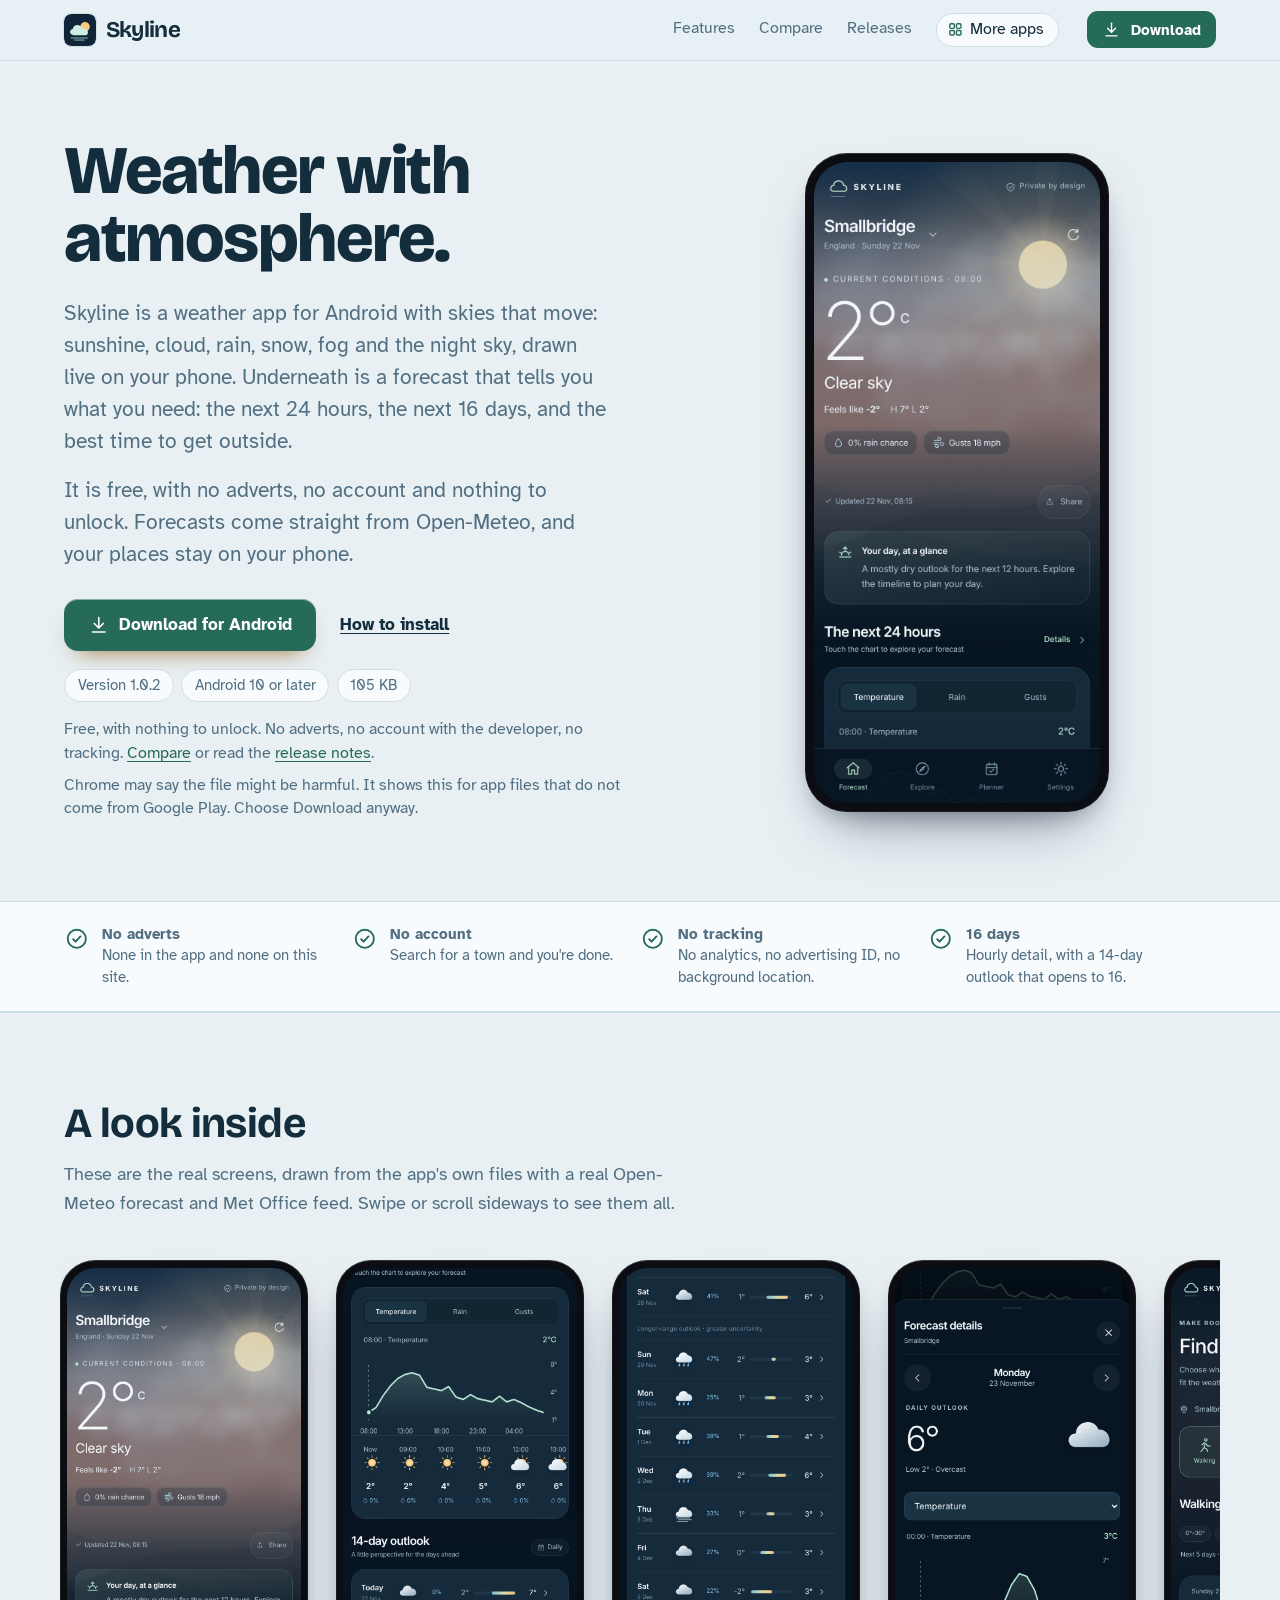
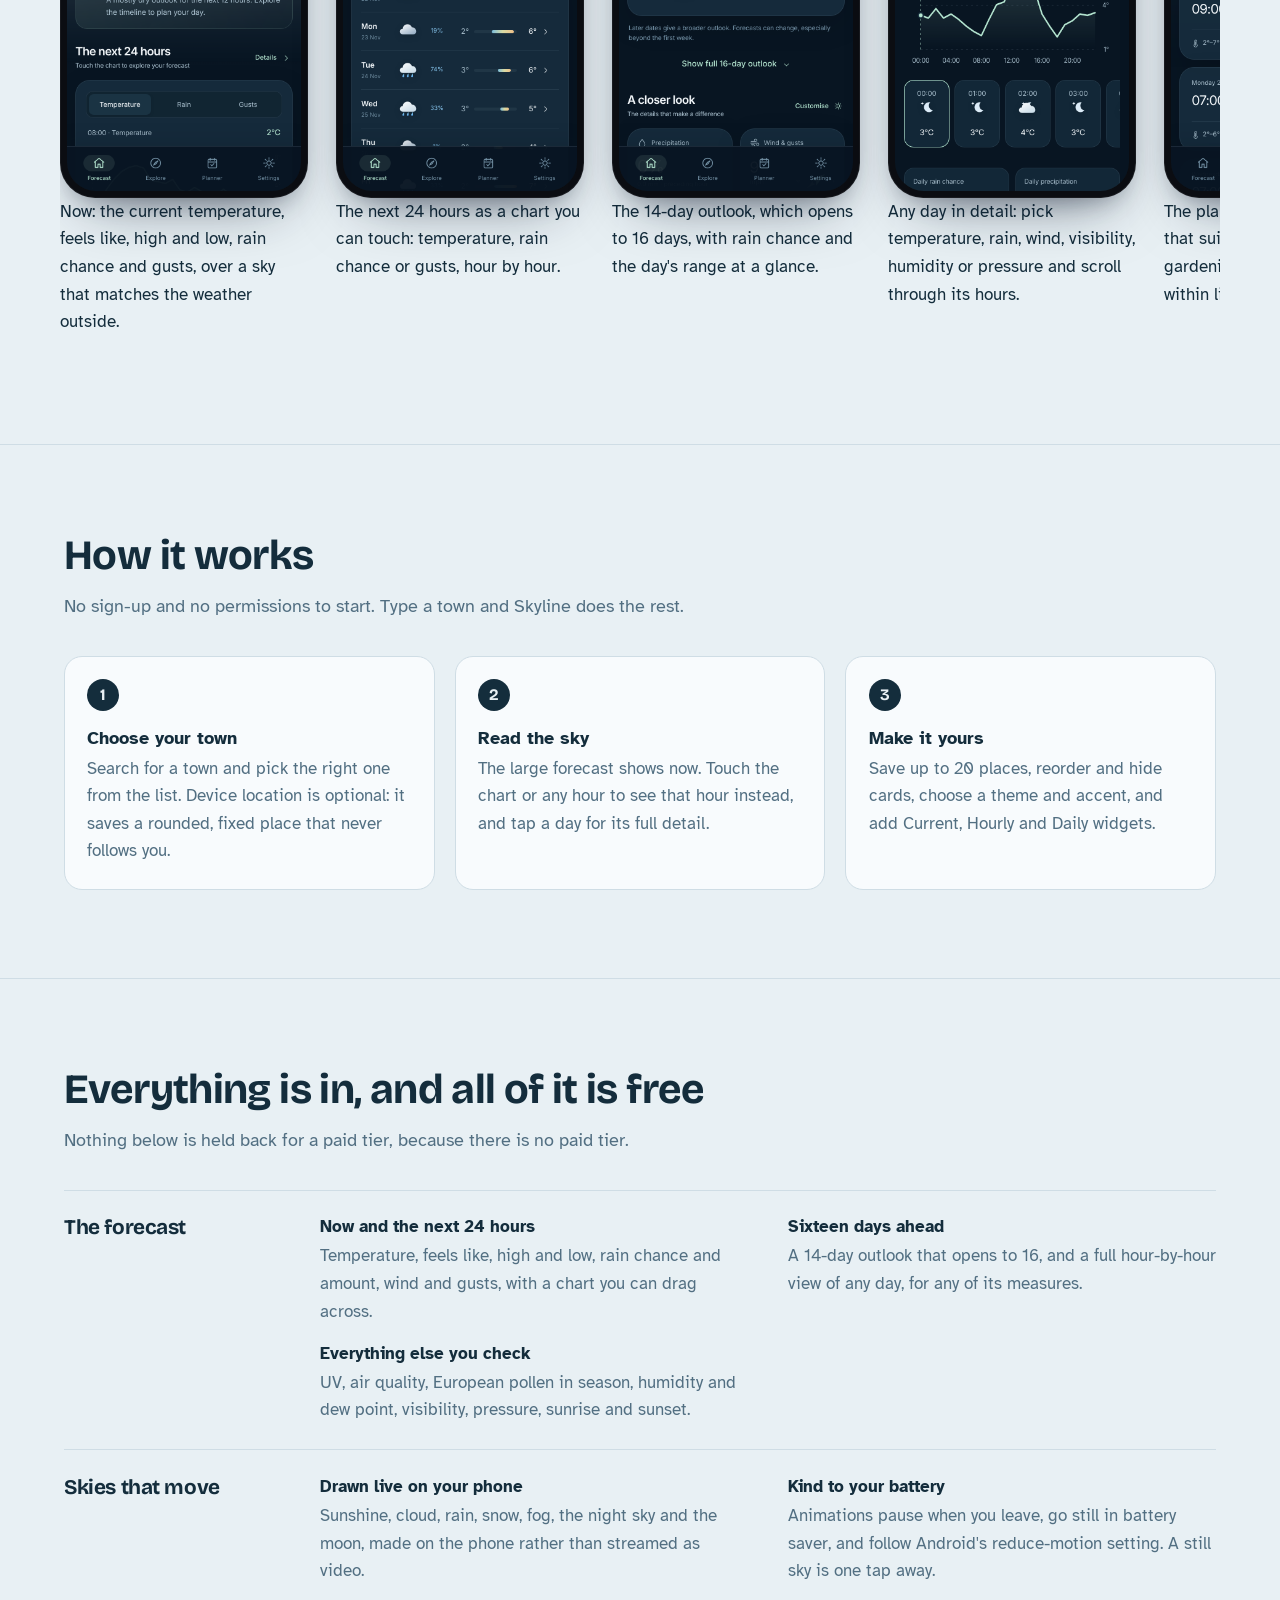
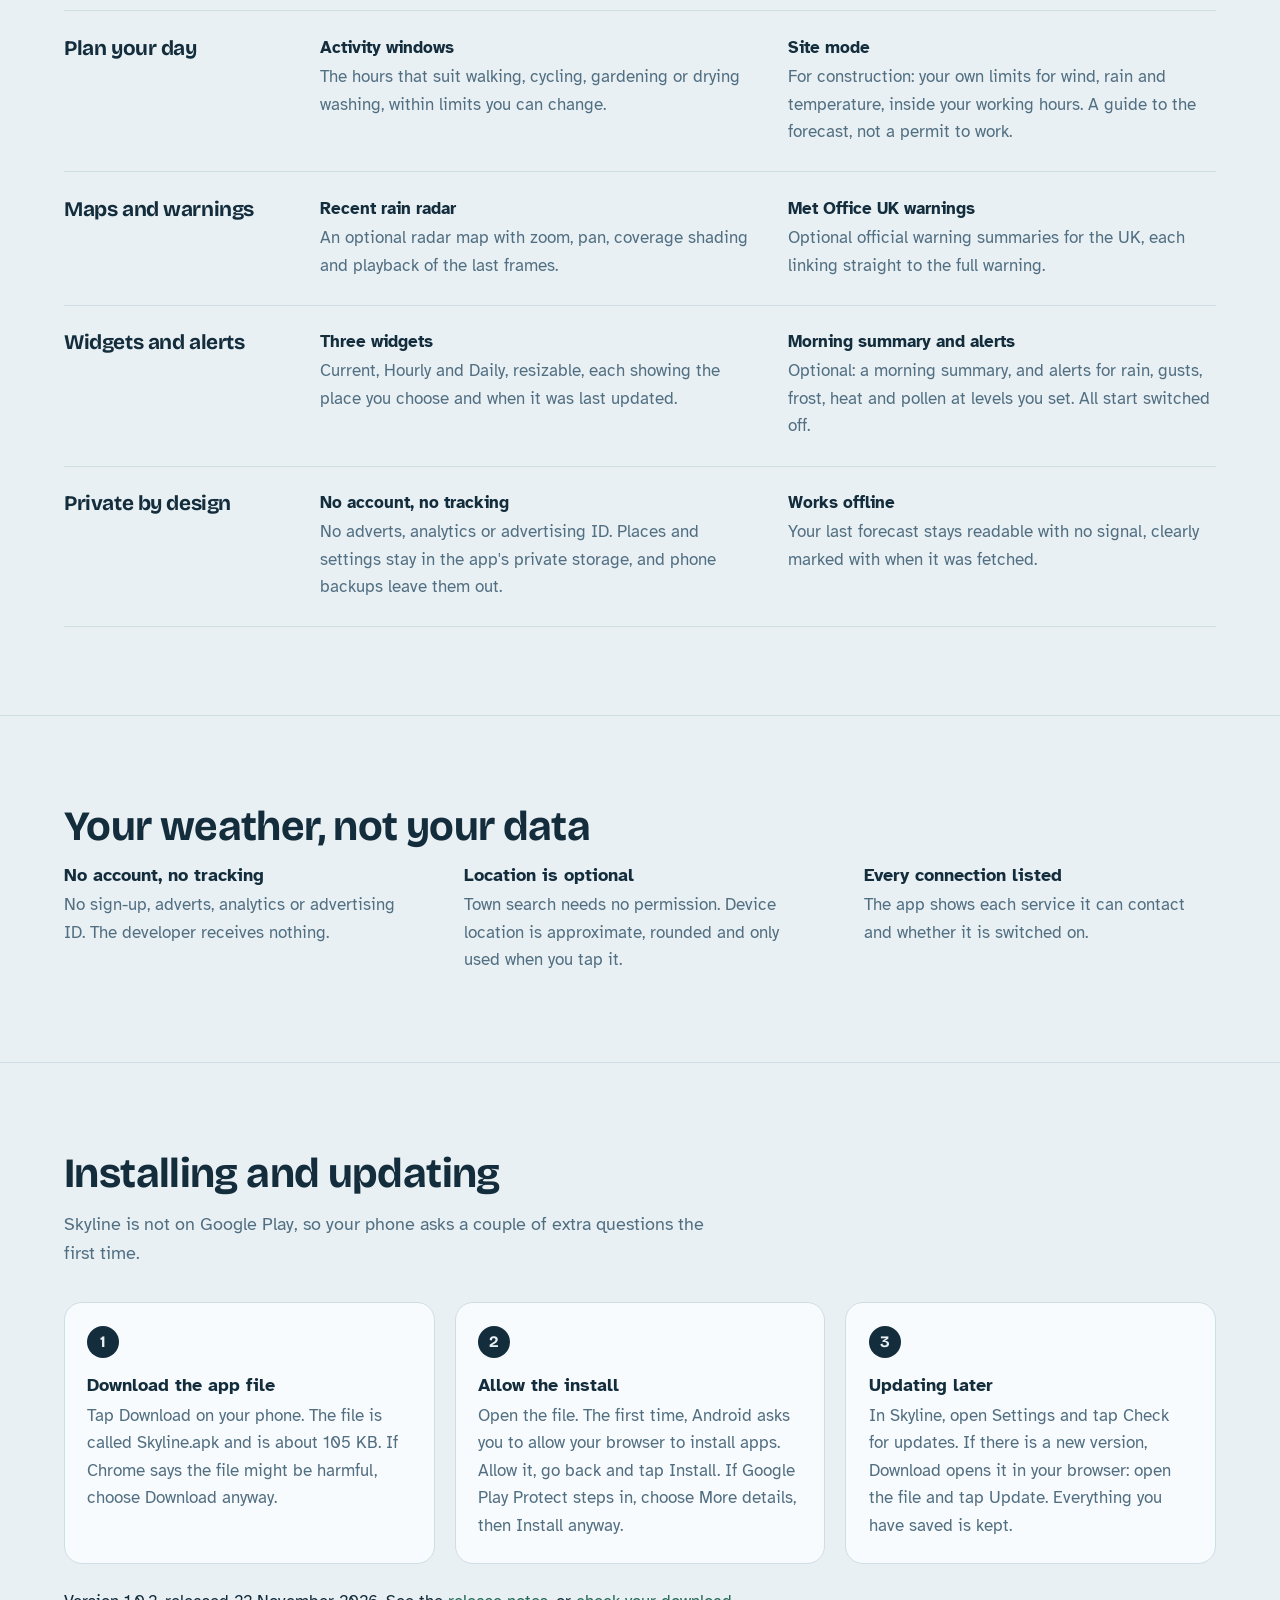
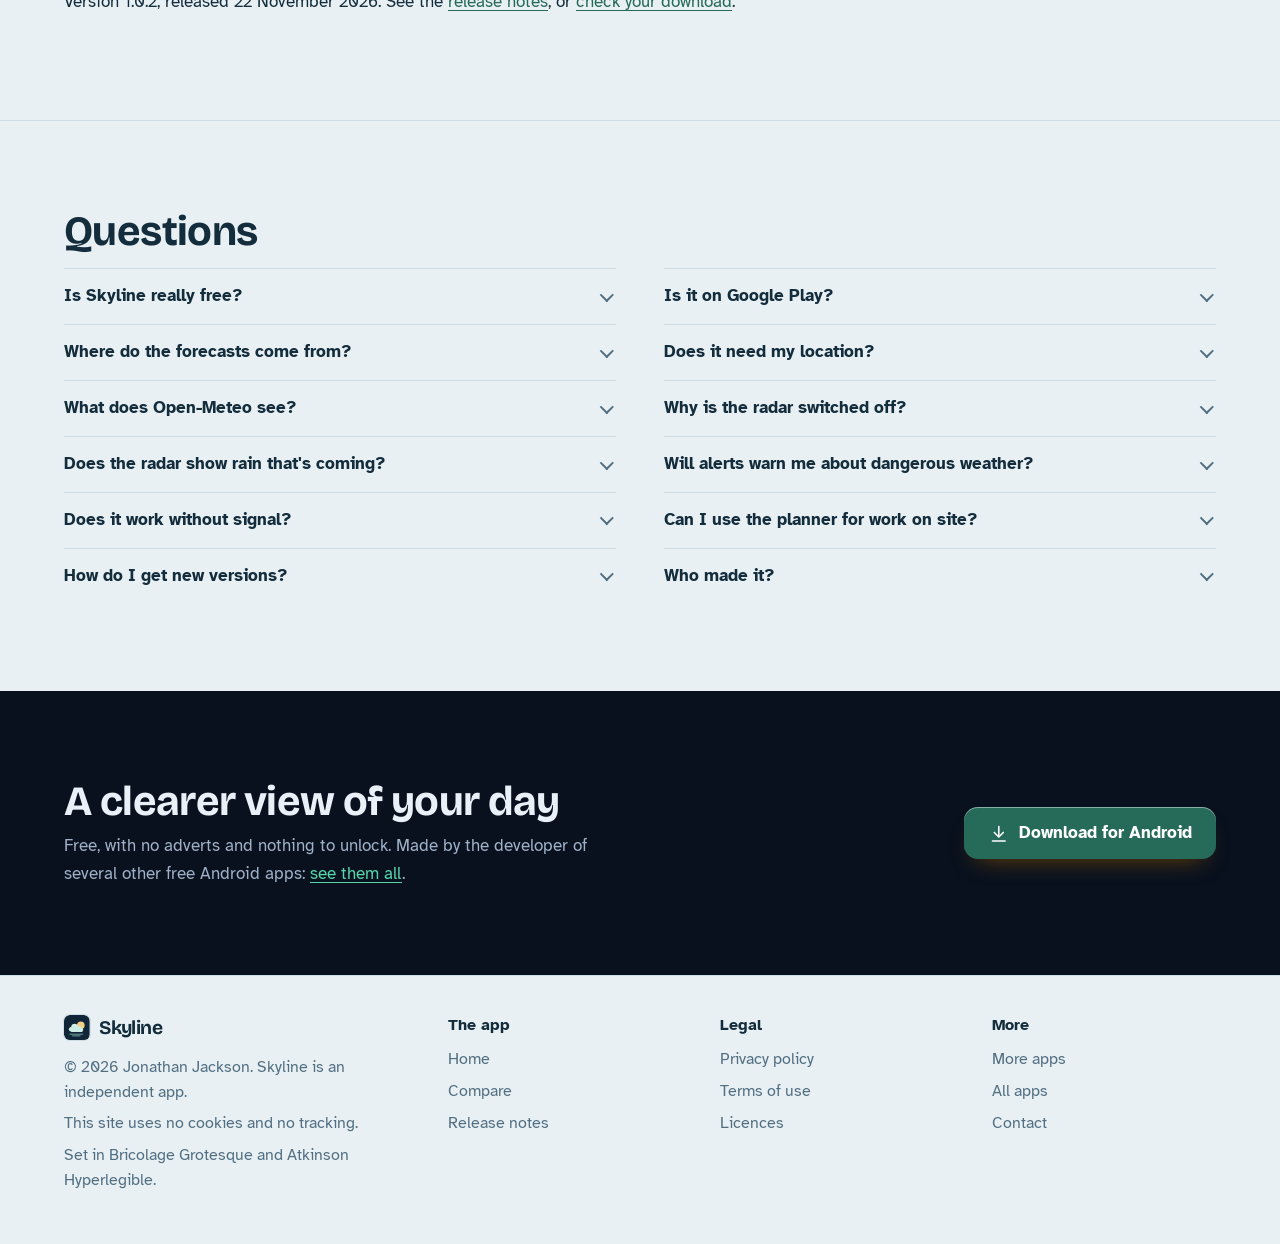
<file: index.html>
<!DOCTYPE html>
<html lang="en-GB">
<head>
<meta charset="utf-8">
<meta name="viewport" content="width=device-width, initial-scale=1">
<title>Skyline: a free, private weather app for Android with animated skies</title>
<meta name="description" content="Skyline is a free Android weather app with live animated skies, hourly charts, a 16-day outlook, air quality and pollen, an activity planner, rain radar, Met Office UK warnings and three widgets. No adverts, no account, no tracking.">
<meta name="author" content="Jonathan Jackson">
<link rel="canonical" href="https://customgpter.github.io/skyline/">
<meta name="theme-color" content="#e8f0f4" media="(prefers-color-scheme: light)">
<meta name="theme-color" content="#081522" media="(prefers-color-scheme: dark)">
<meta property="og:type" content="website">
<meta property="og:site_name" content="Skyline">
<meta property="og:title" content="Skyline: a free, private weather app for Android with animated skies">
<meta property="og:description" content="Skyline is a free Android weather app with live animated skies, hourly charts, a 16-day outlook, air quality and pollen, an activity planner, rain radar, Met Office UK warnings and three widgets. No adverts, no account, no tracking.">
<meta property="og:url" content="https://customgpter.github.io/skyline/">
<meta property="og:image" content="https://customgpter.github.io/skyline/assets/og.png">
<meta property="og:image:width" content="1200">
<meta property="og:image:height" content="630">
<meta property="og:image:alt" content="Skyline&#x27;s forecast screen: the current temperature over an animated sky, with the next 24 hours below">
<meta property="og:locale" content="en_GB">
<meta name="twitter:card" content="summary_large_image">
<link rel="icon" href="./assets/favicon.svg" type="image/svg+xml">
<link rel="apple-touch-icon" href="./assets/apple-touch-icon.png">
<link rel="preload" href="./assets/fonts/bricolage-grotesque-latin.woff2" as="font" type="font/woff2" crossorigin>
<link rel="preload" href="./assets/fonts/atkinson-hyperlegible-latin-400-normal.woff2" as="font" type="font/woff2" crossorigin>
<link rel="stylesheet" href="./assets/site.css?v=1">
<link rel="stylesheet" href="./assets/house.css?v=1">
<link rel="stylesheet" href="./assets/apps-list.css?v=1">
<script src="./assets/apps-list.js?v=1" defer></script>
<script type="application/ld+json">{"@context":"https://schema.org","@type":"SoftwareApplication","name":"Skyline","url":"https://customgpter.github.io/skyline/","description":"Skyline is a free Android weather app with live animated skies, hourly charts, a 16-day outlook, air quality and pollen, an activity planner, rain radar, Met Office UK warnings and three widgets. No adverts, no account, no tracking.","applicationCategory":"WeatherApplication","operatingSystem":"Android 10 or later","softwareVersion":"1.0.2","downloadUrl":"https://github.com/CustomGPTer/skyline/releases/latest/download/Skyline.apk","releaseNotes":"https://customgpter.github.io/skyline/releases.html","offers":{"@type":"Offer","price":"0","priceCurrency":"GBP"},"inLanguage":"en-GB","image":"https://customgpter.github.io/skyline/assets/og.png","featureList":["Now and the next 24 hours","Sixteen days ahead","Everything else you check","Drawn live on your phone","Kind to your battery","Activity windows","Site mode","Recent rain radar","Met Office UK warnings","Three widgets","Morning summary and alerts","No account, no tracking"],"author":{"@type":"Person","name":"Jonathan Jackson"}}</script>
<script type="application/ld+json">{"@context":"https://schema.org","@type":"FAQPage","mainEntity":[{"@type":"Question","name":"Is Skyline really free?","acceptedAnswer":{"@type":"Answer","text":"Yes. There is no paid version, no subscription and no adverts, and nothing in the app is locked."}},{"@type":"Question","name":"Is it on Google Play?","acceptedAnswer":{"@type":"Answer","text":"No. Skyline is a personal project and is downloaded from this site as an Android app file. It needs Android 10 or later and an up-to-date Android System WebView, which comes with every current phone."}},{"@type":"Question","name":"Where do the forecasts come from?","acceptedAnswer":{"@type":"Answer","text":"From Open-Meteo, which combines forecasts from national weather services, including the Met Office's models for the UK. Skyline asks Open-Meteo directly. There is no Skyline server in between."}},{"@type":"Question","name":"Does it need my location?","acceptedAnswer":{"@type":"Answer","text":"No. You can search for a town without giving any permission. If you tap Use approximate location, Android gives Skyline a rough position once, which is rounded to about 2 km and saved as a fixed place. It never follows you and never runs in the background."}},{"@type":"Question","name":"What does Open-Meteo see?","acceptedAnswer":{"@type":"Answer","text":"Your IP address, the town names you search for and the rounded position of each place you look at. Open-Meteo says its troubleshooting logs may hold positions and are deleted after 90 days. Skyline is private, but no weather app that fetches a forecast can be anonymous."}},{"@type":"Question","name":"Why is the radar switched off?","acceptedAnswer":{"@type":"Answer","text":"The radar and the Met Office feed contact other services (RainViewer, OpenStreetMap and the Met Office), so they wait until you turn them on. You can switch each off again in Settings."}},{"@type":"Question","name":"Does the radar show rain that's coming?","acceptedAnswer":{"@type":"Answer","text":"No. It shows the last two hours or so of radar, not a forecast. Clear patches on the map are not a promise of dry weather."}},{"@type":"Question","name":"Will alerts warn me about dangerous weather?","acceptedAnswer":{"@type":"Answer","text":"Skyline's alerts are based on the forecast and checked when Android allows, so they can be late. They are not official warnings and not an emergency service. Official UK warnings are in Explore, and on the Met Office website."}},{"@type":"Question","name":"Does it work without signal?","acceptedAnswer":{"@type":"Answer","text":"Yes. Your last forecast for each place stays on the phone and shows when it was fetched. You need a connection to refresh it."}},{"@type":"Question","name":"Can I use the planner for work on site?","acceptedAnswer":{"@type":"Answer","text":"Site mode helps you see when the forecast meets your own limits for wind, rain and temperature. It does not replace your RAMS, equipment limits, permits or judgement on the day."}},{"@type":"Question","name":"How do I get new versions?","acceptedAnswer":{"@type":"Answer","text":"Open Settings and tap Check for updates. If there is a new version, Download opens it in your browser; open the file and tap Update. It is signed with the same key, so it installs over the old one and keeps your places and settings."}},{"@type":"Question","name":"Who made it?","acceptedAnswer":{"@type":"Answer","text":"Skyline is made by Jonathan Jackson, an independent developer in the United Kingdom. It is not connected with Open-Meteo, the Met Office, RainViewer or OpenStreetMap."}}]}</script>
</head>
<body>
<a class="skip" href="#main">Skip to content</a>
<header class="masthead">
<div class="wrap">
<a class="brand" href="./" aria-label="Skyline home"><svg viewBox="0 0 108 108" aria-hidden="true"><rect width="108" height="108" rx="24" fill="#102638"/><circle cx="71" cy="43" r="16" fill="#F4CE83"/><path fill="#CEEDE4" d="M30,70C17,70 18,51 30,51C30,34 56,31 62,49C78,44 88,65 75,72L30,72Z"/><path d="M25,81L79,81M36,88L68,88" fill="none" stroke="#92CDBE" stroke-width="3" stroke-linecap="round"/></svg><span>Skyline</span></a>
<nav aria-label="Main"><ul><li><a href="./#features">Features</a></li><li><a href="./compare.html">Compare</a></li><li><a href="./releases.html">Releases</a></li><li><a class="more-apps" href="./more-apps.html"><svg class="ico" viewBox="0 0 24 24" aria-hidden="true"><rect x="4" y="4" width="6.5" height="6.5" rx="1.6"/><rect x="13.5" y="4" width="6.5" height="6.5" rx="1.6"/><rect x="4" y="13.5" width="6.5" height="6.5" rx="1.6"/><rect x="13.5" y="13.5" width="6.5" height="6.5" rx="1.6"/></svg>More apps</a></li></ul></nav>
<a class="button small" href="https://github.com/CustomGPTer/skyline/releases/latest/download/Skyline.apk"><svg class="ico" viewBox="0 0 24 24" aria-hidden="true"><path d="M12 4v11"/><path d="M7 10.5l5 5 5-5"/><path d="M5 20h14"/></svg>Download</a>
</div>
</header>
<main id="main">
<div class="hero">
<div class="wrap hero-grid">
<div class="hero-copy">
<h1>Weather with atmosphere.</h1>
<p class="lede">Skyline is a weather app for Android with skies that move: sunshine, cloud, rain, snow, fog and the night sky, drawn live on your phone. Underneath is a forecast that tells you what you need: the next 24 hours, the next 16 days, and the best time to get outside.</p><p class="lede">It is free, with no adverts, no account and nothing to unlock. Forecasts come straight from Open-Meteo, and your places stay on your phone.</p>

<p class="get" id="download"><a class="button" href="https://github.com/CustomGPTer/skyline/releases/latest/download/Skyline.apk"><svg class="ico" viewBox="0 0 24 24" aria-hidden="true"><path d="M12 4v11"/><path d="M7 10.5l5 5 5-5"/><path d="M5 20h14"/></svg>Download for Android</a><a class="aside" href="#install">How to install</a></p>
<ul class="pills"><li>Version 1.0.2</li><li>Android 10 or later</li><li>105 KB</li></ul>
<p class="facts">Free, with nothing to unlock. No adverts, no account with the developer, no tracking. <a href="compare.html">Compare</a> or read the <a href="releases.html">release notes</a>.</p>
<p class="facts">Chrome may say the file might be harmful. It shows this for app files that do not come from Google Play. Choose Download anyway.</p>
</div>
<div class="hero-phone"><div class="phone"><img src="./assets/screens/forecast.png" alt="Now: the current temperature, feels like, high and low, rain chance and gusts, over a sky that matches the weather outside." width="393" height="852" fetchpriority="high"></div></div>
</div>
</div>

<section class="promises" aria-label="In short">
<div class="wrap"><ul><li><svg class="ico" viewBox="0 0 24 24" aria-hidden="true"><circle cx="12" cy="12" r="8.5"/><path d="M8.6 12.4l2.3 2.3 4.5-4.9"/></svg><span><b>No adverts</b><span>None in the app and none on this site.</span></span></li><li><svg class="ico" viewBox="0 0 24 24" aria-hidden="true"><circle cx="12" cy="12" r="8.5"/><path d="M8.6 12.4l2.3 2.3 4.5-4.9"/></svg><span><b>No account</b><span>Search for a town and you&#x27;re done.</span></span></li><li><svg class="ico" viewBox="0 0 24 24" aria-hidden="true"><circle cx="12" cy="12" r="8.5"/><path d="M8.6 12.4l2.3 2.3 4.5-4.9"/></svg><span><b>No tracking</b><span>No analytics, no advertising ID, no background location.</span></span></li><li><svg class="ico" viewBox="0 0 24 24" aria-hidden="true"><circle cx="12" cy="12" r="8.5"/><path d="M8.6 12.4l2.3 2.3 4.5-4.9"/></svg><span><b>16 days</b><span>Hourly detail, with a 14-day outlook that opens to 16.</span></span></li></ul></div>
</section>

<section id="screens" aria-labelledby="screens-h">
<div class="wrap">
<h2 id="screens-h">A look inside</h2>
<p class="intro">These are the real screens, drawn from the app&#x27;s own files with a real Open-Meteo forecast and Met Office feed. Swipe or scroll sideways to see them all.</p>
<div class="gallery" tabindex="0" role="region" aria-label="Screens from Skyline"><figure class="shot"><div class="phone"><img src="./assets/screens/forecast.png" alt="Now: the current temperature, feels like, high and low, rain chance and gusts, over a sky that matches the weather outside." width="393" height="852" loading="eager" decoding="async"></div><figcaption>Now: the current temperature, feels like, high and low, rain chance and gusts, over a sky that matches the weather outside.</figcaption></figure><figure class="shot"><div class="phone"><img src="./assets/screens/hourly.png" alt="The next 24 hours as a chart you can touch: temperature, rain chance or gusts, hour by hour." width="393" height="852" loading="eager" decoding="async"></div><figcaption>The next 24 hours as a chart you can touch: temperature, rain chance or gusts, hour by hour.</figcaption></figure><figure class="shot"><div class="phone"><img src="./assets/screens/daily.png" alt="The 14-day outlook, which opens to 16 days, with rain chance and the day&#x27;s range at a glance." width="393" height="852" loading="eager" decoding="async"></div><figcaption>The 14-day outlook, which opens to 16 days, with rain chance and the day&#x27;s range at a glance.</figcaption></figure><figure class="shot"><div class="phone"><img src="./assets/screens/details.png" alt="Any day in detail: pick temperature, rain, wind, visibility, humidity or pressure and scroll through its hours." width="393" height="852" loading="eager" decoding="async"></div><figcaption>Any day in detail: pick temperature, rain, wind, visibility, humidity or pressure and scroll through its hours.</figcaption></figure><figure class="shot"><div class="phone"><img src="./assets/screens/planner.png" alt="The planner finds the windows that suit walking, cycling, gardening or drying washing, within limits you set." width="393" height="852" loading="eager" decoding="async"></div><figcaption>The planner finds the windows that suit walking, cycling, gardening or drying washing, within limits you set.</figcaption></figure><figure class="shot"><div class="phone"><img src="./assets/screens/warnings.png" alt="Official Met Office UK warnings, each linked to the full warning. Off until you switch it on." width="393" height="852" loading="eager" decoding="async"></div><figcaption>Official Met Office UK warnings, each linked to the full warning. Off until you switch it on.</figcaption></figure><figure class="shot"><div class="phone"><img src="./assets/screens/privacy.png" alt="Privacy in plain language: every connection the app can make, and whether it is on." width="393" height="852" loading="eager" decoding="async"></div><figcaption>Privacy in plain language: every connection the app can make, and whether it is on.</figcaption></figure><figure class="shot"><div class="phone"><img src="./assets/screens/forecast-light.png" alt="The same forecast in the daylight theme. There are also dark, AMOLED black and follow-system themes." width="393" height="852" loading="eager" decoding="async"></div><figcaption>The same forecast in the daylight theme. There are also dark, AMOLED black and follow-system themes.</figcaption></figure></div>
</div>
</section>

<section id="how" aria-labelledby="how-h">
<div class="wrap">
<h2 id="how-h">How it works</h2>
<p class="intro">No sign-up and no permissions to start. Type a town and Skyline does the rest.</p>
<ol class="steps"><li><h3>Choose your town</h3><p>Search for a town and pick the right one from the list. Device location is optional: it saves a rounded, fixed place that never follows you.</p></li><li><h3>Read the sky</h3><p>The large forecast shows now. Touch the chart or any hour to see that hour instead, and tap a day for its full detail.</p></li><li><h3>Make it yours</h3><p>Save up to 20 places, reorder and hide cards, choose a theme and accent, and add Current, Hourly and Daily widgets.</p></li></ol>
</div>
</section>

<section id="features" aria-labelledby="features-h">
<div class="wrap">
<h2 id="features-h">Everything is in, and all of it is free</h2>
<p class="intro">Nothing below is held back for a paid tier, because there is no paid tier.</p>
<div class="groups"><div class="group"><h3>The forecast</h3><dl><div><dt>Now and the next 24 hours</dt><dd>Temperature, feels like, high and low, rain chance and amount, wind and gusts, with a chart you can drag across.</dd></div><div><dt>Sixteen days ahead</dt><dd>A 14-day outlook that opens to 16, and a full hour-by-hour view of any day, for any of its measures.</dd></div><div><dt>Everything else you check</dt><dd>UV, air quality, European pollen in season, humidity and dew point, visibility, pressure, sunrise and sunset.</dd></div></dl></div><div class="group"><h3>Skies that move</h3><dl><div><dt>Drawn live on your phone</dt><dd>Sunshine, cloud, rain, snow, fog, the night sky and the moon, made on the phone rather than streamed as video.</dd></div><div><dt>Kind to your battery</dt><dd>Animations pause when you leave, go still in battery saver, and follow Android's reduce-motion setting. A still sky is one tap away.</dd></div></dl></div><div class="group"><h3>Plan your day</h3><dl><div><dt>Activity windows</dt><dd>The hours that suit walking, cycling, gardening or drying washing, within limits you can change.</dd></div><div><dt>Site mode</dt><dd>For construction: your own limits for wind, rain and temperature, inside your working hours. A guide to the forecast, not a permit to work.</dd></div></dl></div><div class="group"><h3>Maps and warnings</h3><dl><div><dt>Recent rain radar</dt><dd>An optional radar map with zoom, pan, coverage shading and playback of the last frames.</dd></div><div><dt>Met Office UK warnings</dt><dd>Optional official warning summaries for the UK, each linking straight to the full warning.</dd></div></dl></div><div class="group"><h3>Widgets and alerts</h3><dl><div><dt>Three widgets</dt><dd>Current, Hourly and Daily, resizable, each showing the place you choose and when it was last updated.</dd></div><div><dt>Morning summary and alerts</dt><dd>Optional: a morning summary, and alerts for rain, gusts, frost, heat and pollen at levels you set. All start switched off.</dd></div></dl></div><div class="group"><h3>Private by design</h3><dl><div><dt>No account, no tracking</dt><dd>No adverts, analytics or advertising ID. Places and settings stay in the app's private storage, and phone backups leave them out.</dd></div><div><dt>Works offline</dt><dd>Your last forecast stays readable with no signal, clearly marked with when it was fetched.</dd></div></dl></div></div>
</div>
</section>

<section id="privacy" aria-labelledby="privacy-h">
<div class="wrap">
<h2 id="privacy-h">Your weather, not your data</h2>
<ul class="plain"><li><h3>No account, no tracking</h3><p>No sign-up, adverts, analytics or advertising ID. The developer receives nothing.</p></li><li><h3>Location is optional</h3><p>Town search needs no permission. Device location is approximate, rounded and only used when you tap it.</p></li><li><h3>Every connection listed</h3><p>The app shows each service it can contact and whether it is switched on.</p></li></ul>
</div>
</section>

<section id="install" aria-labelledby="install-h">
<div class="wrap">
<h2 id="install-h">Installing and updating</h2>
<p class="intro">Skyline is not on Google Play, so your phone asks a couple of extra questions the first time.</p>
<ol class="steps"><li><h3>Download the app file</h3><p>Tap Download on your phone. The file is called Skyline.apk and is about 105 KB. If Chrome says the file might be harmful, choose Download anyway.</p></li><li><h3>Allow the install</h3><p>Open the file. The first time, Android asks you to allow your browser to install apps. Allow it, go back and tap Install. If Google Play Protect steps in, choose More details, then Install anyway.</p></li><li><h3>Updating later</h3><p>In Skyline, open Settings and tap Check for updates. If there is a new version, Download opens it in your browser: open the file and tap Update. Everything you have saved is kept.</p></li></ol>
<p class="after-table">Version 1.0.2, released 22 November 2026. See the <a href="releases.html">release notes</a>, or <a href="releases.html#checking">check your download</a>.</p>
</div>
</section>

<section id="questions" aria-labelledby="questions-h">
<div class="wrap">
<h2 id="questions-h">Questions</h2>
<div class="faq"><details><summary>Is Skyline really free?</summary><p>Yes. There is no paid version, no subscription and no adverts, and nothing in the app is locked.</p></details><details><summary>Is it on Google Play?</summary><p>No. Skyline is a personal project and is downloaded from this site as an Android app file. It needs Android 10 or later and an up-to-date Android System WebView, which comes with every current phone.</p></details><details><summary>Where do the forecasts come from?</summary><p>From Open-Meteo, which combines forecasts from national weather services, including the Met Office's models for the UK. Skyline asks Open-Meteo directly. There is no Skyline server in between.</p></details><details><summary>Does it need my location?</summary><p>No. You can search for a town without giving any permission. If you tap Use approximate location, Android gives Skyline a rough position once, which is rounded to about 2 km and saved as a fixed place. It never follows you and never runs in the background.</p></details><details><summary>What does Open-Meteo see?</summary><p>Your IP address, the town names you search for and the rounded position of each place you look at. Open-Meteo says its troubleshooting logs may hold positions and are deleted after 90 days. Skyline is private, but no weather app that fetches a forecast can be anonymous.</p></details><details><summary>Why is the radar switched off?</summary><p>The radar and the Met Office feed contact other services (RainViewer, OpenStreetMap and the Met Office), so they wait until you turn them on. You can switch each off again in Settings.</p></details><details><summary>Does the radar show rain that&#x27;s coming?</summary><p>No. It shows the last two hours or so of radar, not a forecast. Clear patches on the map are not a promise of dry weather.</p></details><details><summary>Will alerts warn me about dangerous weather?</summary><p>Skyline's alerts are based on the forecast and checked when Android allows, so they can be late. They are not official warnings and not an emergency service. Official UK warnings are in Explore, and on the Met Office website.</p></details><details><summary>Does it work without signal?</summary><p>Yes. Your last forecast for each place stays on the phone and shows when it was fetched. You need a connection to refresh it.</p></details><details><summary>Can I use the planner for work on site?</summary><p>Site mode helps you see when the forecast meets your own limits for wind, rain and temperature. It does not replace your RAMS, equipment limits, permits or judgement on the day.</p></details><details><summary>How do I get new versions?</summary><p>Open Settings and tap Check for updates. If there is a new version, Download opens it in your browser; open the file and tap Update. It is signed with the same key, so it installs over the old one and keeps your places and settings.</p></details><details><summary>Who made it?</summary><p>Skyline is made by Jonathan Jackson, an independent developer in the United Kingdom. It is not connected with Open-Meteo, the Met Office, RainViewer or OpenStreetMap.</p></details></div>
</div>
</section>

<section class="closing" aria-labelledby="closing-h">
<div class="wrap">
<div><h2 id="closing-h">A clearer view of your day</h2><p>Free, with no adverts and nothing to unlock. Made by the developer of several other free Android apps: <a href="more-apps.html">see them all</a>.</p></div>
<a class="button" href="https://github.com/CustomGPTer/skyline/releases/latest/download/Skyline.apk"><svg class="ico" viewBox="0 0 24 24" aria-hidden="true"><path d="M12 4v11"/><path d="M7 10.5l5 5 5-5"/><path d="M5 20h14"/></svg>Download for Android</a>
</div>
</section>
</main>
<footer class="colophon">
<div class="wrap">
<div>
<a class="brand" href="./" aria-label="Skyline home"><svg viewBox="0 0 108 108" aria-hidden="true"><rect width="108" height="108" rx="24" fill="#102638"/><circle cx="71" cy="43" r="16" fill="#F4CE83"/><path fill="#CEEDE4" d="M30,70C17,70 18,51 30,51C30,34 56,31 62,49C78,44 88,65 75,72L30,72Z"/><path d="M25,81L79,81M36,88L68,88" fill="none" stroke="#92CDBE" stroke-width="3" stroke-linecap="round"/></svg><span>Skyline</span></a>
<p>&copy; 2026 Jonathan Jackson. Skyline is an independent app.</p>
<p>This site uses no cookies and no tracking.</p>
<p>Set in Bricolage Grotesque and Atkinson Hyperlegible.</p>
</div>
<nav aria-label="The app"><h2>The app</h2><ul>
<li><a href="./">Home</a></li>
<li><a href="./compare.html">Compare</a></li>
<li><a href="./releases.html">Release notes</a></li>

</ul></nav>
<nav aria-label="Legal"><h2>Legal</h2><ul>
<li><a href="./privacy.html">Privacy policy</a></li>
<li><a href="./terms.html">Terms of use</a></li>
<li><a href="./licences.html">Licences</a></li>
</ul></nav>
<nav aria-label="More"><h2>More</h2><ul>
<li><a href="./more-apps.html">More apps</a></li>
<li><a href="https://customgpter.github.io/">All apps</a></li>
<li><a href="https://github.com/CustomGPTer/skyline/issues">Contact</a></li>
</ul></nav>
</div>
</footer>
</body>
</html>
</file>
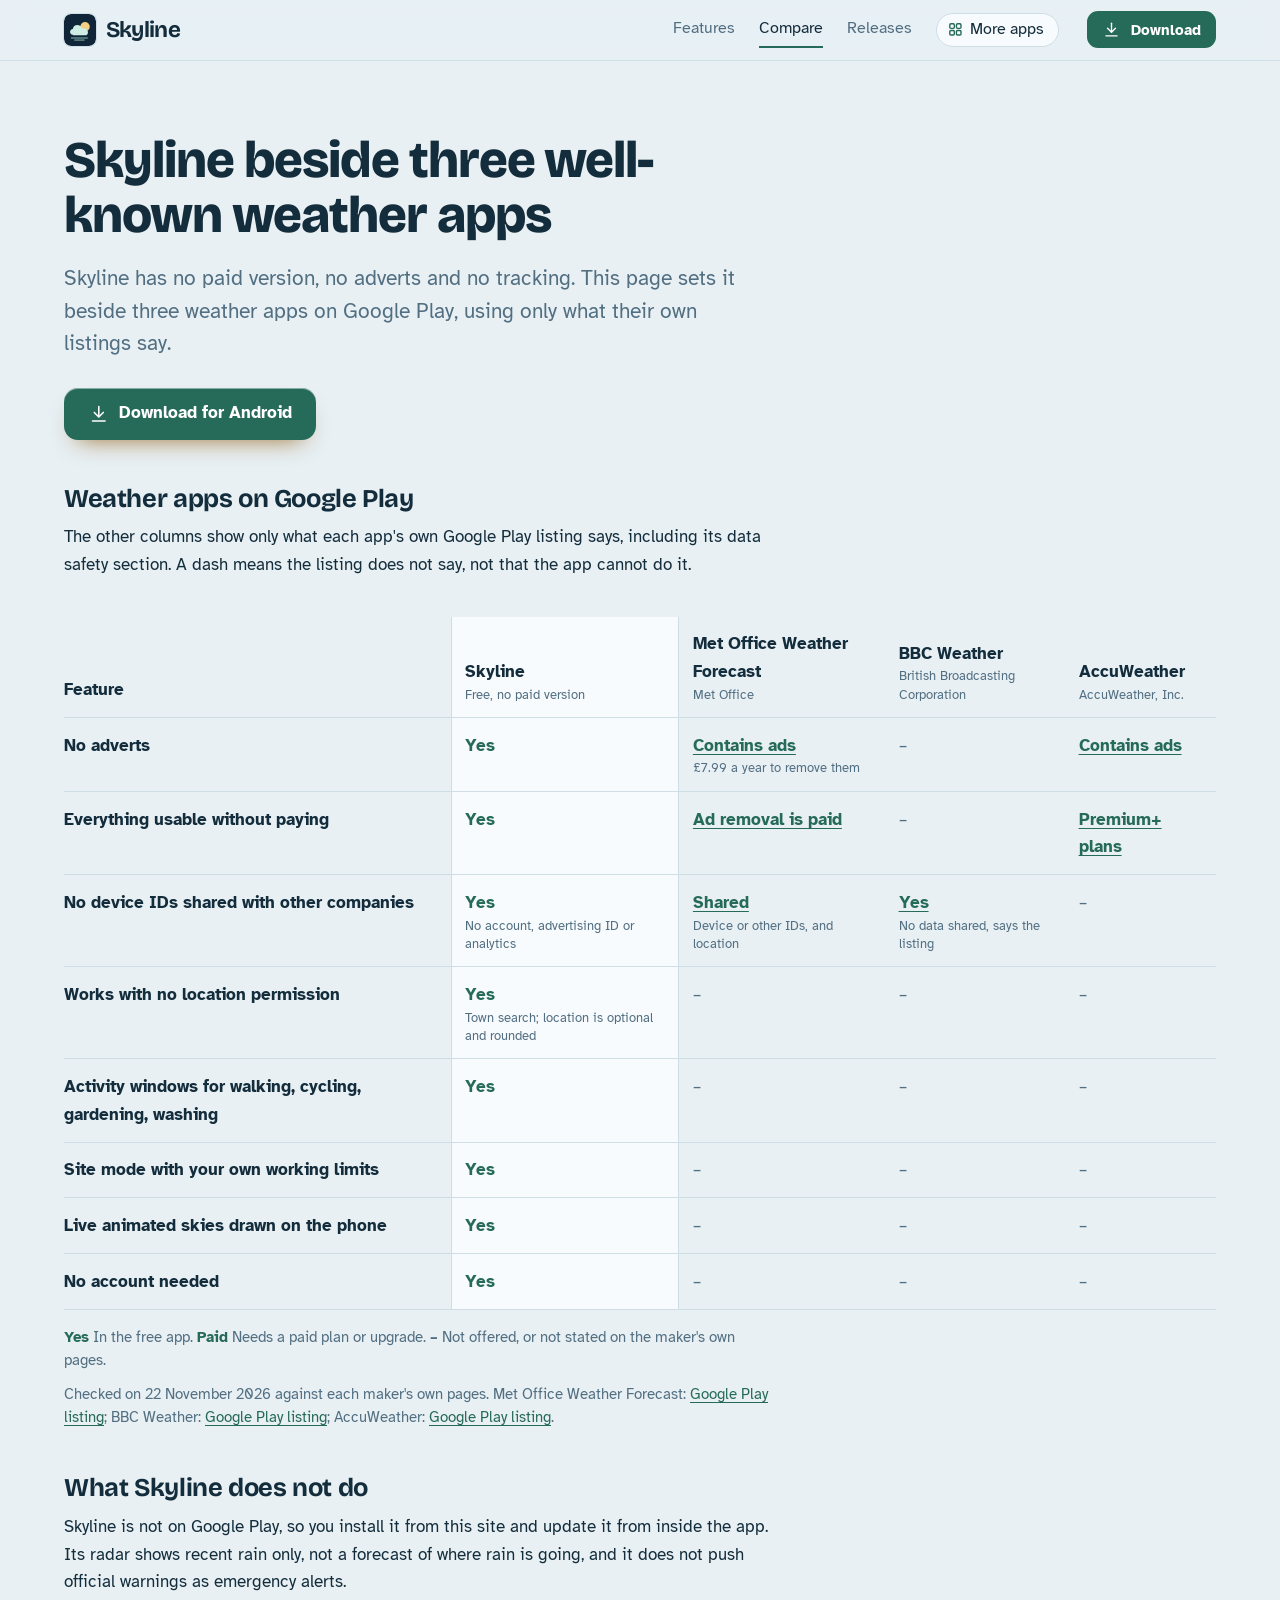
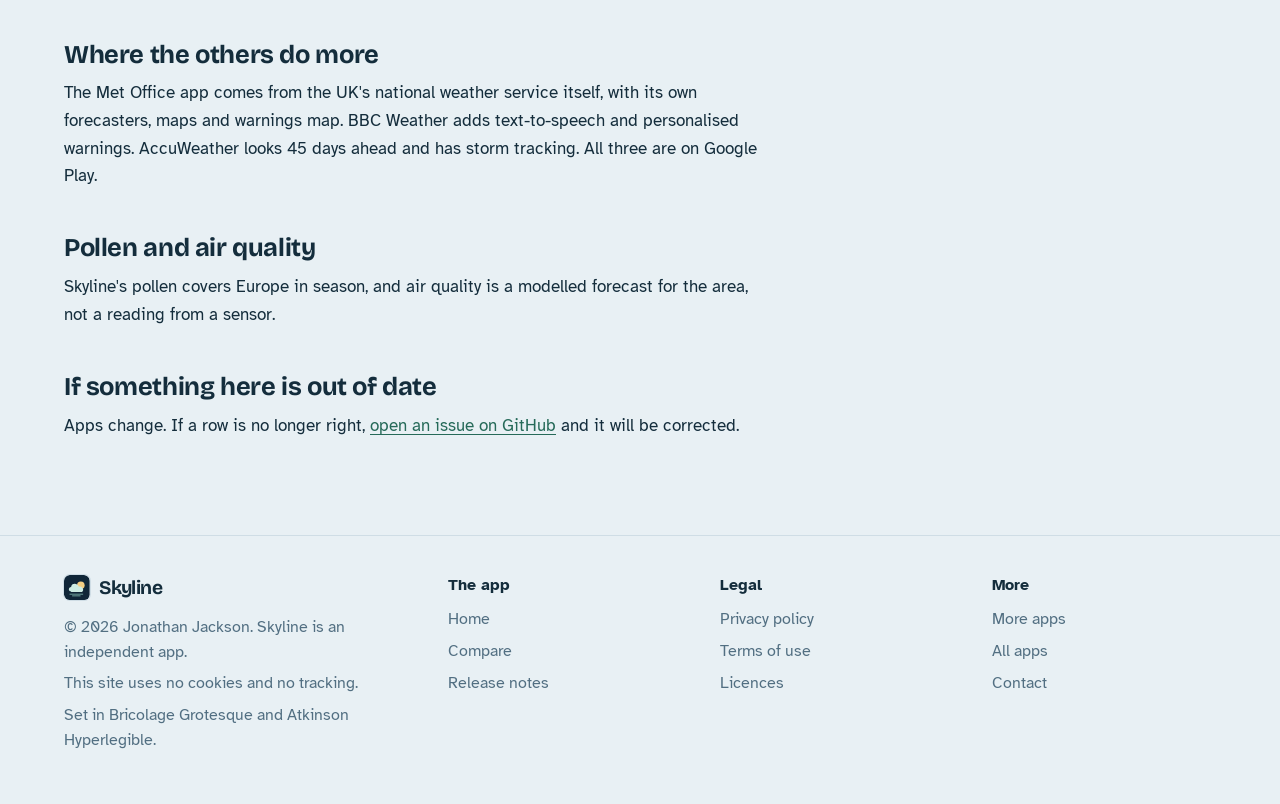
<file: compare.html>
<!DOCTYPE html>
<html lang="en-GB">
<head>
<meta charset="utf-8">
<meta name="viewport" content="width=device-width, initial-scale=1">
<title>Skyline compared with other weather apps</title>
<meta name="description" content="How Skyline compares with the Met Office, BBC Weather and AccuWeather apps, row by row, with each claim linked to the app&#x27;s own Google Play listing.">
<meta name="author" content="Jonathan Jackson">
<link rel="canonical" href="https://customgpter.github.io/skyline/compare.html">
<meta name="theme-color" content="#e8f0f4" media="(prefers-color-scheme: light)">
<meta name="theme-color" content="#081522" media="(prefers-color-scheme: dark)">
<meta property="og:type" content="website">
<meta property="og:site_name" content="Skyline">
<meta property="og:title" content="Skyline compared with other weather apps">
<meta property="og:description" content="How Skyline compares with the Met Office, BBC Weather and AccuWeather apps, row by row, with each claim linked to the app&#x27;s own Google Play listing.">
<meta property="og:url" content="https://customgpter.github.io/skyline/compare.html">
<meta property="og:image" content="https://customgpter.github.io/skyline/assets/og.png">
<meta property="og:image:width" content="1200">
<meta property="og:image:height" content="630">
<meta property="og:image:alt" content="Skyline&#x27;s forecast screen: the current temperature over an animated sky, with the next 24 hours below">
<meta property="og:locale" content="en_GB">
<meta name="twitter:card" content="summary_large_image">
<link rel="icon" href="./assets/favicon.svg" type="image/svg+xml">
<link rel="apple-touch-icon" href="./assets/apple-touch-icon.png">
<link rel="preload" href="./assets/fonts/bricolage-grotesque-latin.woff2" as="font" type="font/woff2" crossorigin>
<link rel="preload" href="./assets/fonts/atkinson-hyperlegible-latin-400-normal.woff2" as="font" type="font/woff2" crossorigin>
<link rel="stylesheet" href="./assets/site.css?v=1">
<link rel="stylesheet" href="./assets/house.css?v=1">
<link rel="stylesheet" href="./assets/apps-list.css?v=1">
<script src="./assets/apps-list.js?v=1" defer></script>
</head>
<body>
<a class="skip" href="#main">Skip to content</a>
<header class="masthead">
<div class="wrap">
<a class="brand" href="./" aria-label="Skyline home"><svg viewBox="0 0 108 108" aria-hidden="true"><rect width="108" height="108" rx="24" fill="#102638"/><circle cx="71" cy="43" r="16" fill="#F4CE83"/><path fill="#CEEDE4" d="M30,70C17,70 18,51 30,51C30,34 56,31 62,49C78,44 88,65 75,72L30,72Z"/><path d="M25,81L79,81M36,88L68,88" fill="none" stroke="#92CDBE" stroke-width="3" stroke-linecap="round"/></svg><span>Skyline</span></a>
<nav aria-label="Main"><ul><li><a href="./#features">Features</a></li><li><a href="./compare.html" aria-current="page">Compare</a></li><li><a href="./releases.html">Releases</a></li><li><a class="more-apps" href="./more-apps.html"><svg class="ico" viewBox="0 0 24 24" aria-hidden="true"><rect x="4" y="4" width="6.5" height="6.5" rx="1.6"/><rect x="13.5" y="4" width="6.5" height="6.5" rx="1.6"/><rect x="4" y="13.5" width="6.5" height="6.5" rx="1.6"/><rect x="13.5" y="13.5" width="6.5" height="6.5" rx="1.6"/></svg>More apps</a></li></ul></nav>
<a class="button small" href="https://github.com/CustomGPTer/skyline/releases/latest/download/Skyline.apk"><svg class="ico" viewBox="0 0 24 24" aria-hidden="true"><path d="M12 4v11"/><path d="M7 10.5l5 5 5-5"/><path d="M5 20h14"/></svg>Download</a>
</div>
</header>
<main id="main" class="doc">
<div class="wrap">
<div class="measure">
<h1>Skyline beside three well-known weather apps</h1>
<p class="lede">Skyline has no paid version, no adverts and no tracking. This page sets it beside three weather apps on Google Play, using only what their own listings say.</p>
<p class="get"><a class="button" href="https://github.com/CustomGPTer/skyline/releases/latest/download/Skyline.apk"><svg class="ico" viewBox="0 0 24 24" aria-hidden="true"><path d="M12 4v11"/><path d="M7 10.5l5 5 5-5"/><path d="M5 20h14"/></svg>Download for Android</a></p>
<h2 id="table">Weather apps on Google Play</h2>
<p>The other columns show only what each app's own Google Play listing says, including its data safety section. A dash means the listing does not say, not that the app cannot do it.</p>
</div>
<div class="scroll">
<table class="cmp">
<thead><tr><th scope="col">Feature</th><th scope="col" class="ours">Skyline<small>Free, no paid version</small></th><th scope="col">Met Office Weather Forecast<small>Met Office</small></th><th scope="col">BBC Weather<small>British Broadcasting Corporation</small></th><th scope="col">AccuWeather<small>AccuWeather, Inc.</small></th></tr></thead>
<tbody>
<tr><th scope="row">No adverts</th><td class="yes ours"><span class="app">Skyline</span><span class="v">Yes</span></td><td class="pay"><span class="app">Met Office Weather Forecast</span><span class="v"><a href="https://play.google.com/store/apps/details?id=uk.gov.metoffice.weather.android&hl=en_GB">Contains ads</a><small>&pound;7.99 a year to remove them</small></span></td><td class="na"><span class="app">BBC Weather</span><span class="v">&ndash;</span></td><td class="pay"><span class="app">AccuWeather</span><span class="v"><a href="https://play.google.com/store/apps/details?id=com.accuweather.android&hl=en_GB">Contains ads</a></span></td></tr>
<tr><th scope="row">Everything usable without paying</th><td class="yes ours"><span class="app">Skyline</span><span class="v">Yes</span></td><td class="pay"><span class="app">Met Office Weather Forecast</span><span class="v"><a href="https://play.google.com/store/apps/details?id=uk.gov.metoffice.weather.android&hl=en_GB">Ad removal is paid</a></span></td><td class="na"><span class="app">BBC Weather</span><span class="v">&ndash;</span></td><td class="pay"><span class="app">AccuWeather</span><span class="v"><a href="https://play.google.com/store/apps/details?id=com.accuweather.android&hl=en_GB">Premium+ plans</a></span></td></tr>
<tr><th scope="row">No device IDs shared with other companies</th><td class="yes ours"><span class="app">Skyline</span><span class="v">Yes<small>No account, advertising ID or analytics</small></span></td><td class="pay"><span class="app">Met Office Weather Forecast</span><span class="v"><a href="https://play.google.com/store/apps/details?id=uk.gov.metoffice.weather.android&hl=en_GB">Shared</a><small>Device or other IDs, and location</small></span></td><td class="yes"><span class="app">BBC Weather</span><span class="v"><a href="https://play.google.com/store/apps/details?id=bbc.mobile.weather&hl=en_GB">Yes</a><small>No data shared, says the listing</small></span></td><td class="na"><span class="app">AccuWeather</span><span class="v">&ndash;</span></td></tr>
<tr><th scope="row">Works with no location permission</th><td class="yes ours"><span class="app">Skyline</span><span class="v">Yes<small>Town search; location is optional and rounded</small></span></td><td class="na"><span class="app">Met Office Weather Forecast</span><span class="v">&ndash;</span></td><td class="na"><span class="app">BBC Weather</span><span class="v">&ndash;</span></td><td class="na"><span class="app">AccuWeather</span><span class="v">&ndash;</span></td></tr>
<tr><th scope="row">Activity windows for walking, cycling, gardening, washing</th><td class="yes ours"><span class="app">Skyline</span><span class="v">Yes</span></td><td class="na"><span class="app">Met Office Weather Forecast</span><span class="v">&ndash;</span></td><td class="na"><span class="app">BBC Weather</span><span class="v">&ndash;</span></td><td class="na"><span class="app">AccuWeather</span><span class="v">&ndash;</span></td></tr>
<tr><th scope="row">Site mode with your own working limits</th><td class="yes ours"><span class="app">Skyline</span><span class="v">Yes</span></td><td class="na"><span class="app">Met Office Weather Forecast</span><span class="v">&ndash;</span></td><td class="na"><span class="app">BBC Weather</span><span class="v">&ndash;</span></td><td class="na"><span class="app">AccuWeather</span><span class="v">&ndash;</span></td></tr>
<tr><th scope="row">Live animated skies drawn on the phone</th><td class="yes ours"><span class="app">Skyline</span><span class="v">Yes</span></td><td class="na"><span class="app">Met Office Weather Forecast</span><span class="v">&ndash;</span></td><td class="na"><span class="app">BBC Weather</span><span class="v">&ndash;</span></td><td class="na"><span class="app">AccuWeather</span><span class="v">&ndash;</span></td></tr>
<tr><th scope="row">No account needed</th><td class="yes ours"><span class="app">Skyline</span><span class="v">Yes</span></td><td class="na"><span class="app">Met Office Weather Forecast</span><span class="v">&ndash;</span></td><td class="na"><span class="app">BBC Weather</span><span class="v">&ndash;</span></td><td class="na"><span class="app">AccuWeather</span><span class="v">&ndash;</span></td></tr>
</tbody>
</table>
</div>
<div class="measure">
<p class="key"><strong class="yes">Yes</strong> In the free app. <strong class="pay">Paid</strong> Needs a paid plan or upgrade. <strong>&ndash;</strong> Not offered, or not stated on the maker's own pages.</p>
<p class="key">Checked on 22 November 2026 against each maker's own pages. Met Office Weather Forecast: <a href="https://play.google.com/store/apps/details?id=uk.gov.metoffice.weather.android&hl=en_GB">Google Play listing</a>; BBC Weather: <a href="https://play.google.com/store/apps/details?id=bbc.mobile.weather&hl=en_GB">Google Play listing</a>; AccuWeather: <a href="https://play.google.com/store/apps/details?id=com.accuweather.android&hl=en_GB">Google Play listing</a>.</p>
<h2>What Skyline does not do</h2><p>Skyline is not on Google Play, so you install it from this site and update it from inside the app. Its radar shows recent rain only, not a forecast of where rain is going, and it does not push official warnings as emergency alerts.</p><h2>Where the others do more</h2><p>The Met Office app comes from the UK's national weather service itself, with its own forecasters, maps and warnings map. BBC Weather adds text-to-speech and personalised warnings. AccuWeather looks 45 days ahead and has storm tracking. All three are on Google Play.</p><h2>Pollen and air quality</h2><p>Skyline's pollen covers Europe in season, and air quality is a modelled forecast for the area, not a reading from a sensor.</p>
<h2 id="wrong">If something here is out of date</h2>
<p>Apps change. If a row is no longer right, <a href="https://github.com/CustomGPTer/skyline/issues">open an issue on GitHub</a> and it will be corrected.</p>
</div>
</div>
</main>
<footer class="colophon">
<div class="wrap">
<div>
<a class="brand" href="./" aria-label="Skyline home"><svg viewBox="0 0 108 108" aria-hidden="true"><rect width="108" height="108" rx="24" fill="#102638"/><circle cx="71" cy="43" r="16" fill="#F4CE83"/><path fill="#CEEDE4" d="M30,70C17,70 18,51 30,51C30,34 56,31 62,49C78,44 88,65 75,72L30,72Z"/><path d="M25,81L79,81M36,88L68,88" fill="none" stroke="#92CDBE" stroke-width="3" stroke-linecap="round"/></svg><span>Skyline</span></a>
<p>&copy; 2026 Jonathan Jackson. Skyline is an independent app.</p>
<p>This site uses no cookies and no tracking.</p>
<p>Set in Bricolage Grotesque and Atkinson Hyperlegible.</p>
</div>
<nav aria-label="The app"><h2>The app</h2><ul>
<li><a href="./">Home</a></li>
<li><a href="./compare.html">Compare</a></li>
<li><a href="./releases.html">Release notes</a></li>

</ul></nav>
<nav aria-label="Legal"><h2>Legal</h2><ul>
<li><a href="./privacy.html">Privacy policy</a></li>
<li><a href="./terms.html">Terms of use</a></li>
<li><a href="./licences.html">Licences</a></li>
</ul></nav>
<nav aria-label="More"><h2>More</h2><ul>
<li><a href="./more-apps.html">More apps</a></li>
<li><a href="https://customgpter.github.io/">All apps</a></li>
<li><a href="https://github.com/CustomGPTer/skyline/issues">Contact</a></li>
</ul></nav>
</div>
</footer>
</body>
</html>
</file>
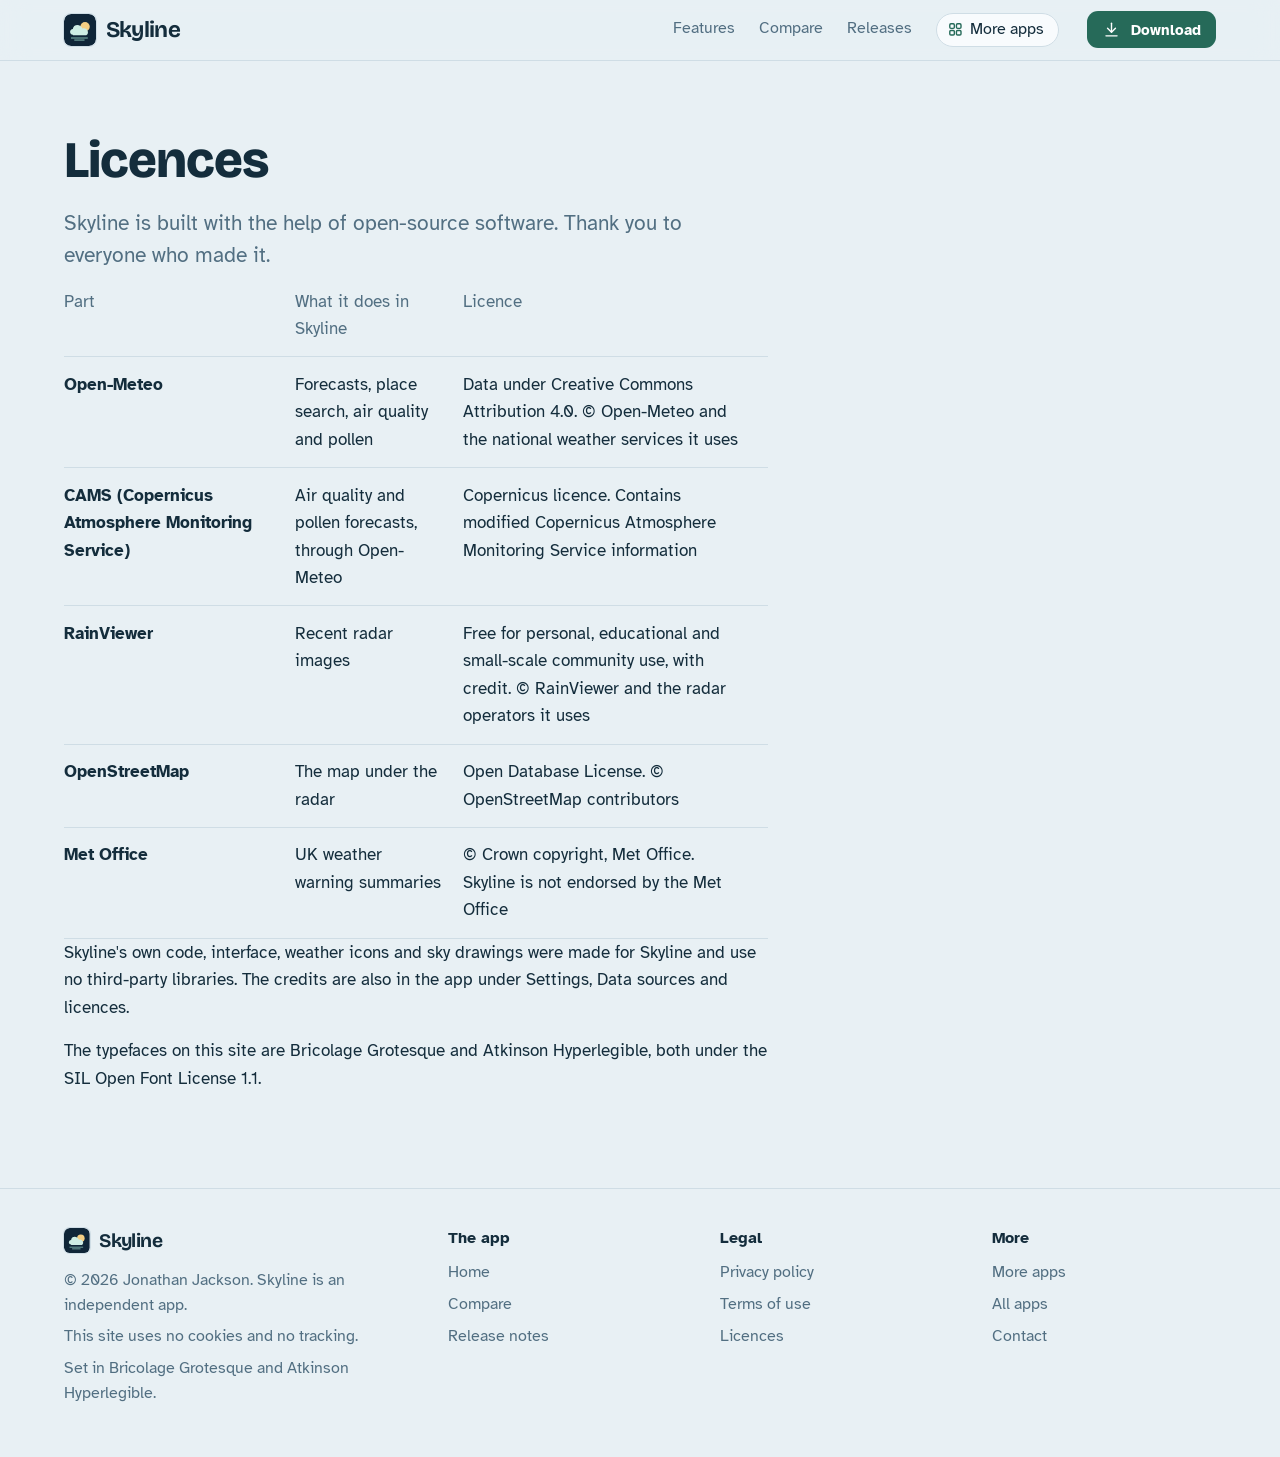
<file: licences.html>
<!DOCTYPE html>
<html lang="en-GB">
<head>
<meta charset="utf-8">
<meta name="viewport" content="width=device-width, initial-scale=1">
<title>Skyline licences</title>
<meta name="description" content="The open-source parts inside Skyline and their licences.">
<meta name="author" content="Jonathan Jackson">
<link rel="canonical" href="https://customgpter.github.io/skyline/licences.html">
<meta name="theme-color" content="#e8f0f4" media="(prefers-color-scheme: light)">
<meta name="theme-color" content="#081522" media="(prefers-color-scheme: dark)">
<meta property="og:type" content="website">
<meta property="og:site_name" content="Skyline">
<meta property="og:title" content="Skyline licences">
<meta property="og:description" content="The open-source parts inside Skyline and their licences.">
<meta property="og:url" content="https://customgpter.github.io/skyline/licences.html">
<meta property="og:image" content="https://customgpter.github.io/skyline/assets/og.png">
<meta property="og:image:width" content="1200">
<meta property="og:image:height" content="630">
<meta property="og:image:alt" content="Skyline&#x27;s forecast screen: the current temperature over an animated sky, with the next 24 hours below">
<meta property="og:locale" content="en_GB">
<meta name="twitter:card" content="summary_large_image">
<link rel="icon" href="./assets/favicon.svg" type="image/svg+xml">
<link rel="apple-touch-icon" href="./assets/apple-touch-icon.png">
<link rel="preload" href="./assets/fonts/bricolage-grotesque-latin.woff2" as="font" type="font/woff2" crossorigin>
<link rel="preload" href="./assets/fonts/atkinson-hyperlegible-latin-400-normal.woff2" as="font" type="font/woff2" crossorigin>
<link rel="stylesheet" href="./assets/site.css?v=1">
<link rel="stylesheet" href="./assets/house.css?v=1">
<link rel="stylesheet" href="./assets/apps-list.css?v=1">
<script src="./assets/apps-list.js?v=1" defer></script>
</head>
<body>
<a class="skip" href="#main">Skip to content</a>
<header class="masthead">
<div class="wrap">
<a class="brand" href="./" aria-label="Skyline home"><svg viewBox="0 0 108 108" aria-hidden="true"><rect width="108" height="108" rx="24" fill="#102638"/><circle cx="71" cy="43" r="16" fill="#F4CE83"/><path fill="#CEEDE4" d="M30,70C17,70 18,51 30,51C30,34 56,31 62,49C78,44 88,65 75,72L30,72Z"/><path d="M25,81L79,81M36,88L68,88" fill="none" stroke="#92CDBE" stroke-width="3" stroke-linecap="round"/></svg><span>Skyline</span></a>
<nav aria-label="Main"><ul><li><a href="./#features">Features</a></li><li><a href="./compare.html">Compare</a></li><li><a href="./releases.html">Releases</a></li><li><a class="more-apps" href="./more-apps.html"><svg class="ico" viewBox="0 0 24 24" aria-hidden="true"><rect x="4" y="4" width="6.5" height="6.5" rx="1.6"/><rect x="13.5" y="4" width="6.5" height="6.5" rx="1.6"/><rect x="4" y="13.5" width="6.5" height="6.5" rx="1.6"/><rect x="13.5" y="13.5" width="6.5" height="6.5" rx="1.6"/></svg>More apps</a></li></ul></nav>
<a class="button small" href="https://github.com/CustomGPTer/skyline/releases/latest/download/Skyline.apk"><svg class="ico" viewBox="0 0 24 24" aria-hidden="true"><path d="M12 4v11"/><path d="M7 10.5l5 5 5-5"/><path d="M5 20h14"/></svg>Download</a>
</div>
</header>
<main id="main" class="doc">
<div class="wrap">
<div class="measure">
<h1>Licences</h1>
<p class="lede">Skyline is built with the help of open-source software. Thank you to everyone who made it.</p>
<div class="scroll"><table><thead><tr><th scope="col">Part</th><th scope="col">What it does in Skyline</th><th scope="col">Licence</th></tr></thead><tbody><tr><th scope="row">Open-Meteo</th><td>Forecasts, place search, air quality and pollen</td><td>Data under Creative Commons Attribution 4.0. &copy; Open-Meteo and the national weather services it uses</td></tr><tr><th scope="row">CAMS (Copernicus Atmosphere Monitoring Service)</th><td>Air quality and pollen forecasts, through Open-Meteo</td><td>Copernicus licence. Contains modified Copernicus Atmosphere Monitoring Service information</td></tr><tr><th scope="row">RainViewer</th><td>Recent radar images</td><td>Free for personal, educational and small-scale community use, with credit. &copy; RainViewer and the radar operators it uses</td></tr><tr><th scope="row">OpenStreetMap</th><td>The map under the radar</td><td>Open Database License. &copy; OpenStreetMap contributors</td></tr><tr><th scope="row">Met Office</th><td>UK weather warning summaries</td><td>&copy; Crown copyright, Met Office. Skyline is not endorsed by the Met Office</td></tr></tbody></table></div>
<p>Skyline's own code, interface, weather icons and sky drawings were made for Skyline and use no third-party libraries. The credits are also in the app under Settings, Data sources and licences.</p>
<p>The typefaces on this site are Bricolage Grotesque and Atkinson Hyperlegible, both under the SIL Open Font License 1.1.</p>
</div>
</div>
</main>
<footer class="colophon">
<div class="wrap">
<div>
<a class="brand" href="./" aria-label="Skyline home"><svg viewBox="0 0 108 108" aria-hidden="true"><rect width="108" height="108" rx="24" fill="#102638"/><circle cx="71" cy="43" r="16" fill="#F4CE83"/><path fill="#CEEDE4" d="M30,70C17,70 18,51 30,51C30,34 56,31 62,49C78,44 88,65 75,72L30,72Z"/><path d="M25,81L79,81M36,88L68,88" fill="none" stroke="#92CDBE" stroke-width="3" stroke-linecap="round"/></svg><span>Skyline</span></a>
<p>&copy; 2026 Jonathan Jackson. Skyline is an independent app.</p>
<p>This site uses no cookies and no tracking.</p>
<p>Set in Bricolage Grotesque and Atkinson Hyperlegible.</p>
</div>
<nav aria-label="The app"><h2>The app</h2><ul>
<li><a href="./">Home</a></li>
<li><a href="./compare.html">Compare</a></li>
<li><a href="./releases.html">Release notes</a></li>

</ul></nav>
<nav aria-label="Legal"><h2>Legal</h2><ul>
<li><a href="./privacy.html">Privacy policy</a></li>
<li><a href="./terms.html">Terms of use</a></li>
<li><a href="./licences.html">Licences</a></li>
</ul></nav>
<nav aria-label="More"><h2>More</h2><ul>
<li><a href="./more-apps.html">More apps</a></li>
<li><a href="https://customgpter.github.io/">All apps</a></li>
<li><a href="https://github.com/CustomGPTer/skyline/issues">Contact</a></li>
</ul></nav>
</div>
</footer>
</body>
</html>
</file>
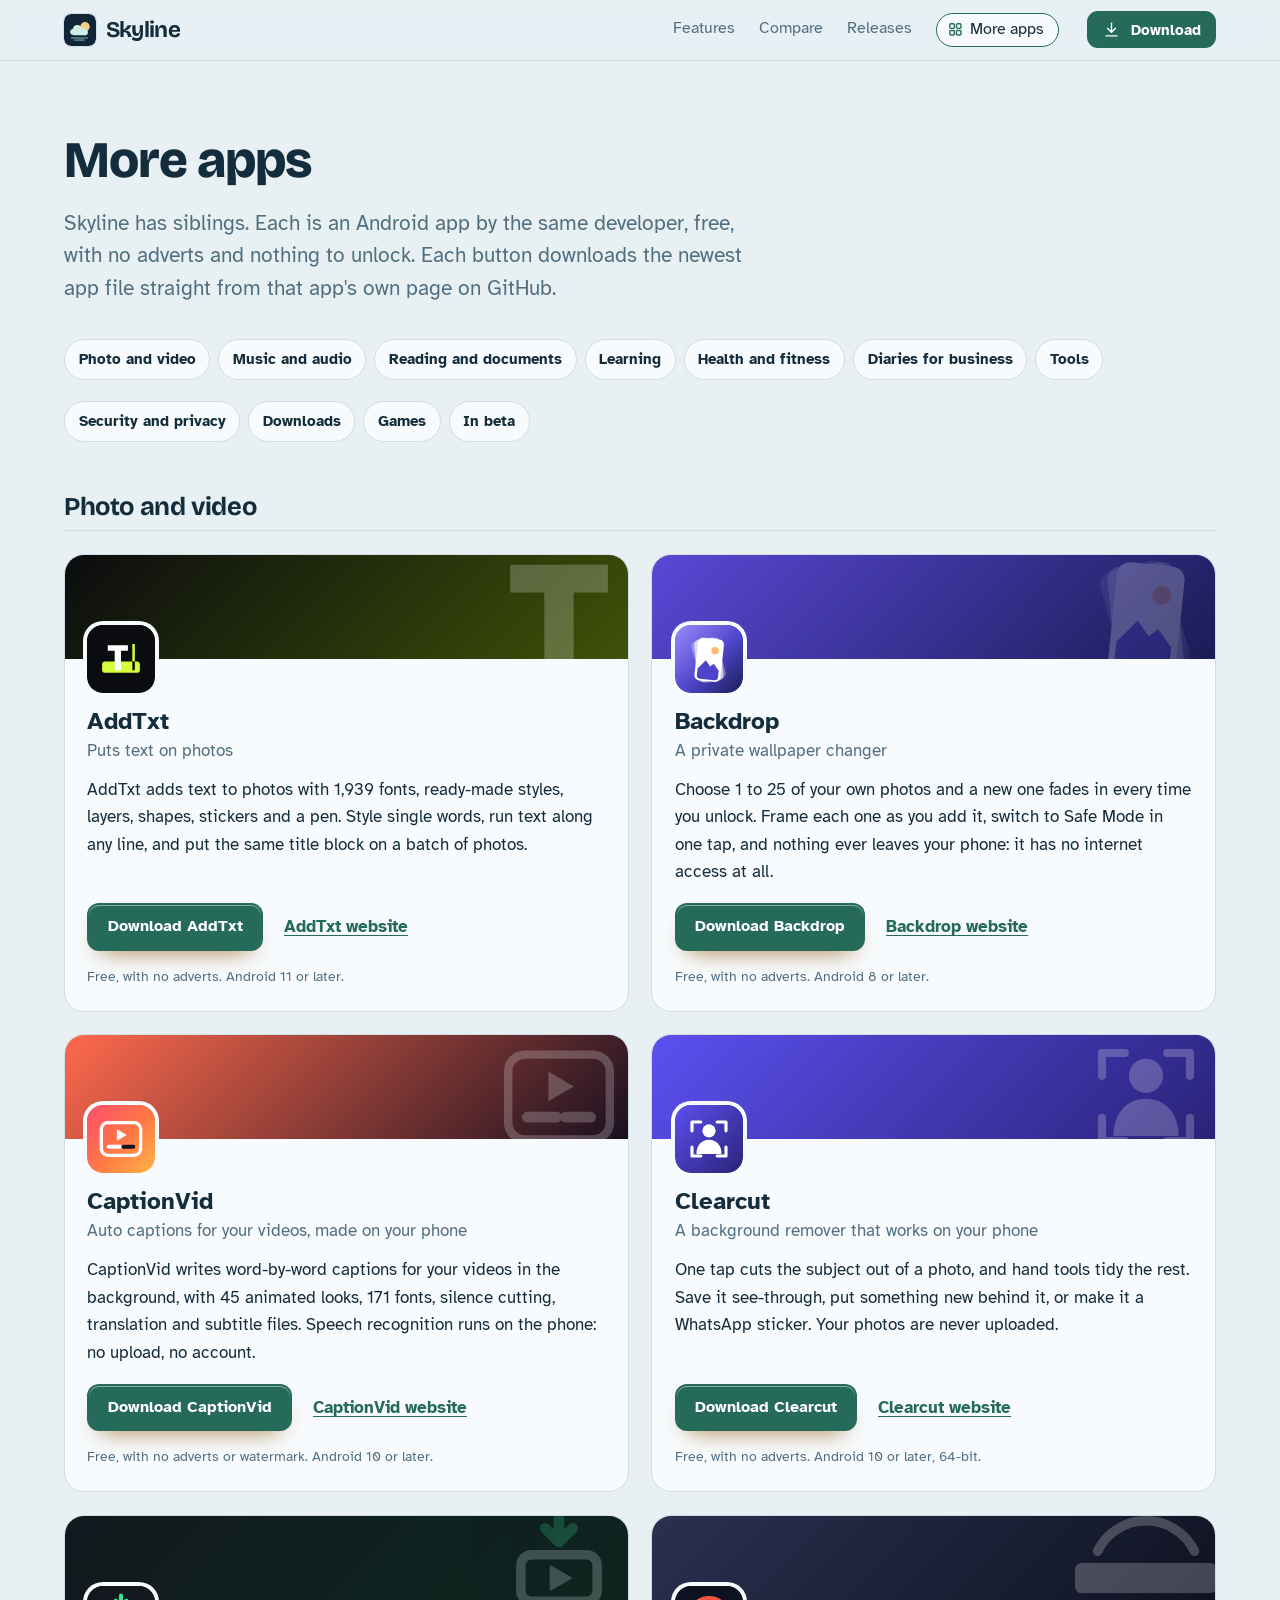
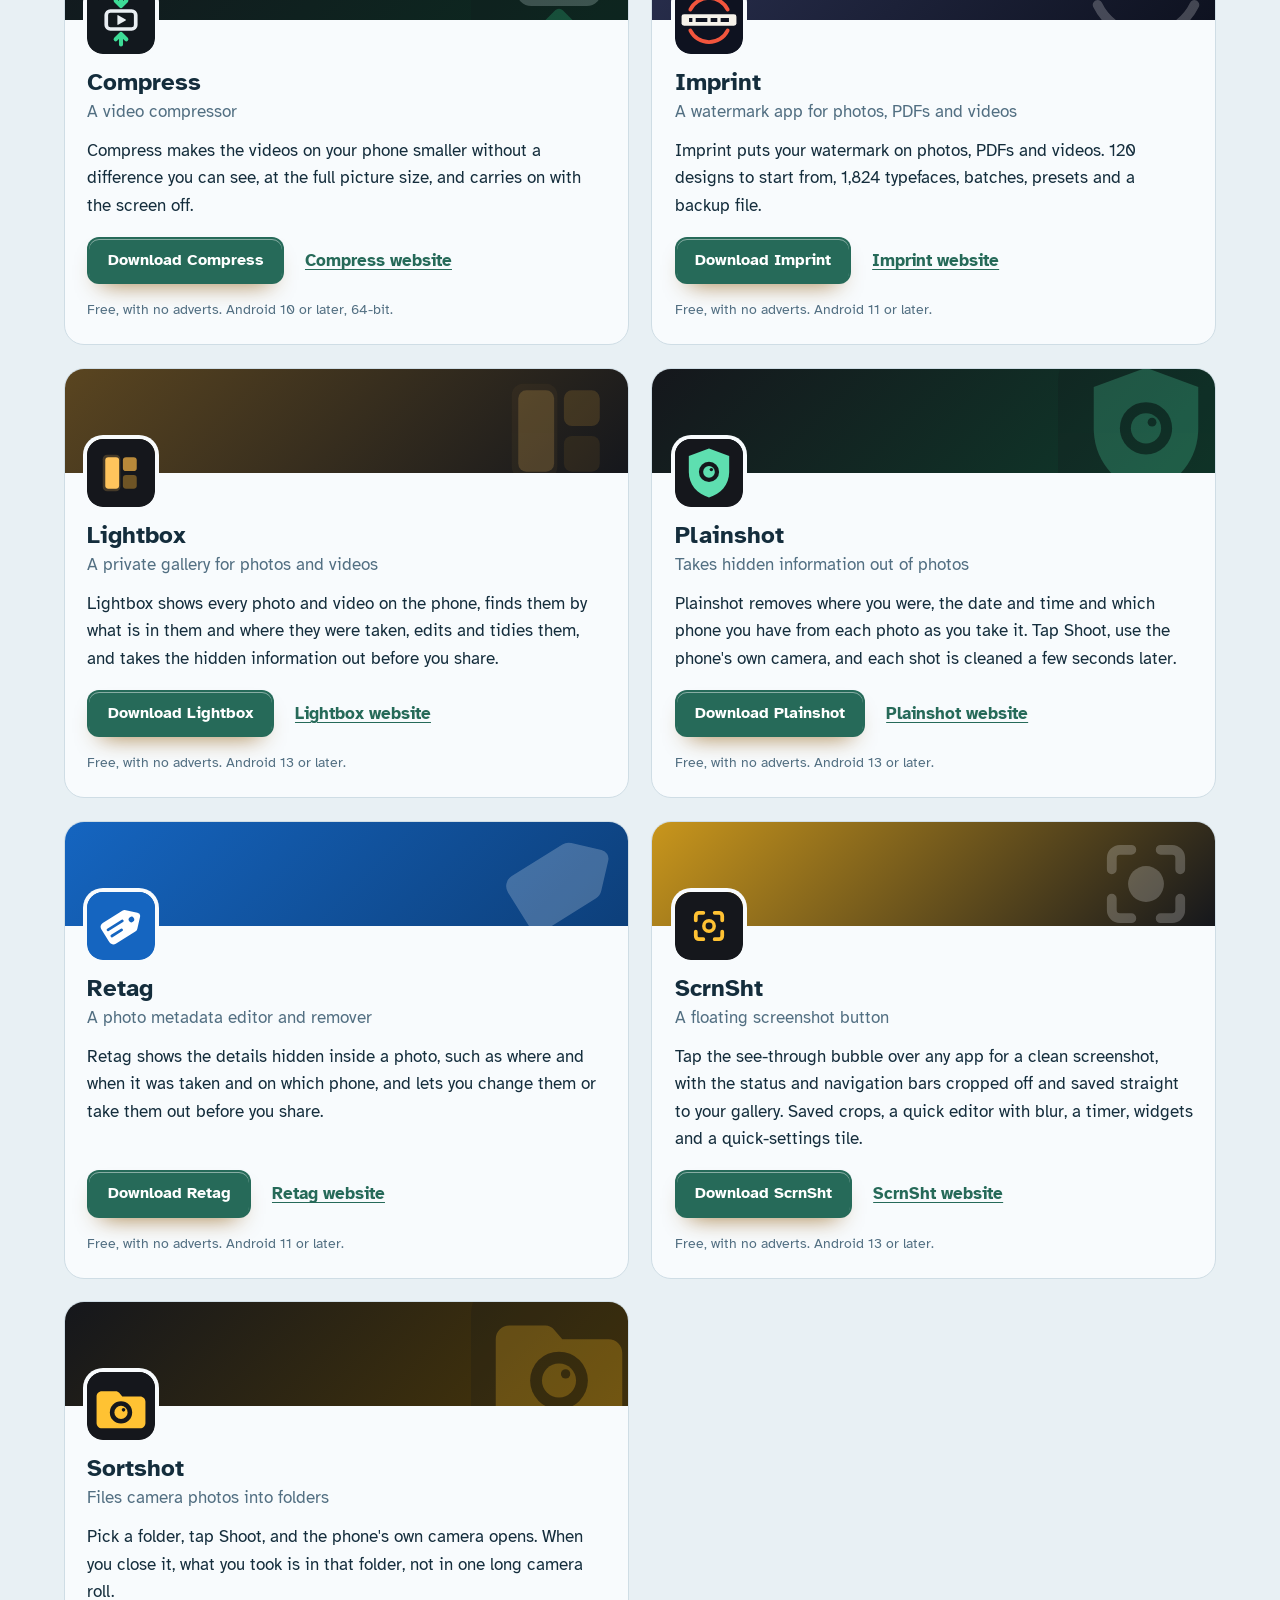
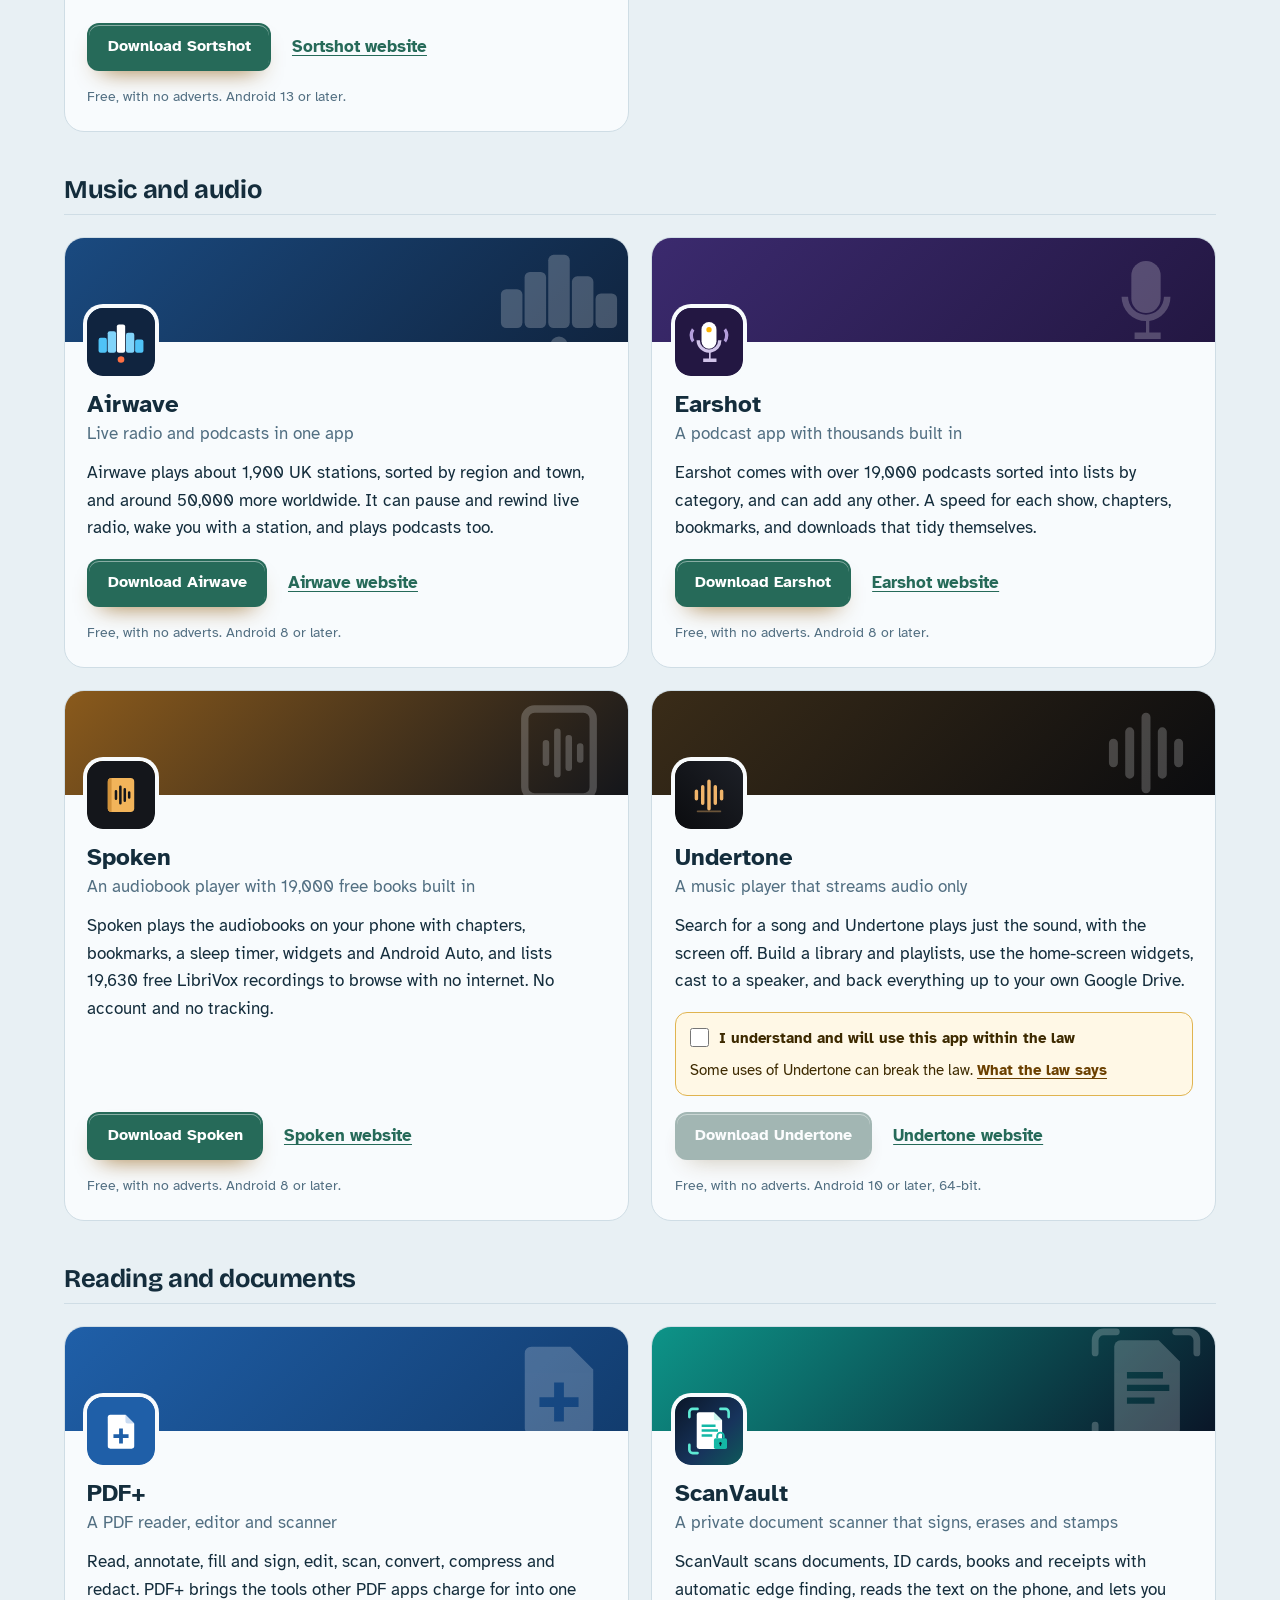
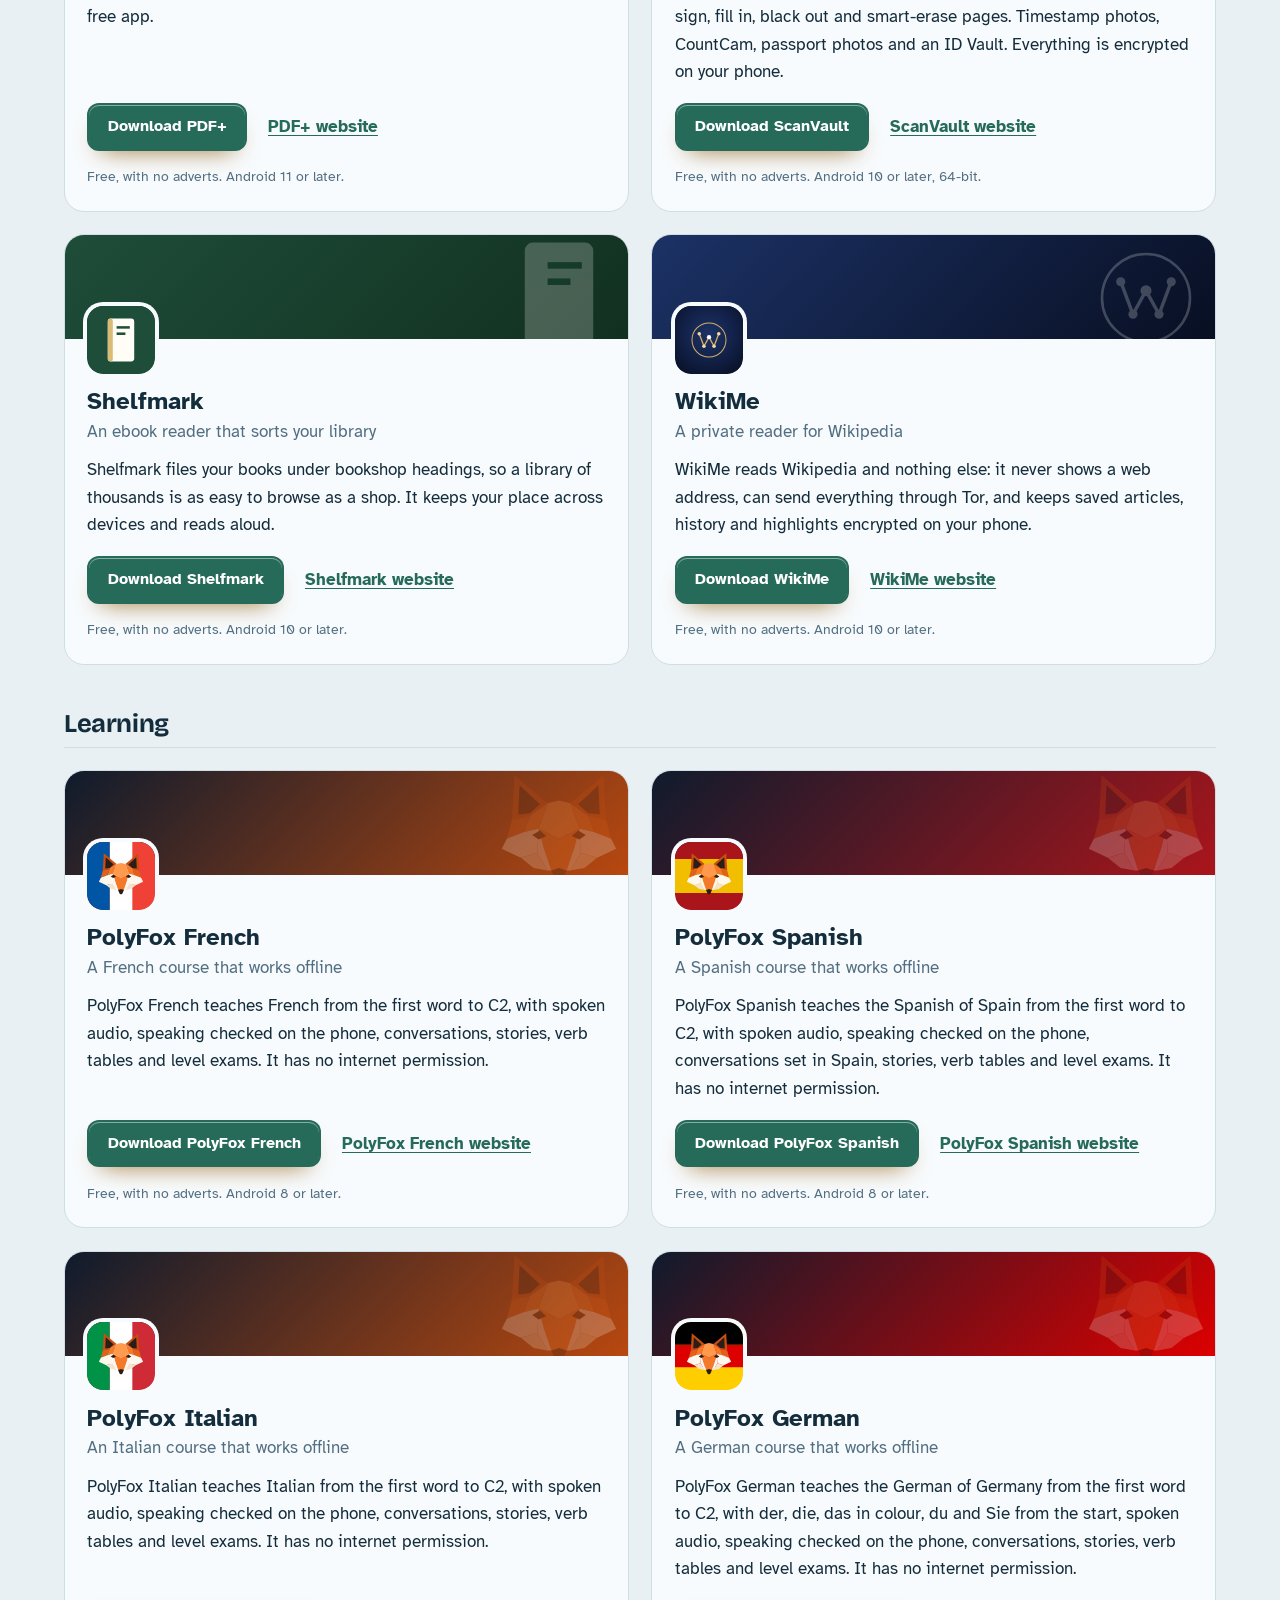
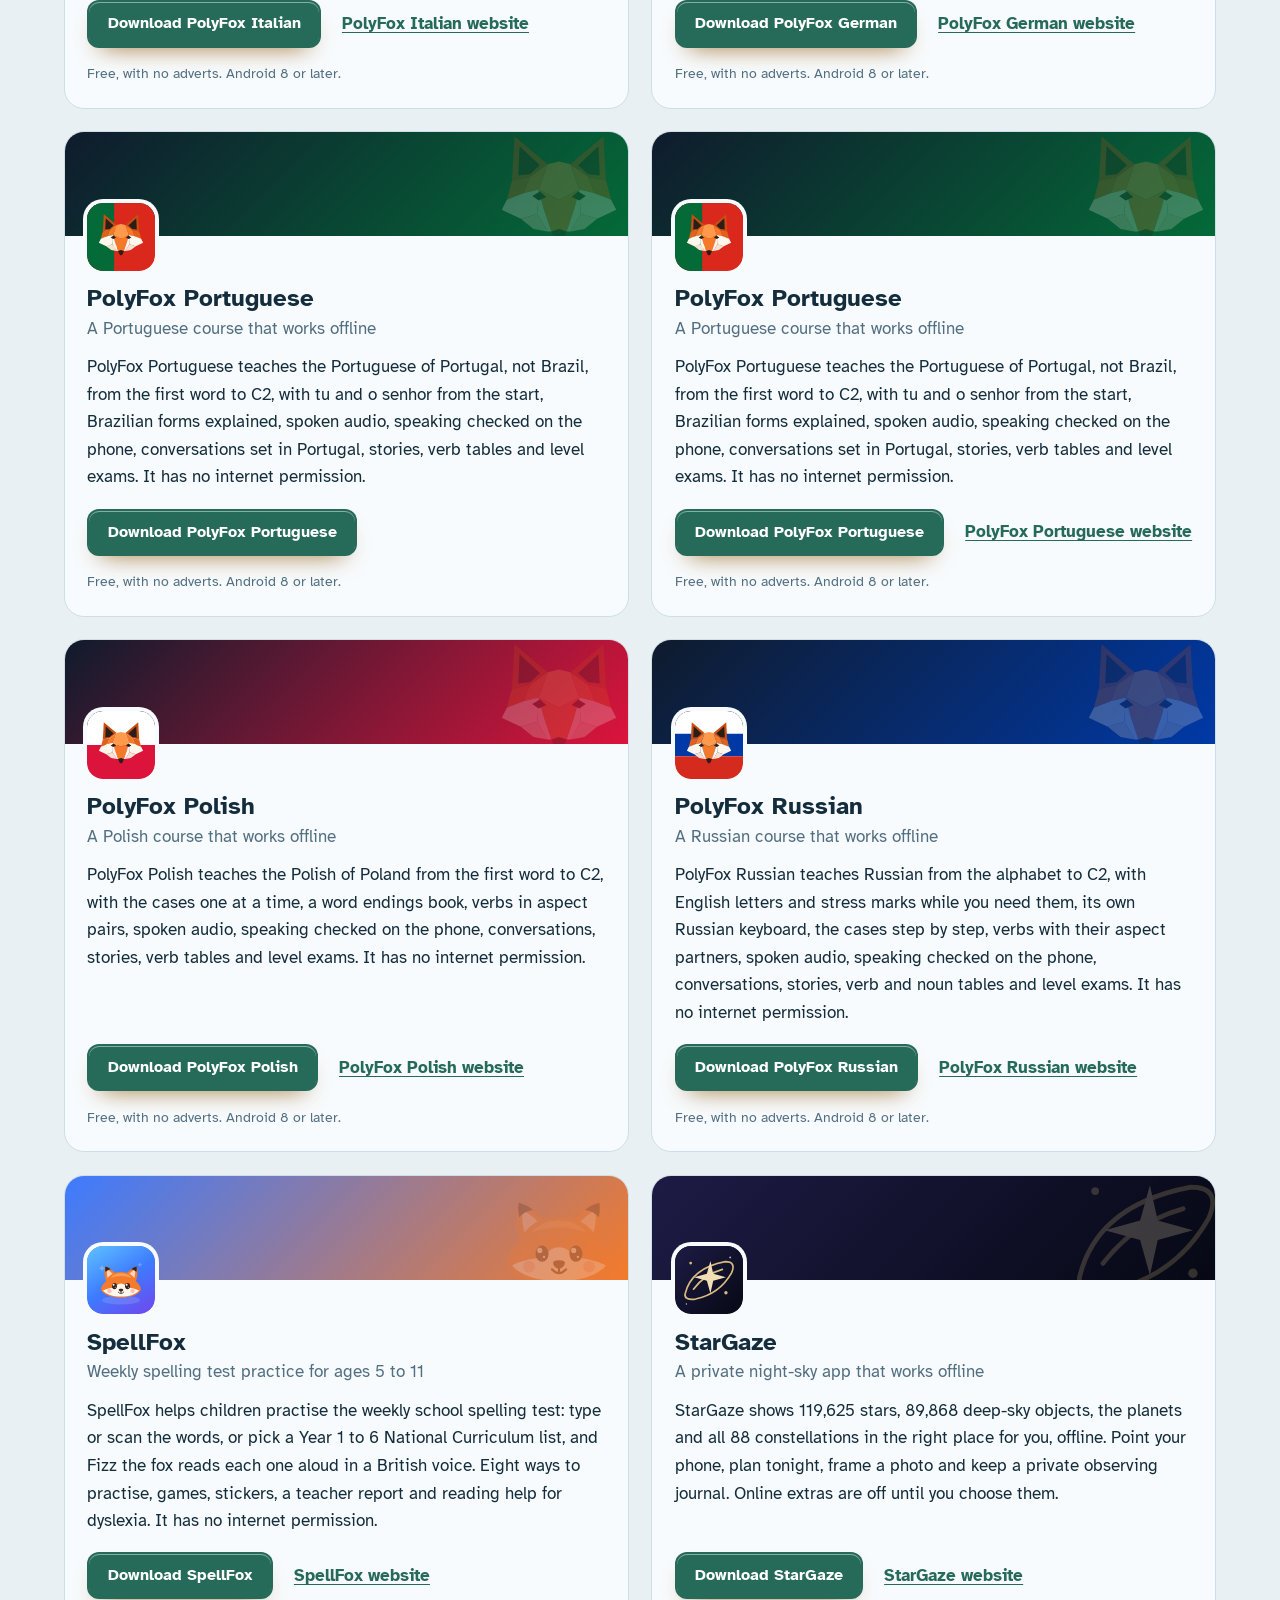
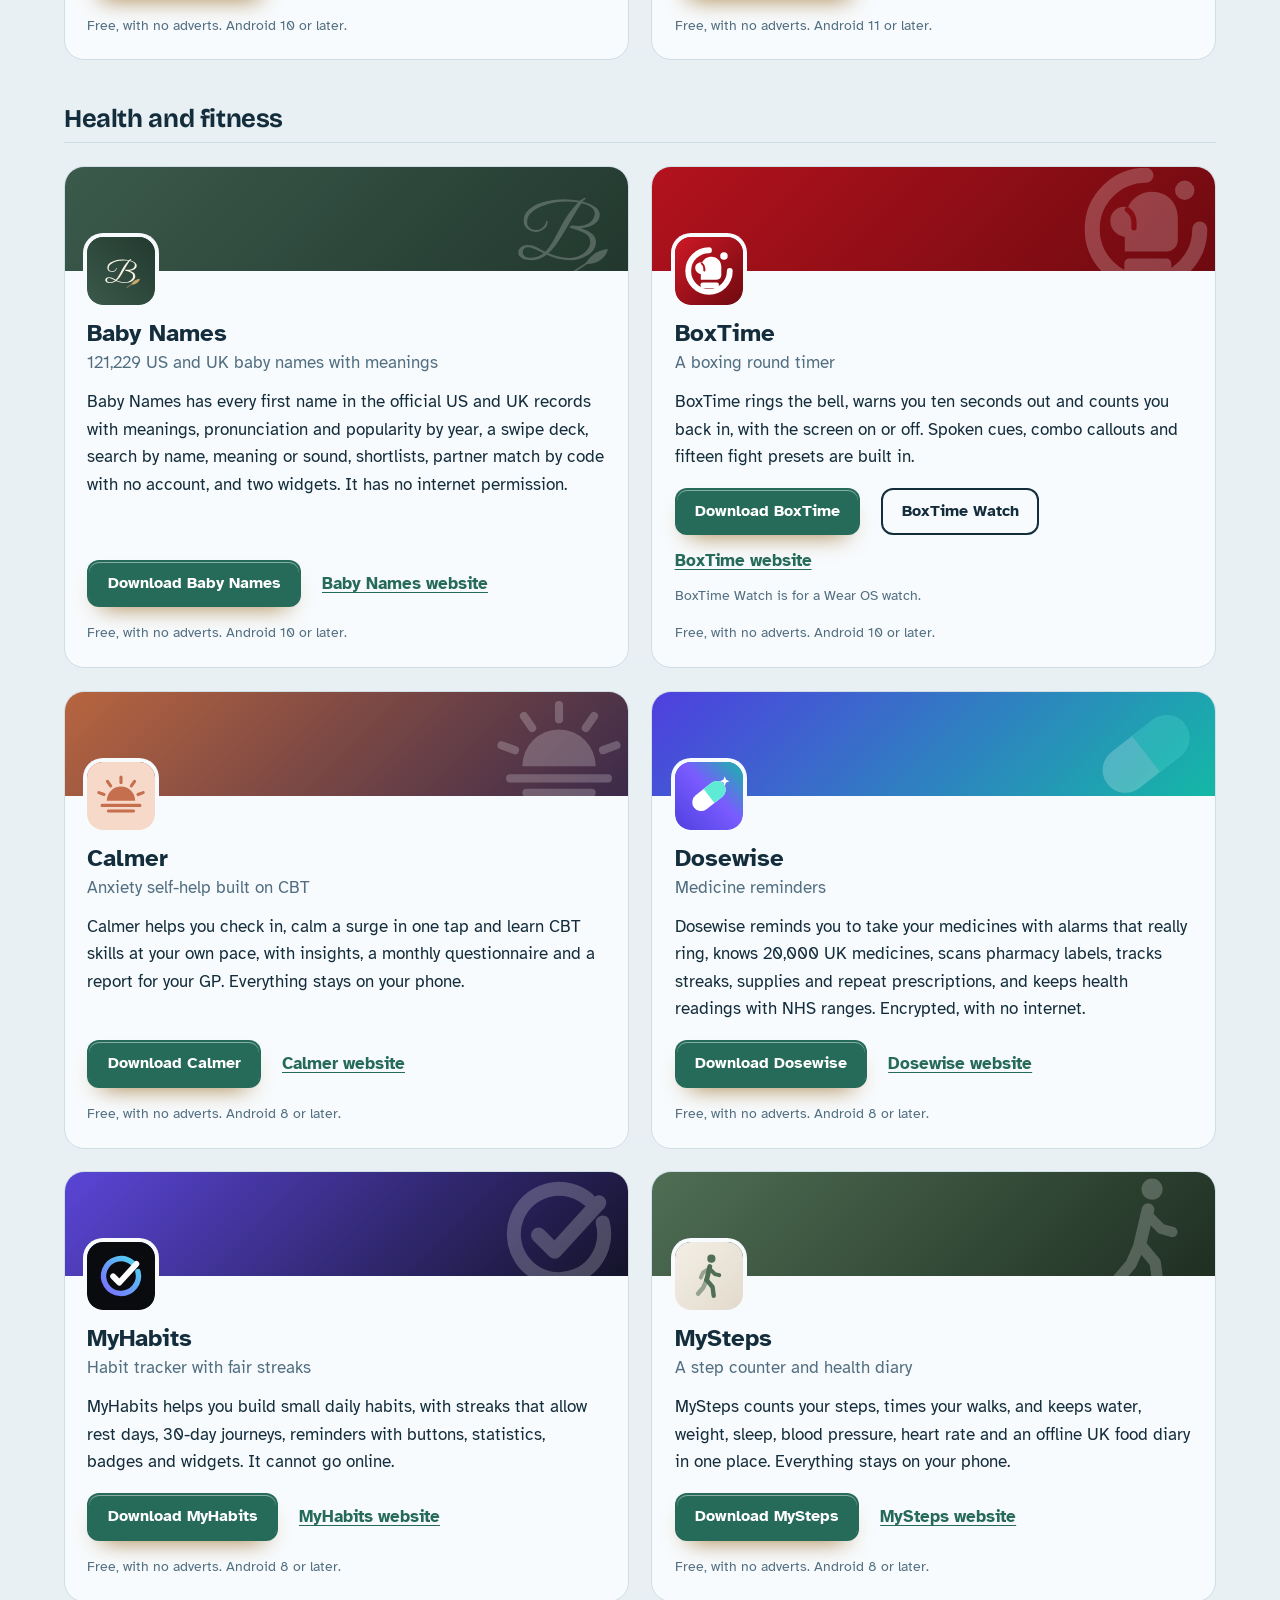
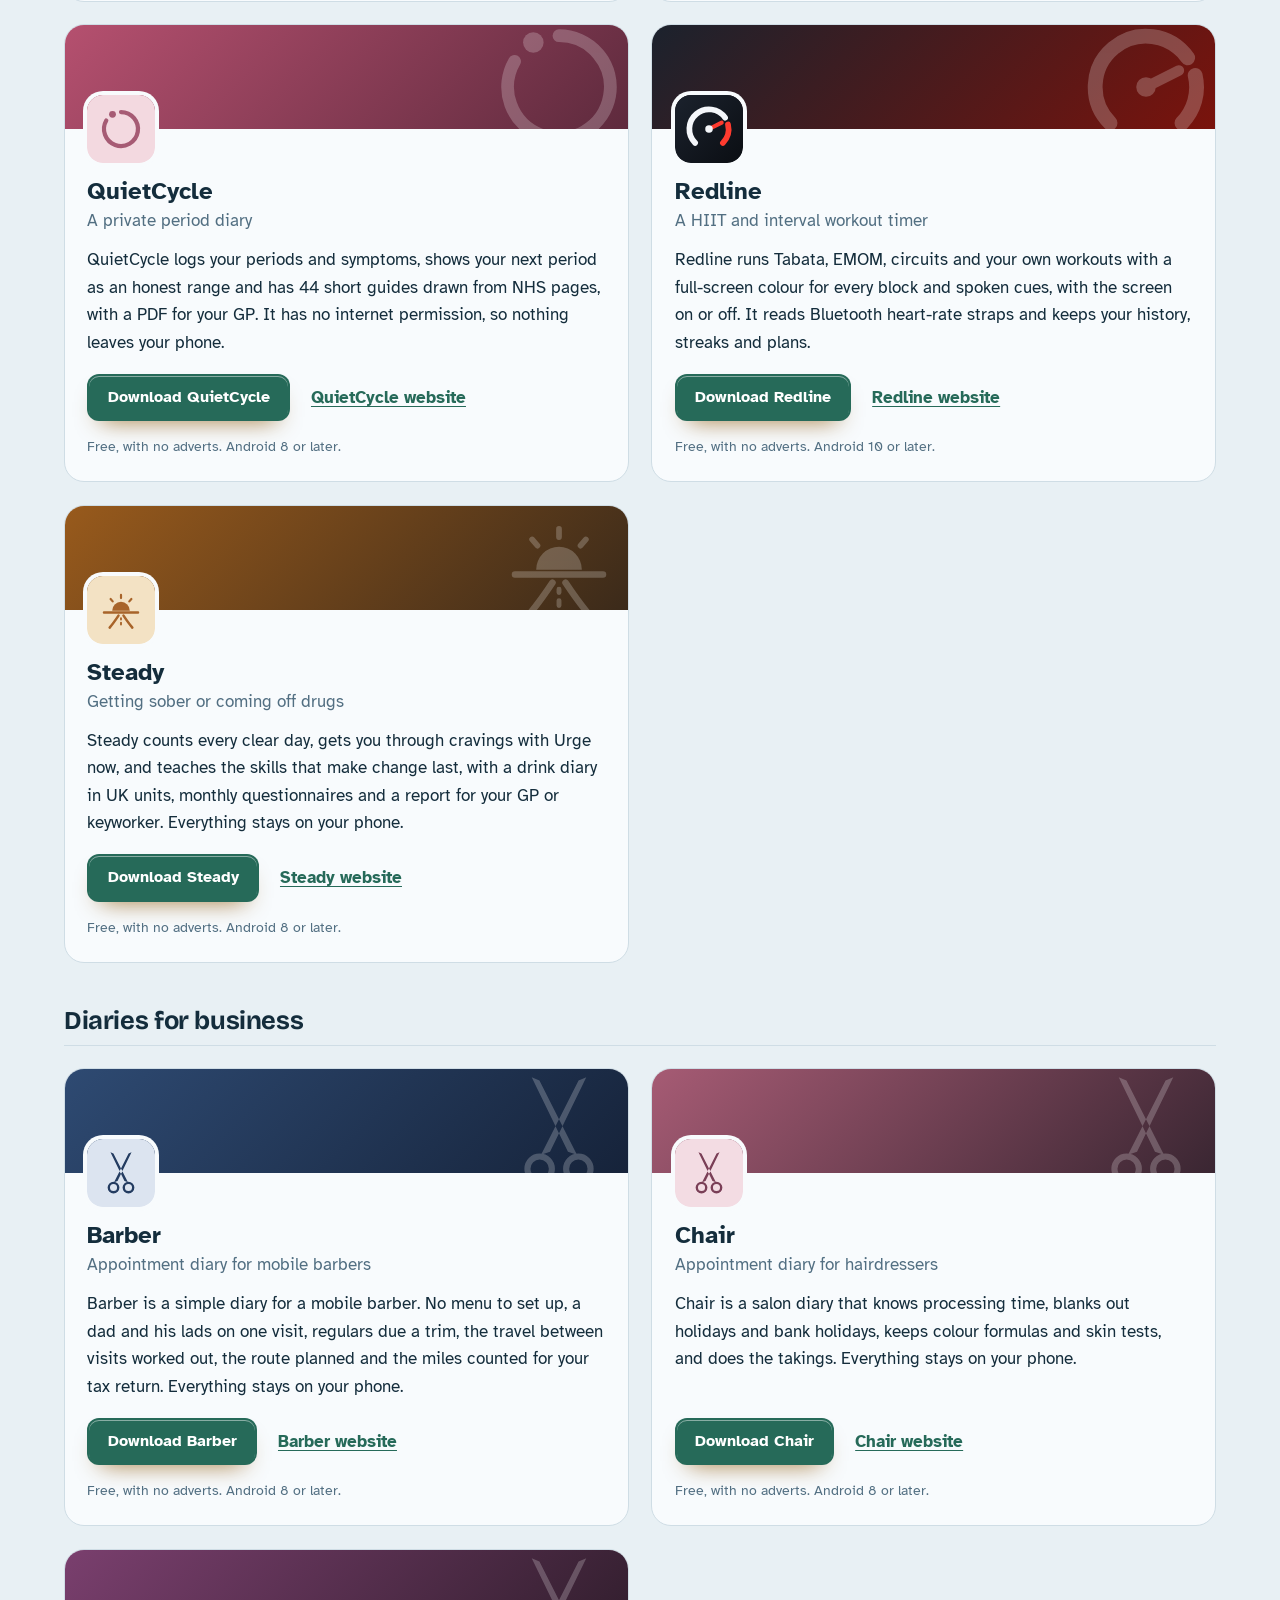
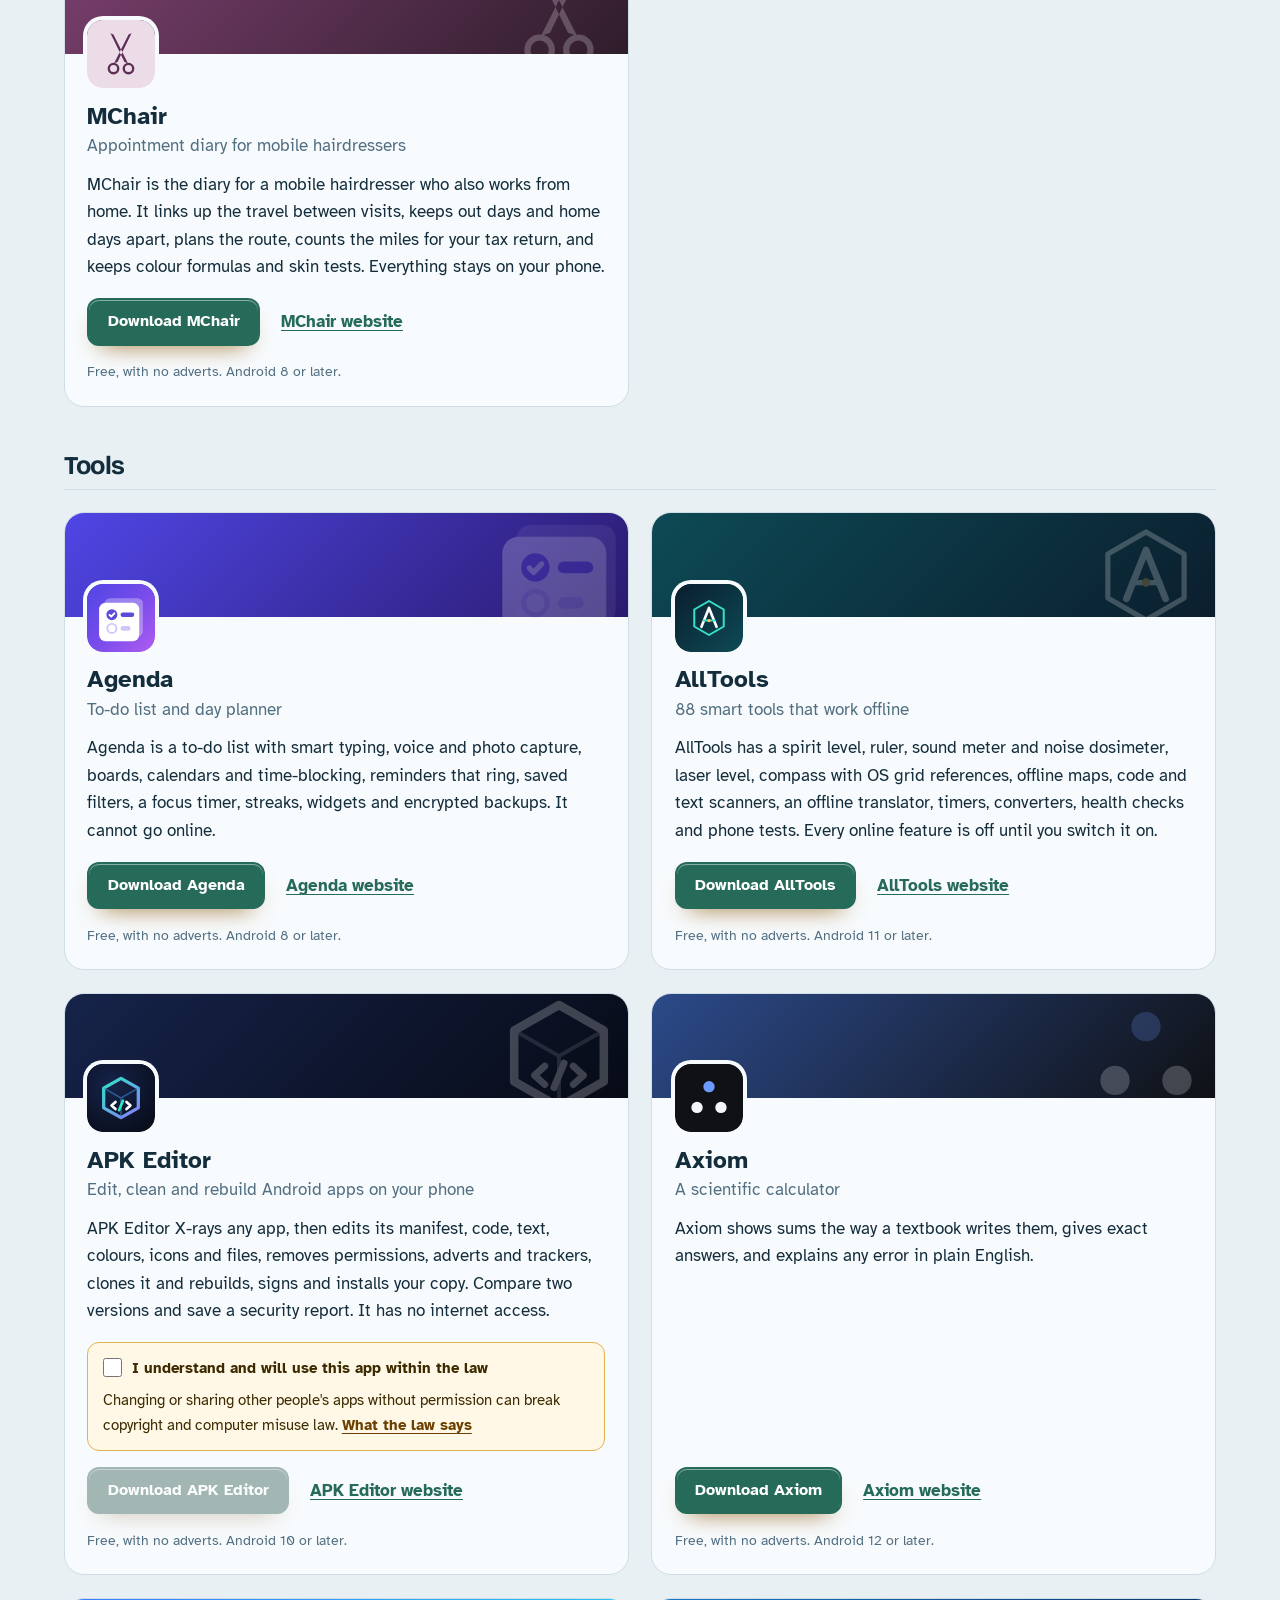
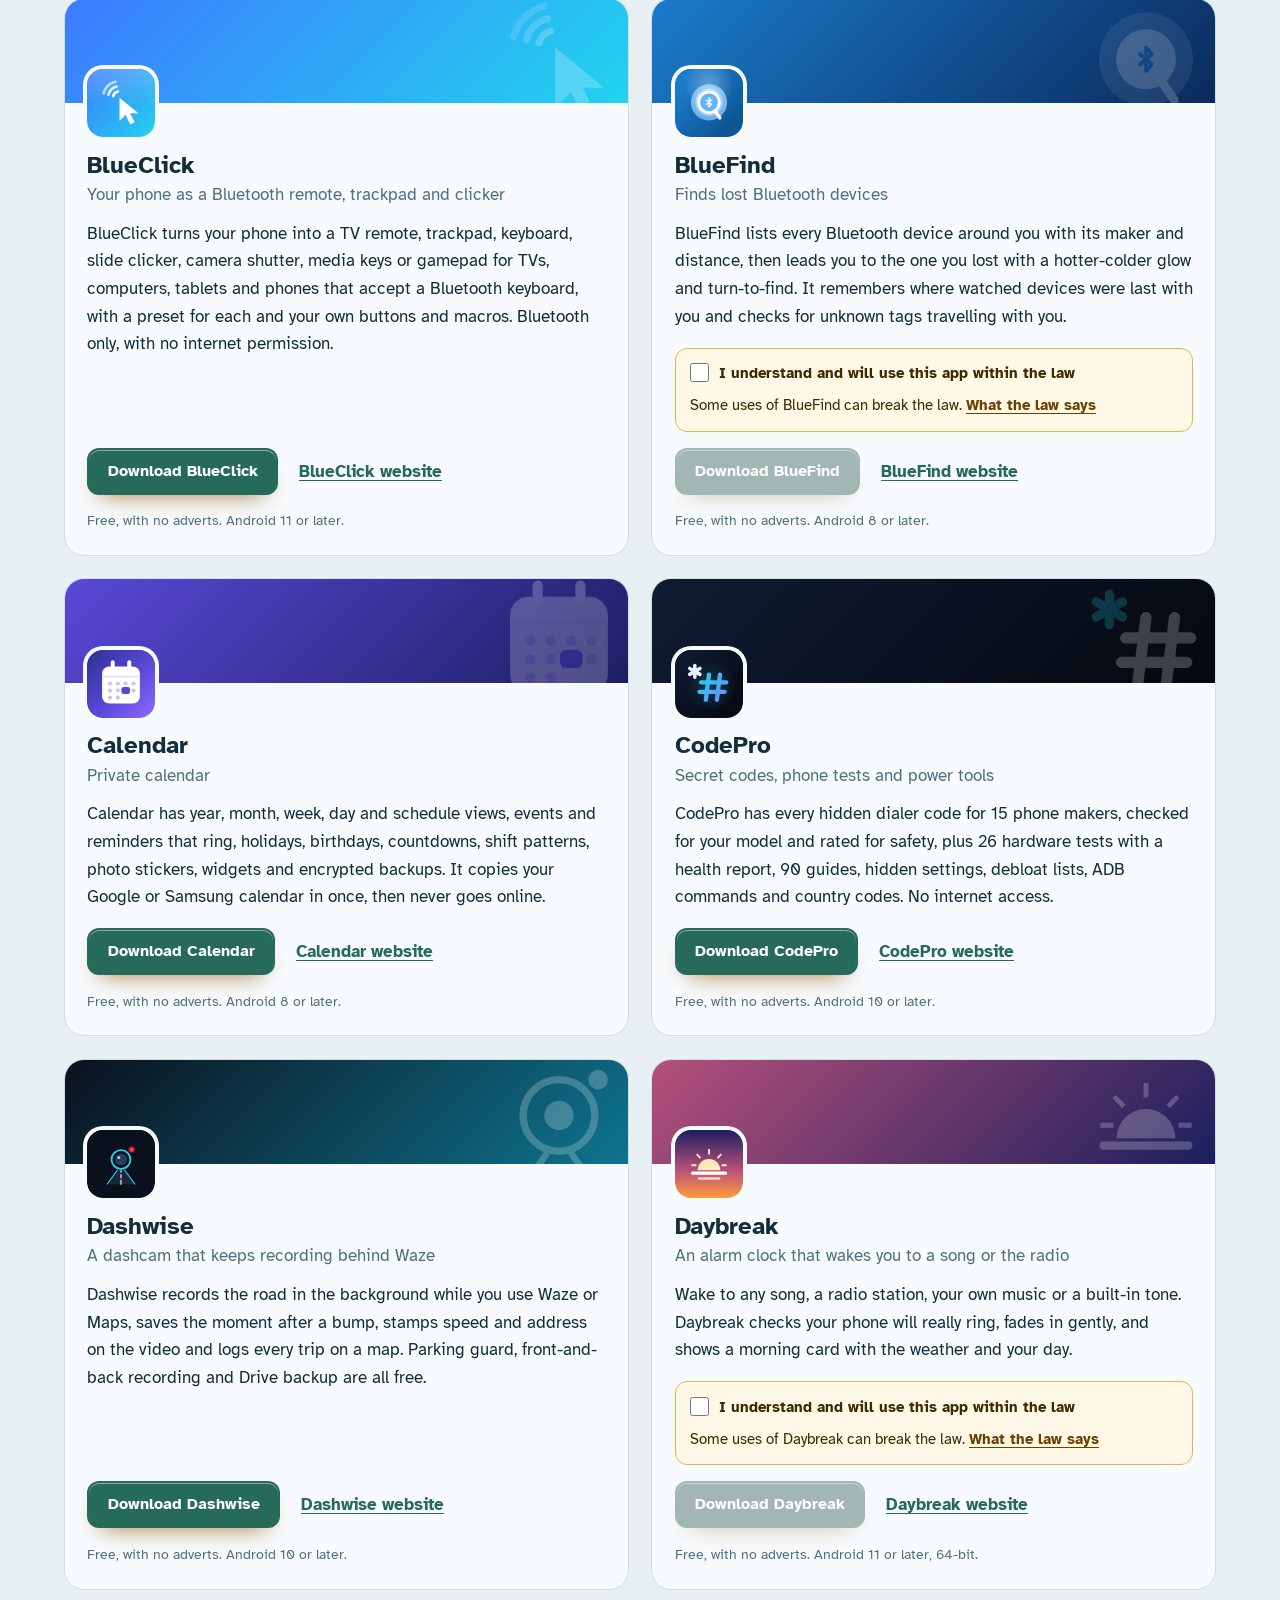
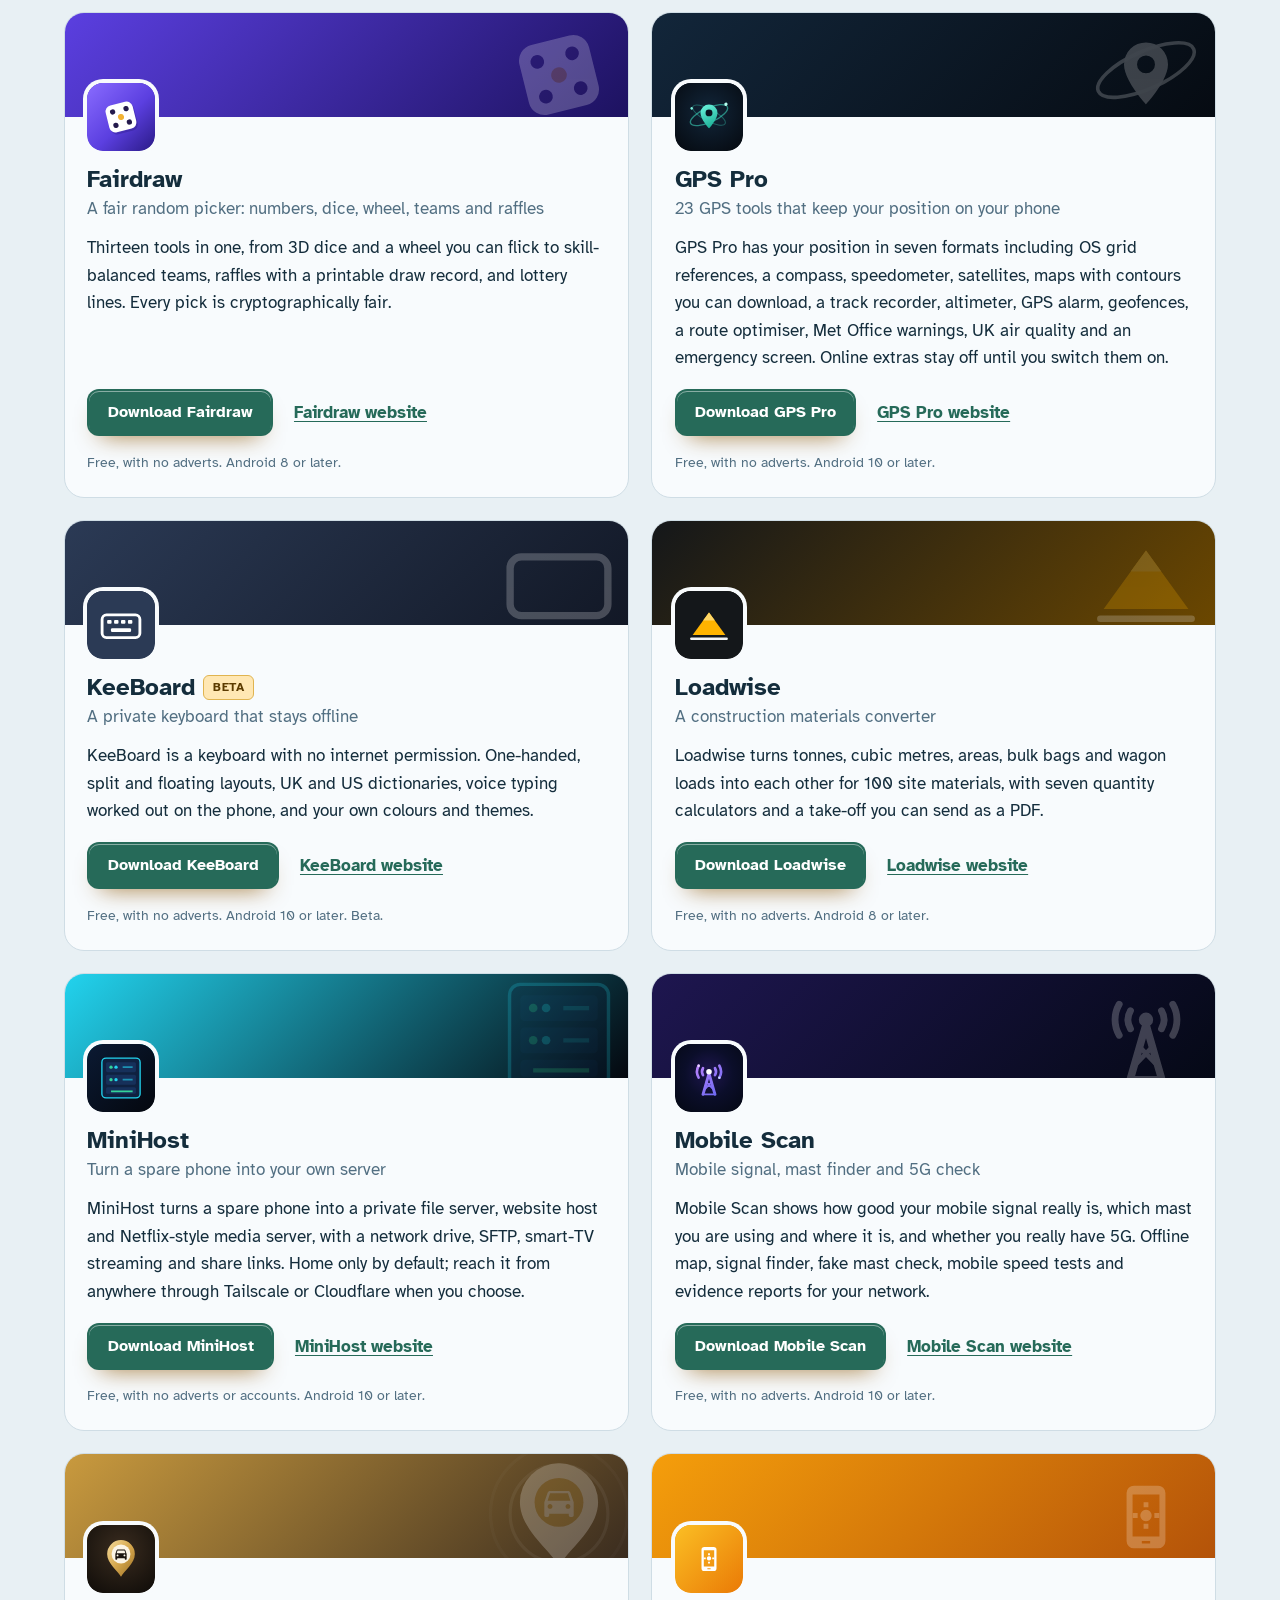
<file: more-apps.html>
<!DOCTYPE html>
<html lang="en-GB">
<head>
<meta charset="utf-8">
<meta name="viewport" content="width=device-width, initial-scale=1">
<title>More free Android apps from the maker of Skyline</title>
<meta name="description" content="All 99 free Android apps from the maker of Skyline, in one list by category, each with its download and a link to its website.">
<meta name="author" content="Jonathan Jackson">
<link rel="canonical" href="https://customgpter.github.io/skyline/more-apps.html">
<meta name="theme-color" content="#e8f0f4" media="(prefers-color-scheme: light)">
<meta name="theme-color" content="#081522" media="(prefers-color-scheme: dark)">
<meta property="og:type" content="website">
<meta property="og:site_name" content="Skyline">
<meta property="og:title" content="More free Android apps from the maker of Skyline">
<meta property="og:description" content="All 99 free Android apps from the maker of Skyline, in one list by category, each with its download and a link to its website.">
<meta property="og:url" content="https://customgpter.github.io/skyline/more-apps.html">
<meta property="og:image" content="https://customgpter.github.io/skyline/assets/og.png">
<meta property="og:image:width" content="1200">
<meta property="og:image:height" content="630">
<meta property="og:image:alt" content="Skyline&#x27;s forecast screen: the current temperature over an animated sky, with the next 24 hours below">
<meta property="og:locale" content="en_GB">
<meta name="twitter:card" content="summary_large_image">
<link rel="icon" href="./assets/favicon.svg" type="image/svg+xml">
<link rel="apple-touch-icon" href="./assets/apple-touch-icon.png">
<link rel="preload" href="./assets/fonts/bricolage-grotesque-latin.woff2" as="font" type="font/woff2" crossorigin>
<link rel="preload" href="./assets/fonts/atkinson-hyperlegible-latin-400-normal.woff2" as="font" type="font/woff2" crossorigin>
<link rel="stylesheet" href="./assets/site.css?v=1">
<link rel="stylesheet" href="./assets/house.css?v=1">
<script type="application/ld+json">{"@context":"https://schema.org","@type":"ItemList","name":"Apps from the maker of Skyline","url":"https://customgpter.github.io/skyline/more-apps.html","itemListElement":[{"@type":"ListItem","position":1,"name":"AddTxt","url":"https://customgpter.github.io/addtxt/"},{"@type":"ListItem","position":2,"name":"Backdrop","url":"https://customgpter.github.io/backdrop/"},{"@type":"ListItem","position":3,"name":"CaptionVid","url":"https://customgpter.github.io/captionvid/"},{"@type":"ListItem","position":4,"name":"Clearcut","url":"https://customgpter.github.io/clearcut/"},{"@type":"ListItem","position":5,"name":"Compress","url":"https://customgpter.github.io/compress/"},{"@type":"ListItem","position":6,"name":"Imprint","url":"https://customgpter.github.io/imprint/"},{"@type":"ListItem","position":7,"name":"Lightbox","url":"https://customgpter.github.io/lightbox/"},{"@type":"ListItem","position":8,"name":"Plainshot","url":"https://customgpter.github.io/plainshot/"},{"@type":"ListItem","position":9,"name":"Retag","url":"https://customgpter.github.io/retag/"},{"@type":"ListItem","position":10,"name":"ScrnSht","url":"https://customgpter.github.io/scrnsht/"},{"@type":"ListItem","position":11,"name":"Sortshot","url":"https://customgpter.github.io/sortshot/"},{"@type":"ListItem","position":12,"name":"Airwave","url":"https://customgpter.github.io/airwave/"},{"@type":"ListItem","position":13,"name":"Earshot","url":"https://customgpter.github.io/earshot/"},{"@type":"ListItem","position":14,"name":"Spoken","url":"https://customgpter.github.io/spoken/"},{"@type":"ListItem","position":15,"name":"Undertone","url":"https://customgpter.github.io/undertone/"},{"@type":"ListItem","position":16,"name":"PDF+","url":"https://customgpter.github.io/pdfplus/"},{"@type":"ListItem","position":17,"name":"ScanVault","url":"https://customgpter.github.io/scanvault/"},{"@type":"ListItem","position":18,"name":"Shelfmark","url":"https://customgpter.github.io/shelfmark/"},{"@type":"ListItem","position":19,"name":"WikiMe","url":"https://customgpter.github.io/wikime/"},{"@type":"ListItem","position":20,"name":"PolyFox French","url":"https://customgpter.github.io/polyfox/"},{"@type":"ListItem","position":21,"name":"PolyFox German","url":"https://customgpter.github.io/polyfox-german/"},{"@type":"ListItem","position":22,"name":"PolyFox Portuguese","url":"https://customgpter.github.io/polyfox-portuguese/"},{"@type":"ListItem","position":23,"name":"PolyFox Polish","url":"https://customgpter.github.io/polyfox-polish/"},{"@type":"ListItem","position":24,"name":"PolyFox Russian","url":"https://customgpter.github.io/polyfox-russian/"},{"@type":"ListItem","position":25,"name":"SpellFox","url":"https://customgpter.github.io/spellfox/"},{"@type":"ListItem","position":26,"name":"StarGaze","url":"https://customgpter.github.io/stargaze/"},{"@type":"ListItem","position":27,"name":"Baby Names","url":"https://customgpter.github.io/babynames/"},{"@type":"ListItem","position":28,"name":"BoxTime","url":"https://customgpter.github.io/boxtime/"},{"@type":"ListItem","position":29,"name":"Calmer","url":"https://customgpter.github.io/calmer/"},{"@type":"ListItem","position":30,"name":"Dosewise","url":"https://customgpter.github.io/dosewise/"},{"@type":"ListItem","position":31,"name":"MyHabits","url":"https://customgpter.github.io/myhabits/"},{"@type":"ListItem","position":32,"name":"MySteps","url":"https://customgpter.github.io/mysteps/"},{"@type":"ListItem","position":33,"name":"QuietCycle","url":"https://customgpter.github.io/quietcycle/"},{"@type":"ListItem","position":34,"name":"Redline","url":"https://customgpter.github.io/redline/"},{"@type":"ListItem","position":35,"name":"Steady","url":"https://customgpter.github.io/steady/"},{"@type":"ListItem","position":36,"name":"Barber","url":"https://customgpter.github.io/barber/"},{"@type":"ListItem","position":37,"name":"Chair","url":"https://customgpter.github.io/chair/"},{"@type":"ListItem","position":38,"name":"MChair","url":"https://customgpter.github.io/mchair/"},{"@type":"ListItem","position":39,"name":"Agenda","url":"https://customgpter.github.io/agenda/"},{"@type":"ListItem","position":40,"name":"AllTools","url":"https://customgpter.github.io/alltools/"},{"@type":"ListItem","position":41,"name":"APK Editor","url":"https://customgpter.github.io/apkeditor/"},{"@type":"ListItem","position":42,"name":"Axiom","url":"https://customgpter.github.io/axiom/"},{"@type":"ListItem","position":43,"name":"BlueClick","url":"https://customgpter.github.io/blueclick/"},{"@type":"ListItem","position":44,"name":"BlueFind","url":"https://customgpter.github.io/bluefind/"},{"@type":"ListItem","position":45,"name":"Calendar","url":"https://customgpter.github.io/calendar/"},{"@type":"ListItem","position":46,"name":"CodePro","url":"https://customgpter.github.io/codepro/"},{"@type":"ListItem","position":47,"name":"Dashwise","url":"https://customgpter.github.io/dashwise/"},{"@type":"ListItem","position":48,"name":"Daybreak","url":"https://customgpter.github.io/daybreak/"},{"@type":"ListItem","position":49,"name":"Fairdraw","url":"https://customgpter.github.io/fairdraw/"},{"@type":"ListItem","position":50,"name":"GPS Pro","url":"https://customgpter.github.io/gpspro/"},{"@type":"ListItem","position":51,"name":"KeeBoard","url":"https://customgpter.github.io/keeboard/"},{"@type":"ListItem","position":52,"name":"Loadwise","url":"https://customgpter.github.io/loadwise/"},{"@type":"ListItem","position":53,"name":"MiniHost","url":"https://customgpter.github.io/minihost/"},{"@type":"ListItem","position":54,"name":"Mobile Scan","url":"https://customgpter.github.io/mobilescan/"},{"@type":"ListItem","position":55,"name":"Parkwise","url":"https://customgpter.github.io/parkwise/"},{"@type":"ListItem","position":56,"name":"Pocketmind","url":"https://customgpter.github.io/pocketmind/"},{"@type":"ListItem","position":57,"name":"Refine","url":"https://customgpter.github.io/refine/"},{"@type":"ListItem","position":58,"name":"Shiftwise","url":"https://customgpter.github.io/shiftwise/"},{"@type":"ListItem","position":59,"name":"SimpleCalc","url":"https://customgpter.github.io/simplecalc/"},{"@type":"ListItem","position":60,"name":"Skyline","url":"https://customgpter.github.io/skyline/"},{"@type":"ListItem","position":61,"name":"Slipway","url":"https://customgpter.github.io/slipway/"},{"@type":"ListItem","position":62,"name":"Tagger","url":"https://customgpter.github.io/tagger/"},{"@type":"ListItem","position":63,"name":"TotalClean","url":"https://customgpter.github.io/totalclean/"},{"@type":"ListItem","position":64,"name":"TVLink","url":"https://customgpter.github.io/tvlink/"},{"@type":"ListItem","position":65,"name":"Unbox","url":"https://customgpter.github.io/unbox/"},{"@type":"ListItem","position":66,"name":"WhatsKeep","url":"https://customgpter.github.io/whatskeep/"},{"@type":"ListItem","position":67,"name":"WiFi Scan","url":"https://customgpter.github.io/wifiscan/"},{"@type":"ListItem","position":68,"name":"Auditly","url":"https://customgpter.github.io/auditly/"},{"@type":"ListItem","position":69,"name":"Backchannel","url":"https://customgpter.github.io/backchannel/"},{"@type":"ListItem","position":70,"name":"ENotes","url":"https://customgpter.github.io/enotes/"},{"@type":"ListItem","position":71,"name":"FindMe","url":"https://customgpter.github.io/findme/"},{"@type":"ListItem","position":72,"name":"iLock","url":"https://customgpter.github.io/ilock/"},{"@type":"ListItem","position":73,"name":"ImSafe","url":"https://customgpter.github.io/imsafe/"},{"@type":"ListItem","position":74,"name":"IShred","url":"https://customgpter.github.io/ishred/"},{"@type":"ListItem","position":75,"name":"LockBox","url":"https://customgpter.github.io/lockbox/"},{"@type":"ListItem","position":76,"name":"PassVault","url":"https://customgpter.github.io/passvault/"},{"@type":"ListItem","position":77,"name":"SpyFind","url":"https://customgpter.github.io/spyfind/"},{"@type":"ListItem","position":78,"name":"TextWipe","url":"https://customgpter.github.io/textwipe/"},{"@type":"ListItem","position":79,"name":"Tracewire","url":"https://customgpter.github.io/tracewire/"},{"@type":"ListItem","position":80,"name":"Vigil","url":"https://customgpter.github.io/vigil/"},{"@type":"ListItem","position":81,"name":"Grab","url":"https://customgpter.github.io/grab/"},{"@type":"ListItem","position":82,"name":"Swarm","url":"https://customgpter.github.io/swarm/"},{"@type":"ListItem","position":83,"name":"Plane Games","url":"https://customgpter.github.io/plane-games/"},{"@type":"ListItem","position":84,"name":"Ninefold","url":"https://customgpter.github.io/ninefold/"},{"@type":"ListItem","position":85,"name":"Cubewise","url":"https://customgpter.github.io/cubewise/"},{"@type":"ListItem","position":86,"name":"Tilewise","url":"https://customgpter.github.io/tilewise/"},{"@type":"ListItem","position":87,"name":"Letterwise","url":"https://customgpter.github.io/letterwise/"},{"@type":"ListItem","position":88,"name":"Kingside","url":"https://customgpter.github.io/kingside/"},{"@type":"ListItem","position":89,"name":"Deckhand","url":"https://customgpter.github.io/deckhand/"},{"@type":"ListItem","position":90,"name":"SNESForge","url":"https://customgpter.github.io/snesforge/"},{"@type":"ListItem","position":91,"name":"Fame Boy","url":"https://customgpter.github.io/fameboy/"},{"@type":"ListItem","position":92,"name":"PSPPro","url":"https://customgpter.github.io/psppro/"},{"@type":"ListItem","position":93,"name":"MegaGen","url":"https://customgpter.github.io/megagen/"},{"@type":"ListItem","position":94,"name":"QVR","url":"https://customgpter.github.io/qvr/"},{"@type":"ListItem","position":95,"name":"QVR Watch","url":"https://customgpter.github.io/qvr-watch/"},{"@type":"ListItem","position":96,"name":"QVRLite","url":"https://customgpter.github.io/qvrlite/"},{"@type":"ListItem","position":97,"name":"Onionz","url":"https://customgpter.github.io/onionz/"},{"@type":"ListItem","position":98,"name":"OnionzWeb","url":"https://customgpter.github.io/onionzweb/"}]}</script>
<link rel="stylesheet" href="./assets/apps-list.css?v=1">
<script src="./assets/apps-list.js?v=1" defer></script>
</head>
<body>
<a class="skip" href="#main">Skip to content</a>
<header class="masthead">
<div class="wrap">
<a class="brand" href="./" aria-label="Skyline home"><svg viewBox="0 0 108 108" aria-hidden="true"><rect width="108" height="108" rx="24" fill="#102638"/><circle cx="71" cy="43" r="16" fill="#F4CE83"/><path fill="#CEEDE4" d="M30,70C17,70 18,51 30,51C30,34 56,31 62,49C78,44 88,65 75,72L30,72Z"/><path d="M25,81L79,81M36,88L68,88" fill="none" stroke="#92CDBE" stroke-width="3" stroke-linecap="round"/></svg><span>Skyline</span></a>
<nav aria-label="Main"><ul><li><a href="./#features">Features</a></li><li><a href="./compare.html">Compare</a></li><li><a href="./releases.html">Releases</a></li><li><a class="more-apps" href="./more-apps.html" aria-current="page"><svg class="ico" viewBox="0 0 24 24" aria-hidden="true"><rect x="4" y="4" width="6.5" height="6.5" rx="1.6"/><rect x="13.5" y="4" width="6.5" height="6.5" rx="1.6"/><rect x="4" y="13.5" width="6.5" height="6.5" rx="1.6"/><rect x="13.5" y="13.5" width="6.5" height="6.5" rx="1.6"/></svg>More apps</a></li></ul></nav>
<a class="button small" href="https://github.com/CustomGPTer/skyline/releases/latest/download/Skyline.apk"><svg class="ico" viewBox="0 0 24 24" aria-hidden="true"><path d="M12 4v11"/><path d="M7 10.5l5 5 5-5"/><path d="M5 20h14"/></svg>Download</a>
</div>
</header>
<main id="main" class="doc">
<div class="wrap">
<div class="measure">
<h1>More apps</h1>
<p class="lede">Skyline has siblings. Each is an Android app by the same developer, free, with no adverts and nothing to unlock. Each button downloads the newest app file straight from that app's own page on GitHub.</p>
</div>
<!-- apps:start -->
<nav class="mapps-jump" aria-label="App groups"><ul><li><a href="#apps-photo">Photo and video</a></li><li><a href="#apps-audio">Music and audio</a></li><li><a href="#apps-reading">Reading and documents</a></li><li><a href="#apps-learning">Learning</a></li><li><a href="#apps-health">Health and fitness</a></li><li><a href="#apps-diaries">Diaries for business</a></li><li><a href="#apps-tools">Tools</a></li><li><a href="#apps-security">Security and privacy</a></li><li><a href="#apps-downloads">Downloads</a></li><li><a href="#apps-games">Games</a></li><li><a href="#apps-testing">In beta</a></li></ul></nav>
<div class="mapps-group" role="group" aria-labelledby="apps-photo"><h2 class="mapps-cat" id="apps-photo">Photo and video</h2>
<ul class="mapps"><li class="mapp" style="--b:#0b0c0f;--b2:#3f5208"><div class="mapp-cover" aria-hidden="true"><svg viewBox="0 0 108 108"><path fill="#fff" d="M24 22h60v17H63v49H45V39H24z"/></svg></div><div class="mapp-body"><svg class="mapp-icon" viewBox="0 0 108 108" aria-hidden="true"><rect width="108" height="108" rx="24" fill="#0b0c0f"/><path fill="#d4ff3a" d="M29 58h50a5 5 0 0 1 5 5v8a5 5 0 0 1-5 5H29a5 5 0 0 1-5-5v-8a5 5 0 0 1 5-5z"/><path fill="#fff" d="M33 32h32v9H54v31H44V41H33z"/><path fill="#d4ff3a" d="M72 30h4v28h-4z"/><path fill="#0b0c0f" d="M72 58h4v14h-4z"/></svg><h3>AddTxt</h3><p class="mapp-kind">Puts text on photos</p><p class="mapp-say">AddTxt adds text to photos with 1,939 fonts, ready-made styles, layers, shapes, stickers and a pen. Style single words, run text along any line, and put the same title block on a batch of photos.</p><p class="mapp-go"><a class="button" href="https://github.com/CustomGPTer/addtxt/releases/latest/download/AddTxt.apk">Download AddTxt</a><a class="mapp-site" href="https://customgpter.github.io/addtxt/">AddTxt website</a></p><p class="mapp-needs">Free, with no adverts. Android 11 or later.</p></div></li>
<li class="mapp" style="--b:#5a48d6;--b2:#1a1c55"><div class="mapp-cover" aria-hidden="true"><svg viewBox="0 0 108 108"><g transform="translate(54 58) scale(1.3) translate(-54 -58)"><rect x="38" y="30" width="32" height="52" rx="6" fill="#fff" fill-opacity=".3" transform="rotate(-16 54 58)"/><rect x="38" y="30" width="32" height="52" rx="6" fill="#fff" fill-opacity=".6" transform="rotate(-6 54 58)"/><g transform="rotate(6 54 58)"><rect x="38" y="30" width="32" height="52" rx="6" fill="#fff"/><path d="M41 68l9-11 6 7 4-4 7 8v8a4 4 0 0 1-4 4H45a4 4 0 0 1-4-4z" fill="#4d45c9"/><circle cx="60" cy="44" r="4.5" fill="#FFB86B"/></g></g></svg></div><div class="mapp-body"><svg class="mapp-icon" viewBox="0 0 108 108" aria-hidden="true"><defs><linearGradient id="i-backdrop-mapp-cc" x1="0" y1="0" x2="1" y2="1"><stop offset="0" stop-color="#9c8bff"/><stop offset=".55" stop-color="#4d45c9"/><stop offset="1" stop-color="#1a1c55"/></linearGradient></defs><rect width="108" height="108" rx="24" fill="url(#i-backdrop-mapp-cc)"/><g transform="translate(54 58) scale(1.3) translate(-54 -58)"><rect x="38" y="30" width="32" height="52" rx="6" fill="#fff" fill-opacity=".3" transform="rotate(-16 54 58)"/><rect x="38" y="30" width="32" height="52" rx="6" fill="#fff" fill-opacity=".6" transform="rotate(-6 54 58)"/><g transform="rotate(6 54 58)"><rect x="38" y="30" width="32" height="52" rx="6" fill="#fff"/><path d="M41 68l9-11 6 7 4-4 7 8v8a4 4 0 0 1-4 4H45a4 4 0 0 1-4-4z" fill="#4d45c9"/><circle cx="60" cy="44" r="4.5" fill="#FFB86B"/></g></g></svg><h3>Backdrop</h3><p class="mapp-kind">A private wallpaper changer</p><p class="mapp-say">Choose 1 to 25 of your own photos and a new one fades in every time you unlock. Frame each one as you add it, switch to Safe Mode in one tap, and nothing ever leaves your phone: it has no internet access at all.</p><p class="mapp-go"><a class="button" href="https://github.com/CustomGPTer/backdrop/releases/latest/download/Backdrop.apk">Download Backdrop</a><a class="mapp-site" href="https://customgpter.github.io/backdrop/">Backdrop website</a></p><p class="mapp-needs">Free, with no adverts. Android 8 or later.</p></div></li>
<li class="mapp" style="--b:#ff6a4d;--b2:#1a1020"><div class="mapp-cover" aria-hidden="true"><svg viewBox="0 0 108 108"><g transform="translate(54 54) scale(1.3) translate(-54 -54)"><path d="M38,34 h32 a8,8 0 0 1 8,8 v24 a8,8 0 0 1 -8,8 h-32 a8,8 0 0 1 -8,-8 v-24 a8,8 0 0 1 8,-8 z" fill="none" stroke="#fff" stroke-width="4"/><path d="M49,42 L61,49 L49,56 Z" fill="#fff"/><path d="M39,61 h14 a2.5,2.5 0 0 1 0,5 h-14 a2.5,2.5 0 0 1 0,-5 z" fill="#fff"/><path d="M57,61 h12 a2.5,2.5 0 0 1 0,5 h-12 a2.5,2.5 0 0 1 0,-5 z" fill="#ffffff"/></g></svg></div><div class="mapp-body"><svg class="mapp-icon" viewBox="0 0 108 108" aria-hidden="true"><defs><linearGradient id="i-captionvid-cvbg" x1="0" y1="0" x2="1" y2="1"><stop offset="0" stop-color="#ff4d6d"/><stop offset=".55" stop-color="#ff7a45"/><stop offset="1" stop-color="#ffb547"/></linearGradient></defs><rect width="108" height="108" rx="24" fill="url(#i-captionvid-cvbg)"/><g transform="translate(54 54) scale(1.3) translate(-54 -54)"><path d="M38,34 h32 a8,8 0 0 1 8,8 v24 a8,8 0 0 1 -8,8 h-32 a8,8 0 0 1 -8,-8 v-24 a8,8 0 0 1 8,-8 z" fill="none" stroke="#fff" stroke-width="4"/><path d="M49,42 L61,49 L49,56 Z" fill="#fff"/><path d="M39,61 h14 a2.5,2.5 0 0 1 0,5 h-14 a2.5,2.5 0 0 1 0,-5 z" fill="#fff"/><path d="M57,61 h12 a2.5,2.5 0 0 1 0,5 h-12 a2.5,2.5 0 0 1 0,-5 z" fill="#1a1020"/></g></svg><h3>CaptionVid</h3><p class="mapp-kind">Auto captions for your videos, made on your phone</p><p class="mapp-say">CaptionVid writes word-by-word captions for your videos in the background, with 45 animated looks, 171 fonts, silence cutting, translation and subtitle files. Speech recognition runs on the phone: no upload, no account.</p><p class="mapp-go"><a class="button" href="https://github.com/CustomGPTer/captionvid/releases/latest/download/CaptionVid.apk">Download CaptionVid</a><a class="mapp-site" href="https://customgpter.github.io/captionvid/">CaptionVid website</a></p><p class="mapp-needs">Free, with no adverts or watermark. Android 10 or later.</p></div></li><li class="mapp" style="--b:#5b50f0;--b2:#2a2378"><div class="mapp-cover" aria-hidden="true"><svg viewBox="0 0 108 108"><circle cx="54" cy="41" r="10.5" fill="#fff"/><path d="M34 78c0-14.5 8.5-23 20-23s20 8.5 20 23z" fill="#fff"/><path d="M27 41V27h14M67 27h14v14M27 67v14h14M67 81h14V67" fill="none" stroke="#fff" stroke-width="5" stroke-linecap="round" stroke-linejoin="round"/></svg></div><div class="mapp-body"><svg class="mapp-icon" viewBox="0 0 108 108" aria-hidden="true"><defs><linearGradient id="i-clearcut-mapp-cc" x1="0" y1="0" x2="1" y2="1"><stop offset="0" stop-color="#5b50f0"/><stop offset="1" stop-color="#2a2378"/></linearGradient></defs><rect width="108" height="108" rx="24" fill="url(#i-clearcut-mapp-cc)"/><circle cx="54" cy="41" r="10.5" fill="#fff"/><path d="M34 78c0-14.5 8.5-23 20-23s20 8.5 20 23z" fill="#fff"/><path d="M27 41V27h14M67 27h14v14M27 67v14h14M67 81h14V67" fill="none" stroke="#fff" stroke-width="5" stroke-linecap="round" stroke-linejoin="round"/></svg><h3>Clearcut</h3><p class="mapp-kind">A background remover that works on your phone</p><p class="mapp-say">One tap cuts the subject out of a photo, and hand tools tidy the rest. Save it see-through, put something new behind it, or make it a WhatsApp sticker. Your photos are never uploaded.</p><p class="mapp-go"><a class="button" href="https://github.com/CustomGPTer/clearcut/releases/latest/download/Clearcut.apk">Download Clearcut</a><a class="mapp-site" href="https://customgpter.github.io/clearcut/">Clearcut website</a></p><p class="mapp-needs">Free, with no adverts. Android 10 or later, 64-bit.</p></div></li>
<li class="mapp" style="--b:#12181e;--b2:#0c2a20"><div class="mapp-cover" aria-hidden="true"><svg viewBox="0 0 108 108"><rect width="108" height="108" rx="24" fill="#12181e"/><g transform="translate(54 54) scale(1.3) translate(-54 -54)"><path fill="none" stroke="#e9eef3" stroke-width="4.5" stroke-linejoin="round" d="M41 43h26a5 5 0 0 1 5 5v12a5 5 0 0 1-5 5H41a5 5 0 0 1-5-5V48a5 5 0 0 1 5-5z"/><path fill="#e9eef3" d="M50.5 48.2l9.2 5.3a.6.6 0 0 1 0 1l-9.2 5.3a.6.6 0 0 1-.9-.5V48.7a.6.6 0 0 1 .9-.5z"/><path fill="none" stroke="#3ddc97" stroke-width="5" stroke-linecap="round" stroke-linejoin="round" d="M54 24v12M47.5 30.5 54 37l6.5-6.5M54 84V72M47.5 77.5 54 71l6.5 6.5"/></g></svg></div><div class="mapp-body"><svg class="mapp-icon" viewBox="0 0 108 108" aria-hidden="true"><rect width="108" height="108" rx="24" fill="#12181e"/><g transform="translate(54 54) scale(1.3) translate(-54 -54)"><path fill="none" stroke="#e9eef3" stroke-width="4.5" stroke-linejoin="round" d="M41 43h26a5 5 0 0 1 5 5v12a5 5 0 0 1-5 5H41a5 5 0 0 1-5-5V48a5 5 0 0 1 5-5z"/><path fill="#e9eef3" d="M50.5 48.2l9.2 5.3a.6.6 0 0 1 0 1l-9.2 5.3a.6.6 0 0 1-.9-.5V48.7a.6.6 0 0 1 .9-.5z"/><path fill="none" stroke="#3ddc97" stroke-width="5" stroke-linecap="round" stroke-linejoin="round" d="M54 24v12M47.5 30.5 54 37l6.5-6.5M54 84V72M47.5 77.5 54 71l6.5 6.5"/></g></svg><h3>Compress</h3><p class="mapp-kind">A video compressor</p><p class="mapp-say">Compress makes the videos on your phone smaller without a difference you can see, at the full picture size, and carries on with the screen off.</p><p class="mapp-go"><a class="button" href="https://github.com/CustomGPTer/compress/releases/latest/download/Compress.apk">Download Compress</a><a class="mapp-site" href="https://customgpter.github.io/compress/">Compress website</a></p><p class="mapp-needs">Free, with no adverts. Android 10 or later, 64-bit.</p></div></li>
<li class="mapp" style="--b:#2a3050;--b2:#0e1220"><div class="mapp-cover" aria-hidden="true"><svg viewBox="0 0 108 108"><g transform="translate(54 54) scale(1.32) translate(-54 -54)"><path d="M31.5 41.500A25 25 0 0 1 76.500 41.500" fill="none" stroke="#fff" stroke-width="4.5" stroke-linecap="round"/><path d="M76.500 66.500A25 25 0 0 1 31.500 66.500" fill="none" stroke="#fff" stroke-width="4.5" stroke-linecap="round"/><path fill="#fff" d="M24 47h60a3 3 0 0 1 3 3v8a3 3 0 0 1-3 3H24a3 3 0 0 1-3-3v-8a3 3 0 0 1 3-3z"/></g></svg></div><div class="mapp-body"><svg class="mapp-icon" viewBox="0 0 108 108" aria-hidden="true"><rect width="108" height="108" rx="24" fill="#0e1220"/><g transform="translate(54 54) scale(1.32) translate(-54 -54)"><path d="M31.5 41.500A25 25 0 0 1 76.500 41.500" fill="none" stroke="#f2553d" stroke-width="4.5" stroke-linecap="round"/><path d="M76.500 66.500A25 25 0 0 1 31.500 66.500" fill="none" stroke="#f2553d" stroke-width="4.5" stroke-linecap="round"/><path fill="#f6f2ea" d="M24 47h60a3 3 0 0 1 3 3v8a3 3 0 0 1-3 3H24a3 3 0 0 1-3-3v-8a3 3 0 0 1 3-3z"/><path fill="#0e1220" d="M30 51.500h4v5h-4zM38 51.500h14v5H38zM56 51.500h8v5h-8zM68 51.500h10v5H68z"/></g></svg><h3>Imprint</h3><p class="mapp-kind">A watermark app for photos, PDFs and videos</p><p class="mapp-say">Imprint puts your watermark on photos, PDFs and videos. 120 designs to start from, 1,824 typefaces, batches, presets and a backup file.</p><p class="mapp-go"><a class="button" href="https://github.com/CustomGPTer/imprint/releases/latest/download/Imprint.apk">Download Imprint</a><a class="mapp-site" href="https://customgpter.github.io/imprint/">Imprint website</a></p><p class="mapp-needs">Free, with no adverts. Android 11 or later.</p></div></li>
<li class="mapp" style="--b:#5a4520;--b2:#15171c"><div class="mapp-cover" aria-hidden="true"><svg viewBox="0 0 108 108"><path fill="#ffc45c" fill-opacity=".2" d="M32 25h14a7 7 0 0 1 7 7v44a7 7 0 0 1-7 7H32a7 7 0 0 1-7-7V32a7 7 0 0 1 7-7z"/><path fill="#ffc45c" d="M34 29h12a5 5 0 0 1 5 5v40a5 5 0 0 1-5 5H34a5 5 0 0 1-5-5V34a5 5 0 0 1 5-5z"/><path fill="#b8893a" d="M62 29h12a5 5 0 0 1 5 5v12a5 5 0 0 1-5 5H62a5 5 0 0 1-5-5V34a5 5 0 0 1 5-5z"/><path fill="#6e5425" d="M62 57h12a5 5 0 0 1 5 5v12a5 5 0 0 1-5 5H62a5 5 0 0 1-5-5V62a5 5 0 0 1 5-5z"/></svg></div><div class="mapp-body"><svg class="mapp-icon" viewBox="0 0 108 108" aria-hidden="true"><rect width="108" height="108" rx="24" fill="#15171c"/><path fill="#ffc45c" fill-opacity=".2" d="M32 25h14a7 7 0 0 1 7 7v44a7 7 0 0 1-7 7H32a7 7 0 0 1-7-7V32a7 7 0 0 1 7-7z"/><path fill="#ffc45c" d="M34 29h12a5 5 0 0 1 5 5v40a5 5 0 0 1-5 5H34a5 5 0 0 1-5-5V34a5 5 0 0 1 5-5z"/><path fill="#b8893a" d="M62 29h12a5 5 0 0 1 5 5v12a5 5 0 0 1-5 5H62a5 5 0 0 1-5-5V34a5 5 0 0 1 5-5z"/><path fill="#6e5425" d="M62 57h12a5 5 0 0 1 5 5v12a5 5 0 0 1-5 5H62a5 5 0 0 1-5-5V62a5 5 0 0 1 5-5z"/></svg><h3>Lightbox</h3><p class="mapp-kind">A private gallery for photos and videos</p><p class="mapp-say">Lightbox shows every photo and video on the phone, finds them by what is in them and where they were taken, edits and tidies them, and takes the hidden information out before you share.</p><p class="mapp-go"><a class="button" href="https://github.com/CustomGPTer/lightbox/releases/latest/download/Lightbox.apk">Download Lightbox</a><a class="mapp-site" href="https://customgpter.github.io/lightbox/">Lightbox website</a></p><p class="mapp-needs">Free, with no adverts. Android 13 or later.</p></div></li>
<li class="mapp" style="--b:#15171c;--b2:#0e3b2b"><div class="mapp-cover" aria-hidden="true"><svg viewBox="0 0 64 64"><rect width="64" height="64" rx="14" fill="#15171c"/><path d="M32 9l19 7v15c0 12-8 20.5-19 24-11-3.5-19-12-19-24V16z" fill="#5edfb0"/><circle cx="32" cy="31" r="9.5" fill="#15171c"/><circle cx="32" cy="31" r="5.5" fill="#5edfb0"/><circle cx="34.2" cy="28.8" r="1.6" fill="#15171c"/></svg></div><div class="mapp-body"><svg class="mapp-icon" viewBox="0 0 64 64" aria-hidden="true"><rect width="64" height="64" rx="14" fill="#15171c"/><path d="M32 9l19 7v15c0 12-8 20.5-19 24-11-3.5-19-12-19-24V16z" fill="#5edfb0"/><circle cx="32" cy="31" r="9.5" fill="#15171c"/><circle cx="32" cy="31" r="5.5" fill="#5edfb0"/><circle cx="34.2" cy="28.8" r="1.6" fill="#15171c"/></svg><h3>Plainshot</h3><p class="mapp-kind">Takes hidden information out of photos</p><p class="mapp-say">Plainshot removes where you were, the date and time and which phone you have from each photo as you take it. Tap Shoot, use the phone&#x27;s own camera, and each shot is cleaned a few seconds later.</p><p class="mapp-go"><a class="button" href="https://github.com/CustomGPTer/plainshot/releases/latest/download/Plainshot.apk">Download Plainshot</a><a class="mapp-site" href="https://customgpter.github.io/plainshot/">Plainshot website</a></p><p class="mapp-needs">Free, with no adverts. Android 13 or later.</p></div></li>
<li class="mapp" style="--b:#1565c0;--b2:#0d3f7a"><div class="mapp-cover" aria-hidden="true"><svg viewBox="0 0 108 108"><g transform="translate(54 54) scale(1.22) rotate(-32) translate(-54 -54)"><path fill="#fff" d="M36 38h30a6 6 0 0 1 4.2 1.8l11 11a4.5 4.5 0 0 1 0 6.4l-11 11a6 6 0 0 1-4.2 1.8H36a6 6 0 0 1-6-6V44a6 6 0 0 1 6-6z"/></g></svg></div><div class="mapp-body"><svg class="mapp-icon" viewBox="0 0 108 108" aria-hidden="true"><rect width="108" height="108" rx="24" fill="#1565c0"/><g transform="translate(54 54) scale(1.22) rotate(-32) translate(-54 -54)"><path fill="#fff" d="M36 38h30a6 6 0 0 1 4.2 1.8l11 11a4.5 4.5 0 0 1 0 6.4l-11 11a6 6 0 0 1-4.2 1.8H36a6 6 0 0 1-6-6V44a6 6 0 0 1 6-6z"/><circle cx="70" cy="54" r="3.6" fill="#1565c0"/><path fill="#1565c0" d="M37 47.5h22a1.75 1.75 0 0 1 0 3.5H37a1.75 1.75 0 0 1 0-3.5zM37 57h15a1.75 1.75 0 0 1 0 3.5H37a1.75 1.75 0 0 1 0-3.5z"/></g></svg><h3>Retag</h3><p class="mapp-kind">A photo metadata editor and remover</p><p class="mapp-say">Retag shows the details hidden inside a photo, such as where and when it was taken and on which phone, and lets you change them or take them out before you share.</p><p class="mapp-go"><a class="button" href="https://github.com/CustomGPTer/retag/releases/latest/download/Retag.apk">Download Retag</a><a class="mapp-site" href="https://customgpter.github.io/retag/">Retag website</a></p><p class="mapp-needs">Free, with no adverts. Android 11 or later.</p></div></li>
<li class="mapp" style="--b:#c9961c;--b2:#15171c"><div class="mapp-cover" aria-hidden="true"><svg viewBox="0 0 108 108"><path d="M33,45V38a5,5 0,0 1,5 -5H45 M63,33H70a5,5 0,0 1,5 5V45 M75,63V70a5,5 0,0 1,-5 5H63 M45,75H38a5,5 0,0 1,-5 -5V63" fill="none" stroke="#fff" stroke-width="6" stroke-linecap="round" stroke-linejoin="round"/><circle cx="54" cy="54" r="11" fill="#fff"/></svg></div><div class="mapp-body"><svg class="mapp-icon" viewBox="0 0 108 108" aria-hidden="true"><rect width="108" height="108" rx="24" fill="#15171c"/><path d="M33,45V38a5,5 0,0 1,5 -5H45 M63,33H70a5,5 0,0 1,5 5V45 M75,63V70a5,5 0,0 1,-5 5H63 M45,75H38a5,5 0,0 1,-5 -5V63" fill="none" stroke="#FFC233" stroke-width="6" stroke-linecap="round" stroke-linejoin="round"/><circle cx="54" cy="54" r="11" fill="#FFC233"/><circle cx="54" cy="54" r="5.5" fill="#15171c"/></svg><h3>ScrnSht</h3><p class="mapp-kind">A floating screenshot button</p><p class="mapp-say">Tap the see-through bubble over any app for a clean screenshot, with the status and navigation bars cropped off and saved straight to your gallery. Saved crops, a quick editor with blur, a timer, widgets and a quick-settings tile.</p><p class="mapp-go"><a class="button" href="https://github.com/CustomGPTer/scrnsht/releases/latest/download/ScrnSht.apk">Download ScrnSht</a><a class="mapp-site" href="https://customgpter.github.io/scrnsht/">ScrnSht website</a></p><p class="mapp-needs">Free, with no adverts. Android 13 or later.</p></div></li>
<li class="mapp" style="--b:#15171c;--b2:#4a3708"><div class="mapp-cover" aria-hidden="true"><svg viewBox="0 0 64 64"><rect width="64" height="64" rx="14" fill="#15171c"/><path d="M14 18h13c1.3 0 2.5.6 3.3 1.6L33.2 23H50c2.8 0 5 2.2 5 5v20c0 2.8-2.2 5-5 5H14c-2.8 0-5-2.2-5-5V23c0-2.8 2.2-5 5-5z" fill="#ffc233"/><circle cx="32" cy="38" r="10.5" fill="#15171c"/><circle cx="32" cy="38" r="6.2" fill="#ffc233"/><circle cx="34.4" cy="35.6" r="1.7" fill="#15171c"/></svg></div><div class="mapp-body"><svg class="mapp-icon" viewBox="0 0 64 64" aria-hidden="true"><rect width="64" height="64" rx="14" fill="#15171c"/><path d="M14 18h13c1.3 0 2.5.6 3.3 1.6L33.2 23H50c2.8 0 5 2.2 5 5v20c0 2.8-2.2 5-5 5H14c-2.8 0-5-2.2-5-5V23c0-2.8 2.2-5 5-5z" fill="#ffc233"/><circle cx="32" cy="38" r="10.5" fill="#15171c"/><circle cx="32" cy="38" r="6.2" fill="#ffc233"/><circle cx="34.4" cy="35.6" r="1.7" fill="#15171c"/></svg><h3>Sortshot</h3><p class="mapp-kind">Files camera photos into folders</p><p class="mapp-say">Pick a folder, tap Shoot, and the phone&#x27;s own camera opens. When you close it, what you took is in that folder, not in one long camera roll.</p><p class="mapp-go"><a class="button" href="https://github.com/CustomGPTer/sortshot/releases/latest/download/Sortshot.apk">Download Sortshot</a><a class="mapp-site" href="https://customgpter.github.io/sortshot/">Sortshot website</a></p><p class="mapp-needs">Free, with no adverts. Android 13 or later.</p></div></li></ul></div>
<div class="mapps-group" role="group" aria-labelledby="apps-audio"><h2 class="mapps-cat" id="apps-audio">Music and audio</h2>
<ul class="mapps"><li class="mapp" style="--b:#1a4a80;--b2:#10243f"><div class="mapp-cover" aria-hidden="true"><svg viewBox="0 0 108 108"><g transform="translate(54 54) scale(1.32) translate(-56 -55)"><rect x="29" y="50" width="10" height="18" rx="2.5" fill="#fff"/><rect x="40" y="42" width="10" height="26" rx="2.5" fill="#fff"/><rect x="51" y="34" width="10" height="34" rx="2.5" fill="#fff"/><rect x="62" y="44" width="10" height="24" rx="2.5" fill="#fff"/><rect x="73" y="52" width="10" height="16" rx="2.5" fill="#fff"/><circle cx="56" cy="76" r="4" fill="#fff"/></g></svg></div><div class="mapp-body"><svg class="mapp-icon" viewBox="0 0 108 108" aria-hidden="true"><rect width="108" height="108" rx="24" fill="#10243f"/><g transform="translate(54 54) scale(1.32) translate(-56 -55)"><rect x="29" y="50" width="10" height="18" rx="2.5" fill="#4fc3f7"/><rect x="40" y="42" width="10" height="26" rx="2.5" fill="#81d4fa"/><rect x="51" y="34" width="10" height="34" rx="2.5" fill="#fff"/><rect x="62" y="44" width="10" height="24" rx="2.5" fill="#81d4fa"/><rect x="73" y="52" width="10" height="16" rx="2.5" fill="#4fc3f7"/><circle cx="56" cy="76" r="4" fill="#ff7043"/></g></svg><h3>Airwave</h3><p class="mapp-kind">Live radio and podcasts in one app</p><p class="mapp-say">Airwave plays about 1,900 UK stations, sorted by region and town, and around 50,000 more worldwide. It can pause and rewind live radio, wake you with a station, and plays podcasts too.</p><p class="mapp-go"><a class="button" href="https://github.com/CustomGPTer/airwave/releases/latest/download/Airwave.apk">Download Airwave</a><a class="mapp-site" href="https://customgpter.github.io/airwave/">Airwave website</a></p><p class="mapp-needs">Free, with no adverts. Android 8 or later.</p></div></li>
<li class="mapp" style="--b:#3b2a6e;--b2:#231742"><div class="mapp-cover" aria-hidden="true"><svg viewBox="0 0 108 108"><path fill="#fff" d="M54 30a9 9 0 0 1 9 9v14a9 9 0 0 1-18 0V39a9 9 0 0 1 9-9z"/><path fill="#fff" d="M39 52h4a11 11 0 0 0 22 0h4a15 15 0 0 1-13 14.9V74h7v4H47v-4h7v-7.1A15 15 0 0 1 39 52z"/></svg></div><div class="mapp-body"><svg class="mapp-icon" viewBox="0 0 108 108" aria-hidden="true"><rect width="108" height="108" rx="24" fill="#231742"/><g transform="translate(54 54) scale(1.32) translate(-54 -54)"><path fill="#fff" d="M54 30a9 9 0 0 1 9 9v14a9 9 0 0 1-18 0V39a9 9 0 0 1 9-9z"/><path fill="#d1c4e9" d="M39 52h4a11 11 0 0 0 22 0h4a15 15 0 0 1-13 14.9V74h7v4H47v-4h7v-7.1A15 15 0 0 1 39 52z"/><circle cx="54" cy="39.2" r="3.2" fill="#ffb300"/><path fill="#b39ddb" d="M33.5 37.5l2.9 2.7a11 11 0 0 0 0 11.6l-2.9 2.7a15 15 0 0 1 0-17zM74.5 37.5a15 15 0 0 1 0 17l-2.9-2.7a11 11 0 0 0 0-11.6z"/></g></svg><h3>Earshot</h3><p class="mapp-kind">A podcast app with thousands built in</p><p class="mapp-say">Earshot comes with over 19,000 podcasts sorted into lists by category, and can add any other. A speed for each show, chapters, bookmarks, and downloads that tidy themselves.</p><p class="mapp-go"><a class="button" href="https://github.com/CustomGPTer/earshot/releases/latest/download/Earshot.apk">Download Earshot</a><a class="mapp-site" href="https://customgpter.github.io/earshot/">Earshot website</a></p><p class="mapp-needs">Free, with no adverts. Android 8 or later.</p></div></li>
<li class="mapp" style="--b:#8a5a1c;--b2:#14161b"><div class="mapp-cover" aria-hidden="true"><svg viewBox="0 0 108 108"><path d="M39,27h30a6,6 0 0 1 6,6v42a6,6 0 0 1 -6,6h-30a6,6 0 0 1 -6,-6v-42a6,6 0 0 1 6,-6z" fill="none" stroke="#fff" stroke-width="4.5" stroke-linejoin="round"/><path d="M46,48v12M53,41v26M60,45v18M67,50v8" fill="none" stroke="#fff" stroke-width="4" stroke-linecap="round"/></svg></div><div class="mapp-body"><svg class="mapp-icon" viewBox="0 0 108 108" aria-hidden="true"><rect width="108" height="108" rx="24" fill="#14161B"/><path fill="#F2B45A" d="M39,27h30a6,6 0 0 1 6,6v42a6,6 0 0 1 -6,6h-30a6,6 0 0 1 -6,-6v-42a6,6 0 0 1 6,-6z"/><path fill="#D2923A" d="M39,27a6,6 0 0 0 -6,6v42a6,6 0 0 0 6,6z"/><path d="M46,48v12M53,41v26M60,45v18M67,50v8" fill="none" stroke="#14161B" stroke-width="4" stroke-linecap="round"/></svg><h3>Spoken</h3><p class="mapp-kind">An audiobook player with 19,000 free books built in</p><p class="mapp-say">Spoken plays the audiobooks on your phone with chapters, bookmarks, a sleep timer, widgets and Android Auto, and lists 19,630 free LibriVox recordings to browse with no internet. No account and no tracking.</p><p class="mapp-go"><a class="button" href="https://github.com/CustomGPTer/spoken/releases/latest/download/Spoken.apk">Download Spoken</a><a class="mapp-site" href="https://customgpter.github.io/spoken/">Spoken website</a></p><p class="mapp-needs">Free, with no adverts. Android 8 or later.</p></div></li>
<li class="mapp is-gated" style="--b:#3a2c18;--b2:#0b0c0f"><div class="mapp-cover" aria-hidden="true"><svg viewBox="0 0 108 108"><path d="M34 48v12M44 41v26M54 32v44M64 41v26M74 48v12" fill="none" stroke="#fff" stroke-width="5.5" stroke-linecap="round"/></svg></div><div class="mapp-body"><svg class="mapp-icon" viewBox="0 0 108 108" aria-hidden="true"><defs><linearGradient id="i-undertone-G" x1="1" y1="0" x2="0" y2="1"><stop offset="0" stop-color="#1D2027"/><stop offset="1" stop-color="#0B0C0F"/></linearGradient></defs><rect width="108" height="108" rx="24" fill="url(#i-undertone-G)"/><path d="M34 48v12M44 41v26M54 32v44M64 41v26M74 48v12" fill="none" stroke="#F0B46A" stroke-width="5.5" stroke-linecap="round"/><path d="M36 80h36" fill="none" stroke="#F0B46A" stroke-opacity=".4" stroke-width="3" stroke-linecap="round"/></svg><h3>Undertone</h3><p class="mapp-kind">A music player that streams audio only</p><p class="mapp-say">Search for a song and Undertone plays just the sound, with the screen off. Build a library and playlists, use the home-screen widgets, cast to a speaker, and back everything up to your own Google Drive.</p><div class="mapp-law" data-gate><label><input type="checkbox"> I understand and will use this app within the law</label><p>Some uses of Undertone can break the law. <a href="https://customgpter.github.io/undertone/terms.html#law">What the law says</a></p><noscript><p>Turn on JavaScript to download, or use the <a href="https://customgpter.github.io/undertone/">Undertone website</a>.</p></noscript></div><p class="mapp-go"><a class="button" data-href="https://github.com/CustomGPTer/undertone/releases/latest/download/Undertone.apk" aria-disabled="true" role="link" tabindex="-1">Download Undertone</a><a class="mapp-site" href="https://customgpter.github.io/undertone/">Undertone website</a></p><p class="mapp-needs">Free, with no adverts. Android 10 or later, 64-bit.</p></div></li></ul></div>
<div class="mapps-group" role="group" aria-labelledby="apps-reading"><h2 class="mapps-cat" id="apps-reading">Reading and documents</h2>
<ul class="mapps"><li class="mapp" style="--b:#1f5fa8;--b2:#123c6e"><div class="mapp-cover" aria-hidden="true"><svg viewBox="0 0 108 108"><path fill="#fff" d="M37 28h24l14 14v36a4 4 0 0 1-4 4H37a4 4 0 0 1-4-4V32a4 4 0 0 1 4-4z"/><path fill="#1f5fa8" d="M51 50h6v9h9v6h-9v9h-6v-9h-9v-6h9z"/></svg></div><div class="mapp-body"><svg class="mapp-icon" viewBox="0 0 108 108" aria-hidden="true"><rect width="108" height="108" rx="24" fill="#1f5fa8"/><path fill="#fff" d="M37 28h24l14 14v36a4 4 0 0 1-4 4H37a4 4 0 0 1-4-4V32a4 4 0 0 1 4-4z"/><path fill="#c9dbf2" d="M61 28l14 14H65a4 4 0 0 1-4-4z"/><path fill="#1f5fa8" d="M51 50h6v9h9v6h-9v9h-6v-9h-9v-6h9z"/></svg><h3>PDF+</h3><p class="mapp-kind">A PDF reader, editor and scanner</p><p class="mapp-say">Read, annotate, fill and sign, edit, scan, convert, compress and redact. PDF+ brings the tools other PDF apps charge for into one free app.</p><p class="mapp-go"><a class="button" href="https://github.com/CustomGPTer/pdfplus/releases/latest/download/PDFPlus.apk">Download PDF+</a><a class="mapp-site" href="https://customgpter.github.io/pdfplus/">PDF+ website</a></p><p class="mapp-needs">Free, with no adverts. Android 11 or later.</p></div></li>
<li class="mapp" style="--b:#0d9488;--b2:#0a1628"><div class="mapp-cover" aria-hidden="true"><svg viewBox="0 0 108 108"><g transform="translate(54 54) scale(1.3) translate(-54 -55)"><path fill="#fff" d="M42,32h18l10,10v32a3,3 0,0 1,-3 3h-25a3,3 0,0 1,-3 -3v-39a3,3 0,0 1,3 -3z"/><path fill="#0E5A5A" d="M45,47h17v3h-17z M45,53h20v3h-20z M45,59h13v3h-13z"/><path fill="none" stroke="#fff" stroke-width="3.2" stroke-linecap="round" d="M30,38v-6a4,4 0,0 1,4 -4h6 M68,28h6a4,4 0,0 1,4 4v6 M30,72v6a4,4 0,0 0,4 4h6"/></g></svg></div><div class="mapp-body"><svg class="mapp-icon" viewBox="0 0 108 108" aria-hidden="true"><defs><linearGradient id="i-scanvault-svg_sv" x1="0" y1="0" x2="1" y2="1"><stop offset="0" stop-color="#0A1628"/><stop offset=".6" stop-color="#17345C"/><stop offset="1" stop-color="#0E5A5A"/></linearGradient></defs><rect width="108" height="108" rx="24" fill="url(#i-scanvault-svg_sv)"/><g transform="translate(54 54) scale(1.3) translate(-54 -55)"><path fill="#fff" d="M42,32h18l10,10v32a3,3 0,0 1,-3 3h-25a3,3 0,0 1,-3 -3v-39a3,3 0,0 1,3 -3z"/><path fill="#CCF5EE" d="M60,32l10,10h-8a2,2 0,0 1,-2 -2z"/><path fill="#14B8A6" d="M45,47h17v3h-17z M45,53h20v3h-20z M45,59h13v3h-13z"/><path fill="#14B8A6" d="M62,64h12a2,2 0,0 1,2 2v9a2,2 0,0 1,-2 2h-12a2,2 0,0 1,-2 -2v-9a2,2 0,0 1,2 -2z"/><path fill="none" stroke="#14B8A6" stroke-width="2.4" d="M64,64v-3a4,4 0,0 1,8 0v3"/><path fill="#0A1628" d="M68,68.5a1.6,1.6 0,1 1,-0.01 0z M67.2,69.5h1.6v3.5h-1.6z"/><path fill="none" stroke="#5EEAD4" stroke-width="3.2" stroke-linecap="round" d="M30,38v-6a4,4 0,0 1,4 -4h6 M68,28h6a4,4 0,0 1,4 4v6 M30,72v6a4,4 0,0 0,4 4h6"/></g></svg><h3>ScanVault</h3><p class="mapp-kind">A private document scanner that signs, erases and stamps</p><p class="mapp-say">ScanVault scans documents, ID cards, books and receipts with automatic edge finding, reads the text on the phone, and lets you sign, fill in, black out and smart-erase pages. Timestamp photos, CountCam, passport photos and an ID Vault. Everything is encrypted on your phone.</p><p class="mapp-go"><a class="button" href="https://github.com/CustomGPTer/scanvault/releases/latest/download/ScanVault.apk">Download ScanVault</a><a class="mapp-site" href="https://customgpter.github.io/scanvault/">ScanVault website</a></p><p class="mapp-needs">Free, with no adverts. Android 10 or later, 64-bit.</p></div></li>
<li class="mapp" style="--b:#1e4d3a;--b2:#12301f"><div class="mapp-cover" aria-hidden="true"><svg viewBox="0 0 108 108"><rect x="33" y="20" width="42" height="68" rx="5" fill="#fff"/><rect x="47" y="32" width="21" height="4" fill="#1e4d3a"/><rect x="47" y="42" width="14" height="4" fill="#1e4d3a"/></svg></div><div class="mapp-body"><svg class="mapp-icon" viewBox="0 0 108 108" aria-hidden="true"><rect width="108" height="108" rx="24" fill="#1e4d3a"/><rect x="33" y="20" width="42" height="68" rx="5" fill="#fffdf5"/><rect x="33" y="20" width="8" height="68" rx="4" fill="#d9bd76"/><rect x="47" y="32" width="21" height="4" fill="#1e4d3a"/><rect x="47" y="42" width="14" height="4" fill="#1e4d3a"/></svg><h3>Shelfmark</h3><p class="mapp-kind">An ebook reader that sorts your library</p><p class="mapp-say">Shelfmark files your books under bookshop headings, so a library of thousands is as easy to browse as a shop. It keeps your place across devices and reads aloud.</p><p class="mapp-go"><a class="button" href="https://github.com/CustomGPTer/shelfmark/releases/latest/download/Shelfmark.apk">Download Shelfmark</a><a class="mapp-site" href="https://customgpter.github.io/shelfmark/">Shelfmark website</a></p><p class="mapp-needs">Free, with no adverts. Android 10 or later.</p></div></li><li class="mapp" style="--b:#1c3266;--b2:#080f22"><div class="mapp-cover" aria-hidden="true"><svg viewBox="0 0 108 108"><circle cx="54" cy="54" r="27" fill="none" stroke="#fff" stroke-width="1.6"/><path d="M38.5,44 L46,64 L54,49.5 L62,64 L69.5,44" fill="none" stroke="#fff" stroke-width="2.1" stroke-linejoin="round" stroke-linecap="round"/><circle cx="38.5" cy="44" r="2.8" fill="#fff"/><circle cx="46" cy="64" r="2.8" fill="#fff"/><circle cx="54" cy="49.5" r="3.4" fill="#fff"/><circle cx="62" cy="64" r="2.8" fill="#fff"/><circle cx="69.5" cy="44" r="2.8" fill="#fff"/></svg></div><div class="mapp-body"><svg class="mapp-icon" viewBox="0 0 108 108" aria-hidden="true"><defs><radialGradient id="i-wikime-wmbg" cx="0.5" cy="0.41" r="0.75"><stop offset="0" stop-color="#1c3266"/><stop offset="0.5" stop-color="#122149"/><stop offset="1" stop-color="#080f22"/></radialGradient></defs><rect width="108" height="108" rx="24" fill="url(#i-wikime-wmbg)"/><circle cx="54" cy="54" r="27" fill="none" stroke="#D6AE62" stroke-width="1.6"/><path d="M38.5,44 L46,64 L54,49.5 L62,64 L69.5,44" fill="none" stroke="#D6AE62" stroke-width="2.1" stroke-linejoin="round" stroke-linecap="round"/><circle cx="38.5" cy="44" r="2.8" fill="#F1D9A2"/><circle cx="46" cy="64" r="2.8" fill="#F1D9A2"/><circle cx="54" cy="49.5" r="3.4" fill="#fff"/><circle cx="62" cy="64" r="2.8" fill="#F1D9A2"/><circle cx="69.5" cy="44" r="2.8" fill="#F1D9A2"/></svg><h3>WikiMe</h3><p class="mapp-kind">A private reader for Wikipedia</p><p class="mapp-say">WikiMe reads Wikipedia and nothing else: it never shows a web address, can send everything through Tor, and keeps saved articles, history and highlights encrypted on your phone.</p><p class="mapp-go"><a class="button" href="https://github.com/CustomGPTer/wikime/releases/latest/download/WikiMe.apk">Download WikiMe</a><a class="mapp-site" href="https://customgpter.github.io/wikime/">WikiMe website</a></p><p class="mapp-needs">Free, with no adverts. Android 10 or later.</p></div></li></ul></div>
<div class="mapps-group" role="group" aria-labelledby="apps-learning"><h2 class="mapps-cat" id="apps-learning">Learning</h2>
<ul class="mapps"><li class="mapp" style="--b:#0f1b2d;--b2:#b8480f"><div class="mapp-cover" aria-hidden="true"><svg viewBox="0 0 108 108"><polygon fill="#C94E12" points="26.7,17.9 47.0,35.1 36.1,42.9 25.1,45.2"/><polygon fill="#C94E12" points="82.9,45.2 71.9,42.9 61.0,35.1 81.3,17.9"/><polygon fill="#2B1D17" points="29.8,24.1 42.3,35.8 36.1,41.3 29.0,42.1"/><polygon fill="#2B1D17" points="79.0,42.1 71.9,41.3 65.7,35.8 78.2,24.1"/><polygon fill="#FF9A4D" points="54.0,33.5 47.0,35.1 41.5,50.7 54.0,56.9"/><polygon fill="#FF9A4D" points="54.0,56.9 66.5,50.7 61.0,35.1 54.0,33.5"/><polygon fill="#F47A2A" points="47.0,35.1 36.1,42.9 32.2,53.0 41.5,50.7"/><polygon fill="#F47A2A" points="66.5,50.7 75.8,53.0 71.9,42.9 61.0,35.1"/><polygon fill="#E2611A" points="36.1,42.9 25.1,45.2 22.0,56.9 32.2,53.0"/><polygon fill="#E2611A" points="75.8,53.0 86.0,56.9 82.9,45.2 71.9,42.9"/><polygon fill="#FFF6EC" points="32.2,53.0 22.0,56.9 18.9,63.1 30.6,68.6 40.7,65.5 41.5,50.7"/><polygon fill="#FFF6EC" points="66.5,50.7 67.3,65.5 77.4,68.6 89.1,63.1 86.0,56.9 75.8,53.0"/><polygon fill="#F3E3D2" points="30.6,68.6 40.7,65.5 47.0,76.4 38.4,74.8"/><polygon fill="#F3E3D2" points="69.6,74.8 61.0,76.4 67.3,65.5 77.4,68.6"/><polygon fill="#F47A2A" points="41.5,50.7 54.0,56.9 54.0,78.0 49.3,76.4 44.6,62.4"/><polygon fill="#F47A2A" points="63.4,62.4 58.7,76.4 54.0,78.0 54.0,56.9 66.5,50.7"/><polygon fill="#FFF6EC" points="41.5,50.7 44.6,62.4 49.3,76.4 47.0,76.4 40.7,65.5"/><polygon fill="#FFF6EC" points="67.3,65.5 61.0,76.4 58.7,76.4 63.4,62.4 66.5,50.7"/><polygon fill="#2B1D17" points="49.3,76.4 54.0,74.8 58.7,76.4 56.3,81.9 54.0,83.4 51.7,81.9"/><polygon fill="#2B1D17" points="37.6,54.6 42.3,51.8 46.2,55.3 41.5,57.3"/><polygon fill="#2B1D17" points="66.5,57.3 61.8,55.3 65.7,51.8 70.4,54.6"/></svg></div><div class="mapp-body"><svg class="mapp-icon" viewBox="0 0 108 108" aria-hidden="true"><rect width="108" height="108" rx="24" fill="#EF4135"/><path fill="#FFFFFF" d="M36 0H72V108H36Z"/><path fill="#0055A4" d="M24 0H36V108H24A24 24 0 0 1 0 84V24A24 24 0 0 1 24 0Z"/><polygon fill="#C94E12" points="26.7,17.9 47.0,35.1 36.1,42.9 25.1,45.2"/><polygon fill="#C94E12" points="82.9,45.2 71.9,42.9 61.0,35.1 81.3,17.9"/><polygon fill="#2B1D17" points="29.8,24.1 42.3,35.8 36.1,41.3 29.0,42.1"/><polygon fill="#2B1D17" points="79.0,42.1 71.9,41.3 65.7,35.8 78.2,24.1"/><polygon fill="#FF9A4D" points="54.0,33.5 47.0,35.1 41.5,50.7 54.0,56.9"/><polygon fill="#FF9A4D" points="54.0,56.9 66.5,50.7 61.0,35.1 54.0,33.5"/><polygon fill="#F47A2A" points="47.0,35.1 36.1,42.9 32.2,53.0 41.5,50.7"/><polygon fill="#F47A2A" points="66.5,50.7 75.8,53.0 71.9,42.9 61.0,35.1"/><polygon fill="#E2611A" points="36.1,42.9 25.1,45.2 22.0,56.9 32.2,53.0"/><polygon fill="#E2611A" points="75.8,53.0 86.0,56.9 82.9,45.2 71.9,42.9"/><polygon fill="#FFF6EC" points="32.2,53.0 22.0,56.9 18.9,63.1 30.6,68.6 40.7,65.5 41.5,50.7"/><polygon fill="#FFF6EC" points="66.5,50.7 67.3,65.5 77.4,68.6 89.1,63.1 86.0,56.9 75.8,53.0"/><polygon fill="#F3E3D2" points="30.6,68.6 40.7,65.5 47.0,76.4 38.4,74.8"/><polygon fill="#F3E3D2" points="69.6,74.8 61.0,76.4 67.3,65.5 77.4,68.6"/><polygon fill="#F47A2A" points="41.5,50.7 54.0,56.9 54.0,78.0 49.3,76.4 44.6,62.4"/><polygon fill="#F47A2A" points="63.4,62.4 58.7,76.4 54.0,78.0 54.0,56.9 66.5,50.7"/><polygon fill="#FFF6EC" points="41.5,50.7 44.6,62.4 49.3,76.4 47.0,76.4 40.7,65.5"/><polygon fill="#FFF6EC" points="67.3,65.5 61.0,76.4 58.7,76.4 63.4,62.4 66.5,50.7"/><polygon fill="#2B1D17" points="49.3,76.4 54.0,74.8 58.7,76.4 56.3,81.9 54.0,83.4 51.7,81.9"/><polygon fill="#2B1D17" points="37.6,54.6 42.3,51.8 46.2,55.3 41.5,57.3"/><polygon fill="#2B1D17" points="66.5,57.3 61.8,55.3 65.7,51.8 70.4,54.6"/></svg><h3>PolyFox French</h3><p class="mapp-kind">A French course that works offline</p><p class="mapp-say">PolyFox French teaches French from the first word to C2, with spoken audio, speaking checked on the phone, conversations, stories, verb tables and level exams. It has no internet permission.</p><p class="mapp-go"><a class="button" href="https://github.com/CustomGPTer/polyfox/releases/latest/download/PolyFox.apk">Download PolyFox French</a><a class="mapp-site" href="https://customgpter.github.io/polyfox/">PolyFox French website</a></p><p class="mapp-needs">Free, with no adverts. Android 8 or later.</p></div></li><li class="mapp" style="--b:#0f1b2d;--b2:#aa151b"><div class="mapp-cover" aria-hidden="true"><svg viewBox="0 0 108 108"><polygon fill="#C94E12" points="26.7,17.9 47.0,35.1 36.1,42.9 25.1,45.2"/><polygon fill="#C94E12" points="82.9,45.2 71.9,42.9 61.0,35.1 81.3,17.9"/><polygon fill="#2B1D17" points="29.8,24.1 42.3,35.8 36.1,41.3 29.0,42.1"/><polygon fill="#2B1D17" points="79.0,42.1 71.9,41.3 65.7,35.8 78.2,24.1"/><polygon fill="#FF9A4D" points="54.0,33.5 47.0,35.1 41.5,50.7 54.0,56.9"/><polygon fill="#FF9A4D" points="54.0,56.9 66.5,50.7 61.0,35.1 54.0,33.5"/><polygon fill="#F47A2A" points="47.0,35.1 36.1,42.9 32.2,53.0 41.5,50.7"/><polygon fill="#F47A2A" points="66.5,50.7 75.8,53.0 71.9,42.9 61.0,35.1"/><polygon fill="#E2611A" points="36.1,42.9 25.1,45.2 22.0,56.9 32.2,53.0"/><polygon fill="#E2611A" points="75.8,53.0 86.0,56.9 82.9,45.2 71.9,42.9"/><polygon fill="#FFF6EC" points="32.2,53.0 22.0,56.9 18.9,63.1 30.6,68.6 40.7,65.5 41.5,50.7"/><polygon fill="#FFF6EC" points="66.5,50.7 67.3,65.5 77.4,68.6 89.1,63.1 86.0,56.9 75.8,53.0"/><polygon fill="#F3E3D2" points="30.6,68.6 40.7,65.5 47.0,76.4 38.4,74.8"/><polygon fill="#F3E3D2" points="69.6,74.8 61.0,76.4 67.3,65.5 77.4,68.6"/><polygon fill="#F47A2A" points="41.5,50.7 54.0,56.9 54.0,78.0 49.3,76.4 44.6,62.4"/><polygon fill="#F47A2A" points="63.4,62.4 58.7,76.4 54.0,78.0 54.0,56.9 66.5,50.7"/><polygon fill="#FFF6EC" points="41.5,50.7 44.6,62.4 49.3,76.4 47.0,76.4 40.7,65.5"/><polygon fill="#FFF6EC" points="67.3,65.5 61.0,76.4 58.7,76.4 63.4,62.4 66.5,50.7"/><polygon fill="#2B1D17" points="49.3,76.4 54.0,74.8 58.7,76.4 56.3,81.9 54.0,83.4 51.7,81.9"/><polygon fill="#2B1D17" points="37.6,54.6 42.3,51.8 46.2,55.3 41.5,57.3"/><polygon fill="#2B1D17" points="66.5,57.3 61.8,55.3 65.7,51.8 70.4,54.6"/></svg></div><div class="mapp-body"><svg class="mapp-icon" viewBox="0 0 108 108" aria-hidden="true"><rect width="108" height="108" rx="24" fill="#AA151B"/><path fill="#F1BF00" d="M0 27H108V81H0Z"/><polygon fill="#C94E12" points="26.7,17.9 47.0,35.1 36.1,42.9 25.1,45.2"/><polygon fill="#C94E12" points="82.9,45.2 71.9,42.9 61.0,35.1 81.3,17.9"/><polygon fill="#2B1D17" points="29.8,24.1 42.3,35.8 36.1,41.3 29.0,42.1"/><polygon fill="#2B1D17" points="79.0,42.1 71.9,41.3 65.7,35.8 78.2,24.1"/><polygon fill="#FF9A4D" points="54.0,33.5 47.0,35.1 41.5,50.7 54.0,56.9"/><polygon fill="#FF9A4D" points="54.0,56.9 66.5,50.7 61.0,35.1 54.0,33.5"/><polygon fill="#F47A2A" points="47.0,35.1 36.1,42.9 32.2,53.0 41.5,50.7"/><polygon fill="#F47A2A" points="66.5,50.7 75.8,53.0 71.9,42.9 61.0,35.1"/><polygon fill="#E2611A" points="36.1,42.9 25.1,45.2 22.0,56.9 32.2,53.0"/><polygon fill="#E2611A" points="75.8,53.0 86.0,56.9 82.9,45.2 71.9,42.9"/><polygon fill="#FFF6EC" points="32.2,53.0 22.0,56.9 18.9,63.1 30.6,68.6 40.7,65.5 41.5,50.7"/><polygon fill="#FFF6EC" points="66.5,50.7 67.3,65.5 77.4,68.6 89.1,63.1 86.0,56.9 75.8,53.0"/><polygon fill="#F3E3D2" points="30.6,68.6 40.7,65.5 47.0,76.4 38.4,74.8"/><polygon fill="#F3E3D2" points="69.6,74.8 61.0,76.4 67.3,65.5 77.4,68.6"/><polygon fill="#F47A2A" points="41.5,50.7 54.0,56.9 54.0,78.0 49.3,76.4 44.6,62.4"/><polygon fill="#F47A2A" points="63.4,62.4 58.7,76.4 54.0,78.0 54.0,56.9 66.5,50.7"/><polygon fill="#FFF6EC" points="41.5,50.7 44.6,62.4 49.3,76.4 47.0,76.4 40.7,65.5"/><polygon fill="#FFF6EC" points="67.3,65.5 61.0,76.4 58.7,76.4 63.4,62.4 66.5,50.7"/><polygon fill="#2B1D17" points="49.3,76.4 54.0,74.8 58.7,76.4 56.3,81.9 54.0,83.4 51.7,81.9"/><polygon fill="#2B1D17" points="37.6,54.6 42.3,51.8 46.2,55.3 41.5,57.3"/><polygon fill="#2B1D17" points="66.5,57.3 61.8,55.3 65.7,51.8 70.4,54.6"/></svg><h3>PolyFox Spanish</h3><p class="mapp-kind">A Spanish course that works offline</p><p class="mapp-say">PolyFox Spanish teaches the Spanish of Spain from the first word to C2, with spoken audio, speaking checked on the phone, conversations set in Spain, stories, verb tables and level exams. It has no internet permission.</p><p class="mapp-go"><a class="button" href="https://github.com/CustomGPTer/polyfox-spanish/releases/latest/download/PolyFox.apk">Download PolyFox Spanish</a><a class="mapp-site" href="https://customgpter.github.io/polyfox-spanish/">PolyFox Spanish website</a></p><p class="mapp-needs">Free, with no adverts. Android 8 or later.</p></div></li>
<li class="mapp" style="--b:#0f1b2d;--b2:#b8480f"><div class="mapp-cover" aria-hidden="true"><svg viewBox="0 0 108 108"><polygon fill="#C94E12" points="26.7,17.9 47.0,35.1 36.1,42.9 25.1,45.2"/><polygon fill="#C94E12" points="82.9,45.2 71.9,42.9 61.0,35.1 81.3,17.9"/><polygon fill="#2B1D17" points="29.8,24.1 42.3,35.8 36.1,41.3 29.0,42.1"/><polygon fill="#2B1D17" points="79.0,42.1 71.9,41.3 65.7,35.8 78.2,24.1"/><polygon fill="#FF9A4D" points="54.0,33.5 47.0,35.1 41.5,50.7 54.0,56.9"/><polygon fill="#FF9A4D" points="54.0,56.9 66.5,50.7 61.0,35.1 54.0,33.5"/><polygon fill="#F47A2A" points="47.0,35.1 36.1,42.9 32.2,53.0 41.5,50.7"/><polygon fill="#F47A2A" points="66.5,50.7 75.8,53.0 71.9,42.9 61.0,35.1"/><polygon fill="#E2611A" points="36.1,42.9 25.1,45.2 22.0,56.9 32.2,53.0"/><polygon fill="#E2611A" points="75.8,53.0 86.0,56.9 82.9,45.2 71.9,42.9"/><polygon fill="#FFF6EC" points="32.2,53.0 22.0,56.9 18.9,63.1 30.6,68.6 40.7,65.5 41.5,50.7"/><polygon fill="#FFF6EC" points="66.5,50.7 67.3,65.5 77.4,68.6 89.1,63.1 86.0,56.9 75.8,53.0"/><polygon fill="#F3E3D2" points="30.6,68.6 40.7,65.5 47.0,76.4 38.4,74.8"/><polygon fill="#F3E3D2" points="69.6,74.8 61.0,76.4 67.3,65.5 77.4,68.6"/><polygon fill="#F47A2A" points="41.5,50.7 54.0,56.9 54.0,78.0 49.3,76.4 44.6,62.4"/><polygon fill="#F47A2A" points="63.4,62.4 58.7,76.4 54.0,78.0 54.0,56.9 66.5,50.7"/><polygon fill="#FFF6EC" points="41.5,50.7 44.6,62.4 49.3,76.4 47.0,76.4 40.7,65.5"/><polygon fill="#FFF6EC" points="67.3,65.5 61.0,76.4 58.7,76.4 63.4,62.4 66.5,50.7"/><polygon fill="#2B1D17" points="49.3,76.4 54.0,74.8 58.7,76.4 56.3,81.9 54.0,83.4 51.7,81.9"/><polygon fill="#2B1D17" points="37.6,54.6 42.3,51.8 46.2,55.3 41.5,57.3"/><polygon fill="#2B1D17" points="66.5,57.3 61.8,55.3 65.7,51.8 70.4,54.6"/></svg></div><div class="mapp-body"><svg class="mapp-icon" viewBox="0 0 108 108" aria-hidden="true"><rect width="108" height="108" rx="24" fill="#CE2B37"/><path fill="#FFFFFF" d="M36 0H72V108H36Z"/><path fill="#009246" d="M24 0H36V108H24A24 24 0 0 1 0 84V24A24 24 0 0 1 24 0Z"/><polygon fill="#C94E12" points="26.7,17.9 47.0,35.1 36.1,42.9 25.1,45.2"/><polygon fill="#C94E12" points="82.9,45.2 71.9,42.9 61.0,35.1 81.3,17.9"/><polygon fill="#2B1D17" points="29.8,24.1 42.3,35.8 36.1,41.3 29.0,42.1"/><polygon fill="#2B1D17" points="79.0,42.1 71.9,41.3 65.7,35.8 78.2,24.1"/><polygon fill="#FF9A4D" points="54.0,33.5 47.0,35.1 41.5,50.7 54.0,56.9"/><polygon fill="#FF9A4D" points="54.0,56.9 66.5,50.7 61.0,35.1 54.0,33.5"/><polygon fill="#F47A2A" points="47.0,35.1 36.1,42.9 32.2,53.0 41.5,50.7"/><polygon fill="#F47A2A" points="66.5,50.7 75.8,53.0 71.9,42.9 61.0,35.1"/><polygon fill="#E2611A" points="36.1,42.9 25.1,45.2 22.0,56.9 32.2,53.0"/><polygon fill="#E2611A" points="75.8,53.0 86.0,56.9 82.9,45.2 71.9,42.9"/><polygon fill="#FFF6EC" points="32.2,53.0 22.0,56.9 18.9,63.1 30.6,68.6 40.7,65.5 41.5,50.7"/><polygon fill="#FFF6EC" points="66.5,50.7 67.3,65.5 77.4,68.6 89.1,63.1 86.0,56.9 75.8,53.0"/><polygon fill="#F3E3D2" points="30.6,68.6 40.7,65.5 47.0,76.4 38.4,74.8"/><polygon fill="#F3E3D2" points="69.6,74.8 61.0,76.4 67.3,65.5 77.4,68.6"/><polygon fill="#F47A2A" points="41.5,50.7 54.0,56.9 54.0,78.0 49.3,76.4 44.6,62.4"/><polygon fill="#F47A2A" points="63.4,62.4 58.7,76.4 54.0,78.0 54.0,56.9 66.5,50.7"/><polygon fill="#FFF6EC" points="41.5,50.7 44.6,62.4 49.3,76.4 47.0,76.4 40.7,65.5"/><polygon fill="#FFF6EC" points="67.3,65.5 61.0,76.4 58.7,76.4 63.4,62.4 66.5,50.7"/><polygon fill="#2B1D17" points="49.3,76.4 54.0,74.8 58.7,76.4 56.3,81.9 54.0,83.4 51.7,81.9"/><polygon fill="#2B1D17" points="37.6,54.6 42.3,51.8 46.2,55.3 41.5,57.3"/><polygon fill="#2B1D17" points="66.5,57.3 61.8,55.3 65.7,51.8 70.4,54.6"/></svg><h3>PolyFox Italian</h3><p class="mapp-kind">An Italian course that works offline</p><p class="mapp-say">PolyFox Italian teaches Italian from the first word to C2, with spoken audio, speaking checked on the phone, conversations, stories, verb tables and level exams. It has no internet permission.</p><p class="mapp-go"><a class="button" href="https://github.com/CustomGPTer/polyfox-italian/releases/latest/download/PolyFox-Italian.apk">Download PolyFox Italian</a><a class="mapp-site" href="https://customgpter.github.io/polyfox-italian/">PolyFox Italian website</a></p><p class="mapp-needs">Free, with no adverts. Android 8 or later.</p></div></li>
<li class="mapp" style="--b:#0f1b2d;--b2:#dd0000"><div class="mapp-cover" aria-hidden="true"><svg viewBox="0 0 108 108"><polygon fill="#C94E12" points="26.7,17.9 47.0,35.1 36.1,42.9 25.1,45.2"/><polygon fill="#C94E12" points="82.9,45.2 71.9,42.9 61.0,35.1 81.3,17.9"/><polygon fill="#2B1D17" points="29.8,24.1 42.3,35.8 36.1,41.3 29.0,42.1"/><polygon fill="#2B1D17" points="79.0,42.1 71.9,41.3 65.7,35.8 78.2,24.1"/><polygon fill="#FF9A4D" points="54.0,33.5 47.0,35.1 41.5,50.7 54.0,56.9"/><polygon fill="#FF9A4D" points="54.0,56.9 66.5,50.7 61.0,35.1 54.0,33.5"/><polygon fill="#F47A2A" points="47.0,35.1 36.1,42.9 32.2,53.0 41.5,50.7"/><polygon fill="#F47A2A" points="66.5,50.7 75.8,53.0 71.9,42.9 61.0,35.1"/><polygon fill="#E2611A" points="36.1,42.9 25.1,45.2 22.0,56.9 32.2,53.0"/><polygon fill="#E2611A" points="75.8,53.0 86.0,56.9 82.9,45.2 71.9,42.9"/><polygon fill="#FFF6EC" points="32.2,53.0 22.0,56.9 18.9,63.1 30.6,68.6 40.7,65.5 41.5,50.7"/><polygon fill="#FFF6EC" points="66.5,50.7 67.3,65.5 77.4,68.6 89.1,63.1 86.0,56.9 75.8,53.0"/><polygon fill="#F3E3D2" points="30.6,68.6 40.7,65.5 47.0,76.4 38.4,74.8"/><polygon fill="#F3E3D2" points="69.6,74.8 61.0,76.4 67.3,65.5 77.4,68.6"/><polygon fill="#F47A2A" points="41.5,50.7 54.0,56.9 54.0,78.0 49.3,76.4 44.6,62.4"/><polygon fill="#F47A2A" points="63.4,62.4 58.7,76.4 54.0,78.0 54.0,56.9 66.5,50.7"/><polygon fill="#FFF6EC" points="41.5,50.7 44.6,62.4 49.3,76.4 47.0,76.4 40.7,65.5"/><polygon fill="#FFF6EC" points="67.3,65.5 61.0,76.4 58.7,76.4 63.4,62.4 66.5,50.7"/><polygon fill="#2B1D17" points="49.3,76.4 54.0,74.8 58.7,76.4 56.3,81.9 54.0,83.4 51.7,81.9"/><polygon fill="#2B1D17" points="37.6,54.6 42.3,51.8 46.2,55.3 41.5,57.3"/><polygon fill="#2B1D17" points="66.5,57.3 61.8,55.3 65.7,51.8 70.4,54.6"/></svg></div><div class="mapp-body"><svg class="mapp-icon" viewBox="0 0 108 108" aria-hidden="true"><rect width="108" height="108" rx="24" fill="#FFCE00"/><path fill="#DD0000" d="M0 36H108V72H0Z"/><path fill="#000000" d="M24 0H84A24 24 0 0 1 108 24V36H0V24A24 24 0 0 1 24 0Z"/><polygon fill="#C94E12" points="26.7,17.9 47.0,35.1 36.1,42.9 25.1,45.2"/><polygon fill="#C94E12" points="82.9,45.2 71.9,42.9 61.0,35.1 81.3,17.9"/><polygon fill="#2B1D17" points="29.8,24.1 42.3,35.8 36.1,41.3 29.0,42.1"/><polygon fill="#2B1D17" points="79.0,42.1 71.9,41.3 65.7,35.8 78.2,24.1"/><polygon fill="#FF9A4D" points="54.0,33.5 47.0,35.1 41.5,50.7 54.0,56.9"/><polygon fill="#FF9A4D" points="54.0,56.9 66.5,50.7 61.0,35.1 54.0,33.5"/><polygon fill="#F47A2A" points="47.0,35.1 36.1,42.9 32.2,53.0 41.5,50.7"/><polygon fill="#F47A2A" points="66.5,50.7 75.8,53.0 71.9,42.9 61.0,35.1"/><polygon fill="#E2611A" points="36.1,42.9 25.1,45.2 22.0,56.9 32.2,53.0"/><polygon fill="#E2611A" points="75.8,53.0 86.0,56.9 82.9,45.2 71.9,42.9"/><polygon fill="#FFF6EC" points="32.2,53.0 22.0,56.9 18.9,63.1 30.6,68.6 40.7,65.5 41.5,50.7"/><polygon fill="#FFF6EC" points="66.5,50.7 67.3,65.5 77.4,68.6 89.1,63.1 86.0,56.9 75.8,53.0"/><polygon fill="#F3E3D2" points="30.6,68.6 40.7,65.5 47.0,76.4 38.4,74.8"/><polygon fill="#F3E3D2" points="69.6,74.8 61.0,76.4 67.3,65.5 77.4,68.6"/><polygon fill="#F47A2A" points="41.5,50.7 54.0,56.9 54.0,78.0 49.3,76.4 44.6,62.4"/><polygon fill="#F47A2A" points="63.4,62.4 58.7,76.4 54.0,78.0 54.0,56.9 66.5,50.7"/><polygon fill="#FFF6EC" points="41.5,50.7 44.6,62.4 49.3,76.4 47.0,76.4 40.7,65.5"/><polygon fill="#FFF6EC" points="67.3,65.5 61.0,76.4 58.7,76.4 63.4,62.4 66.5,50.7"/><polygon fill="#2B1D17" points="49.3,76.4 54.0,74.8 58.7,76.4 56.3,81.9 54.0,83.4 51.7,81.9"/><polygon fill="#2B1D17" points="37.6,54.6 42.3,51.8 46.2,55.3 41.5,57.3"/><polygon fill="#2B1D17" points="66.5,57.3 61.8,55.3 65.7,51.8 70.4,54.6"/></svg><h3>PolyFox German</h3><p class="mapp-kind">A German course that works offline</p><p class="mapp-say">PolyFox German teaches the German of Germany from the first word to C2, with der, die, das in colour, du and Sie from the start, spoken audio, speaking checked on the phone, conversations, stories, verb tables and level exams. It has no internet permission.</p><p class="mapp-go"><a class="button" href="https://github.com/CustomGPTer/polyfox-german/releases/latest/download/PolyFoxGerman.apk">Download PolyFox German</a><a class="mapp-site" href="https://customgpter.github.io/polyfox-german/">PolyFox German website</a></p><p class="mapp-needs">Free, with no adverts. Android 8 or later.</p></div></li><li class="mapp" style="--b:#0f1b2d;--b2:#046a38"><div class="mapp-cover" aria-hidden="true"><svg viewBox="0 0 108 108"><polygon fill="#C94E12" points="26.7,17.9 47.0,35.1 36.1,42.9 25.1,45.2"/><polygon fill="#C94E12" points="82.9,45.2 71.9,42.9 61.0,35.1 81.3,17.9"/><polygon fill="#2B1D17" points="29.8,24.1 42.3,35.8 36.1,41.3 29.0,42.1"/><polygon fill="#2B1D17" points="79.0,42.1 71.9,41.3 65.7,35.8 78.2,24.1"/><polygon fill="#FF9A4D" points="54.0,33.5 47.0,35.1 41.5,50.7 54.0,56.9"/><polygon fill="#FF9A4D" points="54.0,56.9 66.5,50.7 61.0,35.1 54.0,33.5"/><polygon fill="#F47A2A" points="47.0,35.1 36.1,42.9 32.2,53.0 41.5,50.7"/><polygon fill="#F47A2A" points="66.5,50.7 75.8,53.0 71.9,42.9 61.0,35.1"/><polygon fill="#E2611A" points="36.1,42.9 25.1,45.2 22.0,56.9 32.2,53.0"/><polygon fill="#E2611A" points="75.8,53.0 86.0,56.9 82.9,45.2 71.9,42.9"/><polygon fill="#FFF6EC" points="32.2,53.0 22.0,56.9 18.9,63.1 30.6,68.6 40.7,65.5 41.5,50.7"/><polygon fill="#FFF6EC" points="66.5,50.7 67.3,65.5 77.4,68.6 89.1,63.1 86.0,56.9 75.8,53.0"/><polygon fill="#F3E3D2" points="30.6,68.6 40.7,65.5 47.0,76.4 38.4,74.8"/><polygon fill="#F3E3D2" points="69.6,74.8 61.0,76.4 67.3,65.5 77.4,68.6"/><polygon fill="#F47A2A" points="41.5,50.7 54.0,56.9 54.0,78.0 49.3,76.4 44.6,62.4"/><polygon fill="#F47A2A" points="63.4,62.4 58.7,76.4 54.0,78.0 54.0,56.9 66.5,50.7"/><polygon fill="#FFF6EC" points="41.5,50.7 44.6,62.4 49.3,76.4 47.0,76.4 40.7,65.5"/><polygon fill="#FFF6EC" points="67.3,65.5 61.0,76.4 58.7,76.4 63.4,62.4 66.5,50.7"/><polygon fill="#2B1D17" points="49.3,76.4 54.0,74.8 58.7,76.4 56.3,81.9 54.0,83.4 51.7,81.9"/><polygon fill="#2B1D17" points="37.6,54.6 42.3,51.8 46.2,55.3 41.5,57.3"/><polygon fill="#2B1D17" points="66.5,57.3 61.8,55.3 65.7,51.8 70.4,54.6"/></svg></div><div class="mapp-body"><svg class="mapp-icon" viewBox="0 0 108 108" aria-hidden="true"><rect width="108" height="108" rx="24" fill="#DA291C"/><path fill="#046A38" d="M24 0H43.2V108H24A24 24 0 0 1 0 84V24A24 24 0 0 1 24 0Z"/><circle cx="43.2" cy="54" r="16" fill="none" stroke="#FFD100" stroke-width="3.2"/><polygon fill="#C94E12" points="26.7,17.9 47.0,35.1 36.1,42.9 25.1,45.2"/><polygon fill="#C94E12" points="82.9,45.2 71.9,42.9 61.0,35.1 81.3,17.9"/><polygon fill="#2B1D17" points="29.8,24.1 42.3,35.8 36.1,41.3 29.0,42.1"/><polygon fill="#2B1D17" points="79.0,42.1 71.9,41.3 65.7,35.8 78.2,24.1"/><polygon fill="#FF9A4D" points="54.0,33.5 47.0,35.1 41.5,50.7 54.0,56.9"/><polygon fill="#FF9A4D" points="54.0,56.9 66.5,50.7 61.0,35.1 54.0,33.5"/><polygon fill="#F47A2A" points="47.0,35.1 36.1,42.9 32.2,53.0 41.5,50.7"/><polygon fill="#F47A2A" points="66.5,50.7 75.8,53.0 71.9,42.9 61.0,35.1"/><polygon fill="#E2611A" points="36.1,42.9 25.1,45.2 22.0,56.9 32.2,53.0"/><polygon fill="#E2611A" points="75.8,53.0 86.0,56.9 82.9,45.2 71.9,42.9"/><polygon fill="#FFF6EC" points="32.2,53.0 22.0,56.9 18.9,63.1 30.6,68.6 40.7,65.5 41.5,50.7"/><polygon fill="#FFF6EC" points="66.5,50.7 67.3,65.5 77.4,68.6 89.1,63.1 86.0,56.9 75.8,53.0"/><polygon fill="#F3E3D2" points="30.6,68.6 40.7,65.5 47.0,76.4 38.4,74.8"/><polygon fill="#F3E3D2" points="69.6,74.8 61.0,76.4 67.3,65.5 77.4,68.6"/><polygon fill="#F47A2A" points="41.5,50.7 54.0,56.9 54.0,78.0 49.3,76.4 44.6,62.4"/><polygon fill="#F47A2A" points="63.4,62.4 58.7,76.4 54.0,78.0 54.0,56.9 66.5,50.7"/><polygon fill="#FFF6EC" points="41.5,50.7 44.6,62.4 49.3,76.4 47.0,76.4 40.7,65.5"/><polygon fill="#FFF6EC" points="67.3,65.5 61.0,76.4 58.7,76.4 63.4,62.4 66.5,50.7"/><polygon fill="#2B1D17" points="49.3,76.4 54.0,74.8 58.7,76.4 56.3,81.9 54.0,83.4 51.7,81.9"/><polygon fill="#2B1D17" points="37.6,54.6 42.3,51.8 46.2,55.3 41.5,57.3"/><polygon fill="#2B1D17" points="66.5,57.3 61.8,55.3 65.7,51.8 70.4,54.6"/></svg><h3>PolyFox Portuguese</h3><p class="mapp-kind">A Portuguese course that works offline</p><p class="mapp-say">PolyFox Portuguese teaches the Portuguese of Portugal, not Brazil, from the first word to C2, with tu and o senhor from the start, Brazilian forms explained, spoken audio, speaking checked on the phone, conversations set in Portugal, stories, verb tables and level exams. It has no internet permission.</p><p class="mapp-go"><a class="button" href="https://github.com/CustomGPTer/polyfox-portuguese/releases/latest/download/PolyFoxPortuguese.apk">Download PolyFox Portuguese</a></p><p class="mapp-needs">Free, with no adverts. Android 8 or later.</p></div></li><li class="mapp" style="--b:#0f1b2d;--b2:#046a38"><div class="mapp-cover" aria-hidden="true"><svg viewBox="0 0 108 108"><polygon fill="#C94E12" points="26.7,17.9 47.0,35.1 36.1,42.9 25.1,45.2"/><polygon fill="#C94E12" points="82.9,45.2 71.9,42.9 61.0,35.1 81.3,17.9"/><polygon fill="#2B1D17" points="29.8,24.1 42.3,35.8 36.1,41.3 29.0,42.1"/><polygon fill="#2B1D17" points="79.0,42.1 71.9,41.3 65.7,35.8 78.2,24.1"/><polygon fill="#FF9A4D" points="54.0,33.5 47.0,35.1 41.5,50.7 54.0,56.9"/><polygon fill="#FF9A4D" points="54.0,56.9 66.5,50.7 61.0,35.1 54.0,33.5"/><polygon fill="#F47A2A" points="47.0,35.1 36.1,42.9 32.2,53.0 41.5,50.7"/><polygon fill="#F47A2A" points="66.5,50.7 75.8,53.0 71.9,42.9 61.0,35.1"/><polygon fill="#E2611A" points="36.1,42.9 25.1,45.2 22.0,56.9 32.2,53.0"/><polygon fill="#E2611A" points="75.8,53.0 86.0,56.9 82.9,45.2 71.9,42.9"/><polygon fill="#FFF6EC" points="32.2,53.0 22.0,56.9 18.9,63.1 30.6,68.6 40.7,65.5 41.5,50.7"/><polygon fill="#FFF6EC" points="66.5,50.7 67.3,65.5 77.4,68.6 89.1,63.1 86.0,56.9 75.8,53.0"/><polygon fill="#F3E3D2" points="30.6,68.6 40.7,65.5 47.0,76.4 38.4,74.8"/><polygon fill="#F3E3D2" points="69.6,74.8 61.0,76.4 67.3,65.5 77.4,68.6"/><polygon fill="#F47A2A" points="41.5,50.7 54.0,56.9 54.0,78.0 49.3,76.4 44.6,62.4"/><polygon fill="#F47A2A" points="63.4,62.4 58.7,76.4 54.0,78.0 54.0,56.9 66.5,50.7"/><polygon fill="#FFF6EC" points="41.5,50.7 44.6,62.4 49.3,76.4 47.0,76.4 40.7,65.5"/><polygon fill="#FFF6EC" points="67.3,65.5 61.0,76.4 58.7,76.4 63.4,62.4 66.5,50.7"/><polygon fill="#2B1D17" points="49.3,76.4 54.0,74.8 58.7,76.4 56.3,81.9 54.0,83.4 51.7,81.9"/><polygon fill="#2B1D17" points="37.6,54.6 42.3,51.8 46.2,55.3 41.5,57.3"/><polygon fill="#2B1D17" points="66.5,57.3 61.8,55.3 65.7,51.8 70.4,54.6"/></svg></div><div class="mapp-body"><svg class="mapp-icon" viewBox="0 0 108 108" aria-hidden="true"><rect width="108" height="108" rx="24" fill="#DA291C"/><path fill="#046A38" d="M24 0H43.2V108H24A24 24 0 0 1 0 84V24A24 24 0 0 1 24 0Z"/><circle cx="43.2" cy="54" r="16" fill="none" stroke="#FFD100" stroke-width="3.2"/><polygon fill="#C94E12" points="26.7,17.9 47.0,35.1 36.1,42.9 25.1,45.2"/><polygon fill="#C94E12" points="82.9,45.2 71.9,42.9 61.0,35.1 81.3,17.9"/><polygon fill="#2B1D17" points="29.8,24.1 42.3,35.8 36.1,41.3 29.0,42.1"/><polygon fill="#2B1D17" points="79.0,42.1 71.9,41.3 65.7,35.8 78.2,24.1"/><polygon fill="#FF9A4D" points="54.0,33.5 47.0,35.1 41.5,50.7 54.0,56.9"/><polygon fill="#FF9A4D" points="54.0,56.9 66.5,50.7 61.0,35.1 54.0,33.5"/><polygon fill="#F47A2A" points="47.0,35.1 36.1,42.9 32.2,53.0 41.5,50.7"/><polygon fill="#F47A2A" points="66.5,50.7 75.8,53.0 71.9,42.9 61.0,35.1"/><polygon fill="#E2611A" points="36.1,42.9 25.1,45.2 22.0,56.9 32.2,53.0"/><polygon fill="#E2611A" points="75.8,53.0 86.0,56.9 82.9,45.2 71.9,42.9"/><polygon fill="#FFF6EC" points="32.2,53.0 22.0,56.9 18.9,63.1 30.6,68.6 40.7,65.5 41.5,50.7"/><polygon fill="#FFF6EC" points="66.5,50.7 67.3,65.5 77.4,68.6 89.1,63.1 86.0,56.9 75.8,53.0"/><polygon fill="#F3E3D2" points="30.6,68.6 40.7,65.5 47.0,76.4 38.4,74.8"/><polygon fill="#F3E3D2" points="69.6,74.8 61.0,76.4 67.3,65.5 77.4,68.6"/><polygon fill="#F47A2A" points="41.5,50.7 54.0,56.9 54.0,78.0 49.3,76.4 44.6,62.4"/><polygon fill="#F47A2A" points="63.4,62.4 58.7,76.4 54.0,78.0 54.0,56.9 66.5,50.7"/><polygon fill="#FFF6EC" points="41.5,50.7 44.6,62.4 49.3,76.4 47.0,76.4 40.7,65.5"/><polygon fill="#FFF6EC" points="67.3,65.5 61.0,76.4 58.7,76.4 63.4,62.4 66.5,50.7"/><polygon fill="#2B1D17" points="49.3,76.4 54.0,74.8 58.7,76.4 56.3,81.9 54.0,83.4 51.7,81.9"/><polygon fill="#2B1D17" points="37.6,54.6 42.3,51.8 46.2,55.3 41.5,57.3"/><polygon fill="#2B1D17" points="66.5,57.3 61.8,55.3 65.7,51.8 70.4,54.6"/></svg><h3>PolyFox Portuguese</h3><p class="mapp-kind">A Portuguese course that works offline</p><p class="mapp-say">PolyFox Portuguese teaches the Portuguese of Portugal, not Brazil, from the first word to C2, with tu and o senhor from the start, Brazilian forms explained, spoken audio, speaking checked on the phone, conversations set in Portugal, stories, verb tables and level exams. It has no internet permission.</p><p class="mapp-go"><a class="button" href="https://github.com/CustomGPTer/polyfox-portuguese/releases/latest/download/PolyFoxPortuguese.apk">Download PolyFox Portuguese</a><a class="mapp-site" href="https://customgpter.github.io/polyfox-portuguese/">PolyFox Portuguese website</a></p><p class="mapp-needs">Free, with no adverts. Android 8 or later.</p></div></li><li class="mapp" style="--b:#0f1b2d;--b2:#dc143c"><div class="mapp-cover" aria-hidden="true"><svg viewBox="0 0 108 108"><polygon fill="#C94E12" points="26.7,17.9 47.0,35.1 36.1,42.9 25.1,45.2"/><polygon fill="#C94E12" points="82.9,45.2 71.9,42.9 61.0,35.1 81.3,17.9"/><polygon fill="#2B1D17" points="29.8,24.1 42.3,35.8 36.1,41.3 29.0,42.1"/><polygon fill="#2B1D17" points="79.0,42.1 71.9,41.3 65.7,35.8 78.2,24.1"/><polygon fill="#FF9A4D" points="54.0,33.5 47.0,35.1 41.5,50.7 54.0,56.9"/><polygon fill="#FF9A4D" points="54.0,56.9 66.5,50.7 61.0,35.1 54.0,33.5"/><polygon fill="#F47A2A" points="47.0,35.1 36.1,42.9 32.2,53.0 41.5,50.7"/><polygon fill="#F47A2A" points="66.5,50.7 75.8,53.0 71.9,42.9 61.0,35.1"/><polygon fill="#E2611A" points="36.1,42.9 25.1,45.2 22.0,56.9 32.2,53.0"/><polygon fill="#E2611A" points="75.8,53.0 86.0,56.9 82.9,45.2 71.9,42.9"/><polygon fill="#FFF6EC" points="32.2,53.0 22.0,56.9 18.9,63.1 30.6,68.6 40.7,65.5 41.5,50.7"/><polygon fill="#FFF6EC" points="66.5,50.7 67.3,65.5 77.4,68.6 89.1,63.1 86.0,56.9 75.8,53.0"/><polygon fill="#F3E3D2" points="30.6,68.6 40.7,65.5 47.0,76.4 38.4,74.8"/><polygon fill="#F3E3D2" points="69.6,74.8 61.0,76.4 67.3,65.5 77.4,68.6"/><polygon fill="#F47A2A" points="41.5,50.7 54.0,56.9 54.0,78.0 49.3,76.4 44.6,62.4"/><polygon fill="#F47A2A" points="63.4,62.4 58.7,76.4 54.0,78.0 54.0,56.9 66.5,50.7"/><polygon fill="#FFF6EC" points="41.5,50.7 44.6,62.4 49.3,76.4 47.0,76.4 40.7,65.5"/><polygon fill="#FFF6EC" points="67.3,65.5 61.0,76.4 58.7,76.4 63.4,62.4 66.5,50.7"/><polygon fill="#2B1D17" points="49.3,76.4 54.0,74.8 58.7,76.4 56.3,81.9 54.0,83.4 51.7,81.9"/><polygon fill="#2B1D17" points="37.6,54.6 42.3,51.8 46.2,55.3 41.5,57.3"/><polygon fill="#2B1D17" points="66.5,57.3 61.8,55.3 65.7,51.8 70.4,54.6"/></svg></div><div class="mapp-body"><svg class="mapp-icon" viewBox="0 0 108 108" aria-hidden="true"><rect width="108" height="108" rx="24" fill="#FFFFFF"/><path fill="#DC143C" d="M0 54H108V84A24 24 0 0 1 84 108H24A24 24 0 0 1 0 84Z"/><polygon fill="#C94E12" points="26.7,17.9 47.0,35.1 36.1,42.9 25.1,45.2"/><polygon fill="#C94E12" points="82.9,45.2 71.9,42.9 61.0,35.1 81.3,17.9"/><polygon fill="#2B1D17" points="29.8,24.1 42.3,35.8 36.1,41.3 29.0,42.1"/><polygon fill="#2B1D17" points="79.0,42.1 71.9,41.3 65.7,35.8 78.2,24.1"/><polygon fill="#FF9A4D" points="54.0,33.5 47.0,35.1 41.5,50.7 54.0,56.9"/><polygon fill="#FF9A4D" points="54.0,56.9 66.5,50.7 61.0,35.1 54.0,33.5"/><polygon fill="#F47A2A" points="47.0,35.1 36.1,42.9 32.2,53.0 41.5,50.7"/><polygon fill="#F47A2A" points="66.5,50.7 75.8,53.0 71.9,42.9 61.0,35.1"/><polygon fill="#E2611A" points="36.1,42.9 25.1,45.2 22.0,56.9 32.2,53.0"/><polygon fill="#E2611A" points="75.8,53.0 86.0,56.9 82.9,45.2 71.9,42.9"/><polygon fill="#FFF6EC" points="32.2,53.0 22.0,56.9 18.9,63.1 30.6,68.6 40.7,65.5 41.5,50.7"/><polygon fill="#FFF6EC" points="66.5,50.7 67.3,65.5 77.4,68.6 89.1,63.1 86.0,56.9 75.8,53.0"/><polygon fill="#F3E3D2" points="30.6,68.6 40.7,65.5 47.0,76.4 38.4,74.8"/><polygon fill="#F3E3D2" points="69.6,74.8 61.0,76.4 67.3,65.5 77.4,68.6"/><polygon fill="#F47A2A" points="41.5,50.7 54.0,56.9 54.0,78.0 49.3,76.4 44.6,62.4"/><polygon fill="#F47A2A" points="63.4,62.4 58.7,76.4 54.0,78.0 54.0,56.9 66.5,50.7"/><polygon fill="#FFF6EC" points="41.5,50.7 44.6,62.4 49.3,76.4 47.0,76.4 40.7,65.5"/><polygon fill="#FFF6EC" points="67.3,65.5 61.0,76.4 58.7,76.4 63.4,62.4 66.5,50.7"/><polygon fill="#2B1D17" points="49.3,76.4 54.0,74.8 58.7,76.4 56.3,81.9 54.0,83.4 51.7,81.9"/><polygon fill="#2B1D17" points="37.6,54.6 42.3,51.8 46.2,55.3 41.5,57.3"/><polygon fill="#2B1D17" points="66.5,57.3 61.8,55.3 65.7,51.8 70.4,54.6"/></svg><h3>PolyFox Polish</h3><p class="mapp-kind">A Polish course that works offline</p><p class="mapp-say">PolyFox Polish teaches the Polish of Poland from the first word to C2, with the cases one at a time, a word endings book, verbs in aspect pairs, spoken audio, speaking checked on the phone, conversations, stories, verb tables and level exams. It has no internet permission.</p><p class="mapp-go"><a class="button" href="https://github.com/CustomGPTer/polyfox-polish/releases/latest/download/PolyFoxPolish.apk">Download PolyFox Polish</a><a class="mapp-site" href="https://customgpter.github.io/polyfox-polish/">PolyFox Polish website</a></p><p class="mapp-needs">Free, with no adverts. Android 8 or later.</p></div></li><li class="mapp" style="--b:#0f1b2d;--b2:#0039a6"><div class="mapp-cover" aria-hidden="true"><svg viewBox="0 0 108 108"><polygon fill="#C94E12" points="26.7,17.9 47.0,35.1 36.1,42.9 25.1,45.2"/><polygon fill="#C94E12" points="82.9,45.2 71.9,42.9 61.0,35.1 81.3,17.9"/><polygon fill="#2B1D17" points="29.8,24.1 42.3,35.8 36.1,41.3 29.0,42.1"/><polygon fill="#2B1D17" points="79.0,42.1 71.9,41.3 65.7,35.8 78.2,24.1"/><polygon fill="#FF9A4D" points="54.0,33.5 47.0,35.1 41.5,50.7 54.0,56.9"/><polygon fill="#FF9A4D" points="54.0,56.9 66.5,50.7 61.0,35.1 54.0,33.5"/><polygon fill="#F47A2A" points="47.0,35.1 36.1,42.9 32.2,53.0 41.5,50.7"/><polygon fill="#F47A2A" points="66.5,50.7 75.8,53.0 71.9,42.9 61.0,35.1"/><polygon fill="#E2611A" points="36.1,42.9 25.1,45.2 22.0,56.9 32.2,53.0"/><polygon fill="#E2611A" points="75.8,53.0 86.0,56.9 82.9,45.2 71.9,42.9"/><polygon fill="#FFF6EC" points="32.2,53.0 22.0,56.9 18.9,63.1 30.6,68.6 40.7,65.5 41.5,50.7"/><polygon fill="#FFF6EC" points="66.5,50.7 67.3,65.5 77.4,68.6 89.1,63.1 86.0,56.9 75.8,53.0"/><polygon fill="#F3E3D2" points="30.6,68.6 40.7,65.5 47.0,76.4 38.4,74.8"/><polygon fill="#F3E3D2" points="69.6,74.8 61.0,76.4 67.3,65.5 77.4,68.6"/><polygon fill="#F47A2A" points="41.5,50.7 54.0,56.9 54.0,78.0 49.3,76.4 44.6,62.4"/><polygon fill="#F47A2A" points="63.4,62.4 58.7,76.4 54.0,78.0 54.0,56.9 66.5,50.7"/><polygon fill="#FFF6EC" points="41.5,50.7 44.6,62.4 49.3,76.4 47.0,76.4 40.7,65.5"/><polygon fill="#FFF6EC" points="67.3,65.5 61.0,76.4 58.7,76.4 63.4,62.4 66.5,50.7"/><polygon fill="#2B1D17" points="49.3,76.4 54.0,74.8 58.7,76.4 56.3,81.9 54.0,83.4 51.7,81.9"/><polygon fill="#2B1D17" points="37.6,54.6 42.3,51.8 46.2,55.3 41.5,57.3"/><polygon fill="#2B1D17" points="66.5,57.3 61.8,55.3 65.7,51.8 70.4,54.6"/></svg></div><div class="mapp-body"><svg class="mapp-icon" viewBox="0 0 108 108" aria-hidden="true"><rect width="108" height="108" rx="24" fill="#FFFFFF"/><path fill="#0039A6" d="M0 36H108V72H0Z"/><path fill="#D52B1E" d="M0 72H108V84A24 24 0 0 1 84 108H24A24 24 0 0 1 0 84Z"/><polygon fill="#C94E12" points="26.7,17.9 47.0,35.1 36.1,42.9 25.1,45.2"/><polygon fill="#C94E12" points="82.9,45.2 71.9,42.9 61.0,35.1 81.3,17.9"/><polygon fill="#2B1D17" points="29.8,24.1 42.3,35.8 36.1,41.3 29.0,42.1"/><polygon fill="#2B1D17" points="79.0,42.1 71.9,41.3 65.7,35.8 78.2,24.1"/><polygon fill="#FF9A4D" points="54.0,33.5 47.0,35.1 41.5,50.7 54.0,56.9"/><polygon fill="#FF9A4D" points="54.0,56.9 66.5,50.7 61.0,35.1 54.0,33.5"/><polygon fill="#F47A2A" points="47.0,35.1 36.1,42.9 32.2,53.0 41.5,50.7"/><polygon fill="#F47A2A" points="66.5,50.7 75.8,53.0 71.9,42.9 61.0,35.1"/><polygon fill="#E2611A" points="36.1,42.9 25.1,45.2 22.0,56.9 32.2,53.0"/><polygon fill="#E2611A" points="75.8,53.0 86.0,56.9 82.9,45.2 71.9,42.9"/><polygon fill="#FFF6EC" points="32.2,53.0 22.0,56.9 18.9,63.1 30.6,68.6 40.7,65.5 41.5,50.7"/><polygon fill="#FFF6EC" points="66.5,50.7 67.3,65.5 77.4,68.6 89.1,63.1 86.0,56.9 75.8,53.0"/><polygon fill="#F3E3D2" points="30.6,68.6 40.7,65.5 47.0,76.4 38.4,74.8"/><polygon fill="#F3E3D2" points="69.6,74.8 61.0,76.4 67.3,65.5 77.4,68.6"/><polygon fill="#F47A2A" points="41.5,50.7 54.0,56.9 54.0,78.0 49.3,76.4 44.6,62.4"/><polygon fill="#F47A2A" points="63.4,62.4 58.7,76.4 54.0,78.0 54.0,56.9 66.5,50.7"/><polygon fill="#FFF6EC" points="41.5,50.7 44.6,62.4 49.3,76.4 47.0,76.4 40.7,65.5"/><polygon fill="#FFF6EC" points="67.3,65.5 61.0,76.4 58.7,76.4 63.4,62.4 66.5,50.7"/><polygon fill="#2B1D17" points="49.3,76.4 54.0,74.8 58.7,76.4 56.3,81.9 54.0,83.4 51.7,81.9"/><polygon fill="#2B1D17" points="37.6,54.6 42.3,51.8 46.2,55.3 41.5,57.3"/><polygon fill="#2B1D17" points="66.5,57.3 61.8,55.3 65.7,51.8 70.4,54.6"/></svg><h3>PolyFox Russian</h3><p class="mapp-kind">A Russian course that works offline</p><p class="mapp-say">PolyFox Russian teaches Russian from the alphabet to C2, with English letters and stress marks while you need them, its own Russian keyboard, the cases step by step, verbs with their aspect partners, spoken audio, speaking checked on the phone, conversations, stories, verb and noun tables and level exams. It has no internet permission.</p><p class="mapp-go"><a class="button" href="https://github.com/CustomGPTer/polyfox-russian/releases/latest/download/PolyFoxRussian.apk">Download PolyFox Russian</a><a class="mapp-site" href="https://customgpter.github.io/polyfox-russian/">PolyFox Russian website</a></p><p class="mapp-needs">Free, with no adverts. Android 8 or later.</p></div></li><li class="mapp" style="--b:#3D7BFF;--b2:#F47A2A"><div class="mapp-cover" aria-hidden="true"><svg viewBox="0 0 108 108"><g transform="translate(14.00 29.20) scale(0.4)"><path fill="#F47B2B" d="M44,74 C34,52 32,26 38,8 C56,14 76,30 86,46 Z"/><path fill="#FFD3BD" d="M50,62 C44,46 42,32 45,20 C56,26 68,36 74,46 Z"/><path fill="#3B2418" d="M38,8 C46,10 54,14 60,19 C52,20 44,24 39,30 C37,22 37,15 38,8 Z"/><path fill="#F47B2B" d="M156,74 C166,52 168,26 162,8 C144,14 124,30 114,46 Z"/><path fill="#FFD3BD" d="M150,62 C156,46 158,32 155,20 C144,26 132,36 126,46 Z"/><path fill="#3B2418" d="M162,8 C154,10 146,14 140,19 C148,20 156,24 161,30 C163,22 163,15 162,8 Z"/><path fill="#F47B2B" d="M100,30 C130,30 152,44 160,68 C172,78 182,92 178,104 C168,122 134,132 100,132 C66,132 32,122 22,104 C18,92 28,78 40,68 C48,44 70,30 100,30 Z"/><path fill="#FF9D4F" d="M100,35 C118,35 134,42 142,54 C130,49 116,46 100,46 C84,46 70,49 58,54 C66,42 82,35 100,35 Z"/><path fill="#FFF8EF" d="M100,76 C112,76 120,86 128,92 C142,94 158,97 172,104 C160,119 132,128 100,128 C68,128 40,119 28,104 C42,97 58,94 72,92 C80,86 88,76 100,76 Z"/><path fill="#3B2418" d="M64,86 a10,12.5 0 1,0 20,0 a10,12.5 0 1,0 -20,0 Z"/><path fill="#FFFFFF" d="M66.5,81 a4,4 0 1,0 8,0 a4,4 0 1,0 -8,0 Z"/><path fill="#FFFFFF" d="M75.2,91 a1.8,1.8 0 1,0 3.6,0 a1.8,1.8 0 1,0 -3.6,0 Z"/><path fill="#3B2418" d="M116,86 a10,12.5 0 1,0 20,0 a10,12.5 0 1,0 -20,0 Z"/><path fill="#FFFFFF" d="M118.5,81 a4,4 0 1,0 8,0 a4,4 0 1,0 -8,0 Z"/><path fill="#FFFFFF" d="M127.2,91 a1.8,1.8 0 1,0 3.6,0 a1.8,1.8 0 1,0 -3.6,0 Z"/><path fill="#FF8E7C" fill-opacity="0.50" d="M45,106 a9,9 0 1,0 18,0 a9,9 0 1,0 -18,0 Z"/><path fill="#FF8E7C" fill-opacity="0.50" d="M137,106 a9,9 0 1,0 18,0 a9,9 0 1,0 -18,0 Z"/><path fill="#3B2418" d="M91,100 C91,95 109,95 109,100 C109,105 104,109 100,109 C96,109 91,105 91,100 Z"/><path fill="none" stroke="#3B2418" stroke-width="3.2" stroke-linecap="round" d="M100,109 L100,113.5 M89,110 Q100,122 111,110"/></g></svg></div><div class="mapp-body"><svg class="mapp-icon" viewBox="0 0 108 108" aria-hidden="true"><defs><linearGradient id="i-spellfox-sfbg" x1="20" y1="0" x2="88" y2="108" gradientUnits="userSpaceOnUse"><stop offset="0" stop-color="#5BB8FF"/><stop offset=".5" stop-color="#3D7BFF"/><stop offset="1" stop-color="#6A4DF0"/></linearGradient></defs><rect width="108" height="108" rx="24" fill="url(#i-spellfox-sfbg)"/><path fill="#fff" fill-opacity=".13" d="M54,86 m-30,0 a30,7 0 1,0 60,0 a30,7 0 1,0 -60,0"/><path fill="#fff" fill-opacity=".25" d="M24,30 l1.6,3.6 3.6,1.6 -3.6,1.6 -1.6,3.6 -1.6,-3.6 -3.6,-1.6 3.6,-1.6z"/><path fill="#fff" fill-opacity=".25" d="M84,26 l1.2,2.7 2.7,1.2 -2.7,1.2 -1.2,2.7 -1.2,-2.7 -2.7,-1.2 2.7,-1.2z"/><g transform="translate(14.00 29.20) scale(0.4)"><path fill="#F47B2B" d="M44,74 C34,52 32,26 38,8 C56,14 76,30 86,46 Z"/><path fill="#FFD3BD" d="M50,62 C44,46 42,32 45,20 C56,26 68,36 74,46 Z"/><path fill="#3B2418" d="M38,8 C46,10 54,14 60,19 C52,20 44,24 39,30 C37,22 37,15 38,8 Z"/><path fill="#F47B2B" d="M156,74 C166,52 168,26 162,8 C144,14 124,30 114,46 Z"/><path fill="#FFD3BD" d="M150,62 C156,46 158,32 155,20 C144,26 132,36 126,46 Z"/><path fill="#3B2418" d="M162,8 C154,10 146,14 140,19 C148,20 156,24 161,30 C163,22 163,15 162,8 Z"/><path fill="#F47B2B" d="M100,30 C130,30 152,44 160,68 C172,78 182,92 178,104 C168,122 134,132 100,132 C66,132 32,122 22,104 C18,92 28,78 40,68 C48,44 70,30 100,30 Z"/><path fill="#FF9D4F" d="M100,35 C118,35 134,42 142,54 C130,49 116,46 100,46 C84,46 70,49 58,54 C66,42 82,35 100,35 Z"/><path fill="#FFF8EF" d="M100,76 C112,76 120,86 128,92 C142,94 158,97 172,104 C160,119 132,128 100,128 C68,128 40,119 28,104 C42,97 58,94 72,92 C80,86 88,76 100,76 Z"/><path fill="#3B2418" d="M64,86 a10,12.5 0 1,0 20,0 a10,12.5 0 1,0 -20,0 Z"/><path fill="#FFFFFF" d="M66.5,81 a4,4 0 1,0 8,0 a4,4 0 1,0 -8,0 Z"/><path fill="#FFFFFF" d="M75.2,91 a1.8,1.8 0 1,0 3.6,0 a1.8,1.8 0 1,0 -3.6,0 Z"/><path fill="#3B2418" d="M116,86 a10,12.5 0 1,0 20,0 a10,12.5 0 1,0 -20,0 Z"/><path fill="#FFFFFF" d="M118.5,81 a4,4 0 1,0 8,0 a4,4 0 1,0 -8,0 Z"/><path fill="#FFFFFF" d="M127.2,91 a1.8,1.8 0 1,0 3.6,0 a1.8,1.8 0 1,0 -3.6,0 Z"/><path fill="#FF8E7C" fill-opacity="0.50" d="M45,106 a9,9 0 1,0 18,0 a9,9 0 1,0 -18,0 Z"/><path fill="#FF8E7C" fill-opacity="0.50" d="M137,106 a9,9 0 1,0 18,0 a9,9 0 1,0 -18,0 Z"/><path fill="#3B2418" d="M91,100 C91,95 109,95 109,100 C109,105 104,109 100,109 C96,109 91,105 91,100 Z"/><path fill="none" stroke="#3B2418" stroke-width="3.2" stroke-linecap="round" d="M100,109 L100,113.5 M89,110 Q100,122 111,110"/></g></svg><h3>SpellFox</h3><p class="mapp-kind">Weekly spelling test practice for ages 5 to 11</p><p class="mapp-say">SpellFox helps children practise the weekly school spelling test: type or scan the words, or pick a Year 1 to 6 National Curriculum list, and Fizz the fox reads each one aloud in a British voice. Eight ways to practise, games, stickers, a teacher report and reading help for dyslexia. It has no internet permission.</p><p class="mapp-go"><a class="button" href="https://github.com/CustomGPTer/spellfox/releases/latest/download/SpellFox.apk">Download SpellFox</a><a class="mapp-site" href="https://customgpter.github.io/spellfox/">SpellFox website</a></p><p class="mapp-needs">Free, with no adverts. Android 10 or later.</p></div></li><li class="mapp" style="--b:#1d1b45;--b2:#060914"><div class="mapp-cover" aria-hidden="true"><svg viewBox="0 0 108 108"><g transform="translate(54 54) scale(1.2) translate(-54 -54)"><path d="M20 74Q29 37 77 28Q93 28 86 44Q69 74 35 81Q19 83 20 74M32 67Q48 46 73 39" stroke="#d8ba7f" stroke-width="2.4" fill="none" stroke-linecap="round"/><path d="m56 27 4 18 18 5-18 5-4 18-5-18-18-5 18-5Z" fill="#f2dfb6"/><circle cx="78" cy="72" r="2.4" fill="#d8ba7f"/><circle cx="28" cy="30" r="2" fill="#d8ba7f"/><circle cx="84" cy="22" r="1.2" fill="#a9c4f9"/><circle cx="22" cy="88" r="1" fill="#a9c4f9"/></g></svg></div><div class="mapp-body"><svg class="mapp-icon" viewBox="0 0 108 108" aria-hidden="true"><defs><linearGradient id="i-stargaze-sgbg" x1="0" y1="0" x2="1" y2="1"><stop offset="0" stop-color="#1d1b45"/><stop offset="1" stop-color="#060914"/></linearGradient></defs><rect width="108" height="108" rx="24" fill="url(#i-stargaze-sgbg)"/><g transform="translate(54 54) scale(1.12) translate(-54 -54)"><path d="M20 74Q29 37 77 28Q93 28 86 44Q69 74 35 81Q19 83 20 74M32 67Q48 46 73 39" stroke="#d8ba7f" stroke-width="2.4" fill="none" stroke-linecap="round"/><path d="m56 27 4 18 18 5-18 5-4 18-5-18-18-5 18-5Z" fill="#f2dfb6"/><circle cx="78" cy="72" r="2.4" fill="#d8ba7f"/><circle cx="28" cy="30" r="2" fill="#d8ba7f"/><circle cx="84" cy="22" r="1.2" fill="#a9c4f9"/><circle cx="22" cy="88" r="1" fill="#a9c4f9"/></g></svg><h3>StarGaze</h3><p class="mapp-kind">A private night-sky app that works offline</p><p class="mapp-say">StarGaze shows 119,625 stars, 89,868 deep-sky objects, the planets and all 88 constellations in the right place for you, offline. Point your phone, plan tonight, frame a photo and keep a private observing journal. Online extras are off until you choose them.</p><p class="mapp-go"><a class="button" href="https://github.com/CustomGPTer/stargaze/releases/latest/download/StarGaze.apk">Download StarGaze</a><a class="mapp-site" href="https://customgpter.github.io/stargaze/">StarGaze website</a></p><p class="mapp-needs">Free, with no adverts. Android 11 or later.</p></div></li></ul></div>
<div class="mapps-group" role="group" aria-labelledby="apps-health"><h2 class="mapps-cat" id="apps-health">Health and fitness</h2>
<ul class="mapps"><li class="mapp" style="--b:#3b5a4c;--b2:#22382e"><div class="mapp-cover" aria-hidden="true"><svg viewBox="0 0 108 108"><path fill="#fff" d="M36.72 73.11Q35.7 73.11 34.38 72.9Q33.07 72.69 31.84 72.18Q30.62 71.68 29.81 70.73Q29 69.78 29 68.35Q29 66.64 30.52 65.23Q32.05 63.82 34.82 63.82Q36.86 63.82 38.61 64.49Q40.37 65.16 42.05 66.11Q43.74 67.05 45.54 67.98Q47.85 65.76 49.77 62.48Q51.69 59.2 53.61 55.43Q55.52 51.67 57.77 47.88Q60.01 44.09 62.96 40.76L65.65 37.76Q63.94 37.48 62.09 37.32Q60.24 37.16 58.25 37.16Q55.52 37.16 52.31 37.62Q49.1 38.08 45.94 39.05Q42.77 40.02 40.16 41.5Q37.55 42.98 35.98 45.01Q34.41 47.05 34.41 49.68Q34.41 51.48 35.22 52.54Q36.02 53.61 37.25 54.09Q38.47 54.58 39.72 54.58Q41.8 54.58 43.23 53.63Q44.67 52.68 45.38 51.44Q46.1 50.19 46.1 49.22Q46.1 48.89 46.56 48.89Q47.02 48.89 47.02 49.63Q47.02 51.53 45.87 52.91Q44.71 54.3 42.98 55.04Q41.25 55.78 39.49 55.78Q37.87 55.78 36.19 54.99Q34.5 54.21 33.39 52.64Q32.28 51.07 32.28 48.76Q32.28 45.98 33.85 43.83Q35.42 41.68 38.06 40.16Q40.69 38.63 43.93 37.64Q47.16 36.65 50.46 36.19Q53.77 35.72 56.68 35.72Q59.36 35.72 61.93 35.98Q64.49 36.23 66.75 36.74Q67.4 36.19 68.07 35.77Q68.74 35.35 69.3 35.12Q69.8 34.89 70.13 34.89Q70.5 34.89 70.5 35.17Q70.5 35.31 69.99 35.68Q69.39 36.14 68.95 36.53Q68.51 36.93 68.42 37.11Q73.13 38.31 76.07 40.41Q79 42.52 79 45.38Q79 47.74 77.38 49.52Q75.77 51.3 73.15 52.31Q70.54 53.33 67.59 53.47Q71.74 54.81 74.22 56.93Q76.69 59.06 76.69 62.34Q76.69 64.79 75.28 66.78Q73.87 68.76 71.54 70.17Q69.2 71.58 66.43 72.35Q63.66 73.11 60.93 73.11Q56.63 73.11 53.33 72.23Q50.03 71.35 46.47 69.73Q41.99 73.11 36.72 73.11ZM60.28 71.77Q63.15 71.77 65.51 70.89Q67.86 70.01 69.6 68.58Q71.33 67.15 72.28 65.39Q73.22 63.63 73.22 61.93Q73.22 60.31 72.25 58.81Q71.28 57.3 69.2 56.29Q66.52 54.95 64.49 54.42Q62.46 53.88 61.26 53.42Q60.79 53.19 60.65 53.1Q60.52 53.01 60.52 52.91Q60.52 52.45 60.98 52.17Q61.44 51.9 62.04 51.9Q62.96 51.9 64.03 52.04Q65.09 52.17 66.29 52.17Q69.3 52.17 71.47 50.97Q73.64 49.77 74.82 47.97Q76 46.17 76 44.41Q76 42.42 74.24 40.92Q72.48 39.42 67.86 38.22Q65.55 41.41 63.24 45.36Q60.93 49.31 58.62 53.35Q56.31 57.4 53.95 61Q51.6 64.61 49.24 67.19Q48.69 67.79 48.36 68.09Q48.04 68.39 47.48 68.9Q50.26 70.06 53.58 70.91Q56.91 71.77 60.28 71.77ZM35.79 71.68Q38.38 71.81 40.53 71.05Q42.68 70.29 44.53 68.9Q43.42 68.35 41.71 67.47Q40 66.59 38.24 65.92Q36.49 65.25 35.19 65.25Q33.48 65.25 32.6 66.15Q31.73 67.05 31.73 68.21Q31.73 69.41 32.74 70.5Q33.76 71.58 35.79 71.68Z"/><path fill="#fff" d="M70,75.5 C73.5,69.5 79,66.5 84,66.2 C83,71.2 78,75.8 70,75.5 Z"/><path fill="none" stroke="#fff" stroke-width="1.1" stroke-linecap="round" d="M63.5,80 C67.5,77.5 73.5,73.5 80.5,68.8"/></svg></div><div class="mapp-body"><svg class="mapp-icon" viewBox="0 0 108 108" aria-hidden="true"><defs><linearGradient id="i-babynames-bnbg" x1="0" y1="1" x2="1" y2="0"><stop offset="0" stop-color="#3b5a4c"/><stop offset="1" stop-color="#22382e"/></linearGradient></defs><rect width="108" height="108" rx="24" fill="url(#i-babynames-bnbg)"/><path fill="#F7F1E3" d="M36.72 73.11Q35.7 73.11 34.38 72.9Q33.07 72.69 31.84 72.18Q30.62 71.68 29.81 70.73Q29 69.78 29 68.35Q29 66.64 30.52 65.23Q32.05 63.82 34.82 63.82Q36.86 63.82 38.61 64.49Q40.37 65.16 42.05 66.11Q43.74 67.05 45.54 67.98Q47.85 65.76 49.77 62.48Q51.69 59.2 53.61 55.43Q55.52 51.67 57.77 47.88Q60.01 44.09 62.96 40.76L65.65 37.76Q63.94 37.48 62.09 37.32Q60.24 37.16 58.25 37.16Q55.52 37.16 52.31 37.62Q49.1 38.08 45.94 39.05Q42.77 40.02 40.16 41.5Q37.55 42.98 35.98 45.01Q34.41 47.05 34.41 49.68Q34.41 51.48 35.22 52.54Q36.02 53.61 37.25 54.09Q38.47 54.58 39.72 54.58Q41.8 54.58 43.23 53.63Q44.67 52.68 45.38 51.44Q46.1 50.19 46.1 49.22Q46.1 48.89 46.56 48.89Q47.02 48.89 47.02 49.63Q47.02 51.53 45.87 52.91Q44.71 54.3 42.98 55.04Q41.25 55.78 39.49 55.78Q37.87 55.78 36.19 54.99Q34.5 54.21 33.39 52.64Q32.28 51.07 32.28 48.76Q32.28 45.98 33.85 43.83Q35.42 41.68 38.06 40.16Q40.69 38.63 43.93 37.64Q47.16 36.65 50.46 36.19Q53.77 35.72 56.68 35.72Q59.36 35.72 61.93 35.98Q64.49 36.23 66.75 36.74Q67.4 36.19 68.07 35.77Q68.74 35.35 69.3 35.12Q69.8 34.89 70.13 34.89Q70.5 34.89 70.5 35.17Q70.5 35.31 69.99 35.68Q69.39 36.14 68.95 36.53Q68.51 36.93 68.42 37.11Q73.13 38.31 76.07 40.41Q79 42.52 79 45.38Q79 47.74 77.38 49.52Q75.77 51.3 73.15 52.31Q70.54 53.33 67.59 53.47Q71.74 54.81 74.22 56.93Q76.69 59.06 76.69 62.34Q76.69 64.79 75.28 66.78Q73.87 68.76 71.54 70.17Q69.2 71.58 66.43 72.35Q63.66 73.11 60.93 73.11Q56.63 73.11 53.33 72.23Q50.03 71.35 46.47 69.73Q41.99 73.11 36.72 73.11ZM60.28 71.77Q63.15 71.77 65.51 70.89Q67.86 70.01 69.6 68.58Q71.33 67.15 72.28 65.39Q73.22 63.63 73.22 61.93Q73.22 60.31 72.25 58.81Q71.28 57.3 69.2 56.29Q66.52 54.95 64.49 54.42Q62.46 53.88 61.26 53.42Q60.79 53.19 60.65 53.1Q60.52 53.01 60.52 52.91Q60.52 52.45 60.98 52.17Q61.44 51.9 62.04 51.9Q62.96 51.9 64.03 52.04Q65.09 52.17 66.29 52.17Q69.3 52.17 71.47 50.97Q73.64 49.77 74.82 47.97Q76 46.17 76 44.41Q76 42.42 74.24 40.92Q72.48 39.42 67.86 38.22Q65.55 41.41 63.24 45.36Q60.93 49.31 58.62 53.35Q56.31 57.4 53.95 61Q51.6 64.61 49.24 67.19Q48.69 67.79 48.36 68.09Q48.04 68.39 47.48 68.9Q50.26 70.06 53.58 70.91Q56.91 71.77 60.28 71.77ZM35.79 71.68Q38.38 71.81 40.53 71.05Q42.68 70.29 44.53 68.9Q43.42 68.35 41.71 67.47Q40 66.59 38.24 65.92Q36.49 65.25 35.19 65.25Q33.48 65.25 32.6 66.15Q31.73 67.05 31.73 68.21Q31.73 69.41 32.74 70.5Q33.76 71.58 35.79 71.68Z"/><path fill="#C9A86A" d="M70,75.5 C73.5,69.5 79,66.5 84,66.2 C83,71.2 78,75.8 70,75.5 Z"/><path fill="none" stroke="#C9A86A" stroke-width="1.1" stroke-linecap="round" d="M63.5,80 C67.5,77.5 73.5,73.5 80.5,68.8"/></svg><h3>Baby Names</h3><p class="mapp-kind">121,229 US and UK baby names with meanings</p><p class="mapp-say">Baby Names has every first name in the official US and UK records with meanings, pronunciation and popularity by year, a swipe deck, search by name, meaning or sound, shortlists, partner match by code with no account, and two widgets. It has no internet permission.</p><p class="mapp-go"><a class="button" href="https://github.com/CustomGPTer/babynames/releases/latest/download/BabyNames.apk">Download Baby Names</a><a class="mapp-site" href="https://customgpter.github.io/babynames/">Baby Names website</a></p><p class="mapp-needs">Free, with no adverts. Android 10 or later.</p></div></li><li class="mapp" style="--b:#b3121d;--b2:#6e0a10"><div class="mapp-cover" aria-hidden="true"><svg viewBox="0 0 108 108"><g transform="translate(54 54) scale(1.32) translate(-54 -54)"><path d="M54 29a25 25 0 1 0 25 25" fill="none" stroke="#fff" stroke-width="7" stroke-linecap="round"/><circle cx="72" cy="36" r="4.5" fill="#fff"/><g transform="translate(54 56) scale(1.12) translate(-54 -56)"><path fill="#fff" d="M47 66.5h15.5a2 2 0 0 1 2 2v2.2a2 2 0 0 1-2 2H47a2 2 0 0 1-2-2v-2.2a2 2 0 0 1 2-2z"/><path fill="#fff" d="M45.2 63.6V57.5c-3.6-.6-6-3.3-6-6.7 0-3.3 2.6-5.8 5.8-5.8.5 0 1 .1 1.5.2C48.3 41.3 52 38.8 56.5 38.8c6.3 0 10.7 4.7 10.7 10.7v9.3c0 2.7-2.1 4.8-4.8 4.8z"/><path d="M46.3 46.2c1.7 1.3 2.7 3.1 2.7 5.3v2.2" fill="none" stroke="#b3121d" stroke-width="2.2" stroke-linecap="round"/></g></g></svg></div><div class="mapp-body"><svg class="mapp-icon" viewBox="0 0 108 108" aria-hidden="true"><defs><linearGradient id="i-boxtime-mapp-bt" x1="0" y1="0" x2="1" y2="1"><stop offset="0" stop-color="#d01826"/><stop offset="1" stop-color="#6e0a10"/></linearGradient></defs><rect width="108" height="108" rx="24" fill="url(#i-boxtime-mapp-bt)"/><g transform="translate(54 54) scale(1.32) translate(-54 -54)"><path d="M54 29a25 25 0 1 0 25 25" fill="none" stroke="#fff" stroke-width="7" stroke-linecap="round"/><circle cx="72" cy="36" r="4.5" fill="#fff"/><g transform="translate(54 56) scale(1.12) translate(-54 -56)"><path fill="#fff" d="M47 66.5h15.5a2 2 0 0 1 2 2v2.2a2 2 0 0 1-2 2H47a2 2 0 0 1-2-2v-2.2a2 2 0 0 1 2-2z"/><path fill="#fff" d="M45.2 63.6V57.5c-3.6-.6-6-3.3-6-6.7 0-3.3 2.6-5.8 5.8-5.8.5 0 1 .1 1.5.2C48.3 41.3 52 38.8 56.5 38.8c6.3 0 10.7 4.7 10.7 10.7v9.3c0 2.7-2.1 4.8-4.8 4.8z"/><path d="M46.3 46.2c1.7 1.3 2.7 3.1 2.7 5.3v2.2" fill="none" stroke="#b3121d" stroke-width="2.2" stroke-linecap="round"/></g></g></svg><h3>BoxTime</h3><p class="mapp-kind">A boxing round timer</p><p class="mapp-say">BoxTime rings the bell, warns you ten seconds out and counts you back in, with the screen on or off. Spoken cues, combo callouts and fifteen fight presets are built in.</p><p class="mapp-go"><a class="button" href="https://github.com/CustomGPTer/boxtime/releases/latest/download/BoxTime.apk">Download BoxTime</a><a class="button ghost" href="https://github.com/CustomGPTer/boxtime/releases/latest/download/BoxTime-Watch.apk">BoxTime Watch</a><a class="mapp-site" href="https://customgpter.github.io/boxtime/">BoxTime website</a></p><p class="mapp-also">BoxTime Watch is for a Wear OS watch.</p><p class="mapp-needs">Free, with no adverts. Android 10 or later.</p></div></li>
<li class="mapp" style="--b:#b8653f;--b2:#3b2a4a"><div class="mapp-cover" aria-hidden="true"><svg viewBox="0 0 108 108"><g transform="translate(54 54) scale(1.25) translate(-54 -56)"><path fill="#fff" d="M36 62a18 18 0 0 1 36 0z"/><path fill="none" stroke="#fff" stroke-width="4" stroke-linecap="round" d="M32.4 54.1 25.8 51.7M40.8 43.2 36.8 37.4M54 39V32M67.2 43.2 71.2 37.4M75.6 54.1 82.2 51.7M30 68H78M38 75H70"/></g></svg></div><div class="mapp-body"><svg class="mapp-icon" viewBox="0 0 108 108" aria-hidden="true"><rect width="108" height="108" rx="24" fill="#F6D9C8"/><g transform="translate(54 54) scale(1.25) translate(-54 -56)"><path fill="#C66F4E" d="M36 62a18 18 0 0 1 36 0z"/><path fill="none" stroke="#C66F4E" stroke-width="4" stroke-linecap="round" d="M32.4 54.1 25.8 51.7M40.8 43.2 36.8 37.4M54 39V32M67.2 43.2 71.2 37.4M75.6 54.1 82.2 51.7M30 68H78M38 75H70"/></g></svg><h3>Calmer</h3><p class="mapp-kind">Anxiety self-help built on CBT</p><p class="mapp-say">Calmer helps you check in, calm a surge in one tap and learn CBT skills at your own pace, with insights, a monthly questionnaire and a report for your GP. Everything stays on your phone.</p><p class="mapp-go"><a class="button" href="https://github.com/CustomGPTer/calmer/releases/latest/download/Calmer.apk">Download Calmer</a><a class="mapp-site" href="https://customgpter.github.io/calmer/">Calmer website</a></p><p class="mapp-needs">Free, with no adverts. Android 8 or later.</p></div></li>
<li class="mapp" style="--b:#4f3fe0;--b2:#14b8a6"><div class="mapp-cover" aria-hidden="true"><svg viewBox="0 0 108 108"><g transform="rotate(-38 54 54)"><rect x="24" y="40" width="60" height="28" rx="14" fill="#fff"/><path d="M54 40h16a14 14 0 0 1 0 28H54z" fill="#5eead4"/></g></svg></div><div class="mapp-body"><svg class="mapp-icon" viewBox="0 0 108 108" aria-hidden="true"><defs><linearGradient id="i-dosewise-dwg" x1="0" y1="1" x2="1" y2="0"><stop offset="0" stop-color="#4f3fe0"/><stop offset=".55" stop-color="#7a5cff"/><stop offset="1" stop-color="#14b8a6"/></linearGradient></defs><rect width="108" height="108" rx="24" fill="url(#i-dosewise-dwg)"/><g transform="rotate(-38 54 54)"><rect x="24" y="40" width="60" height="28" rx="14" fill="#fff"/><path d="M54 40h16a14 14 0 0 1 0 28H54z" fill="#5eead4"/></g><path d="M79 23l2.2 5.3 5.3 2.2-5.3 2.2L79 38l-2.2-5.3-5.3-2.2 5.3-2.2z" fill="#fff"/></svg><h3>Dosewise</h3><p class="mapp-kind">Medicine reminders</p><p class="mapp-say">Dosewise reminds you to take your medicines with alarms that really ring, knows 20,000 UK medicines, scans pharmacy labels, tracks streaks, supplies and repeat prescriptions, and keeps health readings with NHS ranges. Encrypted, with no internet.</p><p class="mapp-go"><a class="button" href="https://github.com/CustomGPTer/dosewise/releases/latest/download/Dosewise.apk">Download Dosewise</a><a class="mapp-site" href="https://customgpter.github.io/dosewise/">Dosewise website</a></p><p class="mapp-needs">Free, with no adverts. Android 8 or later.</p></div></li>
<li class="mapp" style="--b:#5a45d6;--b2:#141329"><div class="mapp-cover" aria-hidden="true"><svg viewBox="0 0 108 108"><g transform="translate(54 54) scale(1.32) translate(-54 -54)" fill="none" stroke-linecap="round" stroke-linejoin="round"><path d="M67.5 37.9A21 21 0 1 0 74.3 48.6" stroke="#fff" stroke-width="6.5"/><path d="M44.5 54.5 52 62 72.500 39.500" stroke="#fff" stroke-width="7"/></g></svg></div><div class="mapp-body"><svg class="mapp-icon" viewBox="0 0 108 108" aria-hidden="true"><defs><linearGradient id="i-myhabits-mh-card" x1="0" y1="1" x2="1" y2="0"><stop offset="0" stop-color="#7c6cff"/><stop offset="1" stop-color="#4fd8f0"/></linearGradient></defs><rect width="108" height="108" rx="24" fill="#0a0b0f"/><g transform="translate(54 54) scale(1.32) translate(-54 -54)" fill="none" stroke-linecap="round" stroke-linejoin="round"><path d="M67.5 37.9A21 21 0 1 0 74.3 48.6" stroke="url(#i-myhabits-mh-card)" stroke-width="6.5"/><path d="M44.5 54.5 52 62 72.500 39.500" stroke="#fff" stroke-width="7"/></g></svg><h3>MyHabits</h3><p class="mapp-kind">Habit tracker with fair streaks</p><p class="mapp-say">MyHabits helps you build small daily habits, with streaks that allow rest days, 30-day journeys, reminders with buttons, statistics, badges and widgets. It cannot go online.</p><p class="mapp-go"><a class="button" href="https://github.com/CustomGPTer/myhabits/releases/latest/download/MyHabits.apk">Download MyHabits</a><a class="mapp-site" href="https://customgpter.github.io/myhabits/">MyHabits website</a></p><p class="mapp-needs">Free, with no adverts. Android 8 or later.</p></div></li>
<li class="mapp" style="--b:#4f6e54;--b2:#1f2f22"><div class="mapp-cover" aria-hidden="true"><svg viewBox="0 0 108 108"><g transform="translate(54 54) scale(1.25) translate(-54 -52)" fill="none" stroke="#fff" stroke-linecap="round" stroke-linejoin="round"><circle cx="57" cy="30" r="5.2" fill="#fff" stroke="none"/><path d="M55 40 51 57" stroke-width="6.2"/><path d="M54.6 42.5 61.5 49.5 67 51" stroke-width="5"/><path d="M51 57 58.5 66 60 77" stroke-width="5.6"/><path d="M51 57 46.5 67 40 74.5" stroke-width="5.6"/></g></svg></div><div class="mapp-body"><svg class="mapp-icon" viewBox="0 0 108 108" aria-hidden="true"><defs><linearGradient id="i-mysteps-G" x1="0" y1="0" x2="1" y2="1"><stop offset="0" stop-color="#F3EEE5"/><stop offset="1" stop-color="#E2DACC"/></linearGradient></defs><rect width="108" height="108" rx="24" fill="url(#i-mysteps-G)"/><g transform="translate(54 54) scale(1.25) translate(-54 -52)" fill="none" stroke="#4F6E54" stroke-linecap="round" stroke-linejoin="round"><circle cx="57" cy="30" r="5.2" fill="#4F6E54" stroke="none"/><path d="M55 40 51 57" stroke-width="6.2"/><path d="M54.6 42.5 61.5 49.5 67 51" stroke-width="5"/><path d="M54.6 42.5 46.5 47.5 43.5 54" stroke-width="5" stroke-opacity=".55"/><path d="M51 57 58.5 66 60 77" stroke-width="5.6"/><path d="M51 57 46.5 67 40 74.5" stroke-width="5.6" stroke-opacity=".55"/></g></svg><h3>MySteps</h3><p class="mapp-kind">A step counter and health diary</p><p class="mapp-say">MySteps counts your steps, times your walks, and keeps water, weight, sleep, blood pressure, heart rate and an offline UK food diary in one place. Everything stays on your phone.</p><p class="mapp-go"><a class="button" href="https://github.com/CustomGPTer/mysteps/releases/latest/download/MySteps.apk">Download MySteps</a><a class="mapp-site" href="https://customgpter.github.io/mysteps/">MySteps website</a></p><p class="mapp-needs">Free, with no adverts. Android 8 or later.</p></div></li>
<li class="mapp" style="--b:#b5506f;--b2:#5e2a3d"><div class="mapp-cover" aria-hidden="true"><svg viewBox="0 0 108 108"><g transform="translate(54 54) scale(1.75) translate(-54 -54)"><path fill="none" stroke="#fff" stroke-width="4.5" stroke-linecap="round" d="M54,36 A18,18 0 1,1 38.41,45"/><circle cx="45" cy="38.41" r="3.6" fill="#fff"/></g></svg></div><div class="mapp-body"><svg class="mapp-icon" viewBox="0 0 108 108" aria-hidden="true"><rect width="108" height="108" rx="24" fill="#F3D9E0"/><g transform="translate(54 54) scale(1.5) translate(-54 -54)"><path fill="none" stroke="#A65B74" stroke-width="4.5" stroke-linecap="round" d="M54,36 A18,18 0 1,1 38.41,45"/><circle cx="45" cy="38.41" r="3.6" fill="#A65B74"/></g></svg><h3>QuietCycle</h3><p class="mapp-kind">A private period diary</p><p class="mapp-say">QuietCycle logs your periods and symptoms, shows your next period as an honest range and has 44 short guides drawn from NHS pages, with a PDF for your GP. It has no internet permission, so nothing leaves your phone.</p><p class="mapp-go"><a class="button" href="https://github.com/CustomGPTer/quietcycle/releases/latest/download/QuietCycle.apk">Download QuietCycle</a><a class="mapp-site" href="https://customgpter.github.io/quietcycle/">QuietCycle website</a></p><p class="mapp-needs">Free, with no adverts. Android 8 or later.</p></div></li>
<li class="mapp" style="--b:#1b222d;--b2:#7a130c"><div class="mapp-cover" aria-hidden="true"><svg viewBox="0 0 108 108"><g transform="translate(54 54) scale(1.3) translate(-54 -54)" fill="none" stroke-linecap="round"><path d="M37.03 70.97A24 24 0 1 1 73.66 40.23" stroke="#fff" stroke-width="7"/><path d="M77.2 48.5A24 24 0 0 1 70.97 70.97" stroke="#fff" stroke-width="7"/><path d="M54 54 69.5 46.2" stroke="#fff" stroke-width="5"/><circle cx="54" cy="54" r="4.6" fill="#fff"/></g></svg></div><div class="mapp-body"><svg class="mapp-icon" viewBox="0 0 108 108" aria-hidden="true"><defs><linearGradient id="i-redline-mapp-rl" x1="0" y1="0" x2="1" y2="1"><stop offset="0" stop-color="#1b222d"/><stop offset="1" stop-color="#0b0e13"/></linearGradient></defs><rect width="108" height="108" rx="24" fill="url(#i-redline-mapp-rl)"/><g transform="translate(54 54) scale(1.3) translate(-54 -54)" fill="none" stroke-linecap="round"><path d="M37.03 70.97A24 24 0 1 1 73.66 40.23" stroke="#f4f6fa" stroke-width="7"/><path d="M77.2 48.5A24 24 0 0 1 70.97 70.97" stroke="#ff3b2f" stroke-width="7"/><path d="M54 54 69.5 46.2" stroke="#ff3b2f" stroke-width="5"/><circle cx="54" cy="54" r="4.6" fill="#f4f6fa"/></g></svg><h3>Redline</h3><p class="mapp-kind">A HIIT and interval workout timer</p><p class="mapp-say">Redline runs Tabata, EMOM, circuits and your own workouts with a full-screen colour for every block and spoken cues, with the screen on or off. It reads Bluetooth heart-rate straps and keeps your history, streaks and plans.</p><p class="mapp-go"><a class="button" href="https://github.com/CustomGPTer/redline/releases/latest/download/Redline.apk">Download Redline</a><a class="mapp-site" href="https://customgpter.github.io/redline/">Redline website</a></p><p class="mapp-needs">Free, with no adverts. Android 10 or later.</p></div></li>
<li class="mapp" style="--b:#985a1c;--b2:#3b2a1a"><div class="mapp-cover" aria-hidden="true"><svg viewBox="0 0 108 108"><path fill="#fff" d="M40,55 A14,14 0 0,1 68,55 Z"/><path fill="none" stroke="#fff" stroke-width="3.5" stroke-linecap="round" d="M54,30 L54,35 M37.5,36.5 L40.8,40.3 M70.5,36.5 L67.2,40.3"/><path fill="none" stroke="#fff" stroke-width="4" stroke-linecap="round" stroke-linejoin="round" d="M27,58 L81,58 M50,63 C46,69 42,75 36,82 M58,63 C62,69 66,75 72,82"/><path fill="none" stroke="#fff" stroke-width="3" stroke-linecap="round" d="M54,67 L54,69 M54,74 L54,77"/></svg></div><div class="mapp-body"><svg class="mapp-icon" viewBox="0 0 108 108" aria-hidden="true"><rect width="108" height="108" rx="24" fill="#F3E2C4"/><path fill="#A8642A" d="M40,55 A14,14 0 0,1 68,55 Z"/><path fill="none" stroke="#A8642A" stroke-width="3.5" stroke-linecap="round" d="M54,30 L54,35 M37.5,36.5 L40.8,40.3 M70.5,36.5 L67.2,40.3"/><path fill="none" stroke="#A8642A" stroke-width="4" stroke-linecap="round" stroke-linejoin="round" d="M27,58 L81,58 M50,63 C46,69 42,75 36,82 M58,63 C62,69 66,75 72,82"/><path fill="none" stroke="#A8642A" stroke-width="3" stroke-linecap="round" d="M54,67 L54,69 M54,74 L54,77"/></svg><h3>Steady</h3><p class="mapp-kind">Getting sober or coming off drugs</p><p class="mapp-say">Steady counts every clear day, gets you through cravings with Urge now, and teaches the skills that make change last, with a drink diary in UK units, monthly questionnaires and a report for your GP or keyworker. Everything stays on your phone.</p><p class="mapp-go"><a class="button" href="https://github.com/CustomGPTer/steady/releases/latest/download/Steady.apk">Download Steady</a><a class="mapp-site" href="https://customgpter.github.io/steady/">Steady website</a></p><p class="mapp-needs">Free, with no adverts. Android 8 or later.</p></div></li></ul></div>
<div class="mapps-group" role="group" aria-labelledby="apps-diaries"><h2 class="mapps-cat" id="apps-diaries">Diaries for business</h2>
<ul class="mapps"><li class="mapp" style="--b:#2e4a72;--b2:#16233a"><div class="mapp-cover" aria-hidden="true"><svg viewBox="0 0 108 108"><g transform="translate(54 54) scale(1.25) translate(-54 -52)"><path fill="#fff" fill-rule="evenodd" d="M37 70.5a7.5 7.5 0 1 0 15 0a7.5 7.5 0 1 0-15 0zM40 70.5a4.5 4.5 0 1 0 9 0a4.5 4.5 0 1 0-9 0zM56 70.5a7.5 7.5 0 1 0 15 0a7.5 7.5 0 1 0-15 0zM59 70.5a4.5 4.5 0 1 0 9 0a4.5 4.5 0 1 0-9 0z"/><path fill="#fff" d="M45.2 63.6 49.6 62.2 67.4 25.6 63.6 27.2zM62.8 63.6 58.4 62.2 40.6 25.6 44.4 27.2z"/><circle cx="54" cy="49.8" r="1.8" fill="none"/></g></svg></div><div class="mapp-body"><svg class="mapp-icon" viewBox="0 0 108 108" aria-hidden="true"><rect width="108" height="108" rx="24" fill="#DCE4F0"/><g transform="translate(54 54) scale(1.25) translate(-54 -52)"><path fill="#243C61" fill-rule="evenodd" d="M37 70.5a7.5 7.5 0 1 0 15 0a7.5 7.5 0 1 0-15 0zM40 70.5a4.5 4.5 0 1 0 9 0a4.5 4.5 0 1 0-9 0zM56 70.5a7.5 7.5 0 1 0 15 0a7.5 7.5 0 1 0-15 0zM59 70.5a4.5 4.5 0 1 0 9 0a4.5 4.5 0 1 0-9 0z"/><path fill="#243C61" d="M45.2 63.6 49.6 62.2 67.4 25.6 63.6 27.2zM62.8 63.6 58.4 62.2 40.6 25.6 44.4 27.2z"/><circle cx="54" cy="49.8" r="1.8" fill="#DCE4F0"/></g></svg><h3>Barber</h3><p class="mapp-kind">Appointment diary for mobile barbers</p><p class="mapp-say">Barber is a simple diary for a mobile barber. No menu to set up, a dad and his lads on one visit, regulars due a trim, the travel between visits worked out, the route planned and the miles counted for your tax return. Everything stays on your phone.</p><p class="mapp-go"><a class="button" href="https://github.com/CustomGPTer/barber/releases/latest/download/Barber.apk">Download Barber</a><a class="mapp-site" href="https://customgpter.github.io/barber/">Barber website</a></p><p class="mapp-needs">Free, with no adverts. Android 8 or later.</p></div></li>
<li class="mapp" style="--b:#a65b74;--b2:#3a2632"><div class="mapp-cover" aria-hidden="true"><svg viewBox="0 0 108 108"><g transform="translate(54 54) scale(1.25) translate(-54 -52)"><path fill="#fff" fill-rule="evenodd" d="M37 70.5a7.5 7.5 0 1 0 15 0a7.5 7.5 0 1 0-15 0zM40 70.5a4.5 4.5 0 1 0 9 0a4.5 4.5 0 1 0-9 0zM56 70.5a7.5 7.5 0 1 0 15 0a7.5 7.5 0 1 0-15 0zM59 70.5a4.5 4.5 0 1 0 9 0a4.5 4.5 0 1 0-9 0z"/><path fill="#fff" d="M45.2 63.6 49.6 62.2 67.4 25.6 63.6 27.2zM62.8 63.6 58.4 62.2 40.6 25.6 44.4 27.2z"/><circle cx="54" cy="49.8" r="1.8" fill="none"/></g></svg></div><div class="mapp-body"><svg class="mapp-icon" viewBox="0 0 108 108" aria-hidden="true"><rect width="108" height="108" rx="24" fill="#F3DCE3"/><g transform="translate(54 54) scale(1.25) translate(-54 -52)"><path fill="#7A3F57" fill-rule="evenodd" d="M37 70.5a7.5 7.5 0 1 0 15 0a7.5 7.5 0 1 0-15 0zM40 70.5a4.5 4.5 0 1 0 9 0a4.5 4.5 0 1 0-9 0zM56 70.5a7.5 7.5 0 1 0 15 0a7.5 7.5 0 1 0-15 0zM59 70.5a4.5 4.5 0 1 0 9 0a4.5 4.5 0 1 0-9 0z"/><path fill="#7A3F57" d="M45.2 63.6 49.6 62.2 67.4 25.6 63.6 27.2zM62.8 63.6 58.4 62.2 40.6 25.6 44.4 27.2z"/><circle cx="54" cy="49.8" r="1.8" fill="#F3DCE3"/></g></svg><h3>Chair</h3><p class="mapp-kind">Appointment diary for hairdressers</p><p class="mapp-say">Chair is a salon diary that knows processing time, blanks out holidays and bank holidays, keeps colour formulas and skin tests, and does the takings. Everything stays on your phone.</p><p class="mapp-go"><a class="button" href="https://github.com/CustomGPTer/chair/releases/latest/download/Chair.apk">Download Chair</a><a class="mapp-site" href="https://customgpter.github.io/chair/">Chair website</a></p><p class="mapp-needs">Free, with no adverts. Android 8 or later.</p></div></li>
<li class="mapp" style="--b:#7a3f6e;--b2:#2f1d2b"><div class="mapp-cover" aria-hidden="true"><svg viewBox="0 0 108 108"><g transform="translate(54 54) scale(1.25) translate(-54 -52)"><path fill="#fff" fill-rule="evenodd" d="M37 70.5a7.5 7.5 0 1 0 15 0a7.5 7.5 0 1 0-15 0zM40 70.5a4.5 4.5 0 1 0 9 0a4.5 4.5 0 1 0-9 0zM56 70.5a7.5 7.5 0 1 0 15 0a7.5 7.5 0 1 0-15 0zM59 70.5a4.5 4.5 0 1 0 9 0a4.5 4.5 0 1 0-9 0z"/><path fill="#fff" d="M45.2 63.6 49.6 62.2 67.4 25.6 63.6 27.2zM62.8 63.6 58.4 62.2 40.6 25.6 44.4 27.2z"/><circle cx="54" cy="49.8" r="1.8" fill="none"/></g></svg></div><div class="mapp-body"><svg class="mapp-icon" viewBox="0 0 108 108" aria-hidden="true"><rect width="108" height="108" rx="24" fill="#EBDCE8"/><g transform="translate(54 54) scale(1.25) translate(-54 -52)"><path fill="#5E2F55" fill-rule="evenodd" d="M37 70.5a7.5 7.5 0 1 0 15 0a7.5 7.5 0 1 0-15 0zM40 70.5a4.5 4.5 0 1 0 9 0a4.5 4.5 0 1 0-9 0zM56 70.5a7.5 7.5 0 1 0 15 0a7.5 7.5 0 1 0-15 0zM59 70.5a4.5 4.5 0 1 0 9 0a4.5 4.5 0 1 0-9 0z"/><path fill="#5E2F55" d="M45.2 63.6 49.6 62.2 67.4 25.6 63.6 27.2zM62.8 63.6 58.4 62.2 40.6 25.6 44.4 27.2z"/><circle cx="54" cy="49.8" r="1.8" fill="#EBDCE8"/></g></svg><h3>MChair</h3><p class="mapp-kind">Appointment diary for mobile hairdressers</p><p class="mapp-say">MChair is the diary for a mobile hairdresser who also works from home. It links up the travel between visits, keeps out days and home days apart, plans the route, counts the miles for your tax return, and keeps colour formulas and skin tests. Everything stays on your phone.</p><p class="mapp-go"><a class="button" href="https://github.com/CustomGPTer/mchair/releases/latest/download/MChair.apk">Download MChair</a><a class="mapp-site" href="https://customgpter.github.io/mchair/">MChair website</a></p><p class="mapp-needs">Free, with no adverts. Android 8 or later.</p></div></li></ul></div>
<div class="mapps-group" role="group" aria-labelledby="apps-tools"><h2 class="mapps-cat" id="apps-tools">Tools</h2>
<ul class="mapps"><li class="mapp" style="--b:#4f46e5;--b2:#2a1a6e"><div class="mapp-cover" aria-hidden="true"><svg viewBox="0 0 108 108"><g transform="translate(54 56) scale(1.45) translate(-52 -56)"><rect x="34" y="33" width="42" height="42" rx="6" fill="#fff" fill-opacity=".3"/><rect x="28" y="38" width="44" height="42" rx="7" fill="#fff" fill-opacity=".95"/><circle cx="42" cy="51" r="6" fill="#5b4bdb"/><path d="M39.4 51.2l1.9 1.9 3.4-3.6" stroke="#fff" stroke-width="2.2" fill="none" stroke-linecap="round" stroke-linejoin="round"/><rect x="51.5" y="48.5" width="15" height="5" rx="2.5" fill="#5b4bdb"/><circle cx="42" cy="66" r="5" fill="none" stroke="#cfc8f7" stroke-width="2"/><rect x="51.5" y="63.5" width="11" height="5" rx="2.5" fill="#cfc8f7"/></g></svg></div><div class="mapp-body"><svg class="mapp-icon" viewBox="0 0 108 108" aria-hidden="true"><defs><linearGradient id="i-agenda-agi" x1="0" y1="0" x2="1" y2="1"><stop offset="0" stop-color="#4f46e5"/><stop offset=".55" stop-color="#7c4deb"/><stop offset="1" stop-color="#b15cf0"/></linearGradient></defs><rect width="108" height="108" rx="24" fill="url(#i-agenda-agi)"/><g transform="translate(54 56) scale(1.45) translate(-52 -56)"><rect x="34" y="33" width="42" height="42" rx="6" fill="#fff" fill-opacity=".3"/><rect x="28" y="38" width="44" height="42" rx="7" fill="#fff"/><circle cx="42" cy="51" r="6" fill="#5b4bdb"/><path d="M39.4 51.2l1.9 1.9 3.4-3.6" stroke="#fff" stroke-width="2.2" fill="none" stroke-linecap="round" stroke-linejoin="round"/><rect x="51.5" y="48.5" width="15" height="5" rx="2.5" fill="#5b4bdb"/><circle cx="42" cy="66" r="5" fill="none" stroke="#cfc8f7" stroke-width="2"/><rect x="51.5" y="63.5" width="11" height="5" rx="2.5" fill="#cfc8f7"/></g></svg><h3>Agenda</h3><p class="mapp-kind">To-do list and day planner</p><p class="mapp-say">Agenda is a to-do list with smart typing, voice and photo capture, boards, calendars and time-blocking, reminders that ring, saved filters, a focus timer, streaks, widgets and encrypted backups. It cannot go online.</p><p class="mapp-go"><a class="button" href="https://github.com/CustomGPTer/agenda/releases/latest/download/Agenda.apk">Download Agenda</a><a class="mapp-site" href="https://customgpter.github.io/agenda/">Agenda website</a></p><p class="mapp-needs">Free, with no adverts. Android 8 or later.</p></div></li>
<li class="mapp" style="--b:#0d4a55;--b2:#0b1e2e"><div class="mapp-cover" aria-hidden="true"><svg viewBox="0 0 108 108"><path d="M54 27L77.4 40.5L77.4 67.5L54 81L30.6 67.5L30.6 40.5Z" stroke="#fff" stroke-width="3.2" stroke-linejoin="round" fill="none"/><path d="M42 68L54 38L66 68" stroke="#fff" stroke-width="4.2" stroke-linecap="round" stroke-linejoin="round" fill="none"/><path d="M45.5 58L62.5 58" stroke="#fff" stroke-width="3.2" stroke-linecap="round"/><circle cx="54" cy="58" r="2.6" fill="#ffc24b"/></svg></div><div class="mapp-body"><svg class="mapp-icon" viewBox="0 0 108 108" aria-hidden="true"><defs><linearGradient id="i-alltools-atbg" x1="0" y1="0" x2="1" y2="1"><stop offset="0" stop-color="#0b1e2e"/><stop offset="1" stop-color="#0d4a55"/></linearGradient></defs><rect width="108" height="108" rx="24" fill="url(#i-alltools-atbg)"/><path d="M54 27L77.4 40.5L77.4 67.5L54 81L30.6 67.5L30.6 40.5Z" stroke="#35e0c8" stroke-width="3.2" stroke-linejoin="round" fill="none"/><path d="M42 68L54 38L66 68" stroke="#fff" stroke-width="4.2" stroke-linecap="round" stroke-linejoin="round" fill="none"/><path d="M45.5 58L62.5 58" stroke="#35e0c8" stroke-width="3.2" stroke-linecap="round"/><circle cx="54" cy="58" r="2.6" fill="#ffc24b"/></svg><h3>AllTools</h3><p class="mapp-kind">88 smart tools that work offline</p><p class="mapp-say">AllTools has a spirit level, ruler, sound meter and noise dosimeter, laser level, compass with OS grid references, offline maps, code and text scanners, an offline translator, timers, converters, health checks and phone tests. Every online feature is off until you switch it on.</p><p class="mapp-go"><a class="button" href="https://github.com/CustomGPTer/alltools/releases/latest/download/AllTools.apk">Download AllTools</a><a class="mapp-site" href="https://customgpter.github.io/alltools/">AllTools website</a></p><p class="mapp-needs">Free, with no adverts. Android 11 or later.</p></div></li><li class="mapp is-gated" style="--b:#16234a;--b2:#070b16"><div class="mapp-cover" aria-hidden="true"><svg viewBox="0 0 108 108"><g transform="translate(54 54) scale(1.25) translate(-54 -52)"><path d="M54 27L76 39.5L76 64.5L54 77L32 64.5L32 39.5Z" stroke="#fff" stroke-width="4.2" stroke-linejoin="round" fill="none"/><path d="M32 39.5L54 52L76 39.5M54 52L54 77" stroke="#fff" stroke-width="2" stroke-linecap="round" fill="none" opacity=".5"/><path d="M47 57L42 61.5L47 66M61 57L66 61.5L61 66" stroke="#fff" stroke-width="3.4" stroke-linecap="round" stroke-linejoin="round" fill="none"/><path d="M56.5 55.5L51.5 67.5" stroke="#fff" stroke-width="3.4" stroke-linecap="round"/></g></svg></div><div class="mapp-body"><svg class="mapp-icon" viewBox="0 0 108 108" aria-hidden="true"><defs><radialGradient id="i-apkeditor-aebg" cx="40" cy="34" r="96" gradientUnits="userSpaceOnUse"><stop offset="0" stop-color="#16234a"/><stop offset="1" stop-color="#070b16"/></radialGradient><linearGradient id="i-apkeditor-aehx" x1="32" y1="27" x2="76" y2="77" gradientUnits="userSpaceOnUse"><stop offset="0" stop-color="#2ee6c5"/><stop offset="1" stop-color="#8b7cff"/></linearGradient></defs><rect width="108" height="108" rx="24" fill="url(#i-apkeditor-aebg)"/><g transform="translate(54 54) scale(1.25) translate(-54 -52)"><path d="M54 27L76 39.5L76 64.5L54 77L32 64.5L32 39.5Z" stroke="url(#i-apkeditor-aehx)" stroke-width="4.2" stroke-linejoin="round" fill="none"/><path d="M32 39.5L54 52L76 39.5M54 52L54 77" stroke="#3d8fd6" stroke-width="2" stroke-linecap="round" fill="none" opacity=".55"/><path d="M47 57L42 61.5L47 66M61 57L66 61.5L61 66" stroke="#fff" stroke-width="3.4" stroke-linecap="round" stroke-linejoin="round" fill="none"/><path d="M56.5 55.5L51.5 67.5" stroke="#2ee6c5" stroke-width="3.4" stroke-linecap="round"/></g></svg><h3>APK Editor</h3><p class="mapp-kind">Edit, clean and rebuild Android apps on your phone</p><p class="mapp-say">APK Editor X-rays any app, then edits its manifest, code, text, colours, icons and files, removes permissions, adverts and trackers, clones it and rebuilds, signs and installs your copy. Compare two versions and save a security report. It has no internet access.</p><div class="mapp-law" data-gate><label><input type="checkbox"> I understand and will use this app within the law</label><p>Changing or sharing other people's apps without permission can break copyright and computer misuse law. <a href="https://customgpter.github.io/apkeditor/terms.html#law">What the law says</a></p><noscript><p>Turn on JavaScript to download, or use the <a href="https://customgpter.github.io/apkeditor/">APK Editor website</a>.</p></noscript></div><p class="mapp-go"><a class="button" data-href="https://github.com/CustomGPTer/apkeditor/releases/latest/download/APKEditor.apk" aria-disabled="true" role="link" tabindex="-1">Download APK Editor</a><a class="mapp-site" href="https://customgpter.github.io/apkeditor/">APK Editor website</a></p><p class="mapp-needs">Free, with no adverts. Android 10 or later.</p></div></li><li class="mapp" style="--b:#2c4a8a;--b2:#0f1115"><div class="mapp-cover" aria-hidden="true"><svg viewBox="0 0 108 108"><circle cx="54" cy="36" r="9" fill="#6c9bff"/><circle cx="35" cy="69" r="9" fill="#f3f5f8"/><circle cx="73" cy="69" r="9" fill="#f3f5f8"/></svg></div><div class="mapp-body"><svg class="mapp-icon" viewBox="0 0 108 108" aria-hidden="true"><rect width="108" height="108" rx="24" fill="#0f1115"/><circle cx="54" cy="36" r="9" fill="#6c9bff"/><circle cx="35" cy="69" r="9" fill="#f3f5f8"/><circle cx="73" cy="69" r="9" fill="#f3f5f8"/></svg><h3>Axiom</h3><p class="mapp-kind">A scientific calculator</p><p class="mapp-say">Axiom shows sums the way a textbook writes them, gives exact answers, and explains any error in plain English.</p><p class="mapp-go"><a class="button" href="https://github.com/CustomGPTer/axiom/releases/latest/download/Axiom.apk">Download Axiom</a><a class="mapp-site" href="https://customgpter.github.io/axiom/">Axiom website</a></p><p class="mapp-needs">Free, with no adverts. Android 12 or later.</p></div></li>
<li class="mapp" style="--b:#3D7BFF;--b2:#22D3EE"><div class="mapp-cover" aria-hidden="true"><svg viewBox="0 0 108 108"><g transform="translate(54 54) scale(1.3) translate(-54 -54)"><path fill="#fff" d="M52.20 47.52L52.20 75.60L59.76 68.76L65.16 79.92L70.56 77.40L65.16 66.60L75.24 66.60Z"/><g fill="none" stroke="#fff" stroke-width="3.31" stroke-linecap="round"><path d="M44.55 45.47A7.92 7.92 0 0 1 50.15 39.87"/><path opacity=".82" d="M38.64 43.89A14.04 14.04 0 0 1 48.57 33.96"/><path opacity=".64" d="M32.73 42.30A20.16 20.16 0 0 1 46.98 28.05"/></g></g></svg></div><div class="mapp-body"><svg class="mapp-icon" viewBox="0 0 108 108" aria-hidden="true"><defs><linearGradient id="i-blueclick-bcbg" x1="0" y1="0" x2="108" y2="108" gradientUnits="userSpaceOnUse"><stop offset="0" stop-color="#3D7BFF"/><stop offset="1" stop-color="#22D3EE"/></linearGradient><linearGradient id="i-blueclick-bcsh" x1="0" y1="0" x2="0" y2="58" gradientUnits="userSpaceOnUse"><stop offset="0" stop-color="#fff" stop-opacity=".19"/><stop offset="1" stop-color="#fff" stop-opacity="0"/></linearGradient></defs><rect width="108" height="108" rx="24" fill="url(#i-blueclick-bcbg)"/><path d="M0 24A24 24 0 0 1 24 0H84A24 24 0 0 1 108 24V58H0Z" fill="url(#i-blueclick-bcsh)"/><g transform="translate(54 54) scale(1.3) translate(-54 -54)"><path fill="#fff" d="M52.20 47.52L52.20 75.60L59.76 68.76L65.16 79.92L70.56 77.40L65.16 66.60L75.24 66.60Z"/><g fill="none" stroke="#fff" stroke-width="3.31" stroke-linecap="round"><path d="M44.55 45.47A7.92 7.92 0 0 1 50.15 39.87"/><path opacity=".82" d="M38.64 43.89A14.04 14.04 0 0 1 48.57 33.96"/><path opacity=".64" d="M32.73 42.30A20.16 20.16 0 0 1 46.98 28.05"/></g></g></svg><h3>BlueClick</h3><p class="mapp-kind">Your phone as a Bluetooth remote, trackpad and clicker</p><p class="mapp-say">BlueClick turns your phone into a TV remote, trackpad, keyboard, slide clicker, camera shutter, media keys or gamepad for TVs, computers, tablets and phones that accept a Bluetooth keyboard, with a preset for each and your own buttons and macros. Bluetooth only, with no internet permission.</p><p class="mapp-go"><a class="button" href="https://github.com/CustomGPTer/blueclick/releases/latest/download/BlueClick.apk">Download BlueClick</a><a class="mapp-site" href="https://customgpter.github.io/blueclick/">BlueClick website</a></p><p class="mapp-needs">Free, with no adverts. Android 11 or later.</p></div></li><li class="mapp is-gated" style="--b:#1b7bcb;--b2:#0a2a5c"><div class="mapp-cover" aria-hidden="true"><svg viewBox="0 0 108 108"><circle cx="54" cy="52.92" r="28.8" fill="#fff" fill-opacity=".35"/><path d="M63 65.88L71.28 77.76" stroke="#fff" stroke-width="5.4" stroke-linecap="round"/><circle cx="54" cy="52.92" r="18.36" fill="#fff" fill-opacity=".95"/><path d="M50.4 49.75L57.6 56.09L54 60.12L54 45.72L57.6 49.75L50.4 56.09" fill="none" stroke="#1B7BCB" stroke-width="2.2" stroke-linecap="round" stroke-linejoin="round"/></svg></div><div class="mapp-body"><svg class="mapp-icon" viewBox="0 0 108 108" aria-hidden="true"><defs><linearGradient id="i-bluefind-bfa" gradientUnits="userSpaceOnUse" x1="18" y1="18" x2="90" y2="90"><stop offset="0" stop-color="#1B7BCB"/><stop offset="1" stop-color="#0D5596"/></linearGradient><radialGradient id="i-bluefind-bfb" gradientUnits="userSpaceOnUse" cx="54" cy="26" r="40"><stop offset="0" stop-color="#fff" stop-opacity=".33"/><stop offset="1" stop-color="#fff" stop-opacity="0"/></radialGradient><radialGradient id="i-bluefind-bfc" gradientUnits="userSpaceOnUse" cx="54" cy="39.6" r="39.6"><stop offset="0" stop-color="#B7E0FF"/><stop offset=".6" stop-color="#7FC0F5"/><stop offset="1" stop-color="#6AB0EC"/></radialGradient><radialGradient id="i-bluefind-bfd" gradientUnits="userSpaceOnUse" cx="54" cy="52.92" r="14.4"><stop offset="0" stop-color="#79C3FF"/><stop offset="1" stop-color="#5AAEF5"/></radialGradient></defs><rect width="108" height="108" rx="24" fill="url(#i-bluefind-bfa)"/><rect width="108" height="108" rx="24" fill="url(#i-bluefind-bfb)"/><circle cx="54" cy="52.92" r="28.8" fill="url(#i-bluefind-bfc)"/><circle cx="54" cy="52.92" r="21.6" fill="#fff" fill-opacity=".35"/><path d="M63 65.88L71.28 77.76" stroke="#fff" stroke-width="5.4" stroke-linecap="round"/><circle cx="54" cy="52.92" r="18.36" fill="#fff"/><circle cx="54" cy="52.92" r="14.04" fill="url(#i-bluefind-bfd)"/><path d="M50.4 49.75L57.6 56.09L54 60.12L54 45.72L57.6 49.75L50.4 56.09" fill="none" stroke="#fff" stroke-width="1.87" stroke-linecap="round" stroke-linejoin="round"/></svg><h3>BlueFind</h3><p class="mapp-kind">Finds lost Bluetooth devices</p><p class="mapp-say">BlueFind lists every Bluetooth device around you with its maker and distance, then leads you to the one you lost with a hotter-colder glow and turn-to-find. It remembers where watched devices were last with you and checks for unknown tags travelling with you.</p><div class="mapp-law" data-gate><label><input type="checkbox"> I understand and will use this app within the law</label><p>Some uses of BlueFind can break the law. <a href="https://customgpter.github.io/bluefind/terms.html#law">What the law says</a></p><noscript><p>Turn on JavaScript to download, or use the <a href="https://customgpter.github.io/bluefind/">BlueFind website</a>.</p></noscript></div><p class="mapp-go"><a class="button" data-href="https://github.com/CustomGPTer/bluefind/releases/latest/download/BlueFind.apk" aria-disabled="true" role="link" tabindex="-1">Download BlueFind</a><a class="mapp-site" href="https://customgpter.github.io/bluefind/">BlueFind website</a></p><p class="mapp-needs">Free, with no adverts. Android 8 or later.</p></div></li>
<li class="mapp" style="--b:#5a48d8;--b2:#1d1f63"><div class="mapp-cover" aria-hidden="true"><svg viewBox="0 0 108 108"><g transform="translate(54 55) scale(1.25) translate(-54 -55)"><path d="M39,32 h30 a9,9 0 0 1 9,9 v29 a9,9 0 0 1 -9,9 h-30 a9,9 0 0 1 -9,-9 v-29 a9,9 0 0 1 9,-9 z" fill="#fff" fill-opacity=".95"/><rect x="41" y="24" width="5" height="13" rx="2.5" fill="#fff"/><rect x="62" y="24" width="5" height="13" rx="2.5" fill="#fff"/><rect x="30" y="43.5" width="48" height="2.2" fill="#e3deff"/><g fill="#c9c2f7"><circle cx="40" cy="53.5" r="2.6"/><circle cx="50" cy="53.5" r="2.6"/><circle cx="60" cy="53.5" r="2.6"/><circle cx="70" cy="53.5" r="2.6"/><circle cx="40" cy="62.5" r="2.6"/><circle cx="50" cy="62.5" r="2.6"/><circle cx="70" cy="62.5" r="2.6"/><circle cx="40" cy="71.5" r="2.6"/><circle cx="50" cy="71.5" r="2.6"/></g><rect x="54.5" y="58" width="11" height="9" rx="3" fill="#5a48d8"/></g></svg></div><div class="mapp-body"><svg class="mapp-icon" viewBox="0 0 108 108" aria-hidden="true"><defs><linearGradient id="i-calendar-cli" x1="0" y1="0" x2="1" y2="1"><stop offset="0" stop-color="#2e3192"/><stop offset=".55" stop-color="#5a48d8"/><stop offset="1" stop-color="#8f6bff"/></linearGradient></defs><rect width="108" height="108" rx="24" fill="url(#i-calendar-cli)"/><g transform="translate(54 55) scale(1.25) translate(-54 -55)"><path d="M39,32 h30 a9,9 0 0 1 9,9 v29 a9,9 0 0 1 -9,9 h-30 a9,9 0 0 1 -9,-9 v-29 a9,9 0 0 1 9,-9 z" fill="#fff"/><rect x="41" y="24" width="5" height="13" rx="2.5" fill="#fff"/><rect x="62" y="24" width="5" height="13" rx="2.5" fill="#fff"/><rect x="30" y="43.5" width="48" height="2.2" fill="#e3deff"/><g fill="#c9c2f7"><circle cx="40" cy="53.5" r="2.6"/><circle cx="50" cy="53.5" r="2.6"/><circle cx="60" cy="53.5" r="2.6"/><circle cx="70" cy="53.5" r="2.6"/><circle cx="40" cy="62.5" r="2.6"/><circle cx="50" cy="62.5" r="2.6"/><circle cx="70" cy="62.5" r="2.6"/><circle cx="40" cy="71.5" r="2.6"/><circle cx="50" cy="71.5" r="2.6"/></g><rect x="54.5" y="58" width="11" height="9" rx="3" fill="#5a48d8"/></g></svg><h3>Calendar</h3><p class="mapp-kind">Private calendar</p><p class="mapp-say">Calendar has year, month, week, day and schedule views, events and reminders that ring, holidays, birthdays, countdowns, shift patterns, photo stickers, widgets and encrypted backups. It copies your Google or Samsung calendar in once, then never goes online.</p><p class="mapp-go"><a class="button" href="https://github.com/CustomGPTer/calendar/releases/latest/download/Calendar.apk">Download Calendar</a><a class="mapp-site" href="https://customgpter.github.io/calendar/">Calendar website</a></p><p class="mapp-needs">Free, with no adverts. Android 8 or later.</p></div></li>
<li class="mapp" style="--b:#0f1c33;--b2:#05080f"><div class="mapp-cover" aria-hidden="true"><svg viewBox="0 0 108 108"><g transform="translate(54 54) scale(1.25) translate(-54 -54)"><path d="M54 42L50 74M68 42L64 74M44 52L76 52M42 64L74 64" fill="none" stroke="#fff" stroke-width="5.5" stroke-linecap="round"/><path d="M36 30.5L36 45.5M29.5 34.25L42.5 41.75M29.5 41.75L42.5 34.25" fill="none" stroke="#22D3EE" stroke-width="4.5" stroke-linecap="round"/></g></svg></div><div class="mapp-body"><svg class="mapp-icon" viewBox="0 0 108 108" aria-hidden="true"><defs><linearGradient id="i-codepro-cpbg" x1="0" y1="0" x2="1" y2="1"><stop offset="0" stop-color="#0F1C33"/><stop offset="1" stop-color="#05080F"/></linearGradient><radialGradient id="i-codepro-cpgl" cx="58" cy="58" r="40" gradientUnits="userSpaceOnUse"><stop offset="0" stop-color="#22D3EE" stop-opacity=".2"/><stop offset="1" stop-color="#22D3EE" stop-opacity="0"/></radialGradient><linearGradient id="i-codepro-cphs" x1="42" y1="42" x2="76" y2="74" gradientUnits="userSpaceOnUse"><stop offset="0" stop-color="#22D3EE"/><stop offset="1" stop-color="#6E8BFF"/></linearGradient></defs><rect width="108" height="108" rx="24" fill="url(#i-codepro-cpbg)"/><circle cx="54" cy="54" r="40" fill="url(#i-codepro-cpgl)"/><g transform="translate(54 54) scale(1.25) translate(-54 -54)"><path d="M54 42L50 74M68 42L64 74M44 52L76 52M42 64L74 64" fill="none" stroke="url(#i-codepro-cphs)" stroke-width="5.5" stroke-linecap="round"/><path d="M36 30.5L36 45.5M29.5 34.25L42.5 41.75M29.5 41.75L42.5 34.25" fill="none" stroke="#EAF2FF" stroke-width="4.5" stroke-linecap="round"/></g></svg><h3>CodePro</h3><p class="mapp-kind">Secret codes, phone tests and power tools</p><p class="mapp-say">CodePro has every hidden dialer code for 15 phone makers, checked for your model and rated for safety, plus 26 hardware tests with a health report, 90 guides, hidden settings, debloat lists, ADB commands and country codes. No internet access.</p><p class="mapp-go"><a class="button" href="https://github.com/CustomGPTer/codepro/releases/latest/download/CodePro.apk">Download CodePro</a><a class="mapp-site" href="https://customgpter.github.io/codepro/">CodePro website</a></p><p class="mapp-needs">Free, with no adverts. Android 10 or later.</p></div></li>
<li class="mapp" style="--b:#0b111c;--b2:#0e7490"><div class="mapp-cover" aria-hidden="true"><svg viewBox="0 0 108 108"><circle cx="54" cy="50" r="22" fill="none" stroke="#fff" stroke-width="4.5"/><circle cx="54" cy="50" r="9" fill="#fff"/><circle cx="78" cy="28" r="6" fill="#fff"/><path d="M36,88l10,-14M72,88l-10,-14" stroke="#fff" stroke-width="4" stroke-linecap="round"/></svg></div><div class="mapp-body"><svg class="mapp-icon" viewBox="0 0 108 108" aria-hidden="true"><rect width="108" height="108" rx="24" fill="#0B111C"/><path d="M51,60L57,60L76,86L32,86Z" fill="#1B2638"/><path d="M51,60L32,86M57,60L76,86" stroke="#22D3EE" stroke-width="1.6" stroke-linecap="round" fill="none"/><path d="M54,64v3M54,71v5M54,80v6" stroke="#fff" stroke-width="1.8" stroke-linecap="round"/><circle cx="54" cy="47" r="17" fill="#070B12"/><circle cx="54" cy="47" r="15" fill="none" stroke="#22D3EE" stroke-width="3"/><circle cx="54" cy="47" r="9.5" fill="#1F4166"/><circle cx="50.5" cy="43.5" r="2.4" fill="#fff" fill-opacity=".7"/><circle cx="71" cy="31" r="6" fill="#FF3B3B" fill-opacity=".25"/><circle cx="71" cy="31" r="3.8" fill="#FF3B3B"/></svg><h3>Dashwise</h3><p class="mapp-kind">A dashcam that keeps recording behind Waze</p><p class="mapp-say">Dashwise records the road in the background while you use Waze or Maps, saves the moment after a bump, stamps speed and address on the video and logs every trip on a map. Parking guard, front-and-back recording and Drive backup are all free.</p><p class="mapp-go"><a class="button" href="https://github.com/CustomGPTer/dashwise/releases/latest/download/Dashwise.apk">Download Dashwise</a><a class="mapp-site" href="https://customgpter.github.io/dashwise/">Dashwise website</a></p><p class="mapp-needs">Free, with no adverts. Android 10 or later.</p></div></li>
<li class="mapp is-gated" style="--b:#b5507a;--b2:#1b1f5e"><div class="mapp-cover" aria-hidden="true"><svg viewBox="0 0 108 108"><path fill="#fff" d="M36 64a18 18 0 0 1 36 0zM28 66h52a2.5 2.5 0 0 1 0 5H28a2.5 2.5 0 0 1 0-5zM52.5 30h3v9h-3zM33.4 39.5l2.1-2.1 6 6-2.1 2.1zM72.5 37.4l2.1 2.1-6 6-2.1-2.1zM26 54.5h8v3h-8zM74 54.5h8v3h-8z"/></svg></div><div class="mapp-body"><svg class="mapp-icon" viewBox="0 0 108 108" aria-hidden="true"><defs><linearGradient id="i-daybreak-G" x1="0" y1="1" x2="0" y2="0"><stop offset="0" stop-color="#FF9A3D"/><stop offset=".42" stop-color="#B5507A"/><stop offset="1" stop-color="#1B1F5E"/></linearGradient></defs><rect width="108" height="108" rx="24" fill="url(#i-daybreak-G)"/><path fill="#FFE9B8" d="M36 64a18 18 0 0 1 36 0z"/><path fill="#FFF" d="M28 66h52a2.5 2.5 0 0 1 0 5H28a2.5 2.5 0 0 1 0-5z"/><path fill="#FFF" fill-opacity=".7" d="M38 75h32a2 2 0 0 1 0 4H38a2 2 0 0 1 0-4z"/><path fill="#FFE9B8" d="M52.5 30h3v9h-3zM33.4 39.5l2.1-2.1 6 6-2.1 2.1zM72.5 37.4l2.1 2.1-6 6-2.1-2.1zM26 54.5h8v3h-8zM74 54.5h8v3h-8z"/></svg><h3>Daybreak</h3><p class="mapp-kind">An alarm clock that wakes you to a song or the radio</p><p class="mapp-say">Wake to any song, a radio station, your own music or a built-in tone. Daybreak checks your phone will really ring, fades in gently, and shows a morning card with the weather and your day.</p><div class="mapp-law" data-gate><label><input type="checkbox"> I understand and will use this app within the law</label><p>Some uses of Daybreak can break the law. <a href="https://customgpter.github.io/daybreak/terms.html#law">What the law says</a></p><noscript><p>Turn on JavaScript to download, or use the <a href="https://customgpter.github.io/daybreak/">Daybreak website</a>.</p></noscript></div><p class="mapp-go"><a class="button" data-href="https://github.com/CustomGPTer/daybreak/releases/latest/download/Daybreak.apk" aria-disabled="true" role="link" tabindex="-1">Download Daybreak</a><a class="mapp-site" href="https://customgpter.github.io/daybreak/">Daybreak website</a></p><p class="mapp-needs">Free, with no adverts. Android 11 or later, 64-bit.</p></div></li>
<li class="mapp" style="--b:#5b3fe0;--b2:#1d1260"><div class="mapp-cover" aria-hidden="true"><svg viewBox="0 0 108 108"><g transform="rotate(-14 54 54)"><rect x="32" y="32" width="44" height="44" rx="10" fill="#fff"/><circle cx="43" cy="43" r="4.2" fill="#241A4D"/><circle cx="65" cy="43" r="4.2" fill="#241A4D"/><circle cx="43" cy="65" r="4.2" fill="#241A4D"/><circle cx="65" cy="65" r="4.2" fill="#241A4D"/><circle cx="54" cy="54" r="4.8" fill="#F2B233"/></g></svg></div><div class="mapp-body"><svg class="mapp-icon" viewBox="0 0 108 108" aria-hidden="true"><defs><linearGradient id="i-fairdraw-fd-g-card" x1="0" y1="0" x2="1" y2="1"><stop offset="0" stop-color="#8A6CFF"/><stop offset=".55" stop-color="#5B3FE0"/><stop offset="1" stop-color="#2A1A86"/></linearGradient></defs><rect width="108" height="108" rx="24" fill="url(#i-fairdraw-fd-g-card)"/><g transform="rotate(-14 54 54)"><rect x="33.5" y="35.5" width="44" height="44" rx="10" fill="#180C5C" fill-opacity=".25"/><rect x="32" y="32" width="44" height="44" rx="10" fill="#fff"/><circle cx="43" cy="43" r="4.2" fill="#241A4D"/><circle cx="65" cy="43" r="4.2" fill="#241A4D"/><circle cx="43" cy="65" r="4.2" fill="#241A4D"/><circle cx="65" cy="65" r="4.2" fill="#241A4D"/><circle cx="54" cy="54" r="4.8" fill="#F2B233"/></g></svg><h3>Fairdraw</h3><p class="mapp-kind">A fair random picker: numbers, dice, wheel, teams and raffles</p><p class="mapp-say">Thirteen tools in one, from 3D dice and a wheel you can flick to skill-balanced teams, raffles with a printable draw record, and lottery lines. Every pick is cryptographically fair.</p><p class="mapp-go"><a class="button" href="https://github.com/CustomGPTer/fairdraw/releases/latest/download/Fairdraw.apk">Download Fairdraw</a><a class="mapp-site" href="https://customgpter.github.io/fairdraw/">Fairdraw website</a></p><p class="mapp-needs">Free, with no adverts. Android 8 or later.</p></div></li>
<li class="mapp" style="--b:#12263a;--b2:#060b12"><div class="mapp-cover" aria-hidden="true"><svg viewBox="0 0 108 108"><g transform="rotate(-24 54 51)"><path d="M22,51 a32,11.5 0 1,0 64,0 a32,11.5 0 1,0 -64,0" fill="none" stroke="#fff" stroke-opacity=".9" stroke-width="2.2"/></g><path fill="#fff" fill-opacity=".95" fill-rule="evenodd" d="M54,72 C54,72 40.5,57.5 40.5,47.5 A13.5,13.5 0 1,1 67.5,47.5 C67.5,57.5 54,72 54,72 Z M48.5,47.5 a5.5,5.5 0 1,0 11,0 a5.5,5.5 0 1,0 -11,0 Z"/></svg></div><div class="mapp-body"><svg class="mapp-icon" viewBox="0 0 108 108" aria-hidden="true"><defs><radialGradient id="i-gpspro-gpbg" cx="54" cy="46" r="76" gradientUnits="userSpaceOnUse"><stop offset="0" stop-color="#12263A"/><stop offset="1" stop-color="#060B12"/></radialGradient><linearGradient id="i-gpspro-gppin" x1="44" y1="34" x2="64" y2="72" gradientUnits="userSpaceOnUse"><stop offset="0" stop-color="#6CF5DE"/><stop offset="1" stop-color="#14A88F"/></linearGradient></defs><rect width="108" height="108" rx="24" fill="url(#i-gpspro-gpbg)"/><g transform="rotate(-24 54 51)"><path d="M22,51 a32,11.5 0 1,0 64,0 a32,11.5 0 1,0 -64,0" fill="none" stroke="#3FE0C5" stroke-opacity=".55" stroke-width="2.2"/><circle cx="85.6" cy="46.2" r="2.6" fill="#B8FFF1"/></g><g transform="rotate(28 54 51)"><path d="M25,51 a29,9.5 0 1,0 58,0 a29,9.5 0 1,0 -58,0" fill="none" stroke="#3FE0C5" stroke-opacity=".35" stroke-width="1.6"/><circle cx="24.7" cy="54.5" r="2.1" fill="#7CEFDB"/></g><path d="M54,72 C54,72 40.5,57.5 40.5,47.5 A13.5,13.5 0 1,1 67.5,47.5 C67.5,57.5 54,72 54,72 Z" fill="url(#i-gpspro-gppin)"/><circle cx="54" cy="47.5" r="5.5" fill="#0A1420"/></svg><h3>GPS Pro</h3><p class="mapp-kind">23 GPS tools that keep your position on your phone</p><p class="mapp-say">GPS Pro has your position in seven formats including OS grid references, a compass, speedometer, satellites, maps with contours you can download, a track recorder, altimeter, GPS alarm, geofences, a route optimiser, Met Office warnings, UK air quality and an emergency screen. Online extras stay off until you switch them on.</p><p class="mapp-go"><a class="button" href="https://github.com/CustomGPTer/gpspro/releases/latest/download/GPSPro.apk">Download GPS Pro</a><a class="mapp-site" href="https://customgpter.github.io/gpspro/">GPS Pro website</a></p><p class="mapp-needs">Free, with no adverts. Android 10 or later.</p></div></li>
<li class="mapp" style="--b:#2b3a55;--b2:#121826"><div class="mapp-cover" aria-hidden="true"><svg viewBox="0 0 108 108"><rect x="24" y="38" width="60" height="36" rx="7" fill="none" stroke="#fff" stroke-width="4.5"/></svg></div><div class="mapp-body"><svg class="mapp-icon" viewBox="0 0 108 108" aria-hidden="true"><rect width="108" height="108" rx="24" fill="#2b3a55"/><g fill="#fff"><rect x="24" y="38" width="60" height="36" rx="7" fill="none" stroke="#fff" stroke-width="4.5"/><rect x="32" y="46" width="7" height="6" rx="1.5"/><rect x="43" y="46" width="7" height="6" rx="1.5"/><rect x="54" y="46" width="7" height="6" rx="1.5"/><rect x="65" y="46" width="7" height="6" rx="1.5"/><rect x="38" y="59" width="32" height="6" rx="2"/></g></svg><h3>KeeBoard<span class="mapp-badge beta">Beta</span></h3><p class="mapp-kind">A private keyboard that stays offline</p><p class="mapp-say">KeeBoard is a keyboard with no internet permission. One-handed, split and floating layouts, UK and US dictionaries, voice typing worked out on the phone, and your own colours and themes.</p><p class="mapp-go"><a class="button" href="https://github.com/CustomGPTer/keeboard/releases/download/v0.1.0-beta2/KeeBoard.apk">Download KeeBoard</a><a class="mapp-site" href="https://customgpter.github.io/keeboard/">KeeBoard website</a></p><p class="mapp-needs">Free, with no adverts. Android 10 or later. Beta.</p></div></li>
<li class="mapp" style="--b:#14171a;--b2:#6b4700"><div class="mapp-cover" aria-hidden="true"><svg viewBox="0 0 108 108"><path fill="#ffb300" d="M54 34 80 70H28z"/><path fill="#ffd766" d="M54 34l9.4 13H44.6z"/><path fill="#f2f3f5" d="M26 74h56a2 2 0 0 1 0 4H26a2 2 0 0 1 0-4z"/></svg></div><div class="mapp-body"><svg class="mapp-icon" viewBox="0 0 108 108" aria-hidden="true"><rect width="108" height="108" rx="24" fill="#14171a"/><path fill="#ffb300" d="M54 34 80 70H28z"/><path fill="#ffd766" d="M54 34l9.4 13H44.6z"/><path fill="#f2f3f5" d="M26 74h56a2 2 0 0 1 0 4H26a2 2 0 0 1 0-4z"/></svg><h3>Loadwise</h3><p class="mapp-kind">A construction materials converter</p><p class="mapp-say">Loadwise turns tonnes, cubic metres, areas, bulk bags and wagon loads into each other for 100 site materials, with seven quantity calculators and a take-off you can send as a PDF.</p><p class="mapp-go"><a class="button" href="https://github.com/CustomGPTer/loadwise/releases/latest/download/Loadwise.apk">Download Loadwise</a><a class="mapp-site" href="https://customgpter.github.io/loadwise/">Loadwise website</a></p><p class="mapp-needs">Free, with no adverts. Android 8 or later.</p></div></li>
<li class="mapp" style="--b:#22d3ee;--b2:#04070e"><div class="mapp-cover" aria-hidden="true"><svg viewBox="0 0 108 108"><g transform="translate(54 54) scale(1.32) translate(-54 -54)"><path d="M36,30h36a5,5 0 0 1 5,5v38a5,5 0 0 1 -5,5h-36a5,5 0 0 1 -5,-5v-38a5,5 0 0 1 5,-5z" fill="#0f2140" stroke="#22d3ee" stroke-width="1.6"/><path d="M38,35h32a2,2 0 0 1 2,2v8a2,2 0 0 1 -2,2h-32a2,2 0 0 1 -2,-2v-8a2,2 0 0 1 2,-2z" fill="#16305a"/><path d="M38,50h32a2,2 0 0 1 2,2v8a2,2 0 0 1 -2,2h-32a2,2 0 0 1 -2,-2v-8a2,2 0 0 1 2,-2z" fill="#16305a"/><path d="M38,65h32a2,2 0 0 1 2,2v4a2,2 0 0 1 -2,2h-32a2,2 0 0 1 -2,-2v-4a2,2 0 0 1 2,-2z" fill="#16305a"/><circle cx="42" cy="41" r="2" fill="#34d399"/><circle cx="48" cy="41" r="2" fill="#22d3ee"/><circle cx="42" cy="56" r="2" fill="#34d399"/><circle cx="48" cy="56" r="2" fill="#22d3ee"/><path d="M56,40h12v2h-12z M56,55h12v2h-12z" fill="#22d3ee" fill-opacity=".6"/><path d="M42,69h26v2h-26z" fill="#34d399"/></g></svg></div><div class="mapp-body"><svg class="mapp-icon" viewBox="0 0 108 108" aria-hidden="true"><defs><linearGradient id="i-minihost-mhbg" x1="0" y1="0" x2="1" y2="1"><stop offset="0" stop-color="#0b1a33"/><stop offset="1" stop-color="#04070e"/></linearGradient></defs><rect width="108" height="108" rx="24" fill="url(#i-minihost-mhbg)"/><g transform="translate(54 54) scale(1.32) translate(-54 -54)"><path d="M36,30h36a5,5 0 0 1 5,5v38a5,5 0 0 1 -5,5h-36a5,5 0 0 1 -5,-5v-38a5,5 0 0 1 5,-5z" fill="#0f2140" stroke="#22d3ee" stroke-width="1.6"/><path d="M38,35h32a2,2 0 0 1 2,2v8a2,2 0 0 1 -2,2h-32a2,2 0 0 1 -2,-2v-8a2,2 0 0 1 2,-2z" fill="#16305a"/><path d="M38,50h32a2,2 0 0 1 2,2v8a2,2 0 0 1 -2,2h-32a2,2 0 0 1 -2,-2v-8a2,2 0 0 1 2,-2z" fill="#16305a"/><path d="M38,65h32a2,2 0 0 1 2,2v4a2,2 0 0 1 -2,2h-32a2,2 0 0 1 -2,-2v-4a2,2 0 0 1 2,-2z" fill="#16305a"/><circle cx="42" cy="41" r="2" fill="#34d399"/><circle cx="48" cy="41" r="2" fill="#22d3ee"/><circle cx="42" cy="56" r="2" fill="#34d399"/><circle cx="48" cy="56" r="2" fill="#22d3ee"/><path d="M56,40h12v2h-12z M56,55h12v2h-12z" fill="#22d3ee" fill-opacity=".6"/><path d="M42,69h26v2h-26z" fill="#34d399"/></g></svg><h3>MiniHost</h3><p class="mapp-kind">Turn a spare phone into your own server</p><p class="mapp-say">MiniHost turns a spare phone into a private file server, website host and Netflix-style media server, with a network drive, SFTP, smart-TV streaming and share links. Home only by default; reach it from anywhere through Tailscale or Cloudflare when you choose.</p><p class="mapp-go"><a class="button" href="https://github.com/CustomGPTer/minihost/releases/latest/download/MiniHost.apk">Download MiniHost</a><a class="mapp-site" href="https://customgpter.github.io/minihost/">MiniHost website</a></p><p class="mapp-needs">Free, with no adverts or accounts. Android 10 or later.</p></div></li><li class="mapp" style="--b:#1e1650;--b2:#050916"><div class="mapp-cover" aria-hidden="true"><svg viewBox="0 0 108 108"><g fill="none" stroke="#fff" stroke-linecap="round" stroke-linejoin="round"><path d="M54 47L44.5 80M54 47L63.5 80" stroke-width="4.6"/><path d="M49.9 60.5L61.4 72.5M58.1 60.5L46.6 72.5M44.5 80L63.5 80" stroke-width="3"/><path d="M44.47 38.5A11 11 0 0 0 44.47 49.5M63.53 38.5A11 11 0 0 1 63.53 49.5" stroke-width="4.2"/><path d="M37.55 34.5A19 19 0 0 0 37.55 53.5M70.45 34.5A19 19 0 0 1 70.45 53.5" stroke-width="4.2"/></g><circle cx="54" cy="44" r="4.4" fill="#fff"/></svg></div><div class="mapp-body"><svg class="mapp-icon" viewBox="0 0 108 108" aria-hidden="true"><defs><radialGradient id="i-mobilescan-msa" gradientUnits="userSpaceOnUse" cx="54" cy="46" r="76"><stop offset="0" stop-color="#1E1650"/><stop offset=".5" stop-color="#0B0E2A"/><stop offset="1" stop-color="#050916"/></radialGradient><linearGradient id="i-mobilescan-msb" gradientUnits="userSpaceOnUse" x1="30" y1="30" x2="78" y2="82"><stop offset="0" stop-color="#C084FC"/><stop offset="1" stop-color="#6366F1"/></linearGradient></defs><rect width="108" height="108" rx="24" fill="url(#i-mobilescan-msa)"/><g fill="none" stroke="url(#i-mobilescan-msb)" stroke-linecap="round" stroke-linejoin="round"><path d="M54 47L44.5 80M54 47L63.5 80" stroke-width="4.6"/><path d="M49.9 60.5L61.4 72.5M58.1 60.5L46.6 72.5M44.5 80L63.5 80" stroke-width="3"/><path d="M44.47 38.5A11 11 0 0 0 44.47 49.5M63.53 38.5A11 11 0 0 1 63.53 49.5" stroke-width="4.2"/><path d="M37.55 34.5A19 19 0 0 0 37.55 53.5M70.45 34.5A19 19 0 0 1 70.45 53.5" stroke-width="4.2"/></g><circle cx="54" cy="44" r="4.4" fill="#fff"/><circle cx="37.55" cy="34.5" r="2" fill="#E9D5FF"/><circle cx="70.45" cy="53.5" r="2" fill="#C7D2FE"/></svg><h3>Mobile Scan</h3><p class="mapp-kind">Mobile signal, mast finder and 5G check</p><p class="mapp-say">Mobile Scan shows how good your mobile signal really is, which mast you are using and where it is, and whether you really have 5G. Offline map, signal finder, fake mast check, mobile speed tests and evidence reports for your network.</p><p class="mapp-go"><a class="button" href="https://github.com/CustomGPTer/mobilescan/releases/latest/download/MobileScan.apk">Download Mobile Scan</a><a class="mapp-site" href="https://customgpter.github.io/mobilescan/">Mobile Scan website</a></p><p class="mapp-needs">Free, with no adverts. Android 10 or later.</p></div></li><li class="mapp" style="--b:#c99a3e;--b2:#3a2c1f"><div class="mapp-cover" aria-hidden="true"><svg viewBox="0 0 108 108"><circle cx="54" cy="52" r="30" fill="none" stroke="#fff" stroke-opacity=".25" stroke-width="2"/><circle cx="54" cy="52" r="42" fill="none" stroke="#fff" stroke-opacity=".12" stroke-width="2"/><path d="M54 84C48 74 30 61 30 45A24 24 0 1 1 78 45C78 61 60 74 54 84Z" fill="#fff"/><circle cx="54" cy="45" r="15" fill="#c99a3e"/><g transform="translate(42 33)"><path fill="#fff" d="M18.92 6.01C18.72 5.42 18.16 5 17.5 5h-11c-.66 0-1.21.42-1.42 1.01L3 12v8c0 .55.45 1 1 1h1c.55 0 1-.45 1-1v-1h12v1c0 .55.45 1 1 1h1c.55 0 1-.45 1-1v-8l-2.08-5.99zM6.5 16c-.83 0-1.5-.67-1.5-1.5S5.67 13 6.5 13s1.5.67 1.5 1.5S7.33 16 6.5 16zm11 0c-.83 0-1.5-.67-1.5-1.5s.67-1.5 1.5-1.5 1.5.67 1.5 1.5-.67 1.5-1.5 1.5zM5 11l1.5-4.5h11L19 11H5z"/></g></svg></div><div class="mapp-body"><svg class="mapp-icon" viewBox="0 0 108 108" aria-hidden="true"><defs><radialGradient id="i-parkwise-pwcb" cx="50%" cy="36%" r="74%"><stop offset="0" stop-color="#3A2C1F"/><stop offset="1" stop-color="#120E0A"/></radialGradient><linearGradient id="i-parkwise-pwcg" x1="0" y1="0" x2="1" y2="1"><stop offset="0" stop-color="#F6DC9C"/><stop offset=".5" stop-color="#D6A84E"/><stop offset="1" stop-color="#9C6F24"/></linearGradient></defs><rect width="108" height="108" rx="24" fill="url(#i-parkwise-pwcb)"/><path d="M54 82C49 73 32 61 32 46A22 22 0 1 1 76 46C76 61 59 73 54 82Z" fill="url(#i-parkwise-pwcg)"/><circle cx="54" cy="46" r="15" fill="#FBF4E6"/><g transform="translate(42 34)"><path fill="#1A140E" d="M18.92 6.01C18.72 5.42 18.16 5 17.5 5h-11c-.66 0-1.21.42-1.42 1.01L3 12v8c0 .55.45 1 1 1h1c.55 0 1-.45 1-1v-1h12v1c0 .55.45 1 1 1h1c.55 0 1-.45 1-1v-8l-2.08-5.99zM6.5 16c-.83 0-1.5-.67-1.5-1.5S5.67 13 6.5 13s1.5.67 1.5 1.5S7.33 16 6.5 16zm11 0c-.83 0-1.5-.67-1.5-1.5s.67-1.5 1.5-1.5 1.5.67 1.5 1.5-.67 1.5-1.5 1.5zM5 11l1.5-4.5h11L19 11H5z"/></g></svg><h3>Parkwise</h3><p class="mapp-kind">Finds your parked car</p><p class="mapp-say">Parkwise saves where you parked with one tap and walks you back with a live arrow. It remembers the level and bay, reminds you before the parking ticket runs out, and keeps everything on your phone.</p><p class="mapp-go"><a class="button" href="https://github.com/CustomGPTer/parkwise/releases/latest/download/Parkwise.apk">Download Parkwise</a><a class="mapp-site" href="https://customgpter.github.io/parkwise/">Parkwise website</a></p><p class="mapp-needs">Free, with no adverts. Android 8 or later.</p></div></li>
<li class="mapp" style="--b:#f59e0b;--b2:#b45309"><div class="mapp-cover" aria-hidden="true"><svg viewBox="0 0 108 108"><g transform="translate(32 32) scale(1.8333)"><path fill="#fff" fill-rule="evenodd" d="M8,1.5h8a2.5,2.5 0,0 1,2.5 2.5v16a2.5,2.5 0,0 1,-2.5 2.5H8a2.5,2.5 0,0 1,-2.5 -2.5V4A2.5,2.5 0,0 1,8 1.5zM7.5,4.5v14h9v-14zM12,9.6a1.9,1.9 0,1 0,0.001 0zM11.2,7.1h1.6v1.6h-1.6zM11.2,14.3h1.6v1.6h-1.6zM7.6,10.7h1.6v1.6H7.6zM14.8,10.7h1.6v1.6h-1.6zM10.6,20h2.8v0.9h-2.8z"/></g></svg></div><div class="mapp-body"><svg class="mapp-icon" viewBox="0 0 108 108" aria-hidden="true"><defs><linearGradient id="i-phoneon-bg" x1="0" y1="0" x2="1" y2="1"><stop offset="0" stop-color="#FBBF24"/><stop offset="1" stop-color="#EA7A06"/></linearGradient></defs><rect width="108" height="108" rx="24" fill="url(#i-phoneon-bg)"/><g transform="translate(32 32) scale(1.8333)"><path fill="#fff" fill-rule="evenodd" d="M8,1.5h8a2.5,2.5 0,0 1,2.5 2.5v16a2.5,2.5 0,0 1,-2.5 2.5H8a2.5,2.5 0,0 1,-2.5 -2.5V4A2.5,2.5 0,0 1,8 1.5zM7.5,4.5v14h9v-14zM12,9.6a1.9,1.9 0,1 0,0.001 0zM11.2,7.1h1.6v1.6h-1.6zM11.2,14.3h1.6v1.6h-1.6zM7.6,10.7h1.6v1.6H7.6zM14.8,10.7h1.6v1.6h-1.6zM10.6,20h2.8v0.9h-2.8z"/></g></svg><h3>PhoneOn</h3><p class="mapp-kind">Keeps your screen on for as long as you choose</p><p class="mapp-say">PhoneOn stops the screen timing out and locking for 15 minutes, an hour or until you stop it, from widgets, a pull-down tile or the app, with a quiet Stop button in the pull-down panel. It never changes your phone's settings and has no internet permission.</p><p class="mapp-go"><a class="button" href="https://github.com/CustomGPTer/phoneon/releases/latest/download/PhoneOn.apk">Download PhoneOn</a><a class="mapp-site" href="https://customgpter.github.io/phoneon/">PhoneOn website</a></p><p class="mapp-needs">Free, with no adverts. Android 8 or later.</p></div></li><li class="mapp" style="--b:#1b6b4b;--b2:#081312"><div class="mapp-cover" aria-hidden="true"><svg viewBox="0 0 108 108"><path fill="#fff" d="M30,74L30,35Q30,28 37,28L56,28Q78,28 78,48Q78,67 56,67L45,67L45,56L55,56Q65,56 65,48Q65,40 55,40L43,40L43,74Z"/><circle cx="74" cy="74" r="5" fill="#79E5B0"/></svg></div><div class="mapp-body"><svg class="mapp-icon" viewBox="0 0 108 108" aria-hidden="true"><rect width="108" height="108" rx="24" fill="#0C201D"/><path fill="#79E5B0" d="M30,74L30,35Q30,28 37,28L56,28Q78,28 78,48Q78,67 56,67L45,67L45,56L55,56Q65,56 65,48Q65,40 55,40L43,40L43,74Z"/><circle cx="74" cy="74" r="5" fill="#FFFFFF"/></svg><h3>Pocketmind</h3><p class="mapp-kind">Private AI assistant that runs on your phone</p><p class="mapp-say">Pocketmind chats, writes and explains with AI models that run on your own phone, so your conversations never leave it. Download a model once, lock the app offline and switch models mid-chat. Encrypted history, assistants, offline voice and backups.</p><p class="mapp-go"><a class="button" href="https://github.com/CustomGPTer/pocketmind/releases/latest/download/Pocketmind.apk">Download Pocketmind</a><a class="mapp-site" href="https://customgpter.github.io/pocketmind/">Pocketmind website</a></p><p class="mapp-needs">Free, with no adverts. Android 10 or later, 64-bit phones.</p></div></li>
<li class="mapp" style="--b:#1f3a5f;--b2:#0f2038"><div class="mapp-cover" aria-hidden="true"><svg viewBox="0 0 108 108"><circle cx="48" cy="48" r="18" fill="none" stroke="#fff" stroke-width="5"/><path d="M61.5 61.5 77 77" fill="none" stroke="#fff" stroke-width="7" stroke-linecap="round"/><path d="M39 41.5h18M42.5 48h11M46 54.5h4" fill="none" stroke="#fff" stroke-width="3.6" stroke-linecap="round"/></svg></div><div class="mapp-body"><svg class="mapp-icon" viewBox="0 0 108 108" aria-hidden="true"><rect width="108" height="108" rx="24" fill="#1f3a5f"/><circle cx="48" cy="48" r="18" fill="none" stroke="#fff" stroke-width="5"/><path d="M61.5 61.5 77 77" fill="none" stroke="#fff" stroke-width="7" stroke-linecap="round"/><path d="M39 41.5h18M42.5 48h11M46 54.5h4" fill="none" stroke="#fff" stroke-width="3.6" stroke-linecap="round"/></svg><h3>Refine</h3><p class="mapp-kind">A search builder for Google, Bing and DuckDuckGo</p><p class="mapp-say">Tick what you want, such as a file type, a website or a date range, and Refine writes the search shortcuts for you. Presets, site groups and a cheat sheet of every shortcut are built in.</p><p class="mapp-go"><a class="button" href="https://github.com/CustomGPTer/refine/releases/latest/download/Refine.apk">Download Refine</a><a class="mapp-site" href="https://customgpter.github.io/refine/">Refine website</a></p><p class="mapp-needs">Free, with no adverts. Android 11 or later.</p></div></li>
<li class="mapp" style="--b:#2a2d33;--b2:#0f1114"><div class="mapp-cover" aria-hidden="true"><svg viewBox="0 0 108 108"><path d="M54 85C54 85 29 64 29 47C29 15 79 15 79 47C79 64 54 85 54 85Z" fill="#FFB020"/><circle cx="54" cy="47" r="15" fill="#0F1114"/><path d="M54 37V47L61 43" stroke="#FFB020" stroke-width="3" stroke-linecap="round" fill="none"/></svg></div><div class="mapp-body"><svg class="mapp-icon" viewBox="0 0 108 108" aria-hidden="true"><rect width="108" height="108" rx="24" fill="#0F1114"/><path d="M54 85C54 85 29 64 29 47C29 15 79 15 79 47C79 64 54 85 54 85Z" fill="#FFB020"/><circle cx="54" cy="47" r="15" fill="#0F1114"/><path d="M54 37V47L61 43" stroke="#FFB020" stroke-width="3" stroke-linecap="round" fill="none"/></svg><h3>Shiftwise</h3><p class="mapp-kind">Hours, timesheets and pay for UK hourly and day-rate workers</p><p class="mapp-say">Shiftwise clocks you in when you reach site, keeps an honest record of every shift with reasons for any change, and works out your pay, overtime, mileage and CIS. PDF timesheets and CSV exports, all on your phone.</p><p class="mapp-go"><a class="button" href="https://github.com/CustomGPTer/shiftwise/releases/latest/download/Shiftwise.apk">Download Shiftwise</a><a class="mapp-site" href="https://customgpter.github.io/shiftwise/">Shiftwise website</a></p><p class="mapp-needs">Free, with no adverts. Android 10 or later.</p></div></li>
<li class="mapp" style="--b:#0e1311;--b2:#0b7f4a"><div class="mapp-cover" aria-hidden="true"><svg viewBox="0 0 108 108"><rect width="108" height="108" rx="30" fill="url(#scgc)"/><defs><linearGradient id="scgc" x1="0" y1="0" x2="1" y2="1"><stop offset="0" stop-color="#3fd18a"/><stop offset=".5" stop-color="#17a864"/><stop offset="1" stop-color="#0b7f4a"/></linearGradient></defs><g stroke-width="8.1" stroke-linecap="round" fill="none"><path stroke="#fff" d="M23.6 35.6h24M35.6 23.6v24M62.8 26.8l17.8 17.8M62.8 44.6l17.8-17.8M23.6 72.4h24"/><path stroke="#ffb938" d="M60.4 65.9h24M60.4 78.9h24"/></g></svg></div><div class="mapp-body"><svg class="mapp-icon" viewBox="0 0 108 108" aria-hidden="true"><rect width="108" height="108" rx="30" fill="url(#i-simplecalc-scgi)"/><defs><linearGradient id="i-simplecalc-scgi" x1="0" y1="0" x2="1" y2="1"><stop offset="0" stop-color="#3fd18a"/><stop offset=".5" stop-color="#17a864"/><stop offset="1" stop-color="#0b7f4a"/></linearGradient></defs><g stroke-width="8.1" stroke-linecap="round" fill="none"><path stroke="#fff" d="M23.6 35.6h24M35.6 23.6v24M62.8 26.8l17.8 17.8M62.8 44.6l17.8-17.8M23.6 72.4h24"/><path stroke="#ffb938" d="M60.4 65.9h24M60.4 78.9h24"/></g></svg><h3>SimpleCalc</h3><p class="mapp-kind">An everyday calculator with tools</p><p class="mapp-say">SimpleCalc is a calculator with exact maths, a scientific pad and history, plus Smart entry and 14 everyday tools: VAT, percentages, tip and split, loans, units, dates and more.</p><p class="mapp-go"><a class="button" href="https://github.com/CustomGPTer/simplecalc/releases/latest/download/SimpleCalc.apk">Download SimpleCalc</a><a class="mapp-site" href="https://customgpter.github.io/simplecalc/">SimpleCalc website</a></p><p class="mapp-needs">Free, with no adverts. Android 8 or later.</p></div></li>
<li class="mapp" style="--b:#102638;--b2:#081522"><div class="mapp-cover" aria-hidden="true"><svg viewBox="0 0 108 108"><circle cx="71" cy="43" r="16" fill="#fff" fill-opacity=".85"/><path fill="#fff" d="M30,70C17,70 18,51 30,51C30,34 56,31 62,49C78,44 88,65 75,72L30,72Z"/><path d="M25,81L79,81M36,88L68,88" fill="none" stroke="#fff" stroke-width="3" stroke-linecap="round"/></svg></div><div class="mapp-body"><svg class="mapp-icon" viewBox="0 0 108 108" aria-hidden="true"><rect width="108" height="108" rx="24" fill="#102638"/><circle cx="71" cy="43" r="16" fill="#F4CE83"/><path fill="#CEEDE4" d="M30,70C17,70 18,51 30,51C30,34 56,31 62,49C78,44 88,65 75,72L30,72Z"/><path d="M25,81L79,81M36,88L68,88" fill="none" stroke="#92CDBE" stroke-width="3" stroke-linecap="round"/></svg><h3>Skyline<span class="mapp-badge here">This app</span></h3><p class="mapp-kind">A private weather app with animated skies</p><p class="mapp-say">Skyline shows the weather over a sky that moves with it: the next 24 hours as a chart you can touch, 16 days ahead, air quality and pollen, an activity planner, rain radar, Met Office UK warnings and three widgets. No adverts, no account, no tracking.</p><p class="mapp-go"><a class="button" href="https://github.com/CustomGPTer/skyline/releases/latest/download/Skyline.apk">Download Skyline</a></p><p class="mapp-needs">Free, with no adverts. Android 10 or later.</p></div></li>
<li class="mapp is-gated" style="--b:#0e7357;--b2:#06201a"><div class="mapp-cover" aria-hidden="true"><svg viewBox="0 0 108 108"><path d="M33 75L75 66" stroke="#fff" stroke-width="6.5" stroke-linecap="round" fill="none"/><path d="M54 31L54 58" stroke="#fff" stroke-width="8" stroke-linecap="round" fill="none"/><path d="M42.5 48L54 59.5L65.5 48" stroke="#fff" stroke-width="8" stroke-linecap="round" stroke-linejoin="round" fill="none"/></svg></div><div class="mapp-body"><svg class="mapp-icon" viewBox="0 0 108 108" aria-hidden="true"><defs><linearGradient id="i-slipway-swbg" x1="0" y1="0" x2="1" y2="1"><stop offset="0" stop-color="#0a3a30"/><stop offset=".55" stop-color="#0e7357"/><stop offset="1" stop-color="#19b784"/></linearGradient></defs><rect width="108" height="108" rx="24" fill="url(#i-slipway-swbg)"/><path d="M33 75L75 66" stroke="#9ff3d6" stroke-width="6.5" stroke-linecap="round" fill="none"/><path d="M54 31L54 58" stroke="#fff" stroke-width="8" stroke-linecap="round" fill="none"/><path d="M42.5 48L54 59.5L65.5 48" stroke="#fff" stroke-width="8" stroke-linecap="round" stroke-linejoin="round" fill="none"/></svg><h3>Slipway</h3><p class="mapp-kind">A private APK, XAPK and APKS installer</p><p class="mapp-say">Slipway installs APK, XAPK, APKS, APKM and ZIP files with a safety report first: a red, amber or green verdict, permissions in plain English, signature and tracker checks. Revision-aware library, install queue and history. It has no internet access.</p><div class="mapp-law" data-gate><label><input type="checkbox"> I understand and will use this app within the law</label><p>Installing copies of apps you have no right to use can break copyright law. <a href="https://customgpter.github.io/slipway/terms.html#law">What the law says</a></p><noscript><p>Turn on JavaScript to download, or use the <a href="https://customgpter.github.io/slipway/">Slipway website</a>.</p></noscript></div><p class="mapp-go"><a class="button" data-href="https://github.com/CustomGPTer/slipway/releases/latest/download/Slipway.apk" aria-disabled="true" role="link" tabindex="-1">Download Slipway</a><a class="mapp-site" href="https://customgpter.github.io/slipway/">Slipway website</a></p><p class="mapp-needs">Free, with no adverts. Android 10 or later.</p></div></li><li class="mapp is-gated" style="--b:#17222e;--b2:#080b10"><div class="mapp-cover" aria-hidden="true"><svg viewBox="0 0 108 108"><g transform="translate(54 54) scale(1.25) translate(-54 -54)"><rect x="25" y="25" width="58" height="58" rx="9.5" fill="none" stroke="#fff" stroke-opacity="1" stroke-width="2.6"/><rect x="30" y="30" width="48" height="48" rx="7.6" fill="none" stroke="#fff" stroke-opacity=".9" stroke-width="2.6"/><rect x="35" y="35" width="38" height="38" rx="5.8" fill="none" stroke="#fff" stroke-opacity=".75" stroke-width="2.6"/><rect x="40" y="40" width="28" height="28" rx="4.2" fill="none" stroke="#fff" stroke-opacity=".6" stroke-width="2.6"/><rect x="47.8" y="47.8" width="12.4" height="12.4" rx="2.2" fill="#FFB547"/><rect x="51.6" y="51.6" width="4.8" height="4.8" rx="0.9" fill="#0B0F14"/></g></svg></div><div class="mapp-body"><svg class="mapp-icon" viewBox="0 0 108 108" aria-hidden="true"><defs><radialGradient id="i-tagger-tgg" cx="54" cy="40" r="80" gradientUnits="userSpaceOnUse"><stop offset="0" stop-color="#17222E"/><stop offset="1" stop-color="#080B10"/></radialGradient></defs><rect width="108" height="108" rx="24" fill="url(#i-tagger-tgg)"/><g transform="translate(54 54) scale(1.25) translate(-54 -54)"><rect x="25" y="25" width="58" height="58" rx="9.5" fill="none" stroke="#2DE1C2" stroke-opacity="1" stroke-width="2.6"/><rect x="30" y="30" width="48" height="48" rx="7.6" fill="none" stroke="#2DE1C2" stroke-opacity=".9" stroke-width="2.6"/><rect x="35" y="35" width="38" height="38" rx="5.8" fill="none" stroke="#2DE1C2" stroke-opacity=".75" stroke-width="2.6"/><rect x="40" y="40" width="28" height="28" rx="4.2" fill="none" stroke="#2DE1C2" stroke-opacity=".6" stroke-width="2.6"/><rect x="47.8" y="47.8" width="12.4" height="12.4" rx="2.2" fill="#FFB547"/><rect x="51.6" y="51.6" width="4.8" height="4.8" rx="0.9" fill="#0B0F14"/></g></svg><h3>Tagger</h3><p class="mapp-kind">NFC tag reader, writer and automation</p><p class="mapp-say">Tagger reads any NFC tag, checks chips are genuine and links are safe, writes 16 kinds of record, protects tags with passwords or encryption, and makes tags that run tasks on your phone. Every pro tool free, everything encrypted.</p><div class="mapp-law" data-gate><label><input type="checkbox"> I understand and will use this app within the law</label><p>Some uses of Tagger can break the law. <a href="https://customgpter.github.io/tagger/terms.html#law">What the law says</a></p><noscript><p>Turn on JavaScript to download, or use the <a href="https://customgpter.github.io/tagger/">Tagger website</a>.</p></noscript></div><p class="mapp-go"><a class="button" data-href="https://github.com/CustomGPTer/tagger/releases/latest/download/Tagger.apk" aria-disabled="true" role="link" tabindex="-1">Download Tagger</a><a class="mapp-site" href="https://customgpter.github.io/tagger/">Tagger website</a></p><p class="mapp-needs">Free, with no adverts. Android 10 or later, with NFC.</p></div></li>
<li class="mapp" style="--b:#0b0f14;--b2:#0d3340"><div class="mapp-cover" aria-hidden="true"><svg viewBox="0 0 64 64"><rect width="64" height="64" rx="14" fill="#0b0f14"/><circle cx="32" cy="32" r="19" fill="none" stroke="#35d0f2" stroke-width="6" stroke-linecap="round" stroke-dasharray="92 28" transform="rotate(-210 32 32)"/><path d="M32 22l3 7 7 3-7 3-3 7-3-7-7-3 7-3z" fill="#e9eef3"/></svg></div><div class="mapp-body"><svg class="mapp-icon" viewBox="0 0 64 64" aria-hidden="true"><rect width="64" height="64" rx="14" fill="#0b0f14"/><circle cx="32" cy="32" r="19" fill="none" stroke="#35d0f2" stroke-width="6" stroke-linecap="round" stroke-dasharray="92 28" transform="rotate(-210 32 32)"/><path d="M32 22l3 7 7 3-7 3-3 7-3-7-7-3 7-3z" fill="#e9eef3"/></svg><h3>TotalClean</h3><p class="mapp-kind">A phone cleaner with a safety bin</p><p class="mapp-say">TotalClean clears junk, finds the big and duplicate files, and puts anything personal in a 30-day bin first, so a clean-up can be undone.</p><p class="mapp-go"><a class="button" href="https://github.com/CustomGPTer/totalclean/releases/latest/download/TotalClean.apk">Download TotalClean</a><a class="mapp-site" href="https://customgpter.github.io/totalclean/">TotalClean website</a></p><p class="mapp-needs">Free, with no adverts. Android 11 or later.</p></div></li>
<li class="mapp" style="--b:#6d55d9;--b2:#18162b"><div class="mapp-cover" aria-hidden="true"><svg viewBox="0 0 108 108"><path d="M36 25.5Q54 9 72 25.5M43 34Q54 24.5 65 34" fill="none" stroke="#fff" stroke-width="4" stroke-linecap="round"/><rect x="36" y="42" width="36" height="51" rx="6" fill="#fff"/><path fill="#6d55d9" d="M51 52h6v7h7v6h-7v7h-6v-7h-7v-6h7zM46 80h5v5h-5zM57 80h5v5h-5z"/></svg></div><div class="mapp-body"><svg class="mapp-icon" viewBox="0 0 108 108" aria-hidden="true"><rect width="108" height="108" rx="24" fill="#18162b"/><path d="M36 25.5Q54 9 72 25.5M43 34Q54 24.5 65 34" fill="none" stroke="#bca6ff" stroke-width="4" stroke-linecap="round"/><rect x="36" y="42" width="36" height="51" rx="6" fill="#a78bfa"/><path fill="#221a36" d="M51 52h6v7h7v6h-7v7h-6v-7h-7v-6h7zM46 80h5v5h-5zM57 80h5v5h-5z"/></svg><h3>TVLink</h3><p class="mapp-kind">A private TV remote for your home Wi-Fi</p><p class="mapp-say">TVLink works Samsung, LG, Sony, Philips, Panasonic, Android TV and Google TV sets over your home Wi-Fi, or by infrared on phones with an IR blaster. Eight remote skins, favourites, streaming buttons, activities, widgets and an app lock. Nothing leaves your home network.</p><p class="mapp-go"><a class="button" href="https://github.com/CustomGPTer/tvlink/releases/latest/download/TVLink.apk">Download TVLink</a><a class="mapp-site" href="https://customgpter.github.io/tvlink/">TVLink website</a></p><p class="mapp-needs">Free, with no adverts. Android 10 or later.</p></div></li>
<li class="mapp is-gated" style="--b:#0f1e3d;--b2:#050914"><div class="mapp-cover" aria-hidden="true"><svg viewBox="0 0 108 108"><path d="M38 49L54 40L46 34L30 43Z" fill="#fff"/><path d="M54 40L70 49L78 43L62 34Z" fill="#fff"/><path d="M38 49L54 40L70 49L54 58Z" fill="none" stroke="#fff" stroke-width="1.5"/><path d="M38 49L54 58L54 78L38 69Z" fill="#fff"/><path d="M54 58L70 49L70 69L54 78Z" fill="#fff"/><path d="M51.5 52L51.5 33L46 33L54 24L62 33L56.5 33L56.5 52Z" fill="#fff"/></svg></div><div class="mapp-body"><svg class="mapp-icon" viewBox="0 0 108 108" aria-hidden="true"><defs><linearGradient id="i-unbox-ubbg" x1="0" y1="0" x2="1" y2="1"><stop offset="0" stop-color="#0f1e3d"/><stop offset="1" stop-color="#050914"/></linearGradient><radialGradient id="i-unbox-ubgl" cx="50%" cy="50%" r="50%"><stop offset="0" stop-color="#21e6c1" stop-opacity=".22"/><stop offset="1" stop-color="#21e6c1" stop-opacity="0"/></radialGradient></defs><rect width="108" height="108" rx="24" fill="url(#i-unbox-ubbg)"/><circle cx="54" cy="54" r="38" fill="url(#i-unbox-ubgl)"/><path d="M38 49L54 40L46 34L30 43Z" fill="#7cf5e1"/><path d="M54 40L70 49L78 43L62 34Z" fill="#b4fff2"/><path d="M38 49L54 40L70 49L54 58Z" fill="#0a1630"/><path d="M38 49L54 58L54 78L38 69Z" fill="#12b5a0"/><path d="M54 58L70 49L70 69L54 78Z" fill="#21e6c1"/><path d="M51.5 52L51.5 33L46 33L54 24L62 33L56.5 33L56.5 52Z" fill="#fff"/></svg><h3>Unbox</h3><p class="mapp-kind">A private APK extractor and backup manager</p><p class="mapp-say">Unbox saves the apps on your phone as files you can keep, share and reinstall. Split apps are saved complete as .apks bundles, every file is checked after saving, and a watch list keeps each new version. It has no internet access.</p><div class="mapp-law" data-gate><label><input type="checkbox"> I understand and will use this app within the law</label><p>Sharing copies of apps you have no right to share can break copyright law. <a href="https://customgpter.github.io/unbox/terms.html#law">What the law says</a></p><noscript><p>Turn on JavaScript to download, or use the <a href="https://customgpter.github.io/unbox/">Unbox website</a>.</p></noscript></div><p class="mapp-go"><a class="button" data-href="https://github.com/CustomGPTer/unbox/releases/latest/download/Unbox.apk" aria-disabled="true" role="link" tabindex="-1">Download Unbox</a><a class="mapp-site" href="https://customgpter.github.io/unbox/">Unbox website</a></p><p class="mapp-needs">Free, with no adverts. Android 10 or later.</p></div></li><li class="mapp is-gated" style="--b:#0f6e66;--b2:#091423"><div class="mapp-cover" aria-hidden="true"><svg viewBox="0 0 108 108"><path fill="#fff" d="M29 15h50a19 19 0 0 1 19 19v35a19 19 0 0 1-19 19H49l-25 15V88a19 19 0 0 1-14-19V34a19 19 0 0 1 19-19Z"/><rect x="29" y="36" width="49" height="6" rx="3" fill="#0f6e66"/><rect x="29" y="52" width="33" height="6" rx="3" fill="#0f6e66"/><path fill="none" stroke="#0f6e66" stroke-width="6" stroke-linecap="round" stroke-linejoin="round" d="m67 70 8 8 15-19"/></svg></div><div class="mapp-body"><svg class="mapp-icon" viewBox="0 0 108 108" aria-hidden="true"><rect width="108" height="108" rx="24" fill="#0A1424"/><path fill="#57E1CD" d="M29 15h50a19 19 0 0 1 19 19v35a19 19 0 0 1-19 19H49l-25 15V88a19 19 0 0 1-14-19V34a19 19 0 0 1 19-19Z"/><rect x="29" y="36" width="49" height="6" rx="3" fill="#0A1424"/><rect x="29" y="52" width="33" height="6" rx="3" fill="#0A1424"/><path fill="none" stroke="#FFF" stroke-width="6" stroke-linecap="round" stroke-linejoin="round" d="m67 70 8 8 15-19"/></svg><h3>WhatsKeep</h3><p class="mapp-kind">Private notification archive</p><p class="mapp-say">WhatsKeep saves the notifications from the apps you choose, including WhatsApp, so messages are still there after they are deleted or cleared. Search, favourites, saved pictures and automatic deletion, all encrypted on your phone, with no internet access.</p><div class="mapp-law" data-gate><label><input type="checkbox"> I understand and will use this app within the law</label><p>Saving other people's messages from a phone that is not yours is covered by the law. <a href="https://customgpter.github.io/whatskeep/terms.html#law">What the law says</a></p><noscript><p>Turn on JavaScript to download, or use the <a href="https://customgpter.github.io/whatskeep/">WhatsKeep website</a>.</p></noscript></div><p class="mapp-go"><a class="button" data-href="https://github.com/CustomGPTer/whatskeep/releases/latest/download/WhatsKeep.apk" aria-disabled="true" role="link" tabindex="-1">Download WhatsKeep</a><a class="mapp-site" href="https://customgpter.github.io/whatskeep/">WhatsKeep website</a></p><p class="mapp-needs">Free, with no adverts. Android 10 or later.</p></div></li>
<li class="mapp is-gated" style="--b:#13285a;--b2:#050916"><div class="mapp-cover" aria-hidden="true"><svg viewBox="0 0 108 108"><g fill="none" stroke="#fff" stroke-width="6.2" stroke-linecap="round"><path d="M46.93 62.93A10 10 0 0 1 61.07 62.93"/><path d="M39.86 55.86A20 20 0 0 1 68.14 55.86" stroke-opacity=".85"/><path d="M32.79 48.79A30 30 0 0 1 75.21 48.79" stroke-opacity=".7"/></g><circle cx="54" cy="70" r="4.6" fill="#fff"/></svg></div><div class="mapp-body"><svg class="mapp-icon" viewBox="0 0 108 108" aria-hidden="true"><defs><radialGradient id="i-wifiscan-wsa" gradientUnits="userSpaceOnUse" cx="54" cy="44" r="80"><stop offset="0" stop-color="#13285A"/><stop offset="1" stop-color="#050916"/></radialGradient><linearGradient id="i-wifiscan-wsb" gradientUnits="userSpaceOnUse" x1="24" y1="40" x2="84" y2="40"><stop offset="0" stop-color="#22D3EE"/><stop offset="1" stop-color="#3B82F6"/></linearGradient></defs><rect width="108" height="108" rx="24" fill="url(#i-wifiscan-wsa)"/><circle cx="54" cy="54" r="34" fill="#fff" fill-opacity=".08"/><g fill="none" stroke="url(#i-wifiscan-wsb)" stroke-width="6.2" stroke-linecap="round"><path d="M46.93 62.93A10 10 0 0 1 61.07 62.93"/><path d="M39.86 55.86A20 20 0 0 1 68.14 55.86"/><path d="M32.79 48.79A30 30 0 0 1 75.21 48.79"/></g><circle cx="54" cy="70" r="4.6" fill="#fff"/><circle cx="32.79" cy="48.79" r="2.2" fill="#67E8F9"/><circle cx="75.21" cy="48.79" r="2.2" fill="#93C5FD"/></svg><h3>WiFi Scan</h3><p class="mapp-kind">WiFi and network analyser</p><p class="mapp-say">WiFi Scan tests your speed, rates your signal and every channel nearby, finds every device on your WiFi, checks your router's security and tells you why your WiFi is slow. Heatmaps, scheduled tests, alerts and PDF reports included.</p><div class="mapp-law" data-gate><label><input type="checkbox"> I understand and will use this app within the law</label><p>Some uses of WiFi Scan can break the law. <a href="https://customgpter.github.io/wifiscan/terms.html#law">What the law says</a></p><noscript><p>Turn on JavaScript to download, or use the <a href="https://customgpter.github.io/wifiscan/">WiFi Scan website</a>.</p></noscript></div><p class="mapp-go"><a class="button" data-href="https://github.com/CustomGPTer/wifiscan/releases/latest/download/WiFiScan.apk" aria-disabled="true" role="link" tabindex="-1">Download WiFi Scan</a><a class="mapp-site" href="https://customgpter.github.io/wifiscan/">WiFi Scan website</a></p><p class="mapp-needs">Free, with no adverts. Android 8 or later.</p></div></li></ul></div>
<div class="mapps-group" role="group" aria-labelledby="apps-security"><h2 class="mapps-cat" id="apps-security">Security and privacy</h2>
<ul class="mapps"><li class="mapp" style="--b:#0f3b37;--b2:#04070e"><div class="mapp-cover" aria-hidden="true"><svg viewBox="0 0 108 108"><circle cx="54" cy="54" r="33" fill="none" stroke="#fff" stroke-opacity=".35" stroke-width="1.6"/><g transform="translate(54 52) scale(1.2) translate(-54 -51.5)"><path d="M54 33C59.5 36 65 37.4 69 37.4C69.4 52.5 63.4 62.5 54 70C44.6 62.5 38.6 52.5 39 37.4C43 37.4 48.5 36 54 33Z" fill="#fff"/><path d="M46.5 51.5L51.8 56.8L62 46" fill="none" stroke="#0f3b37" stroke-width="3.6" stroke-linecap="round" stroke-linejoin="round"/></g></svg></div><div class="mapp-body"><svg class="mapp-icon" viewBox="0 0 108 108" aria-hidden="true"><defs><linearGradient id="i-auditly-aubg" x1="0" y1="0" x2="1" y2="1"><stop offset="0" stop-color="#10233F"/><stop offset="1" stop-color="#04070E"/></linearGradient><radialGradient id="i-auditly-augl" cx="50%" cy="50%" r="50%"><stop offset="0" stop-color="#2EE6C5" stop-opacity=".22"/><stop offset="1" stop-color="#2EE6C5" stop-opacity="0"/></radialGradient><linearGradient id="i-auditly-aush" x1="0" y1="0" x2="0" y2="1"><stop offset="0" stop-color="#2EE6C5"/><stop offset="1" stop-color="#38BDF8"/></linearGradient></defs><rect width="108" height="108" rx="24" fill="url(#i-auditly-aubg)"/><circle cx="54" cy="54" r="40" fill="url(#i-auditly-augl)"/><circle cx="54" cy="54" r="33" fill="none" stroke="#2EE6C5" stroke-opacity=".35" stroke-width="1.4"/><circle cx="54" cy="54" r="25" fill="none" stroke="#2EE6C5" stroke-opacity=".18" stroke-width="1.2"/><g transform="translate(54 52) scale(1.2) translate(-54 -51.5)"><path d="M54 33C59.5 36 65 37.4 69 37.4C69.4 52.5 63.4 62.5 54 70C44.6 62.5 38.6 52.5 39 37.4C43 37.4 48.5 36 54 33Z" fill="url(#i-auditly-aush)"/><path d="M46.5 51.5L51.8 56.8L62 46" fill="none" stroke="#fff" stroke-width="3.6" stroke-linecap="round" stroke-linejoin="round"/></g></svg><h3>Auditly</h3><p class="mapp-kind">App privacy and permission auditor</p><p class="mapp-say">Auditly grades every app on your phone for privacy, explains each permission in plain English, finds the trackers built into apps and gives you a short list of fixes. It has no internet access, so nothing leaves your phone.</p><p class="mapp-go"><a class="button" href="https://github.com/CustomGPTer/auditly/releases/latest/download/Auditly.apk">Download Auditly</a><a class="mapp-site" href="https://customgpter.github.io/auditly/">Auditly website</a></p><p class="mapp-needs">Free, with no adverts. Android 10 or later.</p></div></li>
<li class="mapp is-gated" style="--b:#17645d;--b2:#0a2426"><div class="mapp-cover" aria-hidden="true"><svg viewBox="0 0 108 108"><g transform="translate(0 -3)"><path fill="#fff" fill-rule="evenodd" d="M36 32h36a8 8 0 0 1 8 8v24a8 8 0 0 1-8 8H56L42 83V72h-6a8 8 0 0 1-8-8V40a8 8 0 0 1 8-8zM54 41a7 7 0 0 0-3.400 13.100L49 65h10l-1.600-10.900A7 7 0 0 0 54 41z"/></g></svg></div><div class="mapp-body"><svg class="mapp-icon" viewBox="0 0 108 108" aria-hidden="true"><rect width="108" height="108" rx="24" fill="#0f3f3d"/><g transform="translate(0 -3)"><path fill="#5eead4" fill-rule="evenodd" d="M36 32h36a8 8 0 0 1 8 8v24a8 8 0 0 1-8 8H56L42 83V72h-6a8 8 0 0 1-8-8V40a8 8 0 0 1 8-8zM54 41a7 7 0 0 0-3.400 13.100L49 65h10l-1.600-10.900A7 7 0 0 0 54 41z"/></g></svg><h3>Backchannel</h3><p class="mapp-kind">Private messages with no server</p><p class="mapp-say">Backchannel sends messages straight from one phone to the other over Tor, encrypted with the Signal Protocol. No account and no phone number. It is an early release.</p><div class="mapp-law" data-gate><label><input type="checkbox"> I understand and will use this app within the law</label><p>Some uses of Backchannel can break the law. <a href="https://customgpter.github.io/backchannel/terms.html#law">What the law says</a></p><noscript><p>Turn on JavaScript to download, or use the <a href="https://customgpter.github.io/backchannel/">Backchannel website</a>.</p></noscript></div><p class="mapp-go"><a class="button" data-href="https://github.com/CustomGPTer/backchannel/releases/latest/download/Backchannel.apk" aria-disabled="true" role="link" tabindex="-1">Download Backchannel</a><a class="mapp-site" href="https://customgpter.github.io/backchannel/">Backchannel website</a></p><p class="mapp-needs">Free, with no adverts. Android 10 or later.</p></div></li>
<li class="mapp" style="--b:#2a4fd6;--b2:#14257a"><div class="mapp-cover" aria-hidden="true"><svg viewBox="0 0 108 108"><g transform="translate(54 54) scale(1.3) translate(-59.5 -58)"><path fill="#fff" d="M39 30h28a6 6 0 0 1 6 6v36a6 6 0 0 1-6 6H39a6 6 0 0 1-6-6V36a6 6 0 0 1 6-6z"/><path fill="#2a4fd6" d="M40 39h26a2 2 0 0 1 0 4H40a2 2 0 0 1 0-4zM40 47h26a2 2 0 0 1 0 4H40a2 2 0 0 1 0-4zM40 55h14a2 2 0 0 1 0 4H40a2 2 0 0 1 0-4z"/><circle cx="72" cy="72" r="14" fill="#2a4fd6"/><circle cx="72" cy="72" r="11" fill="#fff"/><path fill="#2a4fd6" d="M68 71h8a1.5 1.5 0 0 1 1.5 1.5v5A1.5 1.5 0 0 1 76 79h-8a1.5 1.5 0 0 1-1.5-1.5v-5A1.5 1.5 0 0 1 68 71z"/><path d="M68.8 71v-2.2a3.2 3.2 0 0 1 6.4 0V71" fill="none" stroke="#2a4fd6" stroke-width="2"/></g></svg></div><div class="mapp-body"><svg class="mapp-icon" viewBox="0 0 108 108" aria-hidden="true"><defs><linearGradient id="i-enotes-mapp" x1="0" y1="0" x2="1" y2="1"><stop offset="0" stop-color="#5a86ff"/><stop offset="1" stop-color="#1e3fb8"/></linearGradient></defs><rect width="108" height="108" rx="24" fill="url(#i-enotes-mapp)"/><g transform="translate(54 54) scale(1.3) translate(-59.5 -58)"><path fill="#fff" d="M39 30h28a6 6 0 0 1 6 6v36a6 6 0 0 1-6 6H39a6 6 0 0 1-6-6V36a6 6 0 0 1 6-6z"/><path fill="#3d6bff" d="M40 39h26a2 2 0 0 1 0 4H40a2 2 0 0 1 0-4z"/><path fill="#b4c6ff" d="M40 47h26a2 2 0 0 1 0 4H40a2 2 0 0 1 0-4zM40 55h14a2 2 0 0 1 0 4H40a2 2 0 0 1 0-4z"/><circle cx="72" cy="72" r="14" fill="#fff"/><circle cx="72" cy="72" r="11" fill="#2a4fd6"/><path fill="#fff" d="M68 71h8a1.5 1.5 0 0 1 1.5 1.5v5A1.5 1.5 0 0 1 76 79h-8a1.5 1.5 0 0 1-1.5-1.5v-5A1.5 1.5 0 0 1 68 71z"/><path d="M68.8 71v-2.2a3.2 3.2 0 0 1 6.4 0V71" fill="none" stroke="#fff" stroke-width="2"/></g></svg><h3>ENotes</h3><p class="mapp-kind">Encrypted notes</p><p class="mapp-say">ENotes encrypts every note, checklist, photo, scan, drawing and recording on your phone, with S Pen drawing, PDFs, templates and reminders. It has no internet permission, so nothing in it can be sent anywhere by itself.</p><p class="mapp-go"><a class="button" href="https://github.com/CustomGPTer/enotes/releases/latest/download/ENotes.apk">Download ENotes</a><a class="mapp-site" href="https://customgpter.github.io/enotes/">ENotes website</a></p><p class="mapp-needs">Free, with no adverts. Android 10 or later.</p></div></li>
<li class="mapp" style="--b:#0b1929;--b2:#050c15"><div class="mapp-cover" aria-hidden="true"><svg viewBox="0 0 108 108"><path fill="#fff" fill-opacity=".95" fill-rule="evenodd" d="M54,22c-16,0 -27,11 -27,26c0,20 27,40 27,40s27,-20 27,-40c0,-15 -11,-26 -27,-26z M54,35a13,13 0,1 1,0 26a13,13 0,1 1,0 -26z"/></svg></div><div class="mapp-body"><svg class="mapp-icon" viewBox="0 0 108 108" aria-hidden="true"><rect width="108" height="108" rx="24" fill="#0B1929"/><path fill="none" stroke="#20483F" stroke-width="1.2" d="M16,54a38,38 0,1 0,76 0a38,38 0,1 0,-76 0M26,54a28,28 0,1 0,56 0a28,28 0,1 0,-56 0"/><path fill="#54E4C2" d="M54,22c-16,0 -27,11 -27,26c0,20 27,40 27,40s27,-20 27,-40c0,-15 -11,-26 -27,-26z"/><path fill="#0B1929" d="M54,35a13,13 0,1 1,0 26a13,13 0,1 1,0 -26"/><path fill="#FFFFFF" d="M54,42a6,6 0,1 1,0 12a6,6 0,1 1,0 -12"/></svg><h3>FindMe</h3><p class="mapp-kind">Share where you are, privately</p><p class="mapp-say">FindMe gets a GPS fix on your phone and turns it into a message with Google Maps and Waze links for WhatsApp, text or email. No live tracking: optional reminders ask if you have moved. It has no internet permission.</p><p class="mapp-go"><a class="button" href="https://github.com/CustomGPTer/findme/releases/latest/download/FindMe.apk">Download FindMe</a><a class="mapp-site" href="https://customgpter.github.io/findme/">FindMe website</a></p><p class="mapp-needs">Free, with no adverts. Android 10 or later.</p></div></li>
<li class="mapp" style="--b:#2f6fe0;--b2:#123a8f"><div class="mapp-cover" aria-hidden="true"><svg viewBox="0 0 108 108"><g transform="translate(28.8 27.8) scale(2.1)"><path fill="#fff" d="M18 8h-1V6c0-2.76-2.24-5-5-5S7 3.24 7 6v2H6c-1.1 0-2 .9-2 2v10c0 1.1.9 2 2 2h12c1.1 0 2-.9 2-2V10c0-1.1-.9-2-2-2zM9 6c0-1.66 1.34-3 3-3s3 1.34 3 3v2H9V6z"/></g></svg></div><div class="mapp-body"><svg class="mapp-icon" viewBox="0 0 108 108" aria-hidden="true"><defs><linearGradient id="i-ilock-mapp-il" x1="0" y1="0" x2="1" y2="1"><stop offset="0" stop-color="#4c97ff"/><stop offset="1" stop-color="#1748b5"/></linearGradient></defs><rect width="108" height="108" rx="24" fill="url(#i-ilock-mapp-il)"/><g transform="translate(28.8 27.8) scale(2.1)"><path fill="#fff" d="M18 8h-1V6c0-2.76-2.24-5-5-5S7 3.24 7 6v2H6c-1.1 0-2 .9-2 2v10c0 1.1.9 2 2 2h12c1.1 0 2-.9 2-2V10c0-1.1-.9-2-2-2zM9 6c0-1.66 1.34-3 3-3s3 1.34 3 3v2H9V6z"/><path fill="#1f5fd6" d="M12 12.2a1.9 1.9 0 0 0-.9 3.57V17.6a.9.9 0 0 0 1.8 0v-1.83A1.9 1.9 0 0 0 12 12.2z"/></g></svg><h3>iLock</h3><p class="mapp-kind">An app locker that cannot go online</p><p class="mapp-say">iLock puts a PIN, a pattern or your fingerprint in front of the apps you choose. It has no internet permission, so your code, your logs and your photos stay on your phone.</p><p class="mapp-go"><a class="button" href="https://github.com/CustomGPTer/ilock/releases/latest/download/iLock.apk">Download iLock</a><a class="mapp-site" href="https://customgpter.github.io/ilock/">iLock website</a></p><p class="mapp-needs">Free, with no adverts. Android 11 or later.</p></div></li>
<li class="mapp" style="--b:#e5484d;--b2:#4a0d10"><div class="mapp-cover" aria-hidden="true"><svg viewBox="0 0 108 108"><path d="M54,27.5 L75.5,35.8 L75.5,53.5 C75.5,66.8 66.6,76.3 54,81.5 C41.4,76.3 32.5,66.8 32.5,53.5 L32.5,35.8 Z" fill="none" stroke="#fff" stroke-width="4.6" stroke-linejoin="round"/><path d="M54,65 C54,65 45.5,57.2 45.5,50.5 C45.5,45.8 49.3,42 54,42 C58.7,42 62.5,45.8 62.5,50.5 C62.5,57.2 54,65 54,65 Z M54,47.2 C55.8,47.2 57.3,48.7 57.3,50.5 C57.3,52.3 55.8,53.8 54,53.8 C52.2,53.8 50.7,52.3 50.7,50.5 C50.7,48.7 52.2,47.2 54,47.2 Z" fill="#fff" fill-rule="evenodd"/></svg></div><div class="mapp-body"><svg class="mapp-icon" viewBox="0 0 108 108" aria-hidden="true"><rect width="108" height="108" rx="24" fill="#14181f"/><path d="M54,27.5 L75.5,35.8 L75.5,53.5 C75.5,66.8 66.6,76.3 54,81.5 C41.4,76.3 32.5,66.8 32.5,53.5 L32.5,35.8 Z" fill="none" stroke="#f4f6f8" stroke-width="4.6" stroke-linejoin="round"/><path d="M54,65 C54,65 45.5,57.2 45.5,50.5 C45.5,45.8 49.3,42 54,42 C58.7,42 62.5,45.8 62.5,50.5 C62.5,57.2 54,65 54,65 Z M54,47.2 C55.8,47.2 57.3,48.7 57.3,50.5 C57.3,52.3 55.8,53.8 54,53.8 C52.2,53.8 50.7,52.3 50.7,50.5 C50.7,48.7 52.2,47.2 54,47.2 Z" fill="#ff4d4f" fill-rule="evenodd"/></svg><h3>ImSafe</h3><p class="mapp-kind">A personal safety app that walks you home</p><p class="mapp-say">ImSafe texts your chosen contacts your location in one press, and walks you home with a timer that texts and rings them if you don't arrive. Danger PIN, panic triggers, siren and fake call included. No account, no tracking.</p><p class="mapp-go"><a class="button" href="https://github.com/CustomGPTer/imsafe/releases/latest/download/ImSafe.apk">Download ImSafe</a><a class="mapp-site" href="https://customgpter.github.io/imsafe/">ImSafe website</a></p><p class="mapp-needs">Free, with no adverts. Android 10 or later.</p></div></li>
<li class="mapp" style="--b:#13463a;--b2:#0b1417"><div class="mapp-cover" aria-hidden="true"><svg viewBox="0 0 108 108"><g transform="translate(54 54) scale(1.12) translate(-54 -53.5)"><path d="M54,20 L80,31 L77,57 Q73,76 54,87 Q35,76 31,57 L28,31Z" fill="#fff"/><path d="M54,28 L72,36 L69,55 Q66,68 54,77 Q42,68 39,55 L36,36Z" fill="#13463a"/><path d="M46,42 L46,60 M54,39 L54,66 M62,42 L62,60" fill="none" stroke="#fff" stroke-width="4" stroke-linecap="round"/><path d="M38,52 L70,52" fill="none" stroke="#13463a" stroke-width="4"/></g></svg></div><div class="mapp-body"><svg class="mapp-icon" viewBox="0 0 108 108" aria-hidden="true"><defs><linearGradient id="i-ishred-isbg" x1="0" y1="0" x2="1" y2="1"><stop offset="0" stop-color="#17463b"/><stop offset="1" stop-color="#0b1417"/></linearGradient></defs><rect width="108" height="108" rx="24" fill="url(#i-ishred-isbg)"/><g transform="translate(54 54) scale(1.12) translate(-54 -53.5)"><path d="M54,20 L80,31 L77,57 Q73,76 54,87 Q35,76 31,57 L28,31Z" fill="#62E9AE"/><path d="M54,28 L72,36 L69,55 Q66,68 54,77 Q42,68 39,55 L36,36Z" fill="#0f2a25"/><path d="M46,42 L46,60 M54,39 L54,66 M62,42 L62,60" fill="none" stroke="#62E9AE" stroke-width="4" stroke-linecap="round"/><path d="M38,52 L70,52" fill="none" stroke="#0f2a25" stroke-width="4"/></g></svg><h3>IShred</h3><p class="mapp-kind">Erases files so they are hard to get back</p><p class="mapp-say">IShred overwrites the files and folders you choose before deleting them, with eight methods including your own patterns, read-back checks, free-space overwrite and signed reports. It has no internet permission.</p><p class="mapp-go"><a class="button" href="https://github.com/CustomGPTer/ishred/releases/latest/download/IShred.apk">Download IShred</a><a class="mapp-site" href="https://customgpter.github.io/ishred/">IShred website</a></p><p class="mapp-needs">Free, with no adverts. Android 10 or later.</p></div></li><li class="mapp" style="--b:#2f7ff0;--b2:#0a4fc4"><div class="mapp-cover" aria-hidden="true"><svg viewBox="0 0 108 108"><defs><linearGradient id="lb-cover" x1="0" y1="0" x2="1" y2="1"><stop offset="0" stop-color="#3e91ff"/><stop offset="1" stop-color="#0a4fc4"/></linearGradient></defs><rect width="108" height="108" rx="24" fill="url(#lb-cover)"/><g transform="translate(54 55) scale(1.42) translate(-54 -58)"><path d="M43 50V43a11 11 0 0 1 22 0v7" fill="none" stroke="#fff" stroke-width="6" stroke-linecap="round"/><path fill="#fff" d="M39 48h30a6 6 0 0 1 6 6v20a6 6 0 0 1-6 6H39a6 6 0 0 1-6-6V54a6 6 0 0 1 6-6z"/><path fill="#0a4fc4" d="M54 57a4.5 4.5 0 1 1-.01 0zM51.8 63.5h4.4l1.3 8.5h-7z"/></g></svg></div><div class="mapp-body"><svg class="mapp-icon" viewBox="0 0 108 108" aria-hidden="true"><defs><linearGradient id="i-lockbox-lb-icon" x1="0" y1="0" x2="1" y2="1"><stop offset="0" stop-color="#3e91ff"/><stop offset="1" stop-color="#0a4fc4"/></linearGradient></defs><rect width="108" height="108" rx="24" fill="url(#i-lockbox-lb-icon)"/><g transform="translate(54 55) scale(1.42) translate(-54 -58)"><path d="M43 50V43a11 11 0 0 1 22 0v7" fill="none" stroke="#fff" stroke-width="6" stroke-linecap="round"/><path fill="#fff" d="M39 48h30a6 6 0 0 1 6 6v20a6 6 0 0 1-6 6H39a6 6 0 0 1-6-6V54a6 6 0 0 1 6-6z"/><path fill="#0a4fc4" d="M54 57a4.5 4.5 0 1 1-.01 0zM51.8 63.5h4.4l1.3 8.5h-7z"/></g></svg><h3>LockBox</h3><p class="mapp-kind">An encrypted private folder</p><p class="mapp-say">LockBox keeps photos, videos, documents, notes and card details in a folder encrypted on your phone. It has no internet permission, so nothing in it can be sent anywhere.</p><p class="mapp-go"><a class="button" href="https://github.com/CustomGPTer/lockbox/releases/latest/download/LockBox.apk">Download LockBox</a><a class="mapp-site" href="https://customgpter.github.io/lockbox/">LockBox website</a></p><p class="mapp-needs">Free, with no adverts. Android 10 or later.</p></div></li>
<li class="mapp" style="--b:#0b1220;--b2:#122539"><div class="mapp-cover" aria-hidden="true"><svg viewBox="0 0 108 108"><path fill="none" stroke="#fff" stroke-width="4" stroke-linejoin="round" d="M54,32L73,39L73,54Q73,70 54,78Q35,70 35,54L35,39Z"/><path fill="#fff" d="M54,44A7,7 0,1 0,54 58A7,7 0,1 0,54 44M51,56L57,56L58,65L50,65Z"/></svg></div><div class="mapp-body"><svg class="mapp-icon" viewBox="0 0 108 108" aria-hidden="true"><rect width="108" height="108" rx="24" fill="#0B1220"/><path fill="#122539" d="M28,21L80,21Q87,21 87,28L87,80Q87,87 80,87L28,87Q21,87 21,80L21,28Q21,21 28,21"/><path fill="none" stroke="#54E3C0" stroke-width="4" stroke-linejoin="round" d="M54,32L73,39L73,54Q73,70 54,78Q35,70 35,54L35,39Z"/><path fill="#54E3C0" d="M54,44A7,7 0,1 0,54 58A7,7 0,1 0,54 44M51,56L57,56L58,65L50,65Z"/></svg><h3>PassVault</h3><p class="mapp-kind">Offline password manager</p><p class="mapp-say">PassVault keeps your passwords, recovery codes, notes, cards and Wi-Fi keys in one encrypted vault on your phone, with a password generator, an offline authenticator, autofill and encrypted backups. It has no internet permission.</p><p class="mapp-go"><a class="button" href="https://github.com/CustomGPTer/passvault/releases/latest/download/PassVault.apk">Download PassVault</a><a class="mapp-site" href="https://customgpter.github.io/passvault/">PassVault website</a></p><p class="mapp-needs">Free, with no adverts. Android 11 or later.</p></div></li>
<li class="mapp" style="--b:#0b1a2e;--b2:#050913"><div class="mapp-cover" aria-hidden="true"><svg viewBox="0 0 108 108"><defs><radialGradient id="sf-cover-hub-b" cx="65%" cy="28%" r="100%"><stop offset="0" stop-color="#12324A"/><stop offset="1" stop-color="#050913"/></radialGradient><linearGradient id="sf-cover-hub-r" x1="0" y1="0" x2="1" y2="1"><stop offset="0" stop-color="#22D3EE"/><stop offset="1" stop-color="#2DD4BF"/></linearGradient><radialGradient id="sf-cover-hub-l"><stop offset="0" stop-color="#1B3A63"/><stop offset="1" stop-color="#04101F"/></radialGradient></defs><rect width="108" height="108" rx="24" fill="url(#sf-cover-hub-b)"/><path d="M38 28H28V38M70 28H80V38M38 80H28V70M70 80H80V70" fill="none" stroke="#22D3EE" stroke-width="3.4" stroke-linecap="round" stroke-linejoin="round"/><circle cx="54" cy="54" r="15.5" fill="none" stroke="url(#sf-cover-hub-r)" stroke-width="4"/><circle cx="54" cy="54" r="12" fill="url(#sf-cover-hub-l)"/><circle cx="54" cy="54" r="6" fill="#020812"/><circle cx="49" cy="49" r="2" fill="#fff" fill-opacity=".87"/><circle cx="54" cy="54" r="2.8" fill="#FF3B55"/></svg></div><div class="mapp-body"><svg class="mapp-icon" viewBox="0 0 108 108" aria-hidden="true"><defs><radialGradient id="i-spyfind-hub-b" cx="65%" cy="28%" r="100%"><stop offset="0" stop-color="#12324A"/><stop offset="1" stop-color="#050913"/></radialGradient><linearGradient id="i-spyfind-hub-r" x1="0" y1="0" x2="1" y2="1"><stop offset="0" stop-color="#22D3EE"/><stop offset="1" stop-color="#2DD4BF"/></linearGradient><radialGradient id="i-spyfind-hub-l"><stop offset="0" stop-color="#1B3A63"/><stop offset="1" stop-color="#04101F"/></radialGradient></defs><rect width="108" height="108" rx="24" fill="url(#i-spyfind-hub-b)"/><path d="M38 28H28V38M70 28H80V38M38 80H28V70M70 80H80V70" fill="none" stroke="#22D3EE" stroke-width="3.4" stroke-linecap="round" stroke-linejoin="round"/><circle cx="54" cy="54" r="15.5" fill="none" stroke="url(#i-spyfind-hub-r)" stroke-width="4"/><circle cx="54" cy="54" r="12" fill="url(#i-spyfind-hub-l)"/><circle cx="54" cy="54" r="6" fill="#020812"/><circle cx="49" cy="49" r="2" fill="#fff" fill-opacity=".87"/><circle cx="54" cy="54" r="2.8" fill="#FF3B55"/></svg><h3>SpyFind</h3><p class="mapp-kind">Finds hidden cameras, trackers and spyware</p><p class="mapp-say">SpyFind sweeps a room for hidden cameras over Bluetooth and Wi-Fi, names AirTags and other trackers and warns you if one is travelling with you, and checks your phone for stalkerware. Nothing it finds leaves your phone.</p><p class="mapp-go"><a class="button" href="https://github.com/CustomGPTer/spyfind/releases/latest/download/SpyFind.apk">Download SpyFind</a><a class="mapp-site" href="https://customgpter.github.io/spyfind/">SpyFind website</a></p><p class="mapp-needs">Free, with no adverts. Android 10 or later.</p></div></li>
<li class="mapp is-gated" style="--b:#1d2a40;--b2:#090d16"><div class="mapp-cover" aria-hidden="true"><svg viewBox="0 0 108 108"><path fill="#fff" fill-opacity=".95" fill-rule="evenodd" d="M54,22L79,32v20c0,17 -11,29 -25,35C40,81 29,69 29,52V32z M54,29L73,37v15c0,13 -8,23 -19,28C43,75 35,65 35,52V37z"/><path fill="#fff" d="M49,61l-10,-10 5,-5 5,5 15,-15 5,5z"/></svg></div><div class="mapp-body"><svg class="mapp-icon" viewBox="0 0 108 108" aria-hidden="true"><defs><linearGradient id="i-textwipe-twbg" x1="0" y1="0" x2="1" y2="1"><stop offset="0" stop-color="#1D2A40"/><stop offset="1" stop-color="#090D16"/></linearGradient></defs><rect width="108" height="108" rx="24" fill="url(#i-textwipe-twbg)"/><path fill="#FFBA70" d="M54,22L79,32v20c0,17 -11,29 -25,35C40,81 29,69 29,52V32z"/><path fill="#121C2D" d="M54,29L73,37v15c0,13 -8,23 -19,28C43,75 35,65 35,52V37z"/><path fill="#FFBA70" d="M49,61l-10,-10 5,-5 5,5 15,-15 5,5z"/></svg><h3>TextWipe</h3><p class="mapp-kind">Lock, ring, find or wipe your phone by text</p><p class="mapp-say">Text your own phone a command word and your PIN to lock it, ring it at full volume, get a GPS map link back, wipe the folders you chose or factory reset it, each behind a 15-second warning you can cancel. No internet permission, no account, nothing leaves the phone except the texts.</p><div class="mapp-law" data-gate><label><input type="checkbox"> I understand and will use this app within the law</label><p>Using it on a phone that isn&#x27;t yours, or to destroy evidence, is a crime. <a href="https://customgpter.github.io/textwipe/terms.html#law">What the law says</a></p><noscript><p>Turn on JavaScript to download, or use the <a href="https://customgpter.github.io/textwipe/">TextWipe website</a>.</p></noscript></div><p class="mapp-go"><a class="button" data-href="https://github.com/CustomGPTer/textwipe/releases/latest/download/TextWipe.apk" aria-disabled="true" role="link" tabindex="-1">Download TextWipe</a><a class="mapp-site" href="https://customgpter.github.io/textwipe/">TextWipe website</a></p><p class="mapp-needs">Free, with no adverts. Android 10 or later, with a SIM.</p></div></li>
<li class="mapp is-gated" style="--b:#13254a;--b2:#050912"><div class="mapp-cover" aria-hidden="true"><svg viewBox="0 0 108 108"><path d="M35 39H73M54 39V70" stroke="#fff" stroke-width="5" stroke-linecap="round" fill="none"/><circle cx="35" cy="39" r="5.5" fill="#fff"/><circle cx="73" cy="39" r="5.5" fill="#fff"/><circle cx="54" cy="70" r="6.5" fill="#fff"/></svg></div><div class="mapp-body"><svg class="mapp-icon" viewBox="0 0 108 108" aria-hidden="true"><defs><radialGradient id="i-tracewire-twcb" cx="50%" cy="43%" r="72%"><stop offset="0" stop-color="#13254A"/><stop offset="1" stop-color="#050912"/></radialGradient></defs><rect width="108" height="108" rx="24" fill="url(#i-tracewire-twcb)"/><path d="M35 39H73M54 39V70" stroke="#22D3EE" stroke-width="4.6" stroke-linecap="round" fill="none"/><circle cx="35" cy="39" r="4.6" fill="#0B1630" stroke="#67E8F9" stroke-width="2.6"/><circle cx="73" cy="39" r="4.6" fill="#0B1630" stroke="#67E8F9" stroke-width="2.6"/><circle cx="54" cy="70" r="5" fill="#22D3EE"/><circle cx="54" cy="39" r="2.4" fill="#fff"/></svg><h3>Tracewire</h3><p class="mapp-kind">See which app talks to which server</p><p class="mapp-say">Tracewire shows, live, which app on your phone is talking to which server, who owns it, where it is and how much data it uses. It blocks ads and trackers, with a firewall and encrypted DNS.</p><div class="mapp-law" data-gate><label><input type="checkbox"> I understand and will use this app within the law</label><p>Watching someone else&#x27;s phone traffic is covered by the law. <a href="https://customgpter.github.io/tracewire/terms.html#law">What the law says</a></p><noscript><p>Turn on JavaScript to download, or use the <a href="https://customgpter.github.io/tracewire/">Tracewire website</a>.</p></noscript></div><p class="mapp-go"><a class="button" data-href="https://github.com/CustomGPTer/tracewire/releases/latest/download/Tracewire.apk" aria-disabled="true" role="link" tabindex="-1">Download Tracewire</a><a class="mapp-site" href="https://customgpter.github.io/tracewire/">Tracewire website</a></p><p class="mapp-needs">Free, with no adverts. Android 10 or later.</p></div></li>
<li class="mapp is-gated" style="--b:#1b2e4b;--b2:#09111e"><div class="mapp-cover" aria-hidden="true"><svg viewBox="0 0 64 64"><circle cx="32" cy="32" r="17" fill="none" stroke="#fff" stroke-width="4"/><circle cx="32" cy="32" r="8.5" fill="#fff"/></svg></div><div class="mapp-body"><svg class="mapp-icon" viewBox="0 0 64 64" aria-hidden="true"><rect width="64" height="64" rx="14" fill="#0f1317"/><circle cx="32" cy="32" r="17" fill="none" stroke="#f2f5f7" stroke-width="4"/><circle cx="32" cy="32" r="8.5" fill="#4fd1a5"/><circle cx="35.4" cy="28.6" r="2.5" fill="#0f1317"/></svg><h3>Vigil</h3><p class="mapp-kind">A spare phone as a security camera</p><p class="mapp-say">Vigil turns a phone you no longer use into a camera for your home, your pets or your site cabin. It spots people, vehicles and sounds, and saves clips to your own Google Drive.</p><div class="mapp-law" data-gate><label><input type="checkbox"> I understand and will use this app within the law</label><p>Some uses of Vigil can break the law. <a href="https://customgpter.github.io/vigil/terms.html#law">What the law says</a></p><noscript><p>Turn on JavaScript to download, or use the <a href="https://customgpter.github.io/vigil/">Vigil website</a>.</p></noscript></div><p class="mapp-go"><a class="button" data-href="https://github.com/CustomGPTer/vigil/releases/latest/download/Vigil.apk" aria-disabled="true" role="link" tabindex="-1">Download Vigil</a><a class="mapp-site" href="https://customgpter.github.io/vigil/">Vigil website</a></p><p class="mapp-needs">Free, with no adverts. Android 10 or later.</p></div></li></ul></div>
<div class="mapps-group" role="group" aria-labelledby="apps-downloads"><h2 class="mapps-cat" id="apps-downloads">Downloads</h2>
<ul class="mapps"><li class="mapp is-gated" style="--b:#0f766e;--b2:#0a4a45"><div class="mapp-cover" aria-hidden="true"><svg viewBox="0 0 108 108"><path d="M54 26v32M42 46l12 12 12-12M32 64v12q0 4 4 4h36q4 0 4-4V64" fill="none" stroke="#fff" stroke-width="8" stroke-linecap="round" stroke-linejoin="round"/></svg></div><div class="mapp-body"><svg class="mapp-icon" viewBox="0 0 108 108" aria-hidden="true"><rect width="108" height="108" rx="24" fill="#0f766e"/><path d="M54 26v32M42 46l12 12 12-12M32 64v12q0 4 4 4h36q4 0 4-4V64" fill="none" stroke="#fff" stroke-width="8" stroke-linecap="round" stroke-linejoin="round"/></svg><h3>Grab</h3><p class="mapp-kind">A video downloader without the adverts</p><p class="mapp-say">Grab has its own ad-blocking browser. Open a page with a video on it, tap the round Download button, choose a size, and the file is saved to your phone.</p><div class="mapp-law" data-gate><label><input type="checkbox"> I understand and will use this app within the law</label><p>Some uses of Grab can break the law. <a href="https://customgpter.github.io/grab/terms.html#law">What the law says</a></p><noscript><p>Turn on JavaScript to download, or use the <a href="https://customgpter.github.io/grab/">Grab website</a>.</p></noscript></div><p class="mapp-go"><a class="button" data-href="https://github.com/CustomGPTer/grab/releases/latest/download/Grab.apk" aria-disabled="true" role="link" tabindex="-1">Download Grab</a><a class="mapp-site" href="https://customgpter.github.io/grab/">Grab website</a></p><p class="mapp-needs">Free, with no adverts. Android 10 or later, 64-bit.</p></div></li>
<li class="mapp is-gated" style="--b:#12a594;--b2:#0b3f39"><div class="mapp-cover" aria-hidden="true"><svg viewBox="0 0 108 108"><polygon points="54.0,18.9 70.9,28.65 70.9,48.15 54.0,57.9 37.1,48.15 37.1,28.65" fill="#fff"/><polygon points="35.8,50.1 52.7,59.85 52.7,79.35 35.8,89.1 18.9,79.35 18.9,59.85" fill="#fff" fill-opacity=".8"/><polygon points="72.2,50.1 89.1,59.85 89.1,79.35 72.2,89.1 55.3,79.35 55.3,59.85" fill="#fff" fill-opacity=".6"/><polygon points="51.4,27.35 56.6,27.35 56.6,39.05 62.58,39.05 54.0,49.45 45.42,39.05 51.4,39.05" fill="#0b6e63"/></svg></div><div class="mapp-body"><svg class="mapp-icon" viewBox="0 0 108 108" aria-hidden="true"><defs><linearGradient id="i-swarm-sw-g" x1="0" y1="0" x2="1" y2="1"><stop offset="0" stop-color="#12a594"/><stop offset="1" stop-color="#0b6e63"/></linearGradient></defs><rect width="108" height="108" rx="24" fill="url(#i-swarm-sw-g)"/><polygon points="54.0,18.9 70.9,28.65 70.9,48.15 54.0,57.9 37.1,48.15 37.1,28.65" fill="#fff"/><polygon points="35.8,50.1 52.7,59.85 52.7,79.35 35.8,89.1 18.9,79.35 18.9,59.85" fill="#fff" fill-opacity=".8"/><polygon points="72.2,50.1 89.1,59.85 89.1,79.35 72.2,89.1 55.3,79.35 55.3,59.85" fill="#fff" fill-opacity=".6"/><polygon points="51.4,27.35 56.6,27.35 56.6,39.05 62.58,39.05 54.0,49.45 45.42,39.05 51.4,39.05" fill="#0b6e63"/></svg><h3>Swarm</h3><p class="mapp-kind">A torrent app that finds torrents too</p><p class="mapp-say">Swarm searches open catalogues by keyword, or an index of the DHT it builds on your phone, and shows seeders, size and age for every result. One tap starts the download.</p><div class="mapp-law" data-gate><label><input type="checkbox"> I understand and will use this app within the law</label><p>Some uses of Swarm can break the law. <a href="https://customgpter.github.io/swarm/terms.html#law">What the law says</a></p><noscript><p>Turn on JavaScript to download, or use the <a href="https://customgpter.github.io/swarm/">Swarm website</a>.</p></noscript></div><p class="mapp-go"><a class="button" data-href="https://github.com/CustomGPTer/swarm/releases/latest/download/Swarm.apk" aria-disabled="true" role="link" tabindex="-1">Download Swarm</a><a class="mapp-site" href="https://customgpter.github.io/swarm/">Swarm website</a></p><p class="mapp-needs">Free, with no adverts. Android 10 or later.</p></div></li></ul></div>
<div class="mapps-group" role="group" aria-labelledby="apps-games"><h2 class="mapps-cat" id="apps-games">Games</h2>
<ul class="mapps"><li class="mapp" style="--b:#1d2e57;--b2:#060b19"><div class="mapp-cover" aria-hidden="true"><svg viewBox="0 0 108 108"><path fill="#fff" d="M83 24 21 50.400l23.300 7.800L52 83z"/></svg></div><div class="mapp-body"><svg class="mapp-icon" viewBox="0 0 108 108" aria-hidden="true"><rect width="108" height="108" rx="24" fill="#0c1630"/><path fill="#f6b63c" d="M83 24 21 50.400l23.300 7.800L52 83z"/><path fill="#c98a12" d="M83 24 44.300 58.200 52 83z"/></svg><h3>Plane Games</h3><p class="mapp-kind">Twenty-six games for up to four phones, with no internet</p><p class="mapp-say">Plane Games has twenty-six games for one phone or up to four linked together, made to work with no internet. Pool, chess, poker, brag, battleships, ludo and more, with computer players to fill any seat.</p><p class="mapp-go"><a class="button" href="https://github.com/CustomGPTer/plane-games/releases/latest/download/PlaneGames.apk">Download Plane Games</a><a class="mapp-site" href="https://customgpter.github.io/plane-games/">Plane Games website</a></p><p class="mapp-needs">Free, with no adverts. Android 8 or later.</p></div></li>
<li class="mapp" style="--b:#2b3a7a;--b2:#141b38"><div class="mapp-cover" aria-hidden="true"><svg viewBox="0 0 108 108"><rect x="24" y="24" width="18" height="18" rx="4" fill="#fff" fill-opacity="1"/><rect x="45" y="24" width="18" height="18" rx="4" fill="#fff" fill-opacity="1"/><rect x="66" y="24" width="18" height="18" rx="4" fill="#fff" fill-opacity="1"/><rect x="24" y="45" width="18" height="18" rx="4" fill="#fff" fill-opacity="1"/><rect x="45" y="45" width="18" height="18" rx="4" fill="#fff" fill-opacity="0"/><rect x="66" y="45" width="18" height="18" rx="4" fill="#fff" fill-opacity="1"/><rect x="24" y="66" width="18" height="18" rx="4" fill="#fff" fill-opacity="1"/><rect x="45" y="66" width="18" height="18" rx="4" fill="#fff" fill-opacity="1"/><rect x="66" y="66" width="18" height="18" rx="4" fill="#fff" fill-opacity="1"/><rect x="45" y="45" width="18" height="18" rx="4" fill="#FFC857"/></svg></div><div class="mapp-body"><svg class="mapp-icon" viewBox="0 0 108 108" aria-hidden="true"><defs><linearGradient id="i-ninefold-nfg" x1="0" y1="0" x2="1" y2="1"><stop offset="0" stop-color="#2B3A7A"/><stop offset=".55" stop-color="#1E2A55"/><stop offset="1" stop-color="#141B38"/></linearGradient></defs><rect width="108" height="108" rx="24" fill="url(#i-ninefold-nfg)"/><g transform="translate(54 54) scale(1.3) translate(-54 -54)"><rect x="29" y="29" width="14" height="14" rx="3" fill="#fff" fill-opacity="0.95"/><rect x="47" y="29" width="14" height="14" rx="3" fill="#fff" fill-opacity="0.35"/><rect x="65" y="29" width="14" height="14" rx="3" fill="#fff" fill-opacity="0.35"/><rect x="29" y="47" width="14" height="14" rx="3" fill="#fff" fill-opacity="0.35"/><path fill="#FFC857" d="M50 47h6l5 5v6a3 3 0 0 1-3 3h-8a3 3 0 0 1-3-3v-8a3 3 0 0 1 3-3z"/><path fill="#E0A93A" d="M56 47v3a2 2 0 0 0 2 2h3z"/><rect x="65" y="47" width="14" height="14" rx="3" fill="#fff" fill-opacity="0.35"/><rect x="29" y="65" width="14" height="14" rx="3" fill="#fff" fill-opacity="0.35"/><rect x="47" y="65" width="14" height="14" rx="3" fill="#fff" fill-opacity="0.35"/><rect x="65" y="65" width="14" height="14" rx="3" fill="#fff" fill-opacity="0.95"/></g></svg><h3>Ninefold</h3><p class="mapp-kind">A Sudoku app with 97,000 puzzles built in</p><p class="mapp-say">Ninefold has six puzzle types, a hint that teaches the technique, a daily challenge, monthly events and races against the computer or a friend, with no adverts and nothing to unlock.</p><p class="mapp-go"><a class="button" href="https://github.com/CustomGPTer/ninefold/releases/latest/download/Ninefold.apk">Download Ninefold</a><a class="mapp-site" href="https://customgpter.github.io/ninefold/">Ninefold website</a></p><p class="mapp-needs">Free, with no adverts. Android 8 or later.</p></div></li>
<li class="mapp" style="--b:#1e2a3d;--b2:#0a0d12"><div class="mapp-cover" aria-hidden="true"><svg viewBox="0 0 108 108"><g transform="translate(54 54) scale(1.35) translate(-54 -56)"><path fill="#FFD43B" d="M33.79,41.50 L39.57,38.17 L45.34,41.50 L39.57,44.83 Z"/><path fill="#FFD43B" d="M41.01,45.67 L46.78,42.33 L52.56,45.67 L46.78,49.00 Z"/><path fill="#FFD43B" d="M48.23,49.83 L54.00,46.50 L59.77,49.83 L54.00,53.17 Z"/><path fill="#FFD43B" d="M41.01,37.33 L46.78,34.00 L52.56,37.33 L46.78,40.67 Z"/><path fill="#FFD43B" d="M48.23,41.50 L54.00,38.17 L59.77,41.50 L54.00,44.83 Z"/><path fill="#FFD43B" d="M55.44,45.67 L61.22,42.33 L66.99,45.67 L61.22,49.00 Z"/><path fill="#FFD43B" d="M48.23,33.17 L54.00,29.83 L59.77,33.17 L54.00,36.50 Z"/><path fill="#FFD43B" d="M55.44,37.33 L61.22,34.00 L66.99,37.33 L61.22,40.67 Z"/><path fill="#FFD43B" d="M62.66,41.50 L68.43,38.17 L74.21,41.50 L68.43,44.83 Z"/><path fill="#12B76A" d="M33.07,42.75 L38.84,46.08 L38.84,52.75 L33.07,49.42 Z"/><path fill="#12B76A" d="M33.07,51.08 L38.84,54.42 L38.84,61.08 L33.07,57.75 Z"/><path fill="#12B76A" d="M33.07,59.42 L38.84,62.75 L38.84,69.42 L33.07,66.08 Z"/><path fill="#12B76A" d="M40.29,46.92 L46.06,50.25 L46.06,56.92 L40.29,53.58 Z"/><path fill="#12B76A" d="M40.29,55.25 L46.06,58.58 L46.06,65.25 L40.29,61.92 Z"/><path fill="#12B76A" d="M40.29,63.58 L46.06,66.92 L46.06,73.58 L40.29,70.25 Z"/><path fill="#12B76A" d="M47.50,51.08 L53.28,54.42 L53.28,61.08 L47.50,57.75 Z"/><path fill="#12B76A" d="M47.50,59.42 L53.28,62.75 L53.28,69.42 L47.50,66.08 Z"/><path fill="#12B76A" d="M47.50,67.75 L53.28,71.08 L53.28,77.75 L47.50,74.42 Z"/><path fill="#F07D17" d="M54.72,54.42 L60.50,51.08 L60.50,57.75 L54.72,61.08 Z"/><path fill="#F07D17" d="M54.72,62.75 L60.50,59.42 L60.50,66.08 L54.72,69.42 Z"/><path fill="#F07D17" d="M54.72,71.08 L60.50,67.75 L60.50,74.42 L54.72,77.75 Z"/><path fill="#F07D17" d="M61.94,50.25 L67.71,46.92 L67.71,53.58 L61.94,56.92 Z"/><path fill="#F07D17" d="M61.94,58.58 L67.71,55.25 L67.71,61.92 L61.94,65.25 Z"/><path fill="#F07D17" d="M61.94,66.92 L67.71,63.58 L67.71,70.25 L61.94,73.58 Z"/><path fill="#F07D17" d="M69.16,46.08 L74.93,42.75 L74.93,49.42 L69.16,52.75 Z"/><path fill="#F07D17" d="M69.16,54.42 L74.93,51.08 L74.93,57.75 L69.16,61.08 Z"/><path fill="#F07D17" d="M69.16,62.75 L74.93,59.42 L74.93,66.08 L69.16,69.42 Z"/></g></svg></div><div class="mapp-body"><svg class="mapp-icon" viewBox="0 0 108 108" aria-hidden="true"><defs><radialGradient id="i-cubewise-cwg" cx="54" cy="46" r="76" gradientUnits="userSpaceOnUse"><stop offset="0" stop-color="#1E2A3D"/><stop offset="1" stop-color="#0A0D12"/></radialGradient></defs><rect width="108" height="108" rx="24" fill="url(#i-cubewise-cwg)"/><g transform="translate(54 54) scale(1.16) translate(-54 -54)"><path fill="#14171D" stroke="#14171D" stroke-width="2.5" stroke-linejoin="round" d="M54.00,26.80 L77.55,40.40 L77.55,67.60 L54.00,81.20 L30.45,67.60 L30.45,40.40 Z"/><path fill="#FFD43B" d="M33.79,41.50 L39.57,38.17 L45.34,41.50 L39.57,44.83 Z"/><path fill="#FFD43B" d="M41.01,45.67 L46.78,42.33 L52.56,45.67 L46.78,49.00 Z"/><path fill="#FFD43B" d="M48.23,49.83 L54.00,46.50 L59.77,49.83 L54.00,53.17 Z"/><path fill="#FFD43B" d="M41.01,37.33 L46.78,34.00 L52.56,37.33 L46.78,40.67 Z"/><path fill="#FFD43B" d="M48.23,41.50 L54.00,38.17 L59.77,41.50 L54.00,44.83 Z"/><path fill="#FFD43B" d="M55.44,45.67 L61.22,42.33 L66.99,45.67 L61.22,49.00 Z"/><path fill="#FFD43B" d="M48.23,33.17 L54.00,29.83 L59.77,33.17 L54.00,36.50 Z"/><path fill="#FFD43B" d="M55.44,37.33 L61.22,34.00 L66.99,37.33 L61.22,40.67 Z"/><path fill="#FFD43B" d="M62.66,41.50 L68.43,38.17 L74.21,41.50 L68.43,44.83 Z"/><path fill="#12B76A" d="M33.07,42.75 L38.84,46.08 L38.84,52.75 L33.07,49.42 Z"/><path fill="#12B76A" d="M33.07,51.08 L38.84,54.42 L38.84,61.08 L33.07,57.75 Z"/><path fill="#12B76A" d="M33.07,59.42 L38.84,62.75 L38.84,69.42 L33.07,66.08 Z"/><path fill="#12B76A" d="M40.29,46.92 L46.06,50.25 L46.06,56.92 L40.29,53.58 Z"/><path fill="#12B76A" d="M40.29,55.25 L46.06,58.58 L46.06,65.25 L40.29,61.92 Z"/><path fill="#12B76A" d="M40.29,63.58 L46.06,66.92 L46.06,73.58 L40.29,70.25 Z"/><path fill="#12B76A" d="M47.50,51.08 L53.28,54.42 L53.28,61.08 L47.50,57.75 Z"/><path fill="#12B76A" d="M47.50,59.42 L53.28,62.75 L53.28,69.42 L47.50,66.08 Z"/><path fill="#12B76A" d="M47.50,67.75 L53.28,71.08 L53.28,77.75 L47.50,74.42 Z"/><path fill="#F07D17" d="M54.72,54.42 L60.50,51.08 L60.50,57.75 L54.72,61.08 Z"/><path fill="#F07D17" d="M54.72,62.75 L60.50,59.42 L60.50,66.08 L54.72,69.42 Z"/><path fill="#F07D17" d="M54.72,71.08 L60.50,67.75 L60.50,74.42 L54.72,77.75 Z"/><path fill="#F07D17" d="M61.94,50.25 L67.71,46.92 L67.71,53.58 L61.94,56.92 Z"/><path fill="#F07D17" d="M61.94,58.58 L67.71,55.25 L67.71,61.92 L61.94,65.25 Z"/><path fill="#F07D17" d="M61.94,66.92 L67.71,63.58 L67.71,70.25 L61.94,73.58 Z"/><path fill="#F07D17" d="M69.16,46.08 L74.93,42.75 L74.93,49.42 L69.16,52.75 Z"/><path fill="#F07D17" d="M69.16,54.42 L74.93,51.08 L74.93,57.75 L69.16,61.08 Z"/><path fill="#F07D17" d="M69.16,62.75 L74.93,59.42 L74.93,66.08 L69.16,69.42 Z"/></g></svg><h3>Cubewise</h3><p class="mapp-kind">Learn to solve 2x2 to 5x5 cubes, step by step</p><p class="mapp-say">Cubewise teaches eleven methods with 3D animated lessons, from the beginner method to CFOP, Roux and Yau, scans your cube and solves it in the method you are learning, with a timer and an algorithm trainer.</p><p class="mapp-go"><a class="button" href="https://github.com/CustomGPTer/cubewise/releases/latest/download/Cubewise.apk">Download Cubewise</a><a class="mapp-site" href="https://customgpter.github.io/cubewise/">Cubewise website</a></p><p class="mapp-needs">Free, with no adverts. Android 8 or later.</p></div></li>
<li class="mapp" style="--b:#16305a;--b2:#0b1830"><div class="mapp-cover" aria-hidden="true"><svg viewBox="0 0 108 108"><path fill="#fff" fill-opacity=".95" d="M38,30h32a7,7 0,0 1,7 7v34a7,7 0,0 1,-7 7h-32a7,7 0,0 1,-7 -7v-34a7,7 0,0 1,7 -7z"/><path fill="#16305A" d="M51.3 68V43.5H56.7V68ZM44.5 48.2V43.3H63.5V48.2Z"/></svg></div><div class="mapp-body"><svg class="mapp-icon" viewBox="0 0 108 108" aria-hidden="true"><defs><linearGradient id="i-tilewise-twg" x1="0" y1="0" x2="1" y2="1"><stop offset="0" stop-color="#1E3A5F"/><stop offset="1" stop-color="#0B1830"/></linearGradient><linearGradient id="i-tilewise-twt" x1="0" y1="0" x2="0" y2="1"><stop offset="0" stop-color="#FFF6E3"/><stop offset="1" stop-color="#F2DDB0"/></linearGradient></defs><rect width="108" height="108" rx="24" fill="url(#i-tilewise-twg)"/><g transform="translate(54 54) scale(0.8) translate(-54 -54)"><path fill="#000" fill-opacity=".25" d="M33,30h44a6,6 0,0 1,6 6v46a6,6 0,0 1,-6 6h-44a6,6 0,0 1,-6 -6v-46a6,6 0,0 1,6 -6z"/><path fill="#D9B97C" d="M33,27h42a6,6 0,0 1,6 6v46a6,6 0,0 1,-6 6h-42a6,6 0,0 1,-6 -6v-46a6,6 0,0 1,6 -6z"/><path fill="url(#i-tilewise-twt)" d="M33,26h42a6,6 0,0 1,6 6v42a6,6 0,0 1,-6 6h-42a6,6 0,0 1,-6 -6v-42a6,6 0,0 1,6 -6z"/><path fill="#2B2118" d="M48.59 66.5V39.69H55.41V66.5ZM40.33 45.36V39.5H63.67V45.36Z"/><path fill="#2B2118" d="M71.89 77V69H73.65V77ZM70.35 70.51V69H73.54V70.51Z"/></g></svg><h3>Tilewise</h3><p class="mapp-kind">A word game with tiles, for up to four players</p><p class="mapp-say">Tilewise is the classic crossword tile game with official rules, every English word built in and six computer players with names and faces. Play up to four phones over Bluetooth or Wi-Fi with no internet, or let friends join from a browser.</p><p class="mapp-go"><a class="button" href="https://github.com/CustomGPTer/tilewise/releases/latest/download/Tilewise.apk">Download Tilewise</a><a class="mapp-site" href="https://customgpter.github.io/tilewise/">Tilewise website</a></p><p class="mapp-needs">Free, with no adverts. Android 8 or later.</p></div></li>
<li class="mapp" style="--b:#3b2d8f;--b2:#120e2c"><div class="mapp-cover" aria-hidden="true"><svg viewBox="0 0 108 108"><rect x="25.0" y="25.0" width="17" height="17" rx="3.6" fill="#fff" fill-opacity="0.45"/><rect x="45.5" y="25.0" width="17" height="17" rx="3.6" fill="#fff" fill-opacity="1"/><rect x="66.0" y="25.0" width="17" height="17" rx="3.6" fill="#fff" fill-opacity="0.45"/><rect x="25.0" y="45.5" width="17" height="17" rx="3.6" fill="#fff" fill-opacity="1"/><rect x="45.5" y="45.5" width="17" height="17" rx="3.6" fill="#fff" fill-opacity="1"/><rect x="66.0" y="45.5" width="17" height="17" rx="3.6" fill="#fff" fill-opacity="0.45"/><rect x="25.0" y="66.0" width="17" height="17" rx="3.6" fill="#fff" fill-opacity="1"/><rect x="45.5" y="66.0" width="17" height="17" rx="3.6" fill="#fff" fill-opacity="1"/><rect x="66.0" y="66.0" width="17" height="17" rx="3.6" fill="#fff" fill-opacity="1"/></svg></div><div class="mapp-body"><svg class="mapp-icon" viewBox="0 0 108 108" aria-hidden="true"><defs><radialGradient id="i-letterwise-lwg" cx="30" cy="18" r="120" gradientUnits="userSpaceOnUse"><stop offset="0" stop-color="#4A3AA6"/><stop offset=".5" stop-color="#241C57"/><stop offset="1" stop-color="#120F24"/></radialGradient></defs><rect width="108" height="108" rx="24" fill="url(#i-letterwise-lwg)"/><rect x="25.0" y="25.0" width="17" height="17" rx="3.6" fill="#6C6985"/><rect x="45.5" y="25.0" width="17" height="17" rx="3.6" fill="#F2C24B"/><rect x="66.0" y="25.0" width="17" height="17" rx="3.6" fill="#6C6985"/><rect x="25.0" y="45.5" width="17" height="17" rx="3.6" fill="#F2C24B"/><rect x="45.5" y="45.5" width="17" height="17" rx="3.6" fill="#5CB85F"/><rect x="66.0" y="45.5" width="17" height="17" rx="3.6" fill="#6C6985"/><rect x="25.0" y="66.0" width="17" height="17" rx="3.6" fill="#5CB85F"/><rect x="45.5" y="66.0" width="17" height="17" rx="3.6" fill="#5CB85F"/><rect x="66.0" y="66.0" width="17" height="17" rx="3.6" fill="#5CB85F"/></svg><h3>Letterwise</h3><p class="mapp-kind">A word-guessing game with 25,000 words built in</p><p class="mapp-say">Letterwise has a Daily Puzzle, Classic with 4 to 7 letters, Word Fever, Secret Word and Quad, two players on one phone or two with no internet, stickers, badges and a home-screen widget. No adverts and nothing to buy.</p><p class="mapp-go"><a class="button" href="https://github.com/CustomGPTer/letterwise/releases/latest/download/Letterwise.apk">Download Letterwise</a><a class="mapp-site" href="https://customgpter.github.io/letterwise/">Letterwise website</a></p><p class="mapp-needs">Free, with no adverts. Android 8 or later.</p></div></li>
<li class="mapp" style="--b:#18223f;--b2:#0b1020"><div class="mapp-cover" aria-hidden="true"><svg viewBox="0 0 108 108"><path fill="#fff" fill-opacity=".95" d="M52.0,18.0 L50.6,19.1 L49.9,20.5 L49.3,25.5 L42.2,31.7 L35.4,38.9 L33.2,41.8 L32.4,44.2 L32.6,46.9 L35.9,50.1 L37.2,50.7 L40.4,50.1 L39.5,57.3 L40.0,60.2 L41.2,63.1 L40.5,65.4 L41.0,68.3 L40.5,69.5 L37.6,72.4 L36.0,76.4 L35.7,82.4 L36.7,84.4 L38.4,86.0 L45.0,88.8 L53.1,90.0 L62.9,89.5 L71.2,87.0 L74.6,84.4 L75.6,82.4 L75.4,76.4 L73.7,72.4 L70.8,69.5 L70.4,68.3 L70.8,65.4 L70.1,63.7 L71.0,62.5 L71.6,52.5 L71.0,46.1 L68.1,35.4 L66.4,32.0 L61.4,26.7 L58.0,24.4 L56.2,24.1 L55.5,20.7 L54.9,20.3 L53.7,20.4 L53.1,18.6Z"/></svg></div><div class="mapp-body"><svg class="mapp-icon" viewBox="0 0 108 108" aria-hidden="true"><defs><linearGradient id="i-kingside-ksg" x1="0" y1="0" x2="1" y2="1"><stop offset="0" stop-color="#1c2748"/><stop offset="1" stop-color="#0b1020"/></linearGradient><linearGradient id="i-kingside-ksk" x1="0" y1="0" x2="0" y2="1"><stop offset="0" stop-color="#f6dc98"/><stop offset=".55" stop-color="#e2b55a"/><stop offset="1" stop-color="#9c7430"/></linearGradient></defs><rect width="108" height="108" rx="24" fill="url(#i-kingside-ksg)"/><path fill="url(#i-kingside-ksk)" d="M52.0,18.0 L50.6,19.1 L49.9,20.5 L49.3,25.5 L42.2,31.7 L35.4,38.9 L33.2,41.8 L32.4,44.2 L32.6,46.9 L35.9,50.1 L37.2,50.7 L40.4,50.1 L39.5,57.3 L40.0,60.2 L41.2,63.1 L40.5,65.4 L41.0,68.3 L40.5,69.5 L37.6,72.4 L36.0,76.4 L35.7,82.4 L36.7,84.4 L38.4,86.0 L45.0,88.8 L53.1,90.0 L62.9,89.5 L71.2,87.0 L74.6,84.4 L75.6,82.4 L75.4,76.4 L73.7,72.4 L70.8,69.5 L70.4,68.3 L70.8,65.4 L70.1,63.7 L71.0,62.5 L71.6,52.5 L71.0,46.1 L68.1,35.4 L66.4,32.0 L61.4,26.7 L58.0,24.4 L56.2,24.1 L55.5,20.7 L54.9,20.3 L53.7,20.4 L53.1,18.6Z"/></svg><h3>Kingside</h3><p class="mapp-kind">Chess that works offline, with no adverts</p><p class="mapp-say">Kingside has ten computer opponents with names, from beginner to master, 50,000 checkmate puzzles, 28 lessons and game review. Play a friend on one phone, or on two by Wi-Fi or Bluetooth with no internet.</p><p class="mapp-go"><a class="button" href="https://github.com/CustomGPTer/kingside/releases/latest/download/Kingside.apk">Download Kingside</a><a class="mapp-site" href="https://customgpter.github.io/kingside/">Kingside website</a></p><p class="mapp-needs">Free, with no adverts. Android 8 or later.</p></div></li>
<li class="mapp" style="--b:#1b2a52;--b2:#0b1020"><div class="mapp-cover" aria-hidden="true"><svg viewBox="0 0 108 108"><g transform="rotate(-22 54 84)"><rect x="35" y="27" width="38" height="53" rx="5" fill="#fff" fill-opacity="0.55"/></g><g transform="rotate(22 54 84)"><rect x="35" y="27" width="38" height="53" rx="5" fill="#fff" fill-opacity="0.55"/></g><g transform="rotate(0 54 84)"><rect x="35" y="27" width="38" height="53" rx="5" fill="#fff" fill-opacity="0.95"/></g></svg></div><div class="mapp-body"><svg class="mapp-icon" viewBox="0 0 108 108" aria-hidden="true"><defs><radialGradient id="i-deckhand-dhb" cx="50%" cy="38%" r="72%"><stop offset="0" stop-color="#24345F"/><stop offset=".6" stop-color="#121A33"/><stop offset="1" stop-color="#0B1020"/></radialGradient><linearGradient id="i-deckhand-dhg" x1="0" y1="0" x2="0" y2="1"><stop offset="0" stop-color="#F6DC98"/><stop offset=".55" stop-color="#E2B55A"/><stop offset="1" stop-color="#9C7430"/></linearGradient><linearGradient id="i-deckhand-dhi" x1="0" y1="0" x2="0" y2="1"><stop offset="0" stop-color="#FFFDF6"/><stop offset="1" stop-color="#EFE6D0"/></linearGradient></defs><rect width="108" height="108" rx="24" fill="url(#i-deckhand-dhb)"/><g transform="rotate(-22 54 84)"><rect x="35" y="27" width="38" height="53" rx="5" fill="url(#i-deckhand-dhi)" stroke="#b58a2e" stroke-width="1.2"/><rect x="37.5" y="29.5" width="33" height="48" rx="3.4" fill="none" stroke="#e2b55a" stroke-width=".8"/><rect x="38.5" y="30.5" width="31" height="46" rx="3" fill="#1A2550"/><path d="M54 40 L63 53.5 L54 67 L45 53.5Z" fill="none" stroke="#e2b55a" stroke-width="1"/><path d="M54 46 L59 53.5 L54 61 L49 53.5Z" fill="none" stroke="#e2b55a" stroke-width=".8" opacity=".7"/></g><g transform="rotate(22 54 84)"><rect x="35" y="27" width="38" height="53" rx="5" fill="url(#i-deckhand-dhi)" stroke="#b58a2e" stroke-width="1.2"/><rect x="37.5" y="29.5" width="33" height="48" rx="3.4" fill="none" stroke="#e2b55a" stroke-width=".8"/><path d="M60 43c0-3 2.5-5 5-5s5 2 5 5c0 4.5-5 8-5 8s-5-3.5-5-8z" fill="#c8282e" transform="translate(-2 -2) scale(1)"/></g><g transform="rotate(0 54 84)"><rect x="35" y="27" width="38" height="53" rx="5" fill="url(#i-deckhand-dhi)" stroke="#b58a2e" stroke-width="1.2"/><rect x="37.5" y="29.5" width="33" height="48" rx="3.4" fill="none" stroke="#e2b55a" stroke-width=".8"/><path d="M54 38c-1 5-11 10-11 17 0 3.6 2.6 6 5.8 6 2.1 0 3.6-1 4.4-2.4-.3 3.4-1.4 6-3.6 8h8.8c-2.2-2-3.3-4.6-3.6-8 .8 1.4 2.3 2.4 4.4 2.4 3.2 0 5.8-2.4 5.8-6 0-7-10-12-11-17z" fill="url(#i-deckhand-dhg)"/><text x="38.6" y="37.5" font-family="Georgia,serif" font-weight="bold" font-size="8" fill="#1b1b22">A</text></g></svg><h3>Deckhand</h3><p class="mapp-kind">Card games that work offline, with no adverts</p><p class="mapp-say">Deckhand has Solitaire, FreeCell, Spider and TriPeaks, plus Texas Hold'em, Brag, Hearts, Whist, Rummy, Gin Rummy, Crazy Eights, Pontoon, Blackjack and Snap against named computer players. Link up to four phones with no internet.</p><p class="mapp-go"><a class="button" href="https://github.com/CustomGPTer/deckhand/releases/latest/download/Deckhand.apk">Download Deckhand</a><a class="mapp-site" href="https://customgpter.github.io/deckhand/">Deckhand website</a></p><p class="mapp-needs">Free, with no adverts. Android 8 or later.</p></div></li>
<li class="mapp is-gated" style="--b:#151c2b;--b2:#080d17"><div class="mapp-cover" aria-hidden="true"><svg viewBox="0 0 108 108"><path fill="#fff" d="M33,34 L75,34 Q83,34 85,44 L90,68 Q91,78 82,79 Q77,79 68,69 L40,69 Q31,79 26,79 Q17,78 18,68 L23,44 Q25,34 33,34 Z"/><path fill="#151C2B" d="M32,44 L39,44 L39,51 L46,51 L46,58 L39,58 L39,65 L32,65 L32,58 L25,58 L25,51 L32,51 Z M65,48 A5,5 0,1 0,75,48 A5,5 0,1 0,65,48 M76,59 A5,5 0,1 0,86,59 A5,5 0,1 0,76,59"/></svg></div><div class="mapp-body"><svg class="mapp-icon" viewBox="0 0 108 108" aria-hidden="true"><rect width="108" height="108" rx="24" fill="#151C2B"/><path fill="#60D8C1" d="M33,34 L75,34 Q83,34 85,44 L90,68 Q91,78 82,79 Q77,79 68,69 L40,69 Q31,79 26,79 Q17,78 18,68 L23,44 Q25,34 33,34 Z"/><path fill="#101624" d="M32,44 L39,44 L39,51 L46,51 L46,58 L39,58 L39,65 L32,65 L32,58 L25,58 L25,51 L32,51 Z"/><path fill="#7771E8" d="M65,48 A5,5 0,1 0,75,48 A5,5 0,1 0,65,48 M76,59 A5,5 0,1 0,86,59 A5,5 0,1 0,76,59"/></svg><h3>SNESForge</h3><p class="mapp-kind">A SNES emulator you can make your own</p><p class="mapp-say">SNESForge plays SNES games you have the right to use, with a controller you design: eight looks, four layouts, any size and position, per-game settings and a live preview. It scans your folders, sorts games by genre offline and backs up your saves.</p><div class="mapp-law" data-gate><label><input type="checkbox"> I understand and will use this app within the law</label><p>Playing copies of games you have no right to is covered by the law. <a href="https://customgpter.github.io/snesforge/terms.html#law">What the law says</a></p><noscript><p>Turn on JavaScript to download, or use the <a href="https://customgpter.github.io/snesforge/">SNESForge website</a>.</p></noscript></div><p class="mapp-go"><a class="button" data-href="https://github.com/CustomGPTer/snesforge/releases/latest/download/SNESForge.apk" aria-disabled="true" role="link" tabindex="-1">Download SNESForge</a><a class="mapp-site" href="https://customgpter.github.io/snesforge/">SNESForge website</a></p><p class="mapp-needs">Free, with no adverts. Android 10 or later.</p></div></li>
<li class="mapp is-gated" style="--b:#29273e;--b2:#0d1018"><div class="mapp-cover" aria-hidden="true"><svg viewBox="0 0 108 108"><g transform="translate(54 54) scale(1.18) translate(-54 -54)"><path fill="none" stroke="#fff" stroke-width="2.6" d="M36,23 L72,23 Q78,23 78,31 L78,77 Q78,85 70,85 L36,85 Q30,85 30,77 L30,31 Q30,23 36,23 Z"/><path fill="#fff" fill-opacity=".22" d="M37,29 L71,29 L71,53 L37,53 Z"/><path fill="none" stroke="#fff" stroke-width="3" d="M49,48 L49,35 L61,35 M49,41 L58,41"/><path fill="#fff" d="M36,65 L50,65 L50,70 L36,70 Z M40.5,60.5 L45.5,60.5 L45.5,74.5 L40.5,74.5 Z"/><circle cx="61" cy="69" r="4" fill="#fff"/><circle cx="70" cy="62" r="4" fill="#fff" fill-opacity=".7"/></g></svg></div><div class="mapp-body"><svg class="mapp-icon" viewBox="0 0 108 108" aria-hidden="true"><defs><linearGradient id="i-fameboy-fbg" x1="0" y1="0" x2="1" y2="1"><stop offset="0" stop-color="#1c1930"/><stop offset="1" stop-color="#0d1018"/></linearGradient></defs><rect width="108" height="108" rx="24" fill="url(#i-fameboy-fbg)"/><g transform="translate(54 54) scale(1.18) translate(-54 -54)"><path fill="#29273E" stroke="#B69AFF" stroke-width="1.6" d="M36,23 L72,23 Q78,23 78,31 L78,77 Q78,85 70,85 L36,85 Q30,85 30,77 L30,31 Q30,23 36,23 Z"/><path fill="#0B1923" d="M37,29 L71,29 L71,53 L37,53 Z"/><path fill="none" stroke="#62E7E7" stroke-width="3" d="M49,48 L49,35 L61,35 M49,41 L58,41"/><path fill="#B69AFF" d="M36,65 L50,65 L50,70 L36,70 Z M40.5,60.5 L45.5,60.5 L45.5,74.5 L40.5,74.5 Z"/><circle cx="61" cy="69" r="4" fill="#62E7E7"/><circle cx="70" cy="62" r="4" fill="#B69AFF"/></g></svg><h3>Fame Boy</h3><p class="mapp-kind">Plays your own handheld games</p><p class="mapp-say">Fame Boy plays the Game Boy, Game Boy Color and Game Boy Advance game files you own, with a sharp picture at the right shape, nine save slots and automatic saves, rewind, cheats, gamepads, a Controller Studio and encrypted backups. No games come with it.</p><div class="mapp-law" data-gate><label><input type="checkbox"> I understand and will use this app within the law</label><p>Playing copies of games you have no right to copy can break copyright law. <a href="https://customgpter.github.io/fameboy/terms.html#law">What the law says</a></p><noscript><p>Turn on JavaScript to download, or use the <a href="https://customgpter.github.io/fameboy/">Fame Boy website</a>.</p></noscript></div><p class="mapp-go"><a class="button" data-href="https://github.com/CustomGPTer/fameboy/releases/latest/download/FameBoy.apk" aria-disabled="true" role="link" tabindex="-1">Download Fame Boy</a><a class="mapp-site" href="https://customgpter.github.io/fameboy/">Fame Boy website</a></p><p class="mapp-needs">Free, with no adverts. Android 10 or later.</p></div></li><li class="mapp is-gated" style="--b:#14275a;--b2:#03050b"><div class="mapp-cover" aria-hidden="true"><svg viewBox="0 0 108 108"><path d="M54,26 a22,22 0 1,1 -0.01,0z" fill="none" stroke="#fff" stroke-width="3.2"/><path d="M48.5,37.5 Q46,36 46,39 L46,57 Q46,60 48.5,58.5 L63.5,49.6 Q66,48 63.5,46.4 Z" fill="#fff"/><path d="M14,74 C34,64 54,86 94,66" fill="none" stroke="#fff" stroke-width="1.6" stroke-linecap="round"/><path d="M16,80 C40,72 60,90 92,74" fill="none" stroke="#fff" stroke-width="1.2" stroke-linecap="round"/></svg></div><div class="mapp-body"><svg class="mapp-icon" viewBox="0 0 108 108" aria-hidden="true"><defs><linearGradient id="i-psppro-ppbg" x1="0" y1="0" x2="1" y2="1"><stop offset="0" stop-color="#14275a"/><stop offset=".55" stop-color="#081130"/><stop offset="1" stop-color="#03050b"/></linearGradient><linearGradient id="i-psppro-ppring" x1="0" y1="0" x2="1" y2="1"><stop offset="0" stop-color="#6fd3ff"/><stop offset=".6" stop-color="#3d8bff"/><stop offset="1" stop-color="#8a7cff"/></linearGradient></defs><rect width="108" height="108" rx="24" fill="url(#i-psppro-ppbg)"/><path d="M54,26 a22,22 0 1,1 -0.01,0z" fill="none" stroke="url(#i-psppro-ppring)" stroke-width="3.2"/><path d="M48.5,37.5 Q46,36 46,39 L46,57 Q46,60 48.5,58.5 L63.5,49.6 Q66,48 63.5,46.4 Z" fill="#fff"/><path d="M14,74 C34,64 54,86 94,66" fill="none" stroke="#6fd3ff" stroke-width="1.6" stroke-linecap="round"/><path d="M16,80 C40,72 60,90 92,74" fill="none" stroke="#8a7cff" stroke-width="1.2" stroke-linecap="round"/></svg><h3>PSPPro</h3><p class="mapp-kind">Plays your own PSP games, privately</p><p class="mapp-say">PSPPro plays the PSP game files you own with the PPSSPP engine: ten save slots with pictures, eight controller skins, two-phone play over its own hotspot, an app lock and a game engine that is blocked from the internet. No games come with it.</p><div class="mapp-law" data-gate><label><input type="checkbox"> I understand and will use this app within the law</label><p>Playing copies of games you have no right to copy can break copyright law. <a href="https://customgpter.github.io/psppro/terms.html#law">What the law says</a></p><noscript><p>Turn on JavaScript to download, or use the <a href="https://customgpter.github.io/psppro/">PSPPro website</a>.</p></noscript></div><p class="mapp-go"><a class="button" data-href="https://github.com/CustomGPTer/psppro/releases/latest/download/PSPPro.apk" aria-disabled="true" role="link" tabindex="-1">Download PSPPro</a><a class="mapp-site" href="https://customgpter.github.io/psppro/">PSPPro website</a></p><p class="mapp-needs">Free, with no adverts. Android 10 or later, 64-bit phones.</p></div></li><li class="mapp is-gated" style="--b:#2a1016;--b2:#07080b"><div class="mapp-cover" aria-hidden="true"><svg viewBox="0 0 108 108"><g transform="translate(54 54) scale(1.32) translate(-54 -54)"><path d="M38,30 L70,30 Q78,30 78,38 L78,70 Q78,78 70,78 L38,78 Q30,78 30,70 L30,38 Q30,30 38,30 Z" fill="#fff"/><path d="M39.5,33 L68.5,33 Q75,33 75,39.5 L75,68.5 Q75,75 68.5,75 L39.5,75 Q33,75 33,68.5 L33,39.5 Q33,33 39.5,33 Z" fill="#2a1016"/><path d="M39.6,65.4 L45.6,41.6 L50.6,41.6 L54.3,53.6 L60.7,41.6 L65.8,41.6 L59.8,65.4 L55.2,65.4 L58.4,53 L52.9,63.2 L49.7,63.2 L47.8,53 L44.6,65.4 Z" fill="#fff"/><path d="M36.6,69.6 L67.8,69.6 L66,72.4 L34.8,72.4 Z" fill="#ff3d4d"/><path d="M69.6,69.6 L72.4,69.6 L70.6,72.4 L67.8,72.4 Z" fill="#ff3d4d" opacity=".55"/></g></svg></div><div class="mapp-body"><svg class="mapp-icon" viewBox="0 0 108 108" aria-hidden="true"><defs><linearGradient id="i-megagen-mgbg" x1="0" y1="0" x2="1" y2="1"><stop offset="0" stop-color="#2a1016"/><stop offset=".55" stop-color="#0f1117"/><stop offset="1" stop-color="#07080b"/></linearGradient><linearGradient id="i-megagen-mgrim" x1="0" y1="0" x2="1" y2="1"><stop offset="0" stop-color="#f4f6fa"/><stop offset=".4" stop-color="#8d96a6"/><stop offset=".62" stop-color="#e3e7ee"/><stop offset="1" stop-color="#5d6574"/></linearGradient><linearGradient id="i-megagen-mgm" x1="0" y1="0" x2="1" y2="1"><stop offset="0" stop-color="#fff"/><stop offset="1" stop-color="#9aa4b4"/></linearGradient></defs><rect width="108" height="108" rx="24" fill="url(#i-megagen-mgbg)"/><g transform="translate(54 54) scale(1.32) translate(-54 -54)"><path d="M38,30 L70,30 Q78,30 78,38 L78,70 Q78,78 70,78 L38,78 Q30,78 30,70 L30,38 Q30,30 38,30 Z" fill="url(#i-megagen-mgrim)"/><path d="M39.5,33 L68.5,33 Q75,33 75,39.5 L75,68.5 Q75,75 68.5,75 L39.5,75 Q33,75 33,68.5 L33,39.5 Q33,33 39.5,33 Z" fill="#0b0d12"/><path d="M39.6,65.4 L45.6,41.6 L50.6,41.6 L54.3,53.6 L60.7,41.6 L65.8,41.6 L59.8,65.4 L55.2,65.4 L58.4,53 L52.9,63.2 L49.7,63.2 L47.8,53 L44.6,65.4 Z" fill="url(#i-megagen-mgm)"/><path d="M36.6,69.6 L67.8,69.6 L66,72.4 L34.8,72.4 Z" fill="#ff3d4d"/><path d="M69.6,69.6 L72.4,69.6 L70.6,72.4 L67.8,72.4 Z" fill="#ff3d4d" opacity=".55"/></g></svg><h3>MegaGen</h3><p class="mapp-kind">Plays your own Sega games, privately</p><p class="mapp-say">MegaGen plays the Mega Drive, Mega CD, 32X, Master System, Game Gear, SG-1000 and Pico game files you own: a six-button pad you design, save states with pictures, run-ahead, CRT and composite looks, light gun and mouse by touch, and two-phone play over Wi-Fi. No games come with it.</p><div class="mapp-law" data-gate><label><input type="checkbox"> I understand and will use this app within the law</label><p>Playing copies of games you have no right to copy can break copyright law. <a href="https://customgpter.github.io/megagen/terms.html#law">What the law says</a></p><noscript><p>Turn on JavaScript to download, or use the <a href="https://customgpter.github.io/megagen/">MegaGen website</a>.</p></noscript></div><p class="mapp-go"><a class="button" data-href="https://github.com/CustomGPTer/megagen/releases/latest/download/MegaGen.apk" aria-disabled="true" role="link" tabindex="-1">Download MegaGen</a><a class="mapp-site" href="https://customgpter.github.io/megagen/">MegaGen website</a></p><p class="mapp-needs">Free, with no adverts. Android 10 or later, 64-bit phones.</p></div></li></ul></div>
<div class="mapps-group" role="group" aria-labelledby="apps-testing"><h2 class="mapps-cat" id="apps-testing">In beta</h2>
<ul class="mapps"><li class="mapp is-gated" style="--b:#7a1f2b;--b2:#1d0b10"><div class="mapp-cover" aria-hidden="true"><svg viewBox="0 0 108 108"><circle cx="54" cy="54" r="20" fill="none" stroke="#fff" stroke-width="5"/></svg></div><div class="mapp-body"><svg class="mapp-icon" viewBox="0 0 108 108" aria-hidden="true"><rect width="108" height="108" rx="24" fill="#7a1f2b"/><circle cx="54" cy="54" r="20" fill="none" stroke="#fff" stroke-width="5"/><circle cx="54" cy="54" r="9" fill="#ff5a5f"/></svg><h3>QVR<span class="mapp-badge beta">Beta</span></h3><p class="mapp-kind">A quick video recorder</p><p class="mapp-say">QVR starts recording in one tap and keeps going with the screen off. The new version, in beta.</p><div class="mapp-law" data-gate><label><input type="checkbox"> I understand and will use this app within the law</label><p>Some uses of QVR can break the law. <a href="https://customgpter.github.io/qvr/terms.html#law">What the law says</a></p><noscript><p>Turn on JavaScript to download, or use the <a href="https://customgpter.github.io/qvr/">QVR website</a>.</p></noscript></div><p class="mapp-go"><a class="button" data-href="https://github.com/CustomGPTer/qvr/releases/download/v2.4.0-beta1/QVR.apk" aria-disabled="true" role="link" tabindex="-1">Download QVR</a><a class="mapp-site" href="https://customgpter.github.io/qvr/">QVR website</a></p><p class="mapp-needs">Free, with no adverts. Beta.</p></div></li>
<li class="mapp is-gated" style="--b:#5a1a26;--b2:#1d0b10"><div class="mapp-cover" aria-hidden="true"><svg viewBox="0 0 108 108"><rect x="38" y="32" width="32" height="44" rx="9" fill="none" stroke="#fff" stroke-width="4.5"/></svg></div><div class="mapp-body"><svg class="mapp-icon" viewBox="0 0 108 108" aria-hidden="true"><rect width="108" height="108" rx="24" fill="#5a1a26"/><rect x="38" y="32" width="32" height="44" rx="9" fill="none" stroke="#fff" stroke-width="4.5"/><path d="M46 32v-8h16v8M46 76v8h16v-8" fill="none" stroke="#fff" stroke-width="4"/><circle cx="54" cy="54" r="6.5" fill="#ff5a5f"/></svg><h3>QVR Watch<span class="mapp-badge beta">Beta</span></h3><p class="mapp-kind">Video recording on a full Android watch</p><p class="mapp-say">QVR Watch records with a full Android watch's camera, and QVR Watch Control starts and stops it from your phone. In beta.</p><div class="mapp-law" data-gate><label><input type="checkbox"> I understand and will use this app within the law</label><p>Some uses of QVR Watch can break the law. <a href="https://customgpter.github.io/qvr-watch/terms.html#law">What the law says</a></p><noscript><p>Turn on JavaScript to download, or use the <a href="https://customgpter.github.io/qvr-watch/">QVR Watch website</a>.</p></noscript></div><p class="mapp-go"><a class="button" data-href="https://github.com/CustomGPTer/qvr-watch/releases/download/v1.0.0-beta1/QVR-Watch.apk" aria-disabled="true" role="link" tabindex="-1">Download QVR Watch</a><a class="button ghost" data-href="https://github.com/CustomGPTer/qvr-watch/releases/download/v1.0.0-beta1/QVR-Watch-Control.apk" aria-disabled="true" role="link" tabindex="-1">QVR Watch Control</a><a class="mapp-site" href="https://customgpter.github.io/qvr-watch/">QVR Watch website</a></p><p class="mapp-also">QVR Watch Control is for the phone.</p><p class="mapp-needs">Free, with no adverts. Beta.</p></div></li>
<li class="mapp is-gated" style="--b:#8a3a2b;--b2:#1d0f0b"><div class="mapp-cover" aria-hidden="true"><svg viewBox="0 0 108 108"><circle cx="54" cy="54" r="18" fill="none" stroke="#fff" stroke-width="4"/></svg></div><div class="mapp-body"><svg class="mapp-icon" viewBox="0 0 108 108" aria-hidden="true"><rect width="108" height="108" rx="24" fill="#8a3a2b"/><circle cx="54" cy="54" r="18" fill="none" stroke="#fff" stroke-width="4"/><circle cx="54" cy="54" r="7" fill="#ffb199"/></svg><h3>QVRLite<span class="mapp-badge beta">Beta</span></h3><p class="mapp-kind">A lighter QVR that installs alongside it</p><p class="mapp-say">QVRLite is a smaller, simpler version of QVR. It installs as a separate app, with its own settings and recordings.</p><div class="mapp-law" data-gate><label><input type="checkbox"> I understand and will use this app within the law</label><p>Some uses of QVRLite can break the law. <a href="https://customgpter.github.io/qvrlite/terms.html#law">What the law says</a></p><noscript><p>Turn on JavaScript to download, or use the <a href="https://customgpter.github.io/qvrlite/">QVRLite website</a>.</p></noscript></div><p class="mapp-go"><a class="button" data-href="https://github.com/CustomGPTer/qvrlite/releases/download/v1.0.0-beta1/QVRLite.apk" aria-disabled="true" role="link" tabindex="-1">Download QVRLite</a><a class="mapp-site" href="https://customgpter.github.io/qvrlite/">QVRLite website</a></p><p class="mapp-needs">Free, with no adverts. Android 10 or later. Beta.</p></div></li>
<li class="mapp is-gated" style="--b:#4b2a6e;--b2:#160c22"><div class="mapp-cover" aria-hidden="true"><svg viewBox="0 0 108 108"><path d="M54 26c-3 9-17 15-17 31a17 17 0 0 0 34 0c0-16-14-22-17-31z" fill="none" stroke="#fff" stroke-width="4.5"/></svg></div><div class="mapp-body"><svg class="mapp-icon" viewBox="0 0 108 108" aria-hidden="true"><rect width="108" height="108" rx="24" fill="#4b2a6e"/><path d="M54 26c-3 9-17 15-17 31a17 17 0 0 0 34 0c0-16-14-22-17-31z" fill="none" stroke="#fff" stroke-width="4.5" stroke-linejoin="round"/><path d="M54 40c-2 6-8 10-8 18a8 8 0 0 0 16 0c0-8-6-12-8-18z" fill="#c9a7f2"/></svg><h3>Onionz<span class="mapp-badge beta">Beta</span></h3><p class="mapp-kind">Private onion search on your phone</p><p class="mapp-say">Onionz finds and searches onion sites over Tor, on the phone itself, so no search company sees what you look for. In beta.</p><div class="mapp-law" data-gate><label><input type="checkbox"> I understand and will use this app within the law</label><p>Some uses of Onionz can break the law. <a href="https://customgpter.github.io/onionz/terms.html#law">What the law says</a></p><noscript><p>Turn on JavaScript to download, or use the <a href="https://customgpter.github.io/onionz/">Onionz website</a>.</p></noscript></div><p class="mapp-go"><a class="button" data-href="https://github.com/CustomGPTer/onionz/releases/download/v0.2.0-beta1/Onionz.apk" aria-disabled="true" role="link" tabindex="-1">Download Onionz</a><a class="mapp-site" href="https://customgpter.github.io/onionz/">Onionz website</a></p><p class="mapp-needs">Free, with no adverts. Android 10 or later. Beta.</p></div></li>
<li class="mapp is-gated" style="--b:#35265e;--b2:#100c22"><div class="mapp-cover" aria-hidden="true"><svg viewBox="0 0 108 108"><circle cx="54" cy="54" r="22" fill="none" stroke="#fff" stroke-width="4"/></svg></div><div class="mapp-body"><svg class="mapp-icon" viewBox="0 0 108 108" aria-hidden="true"><rect width="108" height="108" rx="24" fill="#35265e"/><circle cx="54" cy="54" r="22" fill="none" stroke="#fff" stroke-width="4"/><path d="M32 54h44M54 32c-8 8-8 36 0 44M54 32c8 8 8 36 0 44" fill="none" stroke="#fff" stroke-width="3"/><path d="M54 44c-1.5 4-6 6-6 11a6 6 0 0 0 12 0c0-5-4.5-7-6-11z" fill="#c9a7f2"/></svg><h3>OnionzWeb<span class="mapp-badge beta">Beta</span></h3><p class="mapp-kind">A private browser with onion search built in</p><p class="mapp-say">OnionzWeb pairs an onion search and crawler with a browser built on Tor Browser. It is separate from Onionz and does not touch it. In beta.</p><div class="mapp-law" data-gate><label><input type="checkbox"> I understand and will use this app within the law</label><p>Some uses of OnionzWeb can break the law. <a href="https://customgpter.github.io/onionzweb/terms.html#law">What the law says</a></p><noscript><p>Turn on JavaScript to download, or use the <a href="https://customgpter.github.io/onionzweb/">OnionzWeb website</a>.</p></noscript></div><p class="mapp-go"><a class="button" data-href="https://github.com/CustomGPTer/onionzweb/releases/download/v0.1.0-dev8/OnionzWeb.apk" aria-disabled="true" role="link" tabindex="-1">Download OnionzWeb</a><a class="mapp-site" href="https://customgpter.github.io/onionzweb/">OnionzWeb website</a></p><p class="mapp-needs">Free, with no adverts. Android 10 or later, 64-bit. Beta.</p></div></li></ul></div>
<!-- apps:end -->
</div>
</main>
<footer class="colophon">
<div class="wrap">
<div>
<a class="brand" href="./" aria-label="Skyline home"><svg viewBox="0 0 108 108" aria-hidden="true"><rect width="108" height="108" rx="24" fill="#102638"/><circle cx="71" cy="43" r="16" fill="#F4CE83"/><path fill="#CEEDE4" d="M30,70C17,70 18,51 30,51C30,34 56,31 62,49C78,44 88,65 75,72L30,72Z"/><path d="M25,81L79,81M36,88L68,88" fill="none" stroke="#92CDBE" stroke-width="3" stroke-linecap="round"/></svg><span>Skyline</span></a>
<p>&copy; 2026 Jonathan Jackson. Skyline is an independent app.</p>
<p>This site uses no cookies and no tracking.</p>
<p>Set in Bricolage Grotesque and Atkinson Hyperlegible.</p>
</div>
<nav aria-label="The app"><h2>The app</h2><ul>
<li><a href="./">Home</a></li>
<li><a href="./compare.html">Compare</a></li>
<li><a href="./releases.html">Release notes</a></li>

</ul></nav>
<nav aria-label="Legal"><h2>Legal</h2><ul>
<li><a href="./privacy.html">Privacy policy</a></li>
<li><a href="./terms.html">Terms of use</a></li>
<li><a href="./licences.html">Licences</a></li>
</ul></nav>
<nav aria-label="More"><h2>More</h2><ul>
<li><a href="./more-apps.html">More apps</a></li>
<li><a href="https://customgpter.github.io/">All apps</a></li>
<li><a href="https://github.com/CustomGPTer/skyline/issues">Contact</a></li>
</ul></nav>
</div>
</footer>
</body>
</html>
</file>
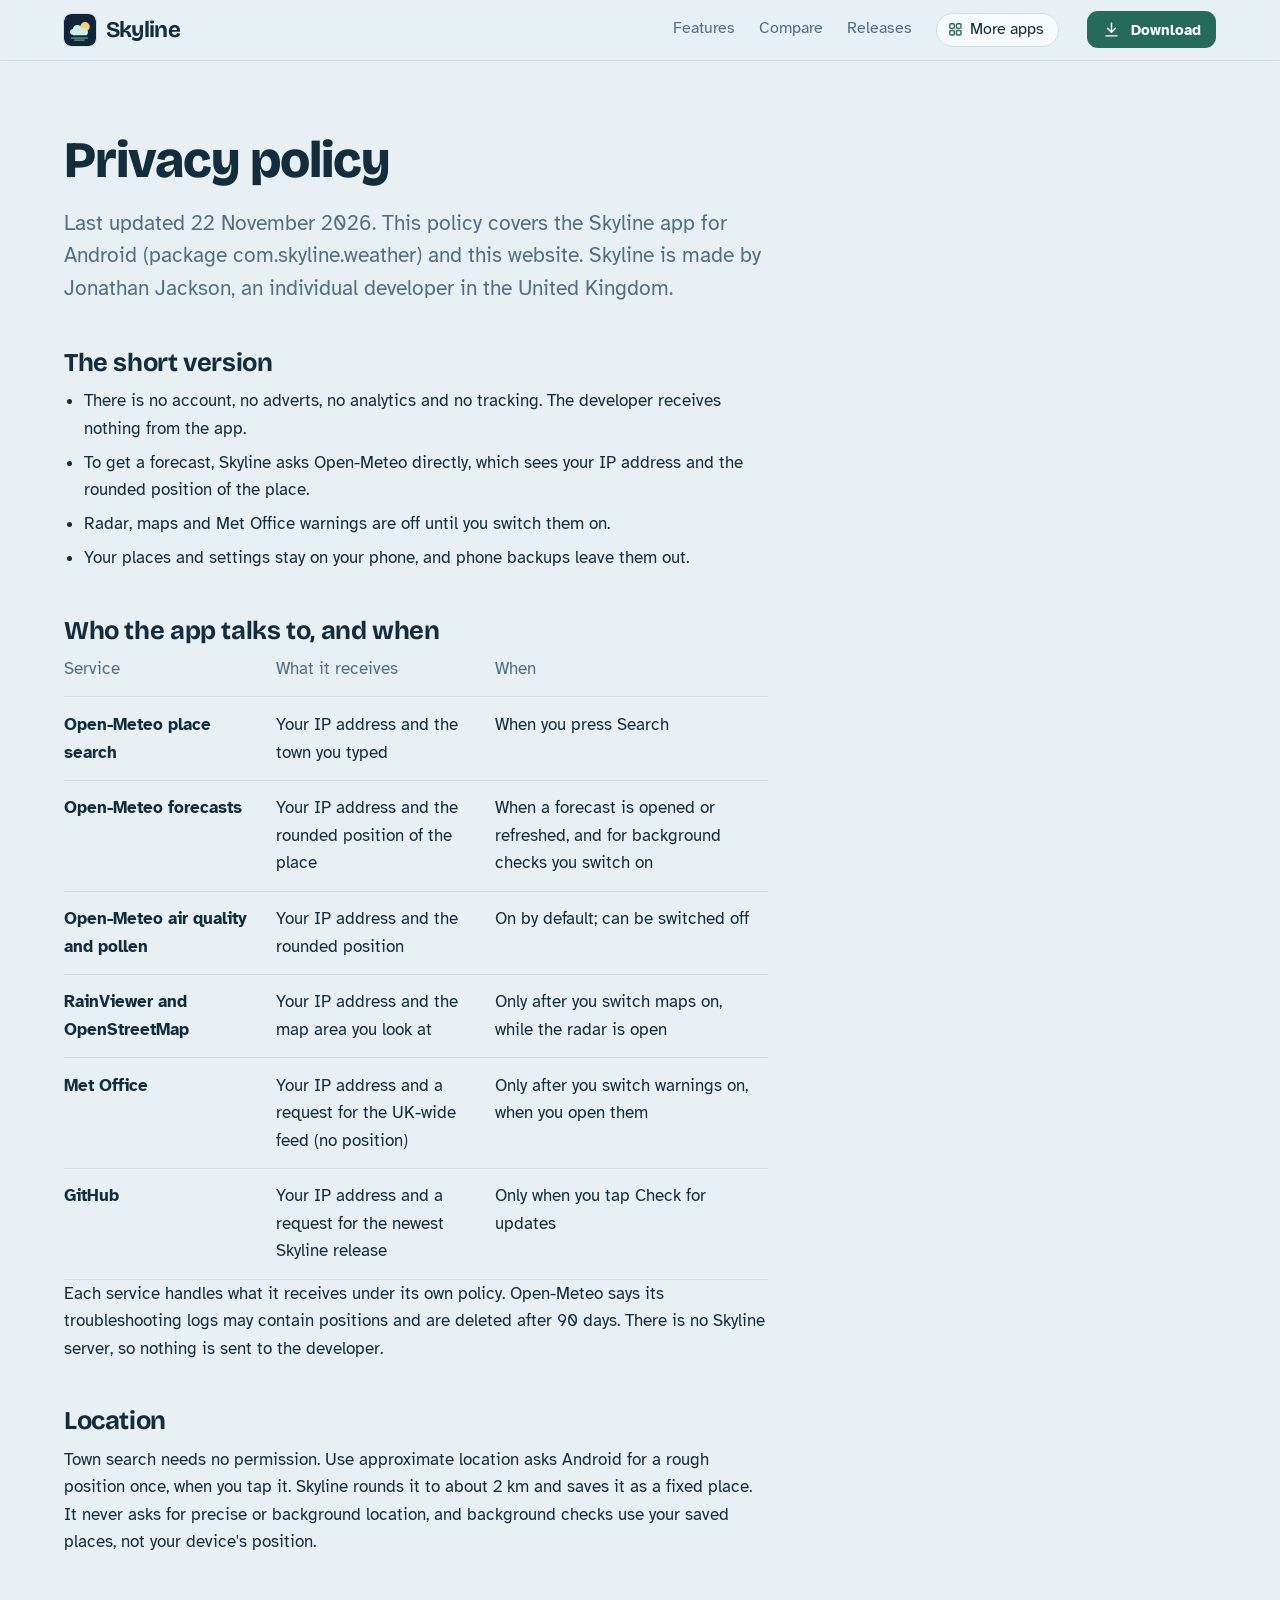
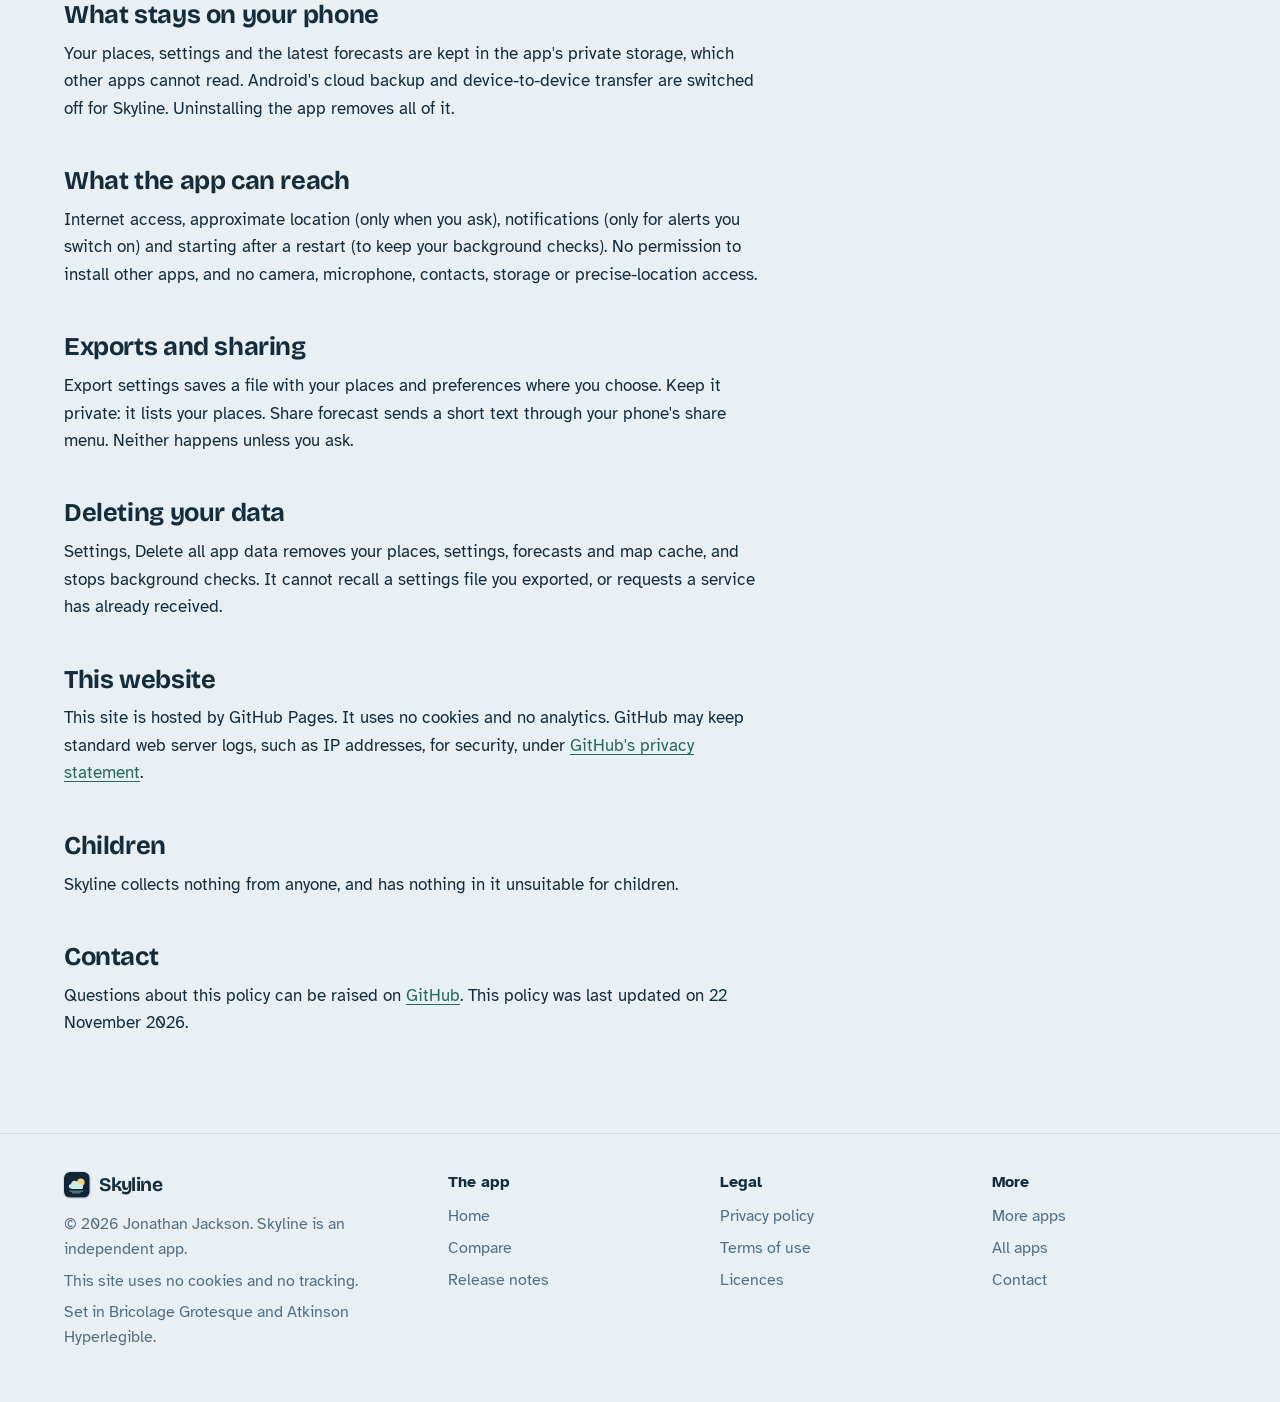
<file: privacy.html>
<!DOCTYPE html>
<html lang="en-GB">
<head>
<meta charset="utf-8">
<meta name="viewport" content="width=device-width, initial-scale=1">
<title>Skyline privacy policy</title>
<meta name="description" content="What Skyline does with your information: in short, it stays on your phone.">
<meta name="author" content="Jonathan Jackson">
<link rel="canonical" href="https://customgpter.github.io/skyline/privacy.html">
<meta name="theme-color" content="#e8f0f4" media="(prefers-color-scheme: light)">
<meta name="theme-color" content="#081522" media="(prefers-color-scheme: dark)">
<meta property="og:type" content="website">
<meta property="og:site_name" content="Skyline">
<meta property="og:title" content="Skyline privacy policy">
<meta property="og:description" content="What Skyline does with your information: in short, it stays on your phone.">
<meta property="og:url" content="https://customgpter.github.io/skyline/privacy.html">
<meta property="og:image" content="https://customgpter.github.io/skyline/assets/og.png">
<meta property="og:image:width" content="1200">
<meta property="og:image:height" content="630">
<meta property="og:image:alt" content="Skyline&#x27;s forecast screen: the current temperature over an animated sky, with the next 24 hours below">
<meta property="og:locale" content="en_GB">
<meta name="twitter:card" content="summary_large_image">
<link rel="icon" href="./assets/favicon.svg" type="image/svg+xml">
<link rel="apple-touch-icon" href="./assets/apple-touch-icon.png">
<link rel="preload" href="./assets/fonts/bricolage-grotesque-latin.woff2" as="font" type="font/woff2" crossorigin>
<link rel="preload" href="./assets/fonts/atkinson-hyperlegible-latin-400-normal.woff2" as="font" type="font/woff2" crossorigin>
<link rel="stylesheet" href="./assets/site.css?v=1">
<link rel="stylesheet" href="./assets/house.css?v=1">
<link rel="stylesheet" href="./assets/apps-list.css?v=1">
<script src="./assets/apps-list.js?v=1" defer></script>
</head>
<body>
<a class="skip" href="#main">Skip to content</a>
<header class="masthead">
<div class="wrap">
<a class="brand" href="./" aria-label="Skyline home"><svg viewBox="0 0 108 108" aria-hidden="true"><rect width="108" height="108" rx="24" fill="#102638"/><circle cx="71" cy="43" r="16" fill="#F4CE83"/><path fill="#CEEDE4" d="M30,70C17,70 18,51 30,51C30,34 56,31 62,49C78,44 88,65 75,72L30,72Z"/><path d="M25,81L79,81M36,88L68,88" fill="none" stroke="#92CDBE" stroke-width="3" stroke-linecap="round"/></svg><span>Skyline</span></a>
<nav aria-label="Main"><ul><li><a href="./#features">Features</a></li><li><a href="./compare.html">Compare</a></li><li><a href="./releases.html">Releases</a></li><li><a class="more-apps" href="./more-apps.html"><svg class="ico" viewBox="0 0 24 24" aria-hidden="true"><rect x="4" y="4" width="6.5" height="6.5" rx="1.6"/><rect x="13.5" y="4" width="6.5" height="6.5" rx="1.6"/><rect x="4" y="13.5" width="6.5" height="6.5" rx="1.6"/><rect x="13.5" y="13.5" width="6.5" height="6.5" rx="1.6"/></svg>More apps</a></li></ul></nav>
<a class="button small" href="https://github.com/CustomGPTer/skyline/releases/latest/download/Skyline.apk"><svg class="ico" viewBox="0 0 24 24" aria-hidden="true"><path d="M12 4v11"/><path d="M7 10.5l5 5 5-5"/><path d="M5 20h14"/></svg>Download</a>
</div>
</header>
<main id="main" class="doc">
<div class="wrap">
<div class="measure">
<h1>Privacy policy</h1>
<p class="lede">Last updated 22 November 2026. This policy covers the Skyline app for Android (package com.skyline.weather) and this website. Skyline is made by Jonathan Jackson, an individual developer in the United Kingdom.</p>
<h2 id="short">The short version</h2><ul>
<li>There is no account, no adverts, no analytics and no tracking. The developer receives nothing from the app.</li>
<li>To get a forecast, Skyline asks Open-Meteo directly, which sees your IP address and the rounded position of the place.</li>
<li>Radar, maps and Met Office warnings are off until you switch them on.</li>
<li>Your places and settings stay on your phone, and phone backups leave them out.</li>
</ul><h2 id="connections">Who the app talks to, and when</h2><table>
<thead><tr><th scope="col">Service</th><th scope="col">What it receives</th><th scope="col">When</th></tr></thead>
<tbody>
<tr><th scope="row">Open-Meteo place search</th><td>Your IP address and the town you typed</td><td>When you press Search</td></tr>
<tr><th scope="row">Open-Meteo forecasts</th><td>Your IP address and the rounded position of the place</td><td>When a forecast is opened or refreshed, and for background checks you switch on</td></tr>
<tr><th scope="row">Open-Meteo air quality and pollen</th><td>Your IP address and the rounded position</td><td>On by default; can be switched off</td></tr>
<tr><th scope="row">RainViewer and OpenStreetMap</th><td>Your IP address and the map area you look at</td><td>Only after you switch maps on, while the radar is open</td></tr>
<tr><th scope="row">Met Office</th><td>Your IP address and a request for the UK-wide feed (no position)</td><td>Only after you switch warnings on, when you open them</td></tr>
<tr><th scope="row">GitHub</th><td>Your IP address and a request for the newest Skyline release</td><td>Only when you tap Check for updates</td></tr>
</tbody>
</table>
<p>Each service handles what it receives under its own policy. Open-Meteo says its troubleshooting logs may contain positions and are deleted after 90 days. There is no Skyline server, so nothing is sent to the developer.</p><h2 id="location">Location</h2><p>Town search needs no permission. Use approximate location asks Android for a rough position once, when you tap it. Skyline rounds it to about 2 km and saves it as a fixed place. It never asks for precise or background location, and background checks use your saved places, not your device's position.</p><h2 id="kept">What stays on your phone</h2><p>Your places, settings and the latest forecasts are kept in the app's private storage, which other apps cannot read. Android's cloud backup and device-to-device transfer are switched off for Skyline. Uninstalling the app removes all of it.</p><h2 id="permissions">What the app can reach</h2><p>Internet access, approximate location (only when you ask), notifications (only for alerts you switch on) and starting after a restart (to keep your background checks). No permission to install other apps, and no camera, microphone, contacts, storage or precise-location access.</p><h2 id="copies">Exports and sharing</h2><p>Export settings saves a file with your places and preferences where you choose. Keep it private: it lists your places. Share forecast sends a short text through your phone's share menu. Neither happens unless you ask.</p><h2 id="deleting">Deleting your data</h2><p>Settings, Delete all app data removes your places, settings, forecasts and map cache, and stops background checks. It cannot recall a settings file you exported, or requests a service has already received.</p><h2 id="website">This website</h2><p>This site is hosted by GitHub Pages. It uses no cookies and no analytics. GitHub may keep standard web server logs, such as IP addresses, for security, under <a href="https://docs.github.com/en/site-policy/privacy-policies/github-general-privacy-statement">GitHub's privacy statement</a>.</p><h2 id="children">Children</h2><p>Skyline collects nothing from anyone, and has nothing in it unsuitable for children.</p>
<h2 id="contact">Contact</h2>
<p>Questions about this policy can be raised on <a href="https://github.com/CustomGPTer/skyline/issues">GitHub</a>. This policy was last updated on 22 November 2026.</p>
</div>
</div>
</main>
<footer class="colophon">
<div class="wrap">
<div>
<a class="brand" href="./" aria-label="Skyline home"><svg viewBox="0 0 108 108" aria-hidden="true"><rect width="108" height="108" rx="24" fill="#102638"/><circle cx="71" cy="43" r="16" fill="#F4CE83"/><path fill="#CEEDE4" d="M30,70C17,70 18,51 30,51C30,34 56,31 62,49C78,44 88,65 75,72L30,72Z"/><path d="M25,81L79,81M36,88L68,88" fill="none" stroke="#92CDBE" stroke-width="3" stroke-linecap="round"/></svg><span>Skyline</span></a>
<p>&copy; 2026 Jonathan Jackson. Skyline is an independent app.</p>
<p>This site uses no cookies and no tracking.</p>
<p>Set in Bricolage Grotesque and Atkinson Hyperlegible.</p>
</div>
<nav aria-label="The app"><h2>The app</h2><ul>
<li><a href="./">Home</a></li>
<li><a href="./compare.html">Compare</a></li>
<li><a href="./releases.html">Release notes</a></li>

</ul></nav>
<nav aria-label="Legal"><h2>Legal</h2><ul>
<li><a href="./privacy.html">Privacy policy</a></li>
<li><a href="./terms.html">Terms of use</a></li>
<li><a href="./licences.html">Licences</a></li>
</ul></nav>
<nav aria-label="More"><h2>More</h2><ul>
<li><a href="./more-apps.html">More apps</a></li>
<li><a href="https://customgpter.github.io/">All apps</a></li>
<li><a href="https://github.com/CustomGPTer/skyline/issues">Contact</a></li>
</ul></nav>
</div>
</footer>
</body>
</html>
</file>
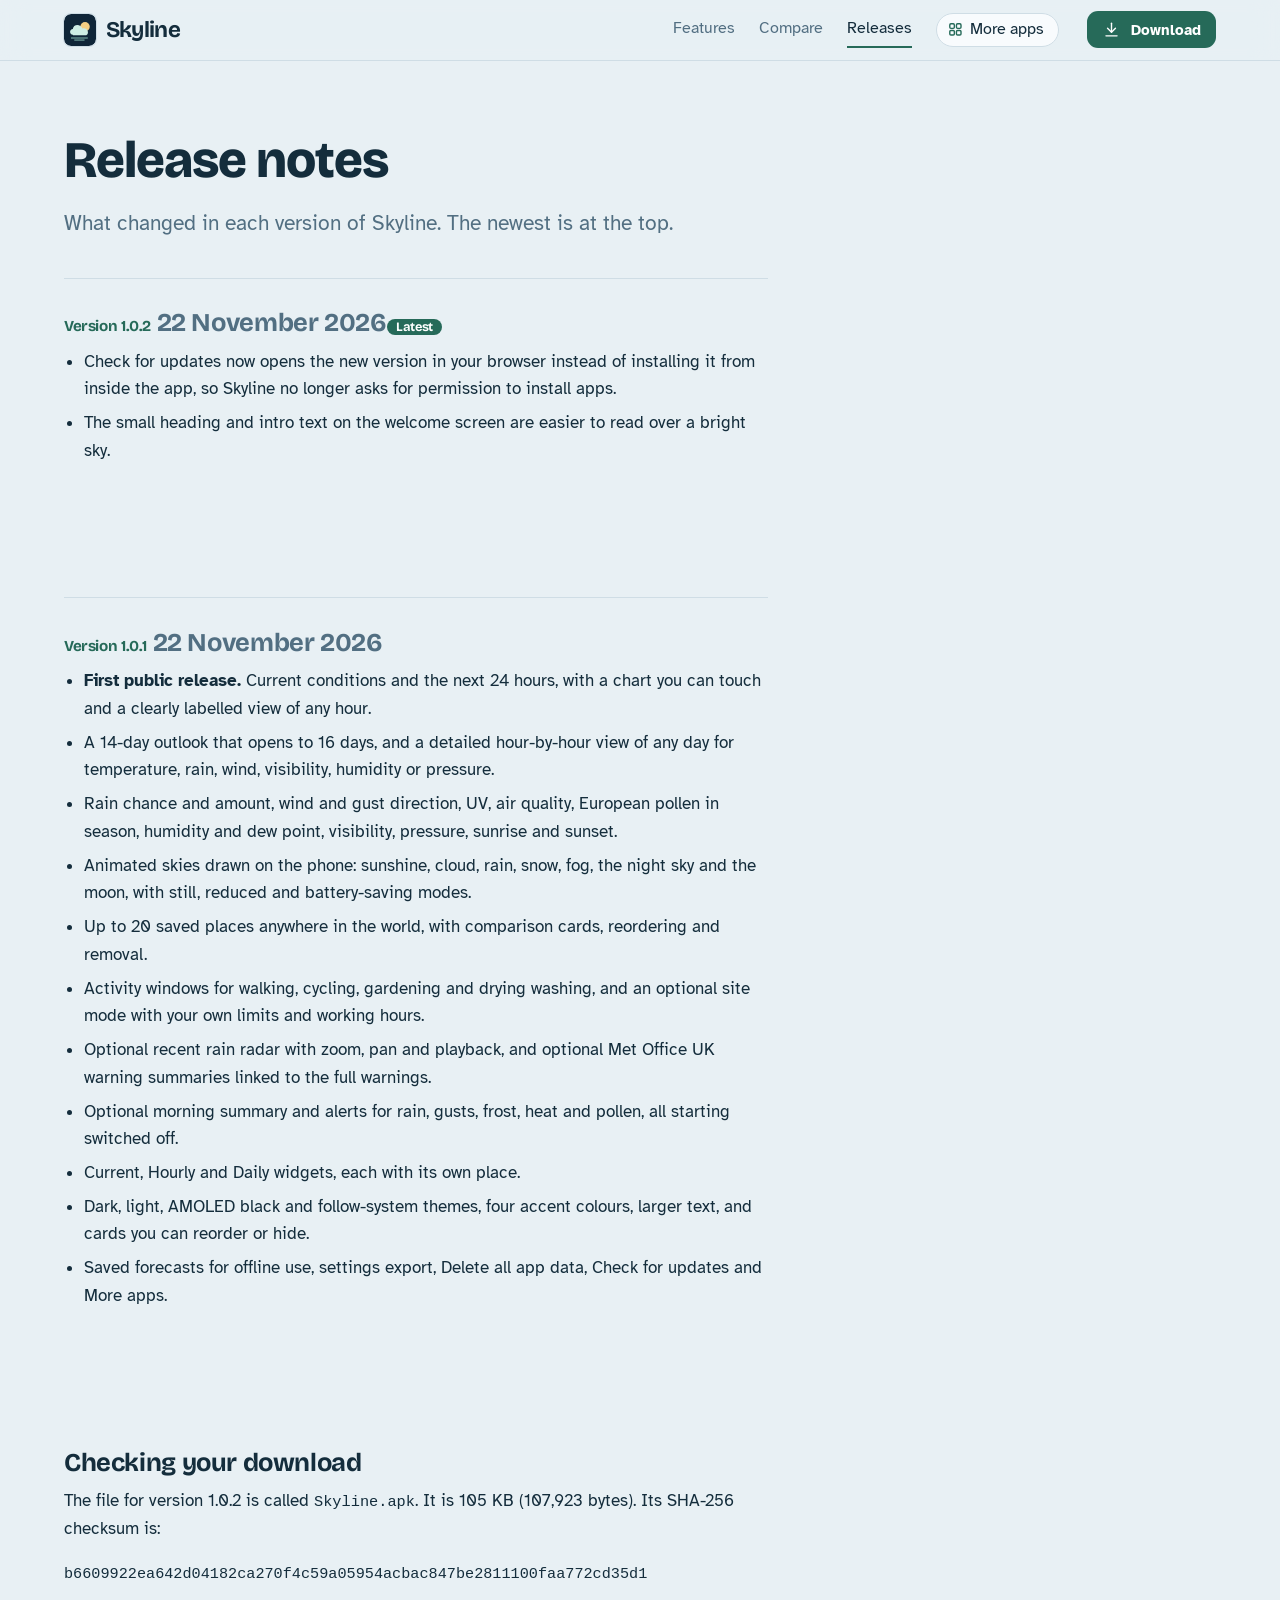
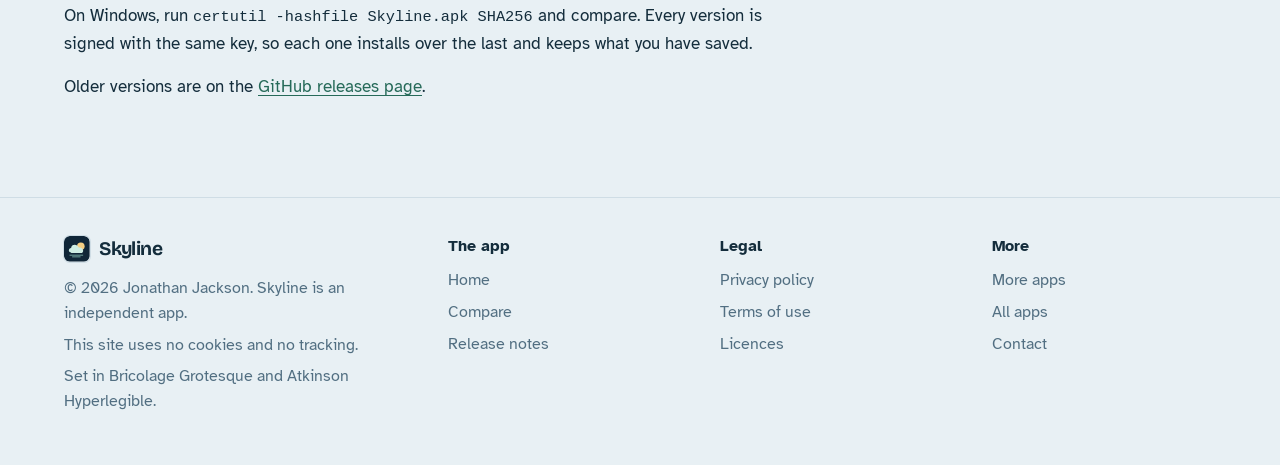
<file: releases.html>
<!DOCTYPE html>
<html lang="en-GB">
<head>
<meta charset="utf-8">
<meta name="viewport" content="width=device-width, initial-scale=1">
<title>Skyline release notes</title>
<meta name="description" content="What changed in each version of Skyline, with the file size and checksum to check your download.">
<meta name="author" content="Jonathan Jackson">
<link rel="canonical" href="https://customgpter.github.io/skyline/releases.html">
<meta name="theme-color" content="#e8f0f4" media="(prefers-color-scheme: light)">
<meta name="theme-color" content="#081522" media="(prefers-color-scheme: dark)">
<meta property="og:type" content="website">
<meta property="og:site_name" content="Skyline">
<meta property="og:title" content="Skyline release notes">
<meta property="og:description" content="What changed in each version of Skyline, with the file size and checksum to check your download.">
<meta property="og:url" content="https://customgpter.github.io/skyline/releases.html">
<meta property="og:image" content="https://customgpter.github.io/skyline/assets/og.png">
<meta property="og:image:width" content="1200">
<meta property="og:image:height" content="630">
<meta property="og:image:alt" content="Skyline&#x27;s forecast screen: the current temperature over an animated sky, with the next 24 hours below">
<meta property="og:locale" content="en_GB">
<meta name="twitter:card" content="summary_large_image">
<link rel="icon" href="./assets/favicon.svg" type="image/svg+xml">
<link rel="apple-touch-icon" href="./assets/apple-touch-icon.png">
<link rel="preload" href="./assets/fonts/bricolage-grotesque-latin.woff2" as="font" type="font/woff2" crossorigin>
<link rel="preload" href="./assets/fonts/atkinson-hyperlegible-latin-400-normal.woff2" as="font" type="font/woff2" crossorigin>
<link rel="stylesheet" href="./assets/site.css?v=1">
<link rel="stylesheet" href="./assets/house.css?v=1">
<link rel="stylesheet" href="./assets/apps-list.css?v=1">
<script src="./assets/apps-list.js?v=1" defer></script>
</head>
<body>
<a class="skip" href="#main">Skip to content</a>
<header class="masthead">
<div class="wrap">
<a class="brand" href="./" aria-label="Skyline home"><svg viewBox="0 0 108 108" aria-hidden="true"><rect width="108" height="108" rx="24" fill="#102638"/><circle cx="71" cy="43" r="16" fill="#F4CE83"/><path fill="#CEEDE4" d="M30,70C17,70 18,51 30,51C30,34 56,31 62,49C78,44 88,65 75,72L30,72Z"/><path d="M25,81L79,81M36,88L68,88" fill="none" stroke="#92CDBE" stroke-width="3" stroke-linecap="round"/></svg><span>Skyline</span></a>
<nav aria-label="Main"><ul><li><a href="./#features">Features</a></li><li><a href="./compare.html">Compare</a></li><li><a href="./releases.html" aria-current="page">Releases</a></li><li><a class="more-apps" href="./more-apps.html"><svg class="ico" viewBox="0 0 24 24" aria-hidden="true"><rect x="4" y="4" width="6.5" height="6.5" rx="1.6"/><rect x="13.5" y="4" width="6.5" height="6.5" rx="1.6"/><rect x="4" y="13.5" width="6.5" height="6.5" rx="1.6"/><rect x="13.5" y="13.5" width="6.5" height="6.5" rx="1.6"/></svg>More apps</a></li></ul></nav>
<a class="button small" href="https://github.com/CustomGPTer/skyline/releases/latest/download/Skyline.apk"><svg class="ico" viewBox="0 0 24 24" aria-hidden="true"><path d="M12 4v11"/><path d="M7 10.5l5 5 5-5"/><path d="M5 20h14"/></svg>Download</a>
</div>
</header>
<main id="main" class="doc">
<div class="wrap">
<div class="measure">
<h1>Release notes</h1>
<p class="lede">What changed in each version of Skyline. The newest is at the top.</p>
<section class="release" id="v1.0.2"><h2><span class="ver">Version 1.0.2</span> <span class="when">22 November 2026</span><span class="tag">Latest</span></h2><ul><li>Check for updates now opens the new version in your browser instead of installing it from inside the app, so Skyline no longer asks for permission to install apps.</li><li>The small heading and intro text on the welcome screen are easier to read over a bright sky.</li></ul></section>
<section class="release" id="v1.0.1"><h2><span class="ver">Version 1.0.1</span> <span class="when">22 November 2026</span></h2><ul><li><b>First public release.</b> Current conditions and the next 24 hours, with a chart you can touch and a clearly labelled view of any hour.</li><li>A 14-day outlook that opens to 16 days, and a detailed hour-by-hour view of any day for temperature, rain, wind, visibility, humidity or pressure.</li><li>Rain chance and amount, wind and gust direction, UV, air quality, European pollen in season, humidity and dew point, visibility, pressure, sunrise and sunset.</li><li>Animated skies drawn on the phone: sunshine, cloud, rain, snow, fog, the night sky and the moon, with still, reduced and battery-saving modes.</li><li>Up to 20 saved places anywhere in the world, with comparison cards, reordering and removal.</li><li>Activity windows for walking, cycling, gardening and drying washing, and an optional site mode with your own limits and working hours.</li><li>Optional recent rain radar with zoom, pan and playback, and optional Met Office UK warning summaries linked to the full warnings.</li><li>Optional morning summary and alerts for rain, gusts, frost, heat and pollen, all starting switched off.</li><li>Current, Hourly and Daily widgets, each with its own place.</li><li>Dark, light, AMOLED black and follow-system themes, four accent colours, larger text, and cards you can reorder or hide.</li><li>Saved forecasts for offline use, settings export, Delete all app data, Check for updates and More apps.</li></ul></section>
<h2 id="checking">Checking your download</h2>
<p>The file for version 1.0.2 is called <code>Skyline.apk</code>. It is 105 KB (107,923 bytes). Its SHA-256 checksum is:</p>
<p><code class="sum">b6609922ea642d04182ca270f4c59a05954acbac847be2811100faa772cd35d1</code></p>
<p>On Windows, run <code>certutil -hashfile Skyline.apk SHA256</code> and compare. Every version is signed with the same key, so each one installs over the last and keeps what you have saved.</p>
<p>Older versions are on the <a href="https://github.com/CustomGPTer/skyline/releases">GitHub releases page</a>.</p>
</div>
</div>
</main>
<footer class="colophon">
<div class="wrap">
<div>
<a class="brand" href="./" aria-label="Skyline home"><svg viewBox="0 0 108 108" aria-hidden="true"><rect width="108" height="108" rx="24" fill="#102638"/><circle cx="71" cy="43" r="16" fill="#F4CE83"/><path fill="#CEEDE4" d="M30,70C17,70 18,51 30,51C30,34 56,31 62,49C78,44 88,65 75,72L30,72Z"/><path d="M25,81L79,81M36,88L68,88" fill="none" stroke="#92CDBE" stroke-width="3" stroke-linecap="round"/></svg><span>Skyline</span></a>
<p>&copy; 2026 Jonathan Jackson. Skyline is an independent app.</p>
<p>This site uses no cookies and no tracking.</p>
<p>Set in Bricolage Grotesque and Atkinson Hyperlegible.</p>
</div>
<nav aria-label="The app"><h2>The app</h2><ul>
<li><a href="./">Home</a></li>
<li><a href="./compare.html">Compare</a></li>
<li><a href="./releases.html">Release notes</a></li>

</ul></nav>
<nav aria-label="Legal"><h2>Legal</h2><ul>
<li><a href="./privacy.html">Privacy policy</a></li>
<li><a href="./terms.html">Terms of use</a></li>
<li><a href="./licences.html">Licences</a></li>
</ul></nav>
<nav aria-label="More"><h2>More</h2><ul>
<li><a href="./more-apps.html">More apps</a></li>
<li><a href="https://customgpter.github.io/">All apps</a></li>
<li><a href="https://github.com/CustomGPTer/skyline/issues">Contact</a></li>
</ul></nav>
</div>
</footer>
</body>
</html>
</file>
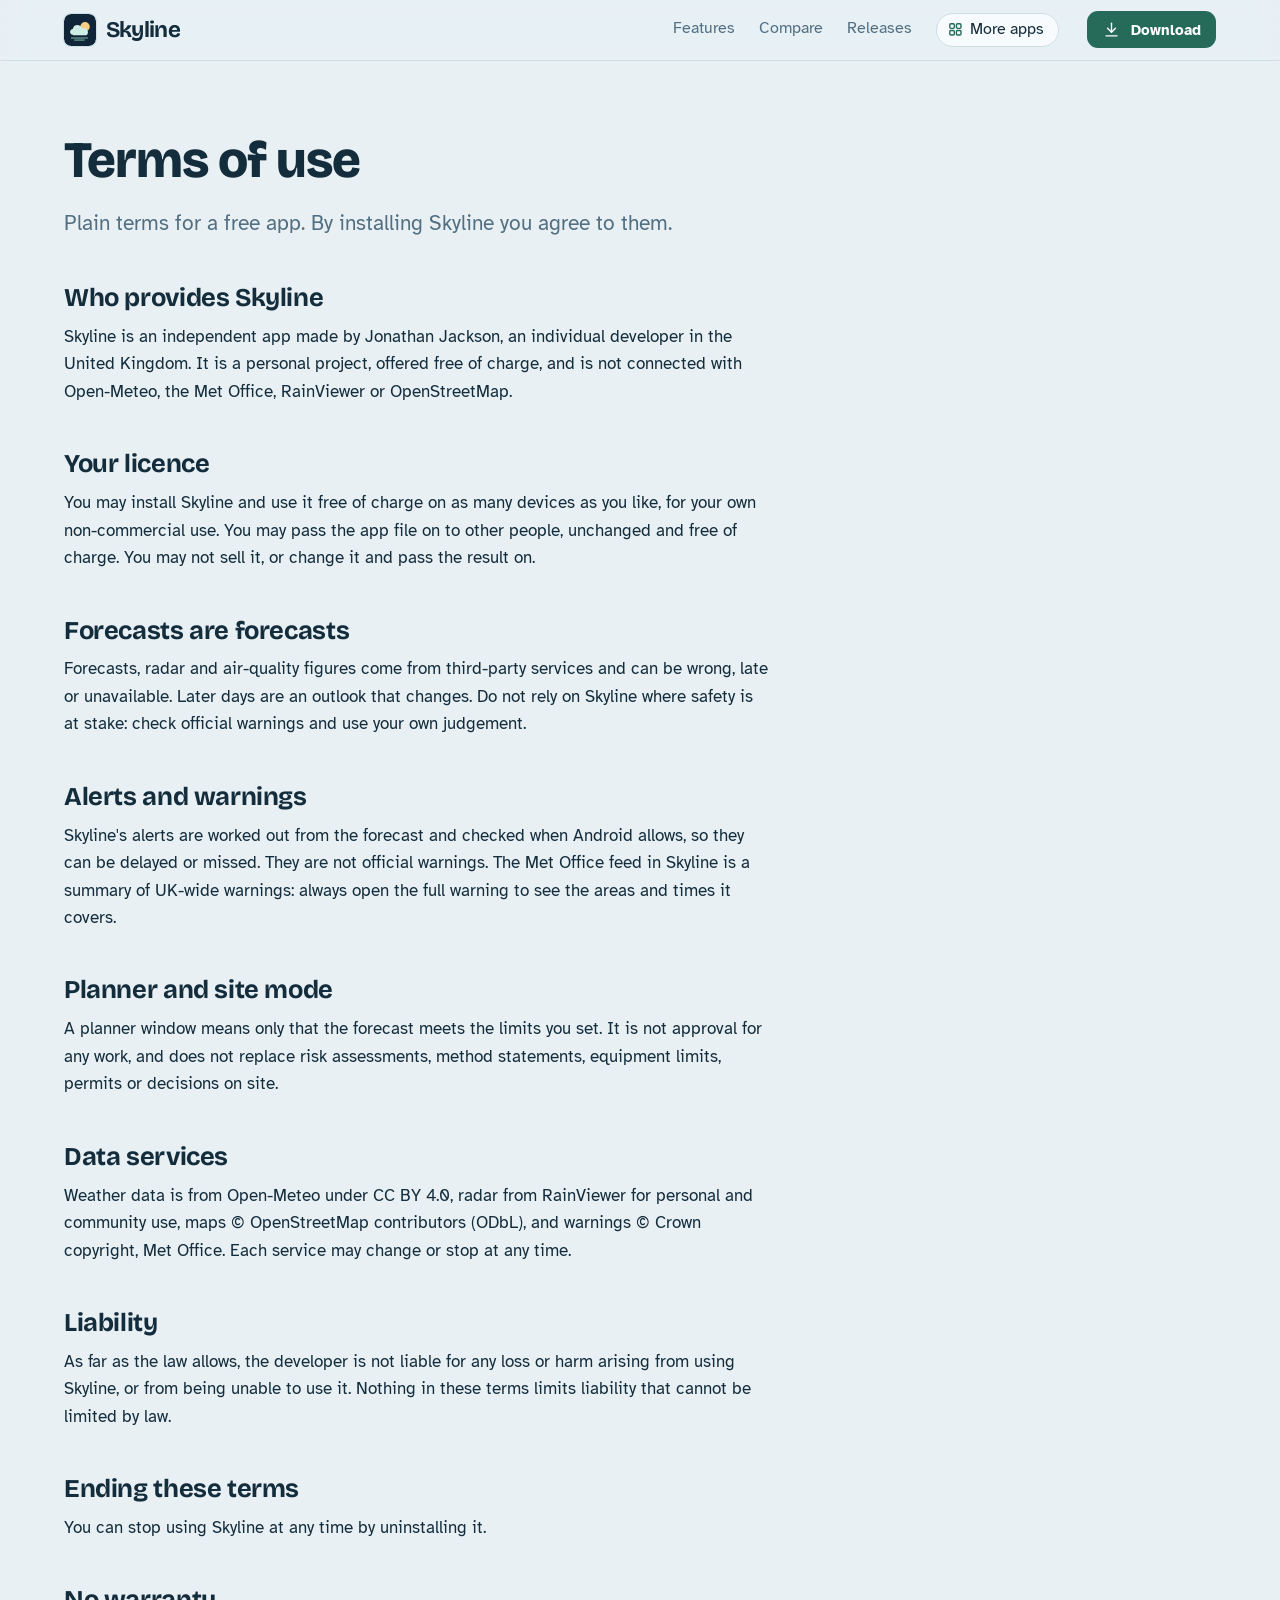
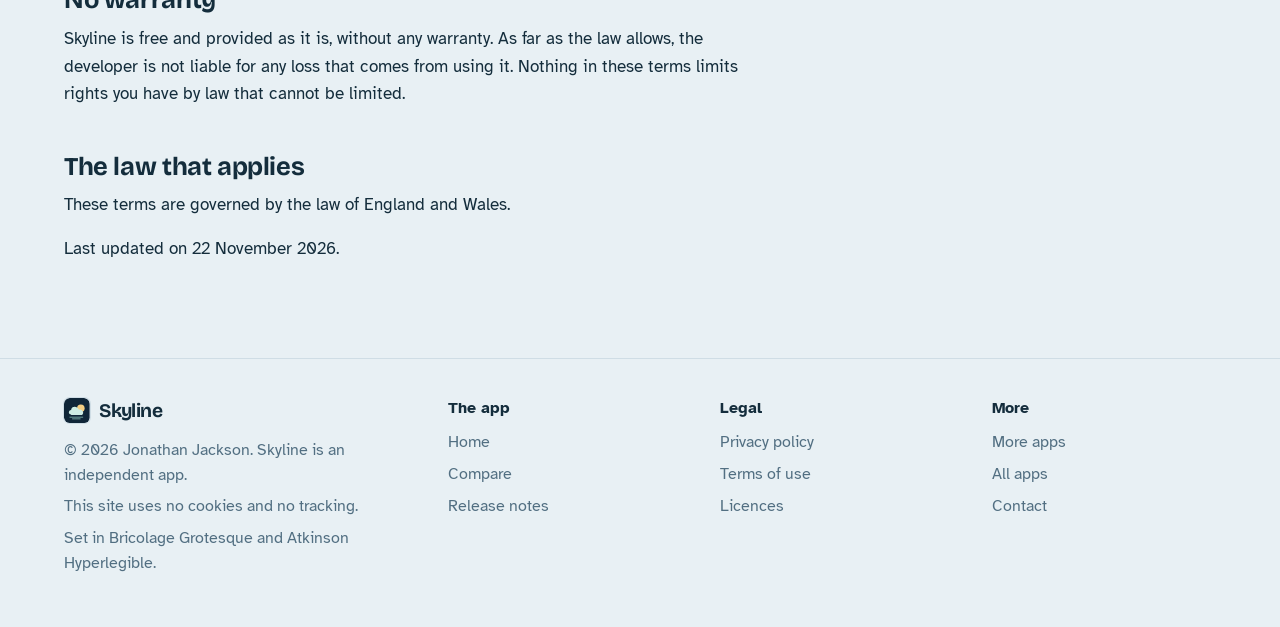
<file: terms.html>
<!DOCTYPE html>
<html lang="en-GB">
<head>
<meta charset="utf-8">
<meta name="viewport" content="width=device-width, initial-scale=1">
<title>Skyline terms of use</title>
<meta name="description" content="The terms for using Skyline.">
<meta name="author" content="Jonathan Jackson">
<link rel="canonical" href="https://customgpter.github.io/skyline/terms.html">
<meta name="theme-color" content="#e8f0f4" media="(prefers-color-scheme: light)">
<meta name="theme-color" content="#081522" media="(prefers-color-scheme: dark)">
<meta property="og:type" content="website">
<meta property="og:site_name" content="Skyline">
<meta property="og:title" content="Skyline terms of use">
<meta property="og:description" content="The terms for using Skyline.">
<meta property="og:url" content="https://customgpter.github.io/skyline/terms.html">
<meta property="og:image" content="https://customgpter.github.io/skyline/assets/og.png">
<meta property="og:image:width" content="1200">
<meta property="og:image:height" content="630">
<meta property="og:image:alt" content="Skyline&#x27;s forecast screen: the current temperature over an animated sky, with the next 24 hours below">
<meta property="og:locale" content="en_GB">
<meta name="twitter:card" content="summary_large_image">
<link rel="icon" href="./assets/favicon.svg" type="image/svg+xml">
<link rel="apple-touch-icon" href="./assets/apple-touch-icon.png">
<link rel="preload" href="./assets/fonts/bricolage-grotesque-latin.woff2" as="font" type="font/woff2" crossorigin>
<link rel="preload" href="./assets/fonts/atkinson-hyperlegible-latin-400-normal.woff2" as="font" type="font/woff2" crossorigin>
<link rel="stylesheet" href="./assets/site.css?v=1">
<link rel="stylesheet" href="./assets/house.css?v=1">
<link rel="stylesheet" href="./assets/apps-list.css?v=1">
<script src="./assets/apps-list.js?v=1" defer></script>
</head>
<body>
<a class="skip" href="#main">Skip to content</a>
<header class="masthead">
<div class="wrap">
<a class="brand" href="./" aria-label="Skyline home"><svg viewBox="0 0 108 108" aria-hidden="true"><rect width="108" height="108" rx="24" fill="#102638"/><circle cx="71" cy="43" r="16" fill="#F4CE83"/><path fill="#CEEDE4" d="M30,70C17,70 18,51 30,51C30,34 56,31 62,49C78,44 88,65 75,72L30,72Z"/><path d="M25,81L79,81M36,88L68,88" fill="none" stroke="#92CDBE" stroke-width="3" stroke-linecap="round"/></svg><span>Skyline</span></a>
<nav aria-label="Main"><ul><li><a href="./#features">Features</a></li><li><a href="./compare.html">Compare</a></li><li><a href="./releases.html">Releases</a></li><li><a class="more-apps" href="./more-apps.html"><svg class="ico" viewBox="0 0 24 24" aria-hidden="true"><rect x="4" y="4" width="6.5" height="6.5" rx="1.6"/><rect x="13.5" y="4" width="6.5" height="6.5" rx="1.6"/><rect x="4" y="13.5" width="6.5" height="6.5" rx="1.6"/><rect x="13.5" y="13.5" width="6.5" height="6.5" rx="1.6"/></svg>More apps</a></li></ul></nav>
<a class="button small" href="https://github.com/CustomGPTer/skyline/releases/latest/download/Skyline.apk"><svg class="ico" viewBox="0 0 24 24" aria-hidden="true"><path d="M12 4v11"/><path d="M7 10.5l5 5 5-5"/><path d="M5 20h14"/></svg>Download</a>
</div>
</header>
<main id="main" class="doc">
<div class="wrap">
<div class="measure">
<h1>Terms of use</h1>
<p class="lede">Plain terms for a free app. By installing Skyline you agree to them.</p>
<h2 id="who">Who provides Skyline</h2><p>Skyline is an independent app made by Jonathan Jackson, an individual developer in the United Kingdom. It is a personal project, offered free of charge, and is not connected with Open-Meteo, the Met Office, RainViewer or OpenStreetMap.</p><h2 id="licence">Your licence</h2><p>You may install Skyline and use it free of charge on as many devices as you like, for your own non-commercial use. You may pass the app file on to other people, unchanged and free of charge. You may not sell it, or change it and pass the result on.</p><h2 id="forecasts">Forecasts are forecasts</h2><p>Forecasts, radar and air-quality figures come from third-party services and can be wrong, late or unavailable. Later days are an outlook that changes. Do not rely on Skyline where safety is at stake: check official warnings and use your own judgement.</p><h2 id="alerts">Alerts and warnings</h2><p>Skyline's alerts are worked out from the forecast and checked when Android allows, so they can be delayed or missed. They are not official warnings. The Met Office feed in Skyline is a summary of UK-wide warnings: always open the full warning to see the areas and times it covers.</p><h2 id="site">Planner and site mode</h2><p>A planner window means only that the forecast meets the limits you set. It is not approval for any work, and does not replace risk assessments, method statements, equipment limits, permits or decisions on site.</p><h2 id="services">Data services</h2><p>Weather data is from Open-Meteo under CC BY 4.0, radar from RainViewer for personal and community use, maps &copy; OpenStreetMap contributors (ODbL), and warnings &copy; Crown copyright, Met Office. Each service may change or stop at any time.</p><h2 id="liability">Liability</h2><p>As far as the law allows, the developer is not liable for any loss or harm arising from using Skyline, or from being unable to use it. Nothing in these terms limits liability that cannot be limited by law.</p><h2 id="ending">Ending these terms</h2><p>You can stop using Skyline at any time by uninstalling it.</p>
<h2 id="no-warranty">No warranty</h2>
<p>Skyline is free and provided as it is, without any warranty. As far as the law allows, the developer is not liable for any loss that comes from using it. Nothing in these terms limits rights you have by law that cannot be limited.</p>
<h2 id="governing">The law that applies</h2>
<p>These terms are governed by the law of England and Wales.</p>
<p>Last updated on 22 November 2026.</p>
</div>
</div>
</main>
<footer class="colophon">
<div class="wrap">
<div>
<a class="brand" href="./" aria-label="Skyline home"><svg viewBox="0 0 108 108" aria-hidden="true"><rect width="108" height="108" rx="24" fill="#102638"/><circle cx="71" cy="43" r="16" fill="#F4CE83"/><path fill="#CEEDE4" d="M30,70C17,70 18,51 30,51C30,34 56,31 62,49C78,44 88,65 75,72L30,72Z"/><path d="M25,81L79,81M36,88L68,88" fill="none" stroke="#92CDBE" stroke-width="3" stroke-linecap="round"/></svg><span>Skyline</span></a>
<p>&copy; 2026 Jonathan Jackson. Skyline is an independent app.</p>
<p>This site uses no cookies and no tracking.</p>
<p>Set in Bricolage Grotesque and Atkinson Hyperlegible.</p>
</div>
<nav aria-label="The app"><h2>The app</h2><ul>
<li><a href="./">Home</a></li>
<li><a href="./compare.html">Compare</a></li>
<li><a href="./releases.html">Release notes</a></li>

</ul></nav>
<nav aria-label="Legal"><h2>Legal</h2><ul>
<li><a href="./privacy.html">Privacy policy</a></li>
<li><a href="./terms.html">Terms of use</a></li>
<li><a href="./licences.html">Licences</a></li>
</ul></nav>
<nav aria-label="More"><h2>More</h2><ul>
<li><a href="./more-apps.html">More apps</a></li>
<li><a href="https://customgpter.github.io/">All apps</a></li>
<li><a href="https://github.com/CustomGPTer/skyline/issues">Contact</a></li>
</ul></nav>
</div>
</footer>
</body>
</html>
</file>
<file: assets/site.css>
@font-face{font-family:"Bricolage Grotesque";src:url("fonts/bricolage-grotesque-latin.woff2") format("woff2");font-weight:200 800;font-style:normal;font-display:swap}
@font-face{font-family:"Atkinson Hyperlegible";src:url("fonts/atkinson-hyperlegible-latin-400-normal.woff2") format("woff2");font-weight:400;font-style:normal;font-display:swap}
@font-face{font-family:"Atkinson Hyperlegible";src:url("fonts/atkinson-hyperlegible-latin-700-normal.woff2") format("woff2");font-weight:700;font-style:normal;font-display:swap}

/* Daylight page, night-time camera. The lamp colour is kept for the one thing to press and for what the camera has seen. */
:root{
  --page:#f2f5f9; --panel:#ffffff; --raised:#e8edf3; --ink:#0d1a2b; --soft:#465468; --rule:#d2dae4;
  --accent:#0a6a55; --accent-ink:#ffffff; --warn:#8a5200; --rec:#d3302f;
  --lamp:#ffb347; --lamp-ink:#231400; --lamp-text:#8a5200;
  --night:#09111e; --night-2:#111d30; --night-3:#1a2a43; --night-ink:#eaf0f8; --night-soft:#9fb0c7; --night-rule:#24364f; --iris:#55d6ab;
  --display:"Bricolage Grotesque","Atkinson Hyperlegible",system-ui,sans-serif;
  --sans:"Atkinson Hyperlegible",system-ui,-apple-system,"Segoe UI",Roboto,sans-serif;
  --mono:ui-monospace,SFMono-Regular,Menlo,Consolas,"Liberation Mono",monospace;
  color-scheme:light dark;
}
@media (prefers-color-scheme:dark){
  :root{--page:#0a111b; --panel:#111a27; --raised:#182434; --ink:#e9eef5; --soft:#a0aec0; --rule:#243247;
    --accent:#55d6ab; --accent-ink:#00281d; --warn:#ffb347; --rec:#ff6163; --lamp-text:#ffb347}
}

*,*::before,*::after{box-sizing:border-box}
html{-webkit-text-size-adjust:100%;scroll-behavior:smooth;scroll-padding-top:5.5rem}
@media (prefers-reduced-motion:reduce){html{scroll-behavior:auto}}
body{margin:0;background:var(--page);color:var(--ink);font:400 1.0625rem/1.62 var(--sans);text-rendering:optimizeLegibility;-webkit-font-smoothing:antialiased}
img,svg{max-width:100%;display:block}
a{color:var(--accent);text-decoration-thickness:.07em;text-underline-offset:.2em}
a:hover{text-decoration-thickness:.13em}
:focus-visible{outline:3px solid var(--lamp);outline-offset:3px;border-radius:6px}
code{font:.9em/1 var(--mono);overflow-wrap:anywhere}
h1,h2,h3{font-family:var(--display);font-weight:700;letter-spacing:-.015em;line-height:1.08;margin:0;text-wrap:balance}
p{margin:0 0 1rem}
.skip{position:absolute;left:-999px;top:0;background:var(--ink);color:var(--page);padding:.6rem 1rem;z-index:30;border-radius:0 0 8px 0}
.skip:focus{left:0}
.sr{position:absolute;width:1px;height:1px;overflow:hidden;clip-path:inset(50%);white-space:nowrap}
.wrap{width:min(72rem,100% - 2.5rem);margin-inline:auto}
.measure{max-width:44rem}
.ico{width:1.25em;height:1.25em;flex:none;fill:none;stroke:currentColor;stroke-width:1.75;stroke-linecap:round;stroke-linejoin:round}

/* ---------- masthead */
.masthead{position:sticky;top:0;z-index:20;background:color-mix(in srgb,var(--page) 88%,transparent);-webkit-backdrop-filter:blur(14px) saturate(1.3);backdrop-filter:blur(14px) saturate(1.3);border-bottom:1px solid var(--rule)}
.masthead .wrap{display:flex;flex-wrap:wrap;align-items:center;gap:.35rem 1.75rem;padding-block:.7rem}
.brand{display:inline-flex;align-items:center;gap:.6rem;font:700 1.4rem/1 var(--display);letter-spacing:-.03em;color:var(--ink);text-decoration:none;margin-right:auto}
.brand svg{width:2rem;height:2rem;flex:none;border-radius:.5rem;box-shadow:0 0 0 1px var(--rule)}
.masthead nav ul{display:flex;flex-wrap:wrap;align-items:center;gap:.15rem 1.5rem;list-style:none;margin:0;padding:0;font-size:1rem;line-height:1.3}
.masthead nav a{display:inline-flex;align-items:center;gap:.4rem;color:var(--soft);text-decoration:none;padding-block:.45rem;border-bottom:2px solid transparent}
.masthead nav a:hover{color:var(--ink)}
.masthead nav a[aria-current="page"]{color:var(--ink);border-bottom-color:var(--lamp)}
.masthead nav a.more-apps{color:var(--ink);border:1px solid var(--rule);border-radius:999px;padding:.34rem .85rem .34rem .65rem;background:var(--panel)}
.masthead nav a.more-apps .ico{width:1.05em;height:1.05em;color:var(--accent);stroke-width:2}
.masthead nav a.more-apps:hover,.masthead nav a.more-apps[aria-current="page"]{border-color:var(--accent)}
.button{display:inline-flex;align-items:center;gap:.6rem;background:var(--lamp);color:var(--lamp-ink);font:700 1.08rem/1.2 var(--sans);text-decoration:none;padding:.95rem 1.5rem;border-radius:14px;box-shadow:0 1px 0 rgba(255,255,255,.45) inset,0 12px 24px -14px rgba(138,82,0,.9)}
.button:hover{background:#ffc56e}
.button:active{transform:translateY(1px)}
.button.small{font-size:.95rem;padding:.55rem .95rem;border-radius:11px;box-shadow:none}
.button.quiet{background:none;box-shadow:none;border:1px solid var(--rule);color:var(--ink)}
.button.quiet:hover{border-color:var(--ink);background:none}
@media (max-width:52rem){
  .masthead nav{order:3;flex:1 0 100%}
  .masthead nav ul{gap:.1rem .85rem;font-size:.95rem}
  .masthead nav .wide{display:none}
}
@media (max-width:24rem){.masthead nav a.more-apps .ico{display:none}.masthead nav a.more-apps{padding-inline:.7rem}}

/* ---------- hero */
.hero{padding-block:clamp(2.2rem,6vw,4.75rem) clamp(2.5rem,6vw,4.5rem);overflow:hidden}
.hero-grid{display:grid;gap:clamp(2.25rem,5vw,4rem);align-items:center}
@media (min-width:62rem){.hero-grid{grid-template-columns:minmax(0,11fr) minmax(0,10fr)}}
.hero h1{font-size:clamp(2.6rem,6vw,4.25rem);font-weight:800;line-height:1;letter-spacing:-.022em;margin-bottom:1.5rem}
.lede{font-size:clamp(1.14rem,2vw,1.3rem);line-height:1.55;color:var(--soft);margin:0 0 1rem;max-width:34rem}
.get{display:flex;flex-wrap:wrap;align-items:center;gap:.9rem 1.5rem;margin:1.8rem 0 1.1rem}
.get .aside{font-weight:700;color:var(--ink)}
.facts{font-size:.98rem;line-height:1.5;color:var(--soft);margin:0 0 .5rem;max-width:36rem}
.pills{display:flex;flex-wrap:wrap;gap:.45rem;list-style:none;margin:0 0 1rem;padding:0;font-size:.95rem}
.pills li{border:1px solid var(--rule);border-radius:999px;padding:.22rem .8rem;background:var(--panel);color:var(--soft)}

/* the monitor: the camera's view, the day beneath it, and the alert it sends */
.monitor{position:relative;max-width:36rem;margin-inline:auto;width:100%;padding-bottom:3.1rem}
@media (min-width:62rem){.monitor{margin-inline:auto 0}}
.screen{position:relative;background:var(--night);border-radius:22px;padding:.6rem;box-shadow:0 0 0 1px var(--night-rule),0 30px 60px -30px rgba(9,17,30,.75)}
.cam{position:relative;border-radius:15px;overflow:hidden;aspect-ratio:16/10;background:#0b1626}
.cam svg{width:100%;height:100%}
.cam text{font:700 15px var(--sans);fill:#231400}
.hud{position:absolute;display:inline-flex;align-items:center;gap:.4rem;font:700 .76rem/1 var(--sans);color:var(--night-ink);background:rgba(6,12,22,.62);border-radius:999px;padding:.38rem .65rem;letter-spacing:.01em}
.hud i{width:.5rem;height:.5rem;border-radius:50%;background:var(--iris)}
.hud.watching{left:.7rem;top:.7rem}
.hud.rec{right:.7rem;top:.7rem}
.hud.rec i{background:#ff5a5c}
.hud.stamp{left:.7rem;bottom:.7rem;font:400 .74rem/1 var(--mono);border-radius:6px;color:#d5deea}
.hud.place{right:.7rem;bottom:.7rem;border-radius:6px;font-weight:400;color:#d5deea}
.day{padding:.85rem .55rem 2rem;color:var(--night-soft);font-size:.8rem;line-height:1.2}
.day-head{display:flex;justify-content:space-between;margin-bottom:.6rem}
.day-head b{color:var(--night-ink)}
.track{position:relative;height:1.5rem;border-radius:7px;background:repeating-linear-gradient(90deg,var(--night-3) 0 1px,transparent 1px calc(100% / 24)),var(--night-2);box-shadow:inset 0 0 0 1px var(--night-rule)}
.ev{position:absolute;top:3px;bottom:3px;width:max(5px,1.1%);border-radius:3px;background:var(--iris);left:var(--at)}
.ev.seen{background:var(--lamp)}
.now{position:absolute;top:-4px;bottom:-4px;left:var(--at);width:2px;background:var(--night-ink);border-radius:2px}
.hours{display:flex;justify-content:space-between;margin-top:.4rem;font-size:.72rem}
.alert{position:absolute;right:-.4rem;bottom:0;display:flex;align-items:center;gap:.75rem;width:min(19rem,88%);background:var(--panel);color:var(--ink);border:1px solid var(--rule);border-radius:16px;padding:.65rem .8rem;box-shadow:0 18px 36px -18px rgba(9,17,30,.55)}
.alert .thumb{flex:none;width:3.1rem;height:3.1rem;border-radius:10px;background:linear-gradient(160deg,#16263d,#0b1626);position:relative;overflow:hidden}
.alert .thumb::before{content:"";position:absolute;left:50%;bottom:0;width:38%;height:62%;translate:-50% 0;border-radius:40% 40% 0 0;background:#6f86a6}
.alert .thumb::after{content:"";position:absolute;left:50%;top:14%;width:26%;aspect-ratio:1;translate:-50% 0;border-radius:50%;background:#8ea4c2}
.alert b{display:block;font-size:.98rem;line-height:1.25}
.alert span{display:block;font-size:.86rem;color:var(--soft);line-height:1.3}
.alert .dot{flex:none;width:.6rem;height:.6rem;border-radius:50%;background:var(--lamp);margin-left:auto;box-shadow:0 0 0 4px color-mix(in srgb,var(--lamp) 25%,transparent)}
@media (max-width:26rem){.alert{right:0}}
@media (prefers-reduced-motion:no-preference){
  .cam .spill{animation:vg-in .9s ease-out .25s both}
  .cam .who{animation:vg-step .9s cubic-bezier(.2,.8,.25,1) .9s both}
  .cam .mark{animation:vg-lock .45s cubic-bezier(.3,1.4,.5,1) 1.7s both;transform-box:fill-box;transform-origin:center}
  .hud.rec{animation:vg-in .3s ease-out 2.05s both}
  .hud.rec i{animation:vg-blink 1.2s steps(2,jump-none) 2.3s 4}
  .ev.seen,.now{animation:vg-pop .4s cubic-bezier(.3,1.5,.5,1) 2.4s both}
  .alert{animation:vg-rise .6s cubic-bezier(.2,.8,.25,1) 2.9s both}
  @keyframes vg-in{from{opacity:0}to{opacity:1}}
  @keyframes vg-step{from{opacity:0;transform:translateX(18px)}to{opacity:1;transform:none}}
  @keyframes vg-lock{from{opacity:0;transform:scale(1.12)}to{opacity:1;transform:none}}
  @keyframes vg-blink{from{opacity:1}to{opacity:.25}}
  @keyframes vg-pop{from{opacity:0;transform:scaleY(.2)}to{opacity:1;transform:none}}
  @keyframes vg-rise{from{opacity:0;transform:translateY(14px)}to{opacity:1;transform:none}}
}

/* ---------- sections */
section{padding-block:clamp(3rem,7vw,5.5rem)}
section + section{border-top:1px solid var(--rule)}
h2{font-size:clamp(1.8rem,3.6vw,2.6rem);margin-bottom:.9rem}
h3{font:700 1.1rem/1.3 var(--sans);letter-spacing:0;margin:0 0 .3rem}
.intro{color:var(--soft);max-width:40rem;margin-bottom:2.2rem;font-size:1.1rem}

.promises{padding-block:0;border-block:1px solid var(--rule);background:var(--panel)}
.promises ul{list-style:none;margin:0;padding:0;display:grid;grid-template-columns:repeat(auto-fit,minmax(min(100%,14rem),1fr))}
.promises li{display:flex;gap:.8rem;align-items:flex-start;padding:1.4rem 1.5rem 1.4rem 0}
.promises .ico{width:1.6rem;height:1.6rem;color:var(--accent);margin-top:.1rem}
.promises b{display:block;line-height:1.3}
.promises span{color:var(--soft);font-size:.96rem;line-height:1.45;display:block}
.hero + .promises{border-top:1px solid var(--rule)}

.steps{list-style:none;counter-reset:s;margin:0;padding:0;display:grid;gap:1.25rem}
@media (min-width:52rem){.steps{grid-template-columns:repeat(3,minmax(0,1fr))}}
.steps li{counter-increment:s;background:var(--panel);border:1px solid var(--rule);border-radius:18px;padding:1.4rem 1.4rem 1.5rem}
.steps li::before{content:counter(s);display:grid;place-items:center;width:2rem;height:2rem;border-radius:50%;background:var(--ink);color:var(--page);font:700 1rem/1 var(--display);margin-bottom:1rem}
.steps p{margin:0;color:var(--soft)}

.notices{display:grid;gap:1.25rem}
@media (min-width:52rem){.notices{grid-template-columns:repeat(2,minmax(0,1fr))}}
.sense{background:var(--night);color:var(--night-ink);border-radius:20px;padding:1.5rem 1.5rem 1.6rem;box-shadow:0 0 0 1px var(--night-rule)}
.sense h3{font:700 1.35rem/1.2 var(--display);letter-spacing:-.02em;margin-bottom:.35rem}
.sense p{color:var(--night-soft);margin-bottom:1.1rem}
.chips{display:flex;flex-wrap:wrap;gap:.5rem;list-style:none;margin:0;padding:0}
.chips li{display:inline-flex;align-items:center;gap:.45rem;border:1px solid var(--night-rule);background:var(--night-2);border-radius:10px;padding:.42rem .75rem .42rem .6rem;font-size:.98rem;line-height:1.2}
.chips .ico{color:var(--lamp)}

.groups{display:grid;gap:0}
.group{display:grid;gap:.4rem 3rem;padding-block:1.6rem;border-top:1px solid var(--rule)}
.group:last-child{border-bottom:1px solid var(--rule)}
@media (min-width:56rem){.group{grid-template-columns:13rem minmax(0,1fr)}}
.group > h3{font:700 1.3rem/1.2 var(--display);letter-spacing:-.02em;color:var(--ink)}
.group dl{margin:0;display:grid;gap:1.1rem 2.5rem}
@media (min-width:40rem){.group dl{grid-template-columns:repeat(2,minmax(0,1fr))}}
.group dt{font-weight:700;line-height:1.35}
.group dd{margin:.2rem 0 0;color:var(--soft)}

.setups{display:grid;gap:1.25rem}
@media (min-width:52rem){.setups{grid-template-columns:repeat(2,minmax(0,1fr))}}
.setup{background:var(--panel);border:1px solid var(--rule);border-radius:20px;padding:1.5rem}
.setup h3{font:700 1.35rem/1.2 var(--display);letter-spacing:-.02em;margin-bottom:.9rem}
.setup .kit{display:flex;align-items:center;gap:.6rem;color:var(--soft);font-size:.95rem;margin-bottom:1rem}
.setup .kit .ico{width:1.9rem;height:1.9rem;color:var(--ink);stroke-width:1.5}
.setup .kit .to{width:1.2rem;height:1.2rem;color:var(--soft)}
.ticks{list-style:none;margin:0;padding:0;display:grid;gap:.5rem}
.ticks li{position:relative;padding-left:1.7rem;color:var(--soft)}
.ticks li::before{content:"";position:absolute;left:.15rem;top:.42em;width:.75rem;height:.42rem;border-left:2.5px solid var(--accent);border-bottom:2.5px solid var(--accent);rotate:-45deg}

.modes{list-style:none;margin:0;padding:0;display:grid;gap:1.25rem}
@media (min-width:52rem){.modes{grid-template-columns:repeat(3,minmax(0,1fr))}}
.modes li{border-top:3px solid var(--ink);padding-top:1rem}
.modes p{color:var(--soft);margin:0}

.scroll{overflow-x:auto}
table{width:100%;border-collapse:collapse}
th,td{text-align:left;vertical-align:top;padding:.85rem 1.2rem .85rem 0;border-top:1px solid var(--rule)}
thead th{border-top:0;color:var(--soft);font-weight:400;padding-top:0}
tbody th{font-weight:700;min-width:11rem}
tr:last-child>*{border-bottom:1px solid var(--rule)}
.after-table{margin-top:1.5rem}
/* On a phone a table becomes a stack: the row's name, then its cells side by side. */
@media (max-width:40rem){
  table:not(.cmp),table:not(.cmp) thead,table:not(.cmp) tbody{display:block}
  table:not(.cmp) tr{display:flex;flex-wrap:wrap;gap:.3rem 1.1rem;padding:.9rem 0;border-top:1px solid var(--rule)}
  table:not(.cmp) thead tr{border-top:0;padding-top:0}
  table:not(.cmp) tbody tr:last-child{border-bottom:1px solid var(--rule)}
  table:not(.cmp) th,table:not(.cmp) td{display:block;border:0;padding:0;flex:1 1 0;min-width:0;overflow-wrap:break-word}
  table:not(.cmp) tr>:first-child{flex:0 0 100%;min-width:0}
}

.plain{list-style:none;margin:0;padding:0;display:grid;gap:1.6rem 3rem}
@media (min-width:52rem){.plain{grid-template-columns:repeat(3,minmax(0,1fr))}}
.plain p{color:var(--soft);margin:0}

.faq{display:grid;gap:0 3rem;align-items:start}
@media (min-width:56rem){.faq{grid-template-columns:repeat(2,minmax(0,1fr))}}
.faq details{border-top:1px solid var(--rule);padding:.15rem 0}
.faq summary{cursor:pointer;list-style:none;display:flex;align-items:flex-start;justify-content:space-between;gap:1rem;font-weight:700;padding:.85rem 0;line-height:1.35}
.faq summary::-webkit-details-marker{display:none}
.faq summary::after{content:"";flex:none;width:.6rem;height:.6rem;margin:.3rem .25rem 0 0;border-right:2px solid var(--soft);border-bottom:2px solid var(--soft);rotate:45deg;transition:rotate .15s}
.faq details[open] summary::after{rotate:-135deg;margin-top:.55rem}
.faq details p{color:var(--soft);margin:0 0 1.1rem;max-width:36rem}
@media (prefers-reduced-motion:reduce){.faq summary::after{transition:none}}

.closing{background:var(--night);color:var(--night-ink);border-top:0}
.closing .wrap{display:grid;gap:1.5rem 3rem;align-items:center}
@media (min-width:52rem){.closing .wrap{grid-template-columns:minmax(0,1fr) auto}}
.closing h2{margin-bottom:.5rem}
.closing p{color:var(--night-soft);margin:0;max-width:36rem}
.closing a:not(.button){color:var(--iris)}
section + .closing{border-top:0}

/* ---------- document pages */
.doc{padding-block:clamp(2.5rem,6vw,4.5rem) clamp(3rem,7vw,5rem)}
.doc h1{font-size:clamp(2.2rem,5vw,3.2rem);font-weight:800;letter-spacing:-.02em;margin-bottom:1.2rem}
.doc .lede{max-width:none}
.doc h2{font-size:1.6rem;margin-top:2.8rem;margin-bottom:.7rem;scroll-margin-top:5.5rem}
.doc h3{margin-top:1.6rem}
.doc ul{padding-left:1.25rem;margin:0 0 1rem}
.doc li{margin:.4rem 0}
.doc a{overflow-wrap:anywhere}
.contents{border-block:1px solid var(--rule);padding-block:1rem;margin-block:2rem}
.contents ul{list-style:none;margin:.4rem 0 0;padding:0;columns:2 14rem;column-gap:2rem}
.contents li{margin:.2rem 0;break-inside:avoid}
.note{border-left:3px solid var(--lamp);padding:.2rem 0 .2rem 1.1rem;color:var(--soft)}
.key{font-size:.95rem;line-height:1.55;color:var(--soft);margin:0 0 .6rem}
.sum{font-size:.95rem;overflow-wrap:anywhere}

/* ---------- compare */
.cmp{min-width:44rem;margin:1.4rem 0 1rem}
.cmp th,.cmp td{padding:.85rem .9rem}
.cmp thead th{color:var(--ink);font-weight:700;vertical-align:bottom;padding-top:.85rem}
.cmp small{display:block;font-weight:400;font-size:.84rem;line-height:1.35;color:var(--soft)}
.cmp tbody th{min-width:13rem;padding-left:0}
.cmp thead th:first-child{padding-left:0}
.cmp .ours{background:var(--panel);box-shadow:inset 1px 0 var(--rule),inset -1px 0 var(--rule)}
.yes{color:var(--accent);font-weight:700}
.pay{color:var(--lamp-text);font-weight:700}
.na{color:var(--soft)}
.cmp .app{display:none}
@media (max-width:54rem){
  .cmp{min-width:0}
  .cmp thead{position:absolute;width:1px;height:1px;overflow:hidden;clip-path:inset(50%)}
  .cmp tbody,.cmp tr,.cmp th,.cmp td{display:block}
  .cmp tr{padding:1rem 0;border-top:1px solid var(--rule)}
  .cmp th,.cmp td{border:0;padding:0}
  .cmp tbody th{min-width:0;margin-bottom:.55rem}
  .cmp td{display:grid;grid-template-columns:7.5rem 1fr;gap:.75rem;padding:.22rem 0}
  .cmp .app{display:block;font-weight:400;color:var(--soft)}
  .cmp .ours{background:none;box-shadow:none}
  .cmp .ours .app{color:var(--ink);font-weight:700}
}

/* ---------- release notes */
.release{border-top:1px solid var(--rule);margin-top:2.4rem;padding-top:1.9rem;scroll-margin-top:5.5rem}
.doc .release h2{margin-top:0}
.contents + .release{border-top:0;margin-top:0;padding-top:.4rem}
.ver{font-weight:700;font-size:.95rem;color:var(--lamp-text);margin:0 0 .5rem}
.when{color:var(--soft);margin:-.2rem 0 .2rem}
.tag{display:inline-block;background:var(--accent);color:var(--accent-ink);border-radius:999px;font-weight:700;font-size:.8rem;padding:.08rem .6rem;margin-right:.6rem}
.doc .release h3{font-size:1rem;color:var(--ink);margin:1.3rem 0 .2rem}
.release ul{margin-bottom:0}

/* ---------- more apps */
.mapps{list-style:none;margin:2.2rem 0 0;padding:0;display:grid;gap:1.4rem}
@media (min-width:50rem){.mapps{grid-template-columns:repeat(2,minmax(0,1fr))}}
.doc .mapps{padding-left:0}
.doc .mapp{margin:0}
.mapp{display:flex;flex-direction:column;background:var(--panel);border:1px solid var(--rule);border-radius:20px;overflow:hidden}
.mapp-cover{position:relative;height:6.5rem;background:linear-gradient(135deg,var(--b),var(--b2));overflow:hidden}
.mapp-cover svg{position:absolute;right:-1.2rem;top:-1.6rem;width:11rem;height:11rem;max-width:none;opacity:.22}
.mapp-body{display:flex;flex-direction:column;flex:1;padding:0 1.4rem 1.4rem}
.mapp-icon{width:4.25rem;height:4.25rem;border-radius:1rem;margin-top:-2.1rem;position:relative;box-shadow:0 0 0 4px var(--panel)}
.mapp h2{font-size:1.6rem;margin:.85rem 0 .1rem}
.mapp-kind{color:var(--soft);margin:0 0 .7rem}
.mapp-say{margin:0 0 1.1rem}
.mapp-go{display:flex;flex-wrap:wrap;align-items:center;gap:.7rem 1.3rem;margin:auto 0 0}
.mapp-go .button{padding:.75rem 1.15rem;font-size:1rem;border-radius:12px}
.mapp-site{font-weight:700}
.mapp-needs{font-size:.9rem;color:var(--soft);margin:.9rem 0 0}

/* ---------- colophon */
.colophon{border-top:1px solid var(--rule);color:var(--soft);font-size:.98rem;line-height:1.6}
.colophon .wrap{display:grid;gap:2rem 3rem;padding-block:2.4rem 2.8rem}
@media (min-width:52rem){.colophon .wrap{grid-template-columns:minmax(0,1.5fr) repeat(3,minmax(0,1fr))}}
.colophon p{margin:0 0 .4rem;max-width:26rem}
.colophon .brand{font-size:1.2rem;margin-bottom:.9rem}
.colophon .brand svg{width:1.6rem;height:1.6rem}
.colophon h2{font:700 .98rem/1.3 var(--sans);letter-spacing:0;color:var(--ink);margin:0 0 .5rem}
.colophon ul{list-style:none;margin:0;padding:0}
.colophon li a{display:inline-block;padding-block:.22rem;color:var(--soft);text-decoration:none}
.colophon li a:hover{color:var(--ink);text-decoration:underline}
</file>
<file: assets/house.css>
:root{--page:#e8f0f4;--panel:#f8fbfd;--raised:#e1ebf0;--ink:#142d3c;--soft:#526f82;--rule:#cfdde5;--accent:#266a59;--accent-ink:#ffffff;--lamp:#266a59;--lamp-ink:#ffffff;--lamp-text:#266a59}
@media (prefers-color-scheme:dark){:root{--page:#081522;--panel:#122737;--raised:#1a3343;--ink:#f3f7fa;--soft:#a8becc;--rule:#22394a;--accent:#b6e7d2;--accent-ink:#102b26;--lamp:#b6e7d2;--lamp-ink:#102b26;--lamp-text:#b6e7d2}}
/* House additions: phone frames, the screens gallery, the lawful-use box and test-build labels. */
.brand svg{border-radius:22%}
.hero-phone{display:flex;justify-content:center}
.phone{position:relative;width:min(100%,19rem);aspect-ratio:393/852;padding:.55rem;border-radius:2.6rem;background:#0b0d12;box-shadow:0 0 0 1px rgba(255,255,255,.06) inset,0 1px 0 rgba(255,255,255,.12) inset,0 30px 60px -28px rgba(10,20,40,.55),0 12px 24px -12px rgba(10,20,40,.35)}
.phone img{display:block;width:100%;height:100%;object-fit:cover;object-position:top;border-radius:2.1rem;background:#111}
.gallery{display:flex;gap:clamp(1rem,3vw,1.75rem);overflow-x:auto;scroll-snap-type:x mandatory;padding:.5rem .25rem 1.25rem;margin:1.75rem -.25rem 0;scrollbar-width:thin;overscroll-behavior-x:contain}
.gallery:focus-visible{outline-offset:6px}
.shot{flex:0 0 auto;width:min(72vw,15.5rem);margin:0;scroll-snap-align:start}
.shot .phone{width:100%;border-radius:2.2rem;padding:.45rem}
.shot .phone img{border-radius:1.8rem}
.shot .shot figcaption{margin:.85rem .2rem 0;font-size:.98rem;line-height:1.4;color:var(--soft)}
.gate-scope{margin:0 0 .25rem}
.law-box{margin:0 0 1rem;padding:.9rem 1rem;max-width:34rem;border:1px solid #e0b450;background:#fff8e6;color:#3d2a00;border-radius:14px}
.law-box label{display:flex;gap:.65rem;align-items:flex-start;font-weight:700;cursor:pointer;font-size:1.02rem}
.law-box input{width:1.25rem;height:1.25rem;margin:.12rem 0 0;flex:none;accent-color:#8a5200}
.law-box p{margin:.5rem 0 0;font-size:.95rem}
.law-box a{color:#6b4000;font-weight:700}
.gate-scope a[aria-disabled="true"]{opacity:.45;cursor:not-allowed;pointer-events:none;filter:grayscale(.4);box-shadow:none}
.law-band{background:var(--raised)}
.beta-tag{display:inline-block;margin-left:-.9rem;font-size:.72rem;font-weight:700;letter-spacing:.05em;text-transform:uppercase;padding:.3rem .5rem;border-radius:6px;background:#ffe7b3;color:#5c3b00;border:1px solid #e0b450}
.beta-note{max-width:34rem;padding:.8rem 1rem;border-radius:12px;background:#ffe7b3;color:#3d2a00;border:1px solid #e0b450}
.mapp-soon{display:inline-block;padding:.85rem 1.3rem;border:1px dashed var(--rule);border-radius:14px;color:var(--soft);font-weight:700}
code.sum{word-break:break-all}
@media (prefers-color-scheme:dark){
  .law-box,.beta-note{background:#2a2108;color:#ffe9b8;border-color:#7a5c14}
  .law-box a{color:#ffd27a}
  .law-box input{accent-color:#ffb347}
  .beta-tag{background:#4a3500;color:#ffe2a3;border-color:#8a6a1c}
  .phone{box-shadow:0 0 0 1px rgba(255,255,255,.1) inset,0 30px 60px -28px rgba(0,0,0,.8)}
}
@media (max-width:40rem){.hero-phone .phone{width:min(78%,17rem)}}
</file>
<file: assets/apps-list.css>
/* The full app list on More apps pages and the hub. Works alongside each site's own card styles. */
.mapps-jump{margin:1.8rem 0 0}
.mapps-jump ul{list-style:none;margin:0;padding:0;display:flex;flex-wrap:wrap;gap:.5rem}
.mapps-jump a{display:inline-block;padding:.45rem .85rem;border:1px solid var(--rule,#d2dae4);border-radius:999px;font-size:.95rem;font-weight:700;text-decoration:none;color:inherit;background:var(--panel,#fff)}
.mapps-jump a:hover,.mapps-jump a:focus-visible{border-color:currentColor}
.mapps-group{margin:2.6rem 0 0;scroll-margin-top:5rem}
.mapps-cat{font-size:1.45rem;margin:0;padding:0 0 .6rem;border-bottom:1px solid var(--rule,#d2dae4)}
.mapps-group .mapps{margin-top:1.4rem}
.mapp h3{font-size:1.5rem;line-height:1.2;margin:.85rem 0 .1rem;display:flex;flex-wrap:wrap;align-items:center;gap:.5rem}
.mapp-badge{display:inline-block;font-size:.75rem;font-weight:700;letter-spacing:.04em;text-transform:uppercase;line-height:1;padding:.35rem .55rem;border-radius:6px;vertical-align:middle}
.mapp-badge.beta{background:#ffe7b3;color:#5c3b00;border:1px solid #e0b450}
.mapp-badge.here{background:transparent;color:var(--soft,#465468);border:1px solid var(--rule,#d2dae4)}
.mapp-soon{display:inline-block;padding:.7rem 1.1rem;border:1px dashed var(--rule,#b9c4d1);border-radius:12px;color:var(--soft,#465468);font-weight:700}
.mapp-go .button.ghost{background:transparent;color:inherit;border:2px solid currentColor;box-shadow:none}
.mapp-also{font-size:.9rem;color:var(--soft,#465468);margin:.6rem 0 0}
.mapp-law{margin:0 0 1rem;padding:.8rem .9rem;border:1px solid #e0b450;background:#fff8e6;color:#3d2a00;border-radius:12px;font-size:.95rem}
.mapp-law label{display:flex;gap:.6rem;align-items:flex-start;font-weight:700;cursor:pointer}
.mapp-law input{width:1.2rem;height:1.2rem;margin:.1rem 0 0;flex:none;accent-color:#8a5200}
.mapp-law p{margin:.45rem 0 0}
.mapp-law a{color:#6b4000;font-weight:700}
.mapp a[aria-disabled="true"]{opacity:.45;cursor:not-allowed;pointer-events:none;filter:grayscale(.4)}
@media (prefers-color-scheme:dark){
  .mapp-badge.beta{background:#4a3500;color:#ffe2a3;border-color:#8a6a1c}
  .mapp-law{background:#2a2108;color:#ffe9b8;border-color:#7a5c14}
  .mapp-law a{color:#ffd27a}
  .mapp-law input{accent-color:#ffb347}
}
:where(.mapp a.button){display:inline-flex;align-items:center;gap:.5rem;padding:.75rem 1.15rem;border-radius:12px;background:var(--accent,#1f5fa8);color:var(--accent-ink,#fff);font-weight:700;text-decoration:none;border:2px solid transparent}
:where(.mapp a.button.ghost){background:transparent;color:inherit;border-color:currentColor}
:where(.mapps){list-style:none;padding:0;display:grid;gap:1.4rem}
.gate-scope{margin:0 0 .25rem}
.law-box{margin:0 0 1rem;padding:.9rem 1rem;max-width:34rem;border:1px solid #e0b450;background:#fff8e6;color:#3d2a00;border-radius:14px}
.law-box label{display:flex;gap:.65rem;align-items:flex-start;font-weight:700;cursor:pointer;font-size:1.02rem}
.law-box input{width:1.25rem;height:1.25rem;margin:.12rem 0 0;flex:none;accent-color:#8a5200}
.law-box p{margin:.5rem 0 0;font-size:.95rem}
.law-box a{color:#6b4000;font-weight:700}
.gate-scope a[aria-disabled="true"]{opacity:.45;cursor:not-allowed;pointer-events:none;filter:grayscale(.4);box-shadow:none}
@media (prefers-color-scheme:dark){
  .law-box{background:#2a2108;color:#ffe9b8;border-color:#7a5c14}
  .law-box a{color:#ffd27a}
  .law-box input{accent-color:#ffb347}
}
</file>
